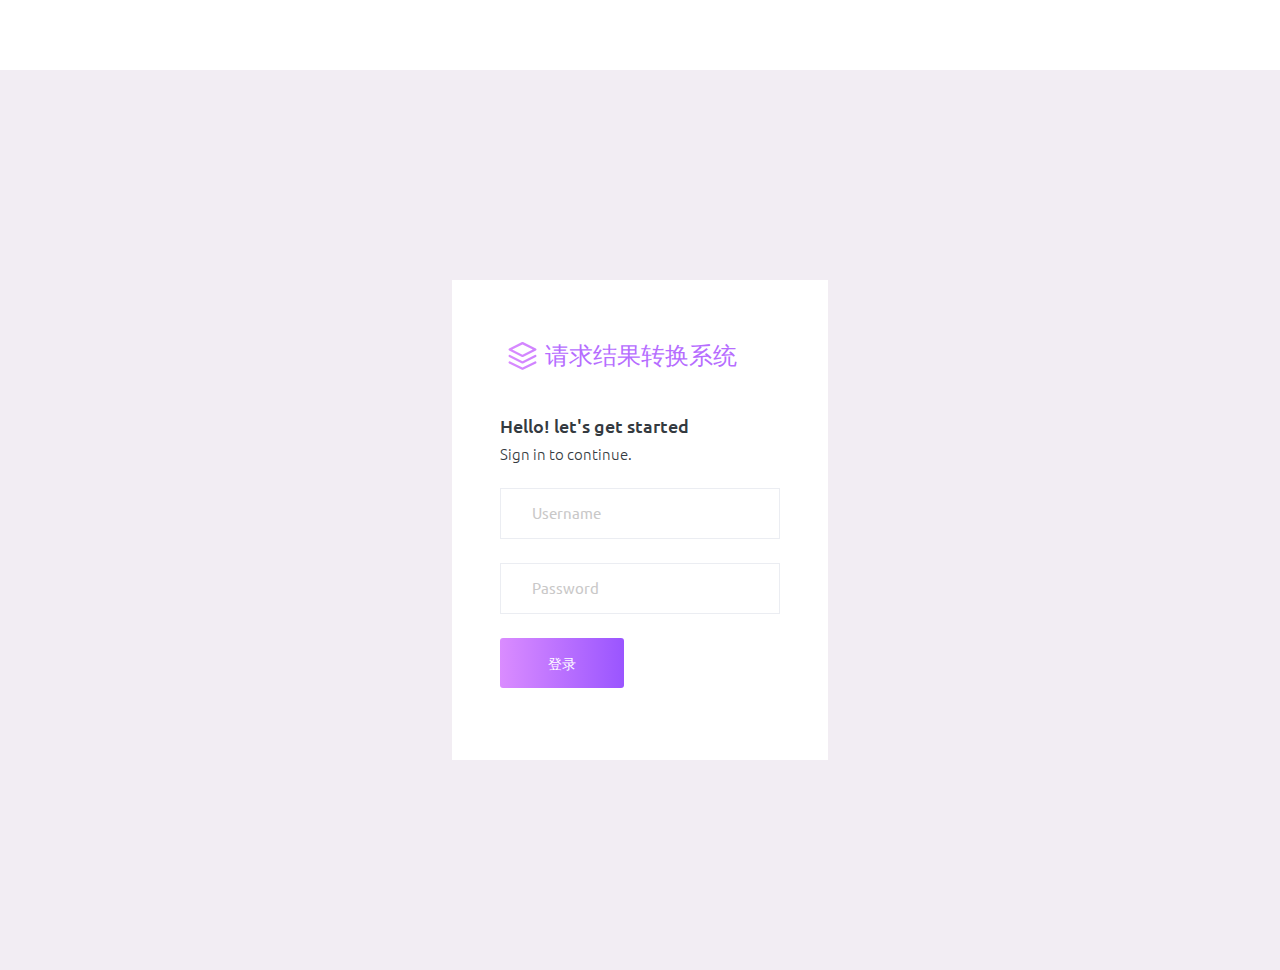
<file: static/resulttransformer/index.html>
<!DOCTYPE html>
<html lang="en">
  <head>
    <!-- Required meta tags -->
    <meta charset="utf-8">
    <meta name="viewport" content="width=device-width, initial-scale=1, shrink-to-fit=no">
    <title>Purple Admin</title>
    <!-- plugins:css -->
    <link rel="stylesheet" href="./assets/vendors/mdi/css/materialdesignicons.min.css">
    <link rel="stylesheet" href="./assets/vendors/css/vendor.bundle.base.css">
    <!-- endinject -->
    <!-- Plugin css for this page -->
    <!-- End plugin css for this page -->
    <!-- inject:css -->
    <!-- endinject -->
    <!-- Layout styles -->
    <link rel="stylesheet" href="./assets/css/style.css">
    <link rel="stylesheet" href="./assets/css/reward.css">
    <!-- End layout styles -->
    <link rel="shortcut icon" href="./assets/images/favicon.ico" />
  </head>
  <body>
    <div class="container-scroller">
      <div class="container-fluid page-body-wrapper full-page-wrapper">
        <div class="content-wrapper d-flex align-items-center auth">
          <div class="row flex-grow">
            <div class="col-lg-4 mx-auto">
              <div class="auth-form-light text-left p-5">
                <div class="brand-logo">
                  <img src="./assets/images/logo-mini.svg" />请求结果转换系统
                </div>
                <h4>Hello! let's get started</h4>
                <h6 class="font-weight-light">Sign in to continue.</h6>
                <form class="pt-3 needs-validation" novalidate>
                  <div class="form-group">
                    <input type="text" class="form-control form-control-lg" id="textUsername" placeholder="Username" required>
                    <div class="valid-feedback"></div>
                  </div>
                  <div class="form-group">
                    <input type="password" class="form-control form-control-lg" id="textPassword" placeholder="Password" required>
                    <div class="valid-feedback"></div>
                  </div>
                  <div class="mt-3 form-group">
                    <button type="button" class="btn btn-block btn-gradient-primary btn-lg font-weight-medium auth-form-btn" id="buttonSignin">登录</button>
                  </div>
                  <div>
                    <span class="bg-danger edit-tips badge rounded-pill">用户名、密码错误</span>
                  </div>
                  <!-- <div class="my-2 d-flex justify-content-between align-items-center">
                    <div class="form-check">
                      <label class="form-check-label text-muted">
                        <input type="checkbox" class="form-check-input"> Keep me signed in </label>
                    </div>
                    <a href="#" class="auth-link text-black">Forgot password?</a>
                  </div> -->
                </form>
              </div>
            </div>
          </div>
        </div>
        <!-- content-wrapper ends -->
      </div>
      <!-- page-body-wrapper ends -->
    </div>
    <!-- container-scroller -->
    <!-- plugins:js -->
    <script src="./assets/js/jquery.min.js" type="text/javascript"></script>
    <script src="./assets/js/reward/reward_common.js"></script>
    <script src="./assets/js/reward/api.js"></script>
    <script src="./assets/vendors/js/vendor.bundle.base.js"></script>
    <script src="./assets/js/jquery.cookie.js" type="text/javascript"></script>
    <!-- endinject -->
    <!-- Plugin js for this page -->
    <!-- End plugin js for this page -->
    <!-- inject:js -->
    <script src="./assets/js/off-canvas.js"></script>
    <script src="./assets/js/hoverable-collapse.js"></script>
    <script src="./assets/js/misc.js"></script>
    <!-- endinject -->
  </body>
</html>
</file>
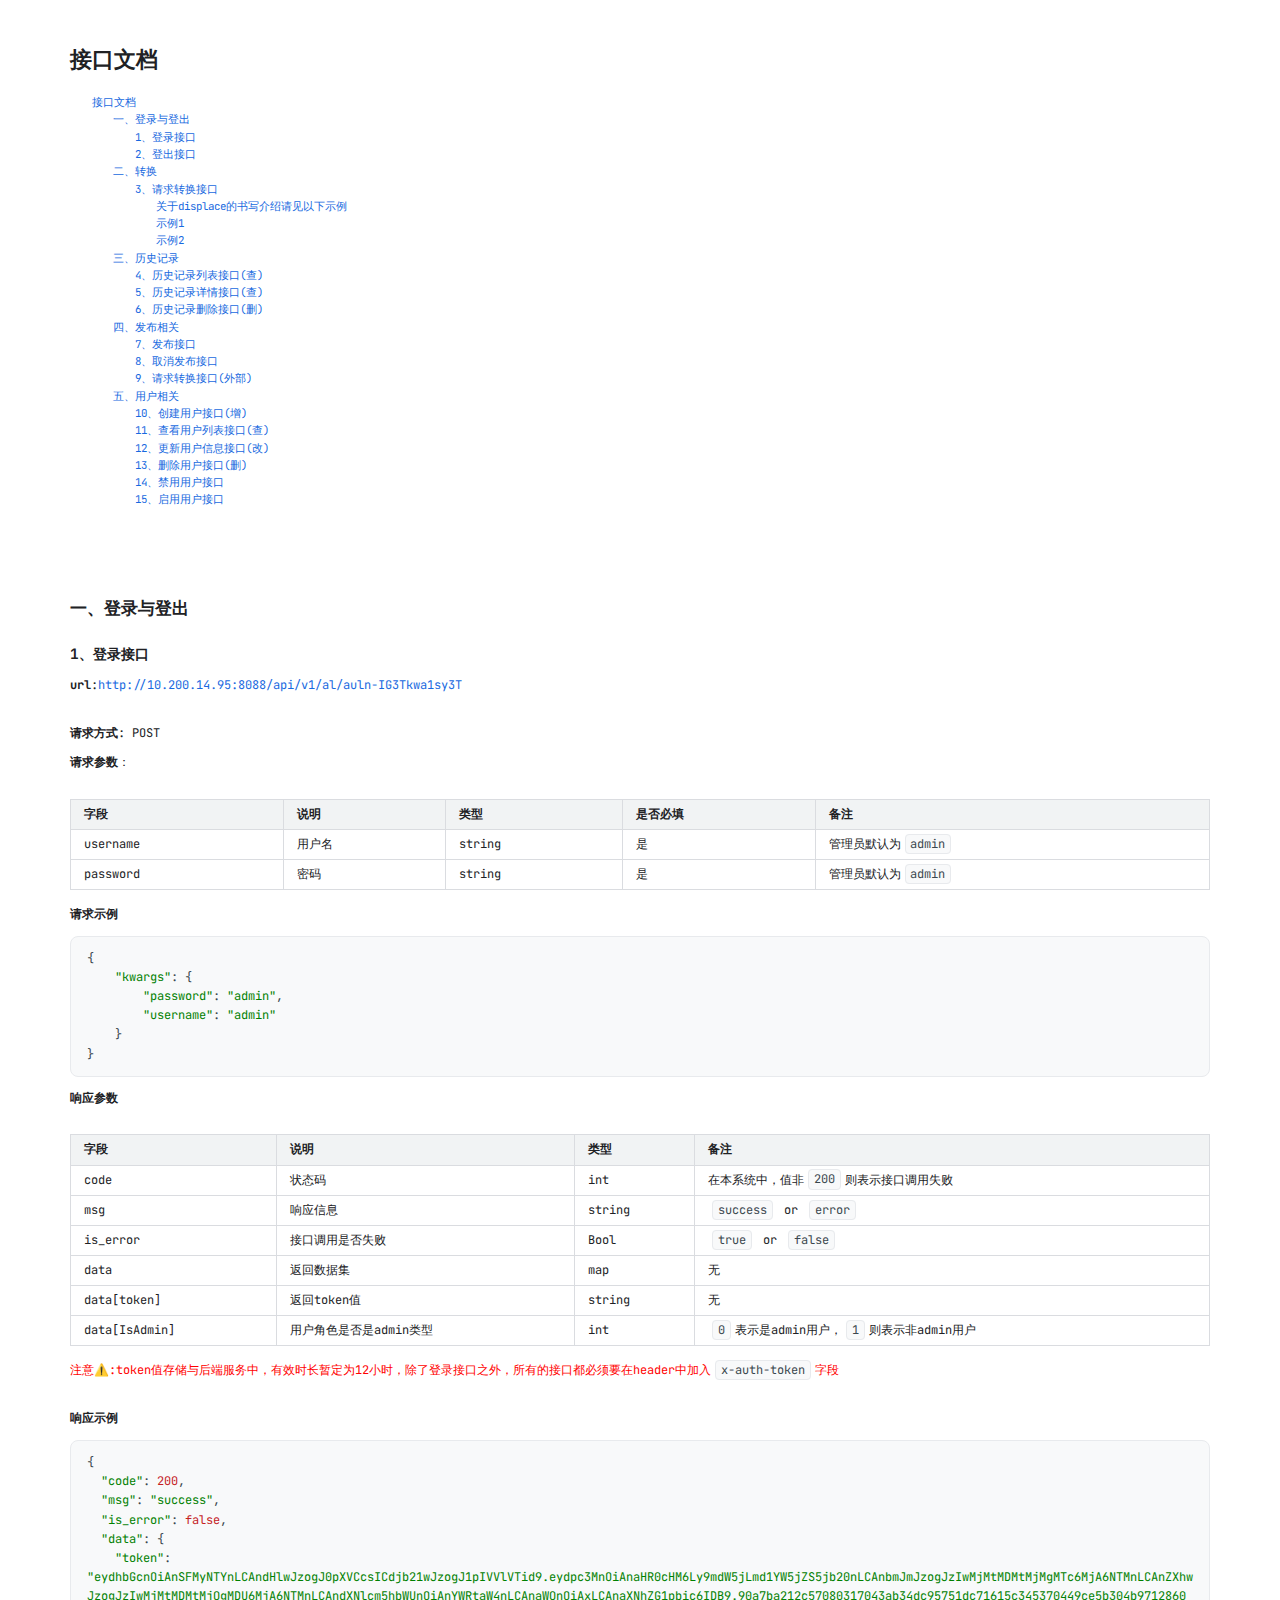
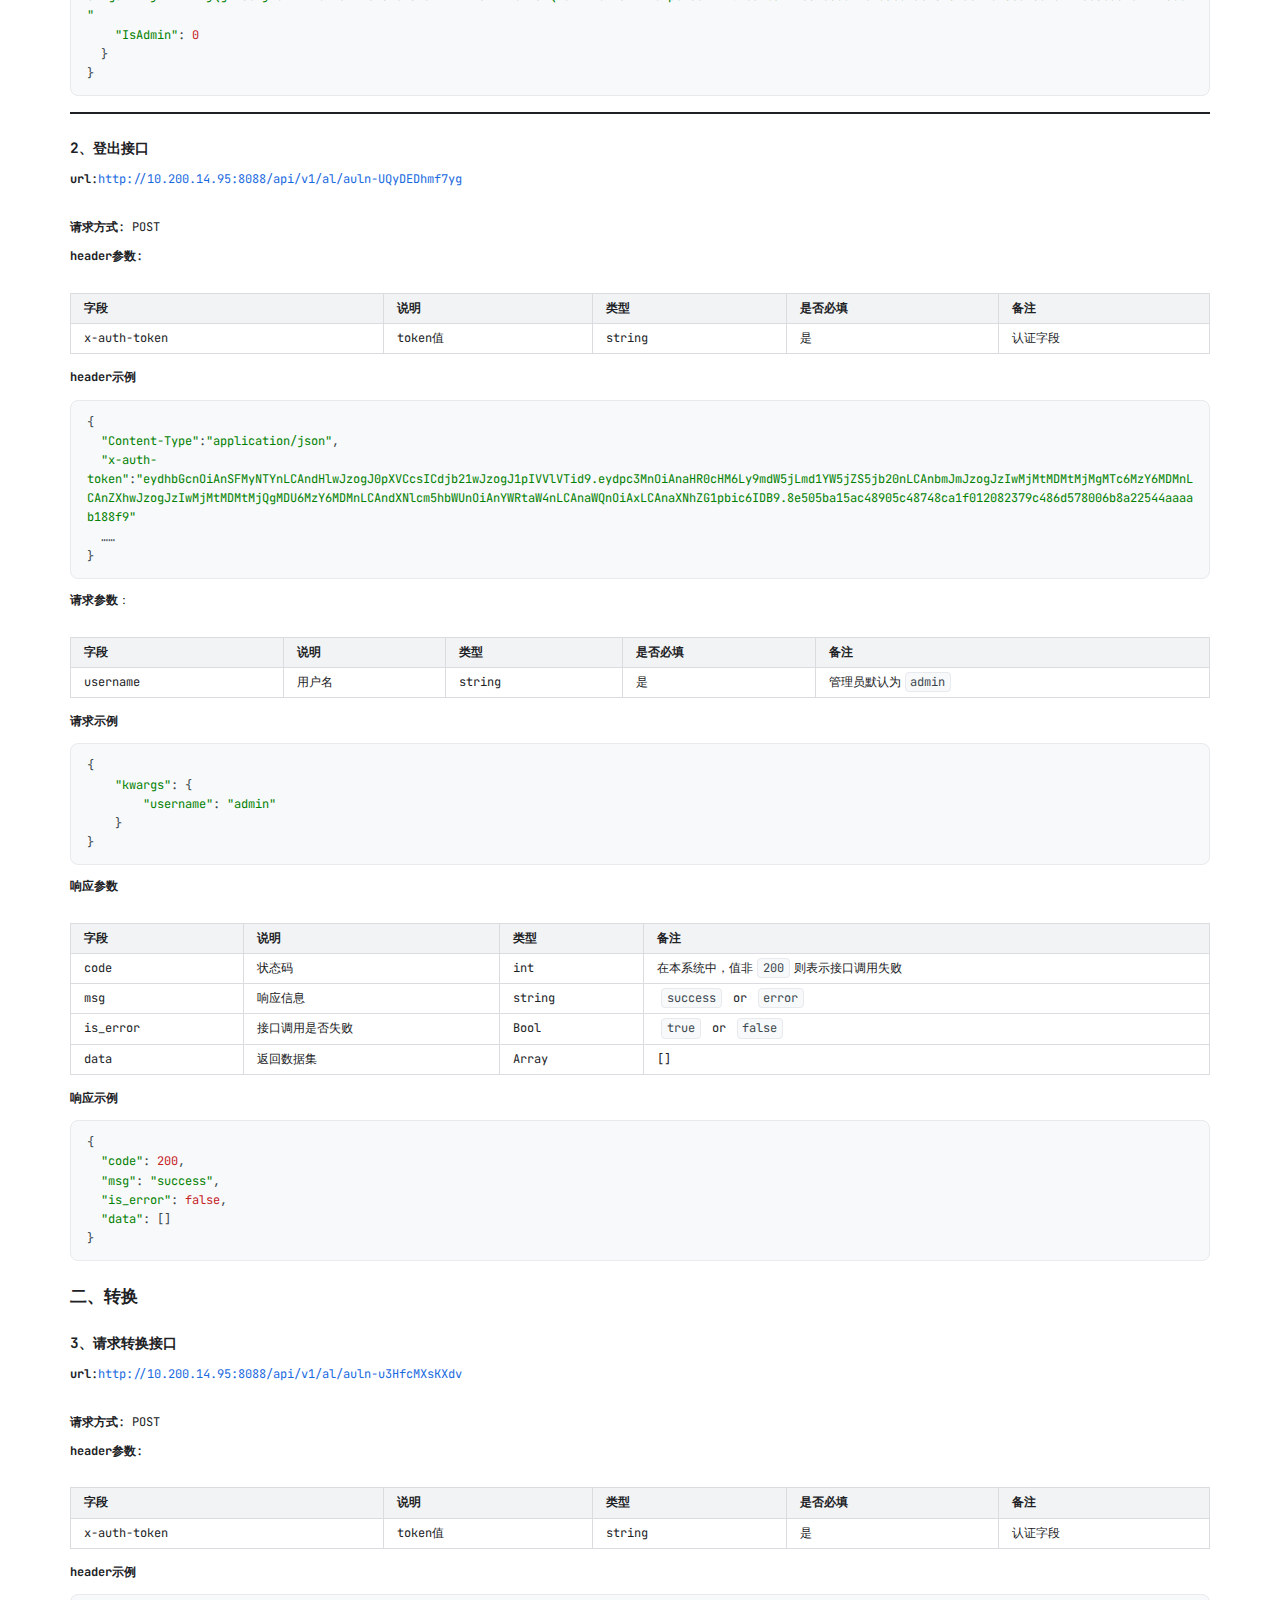
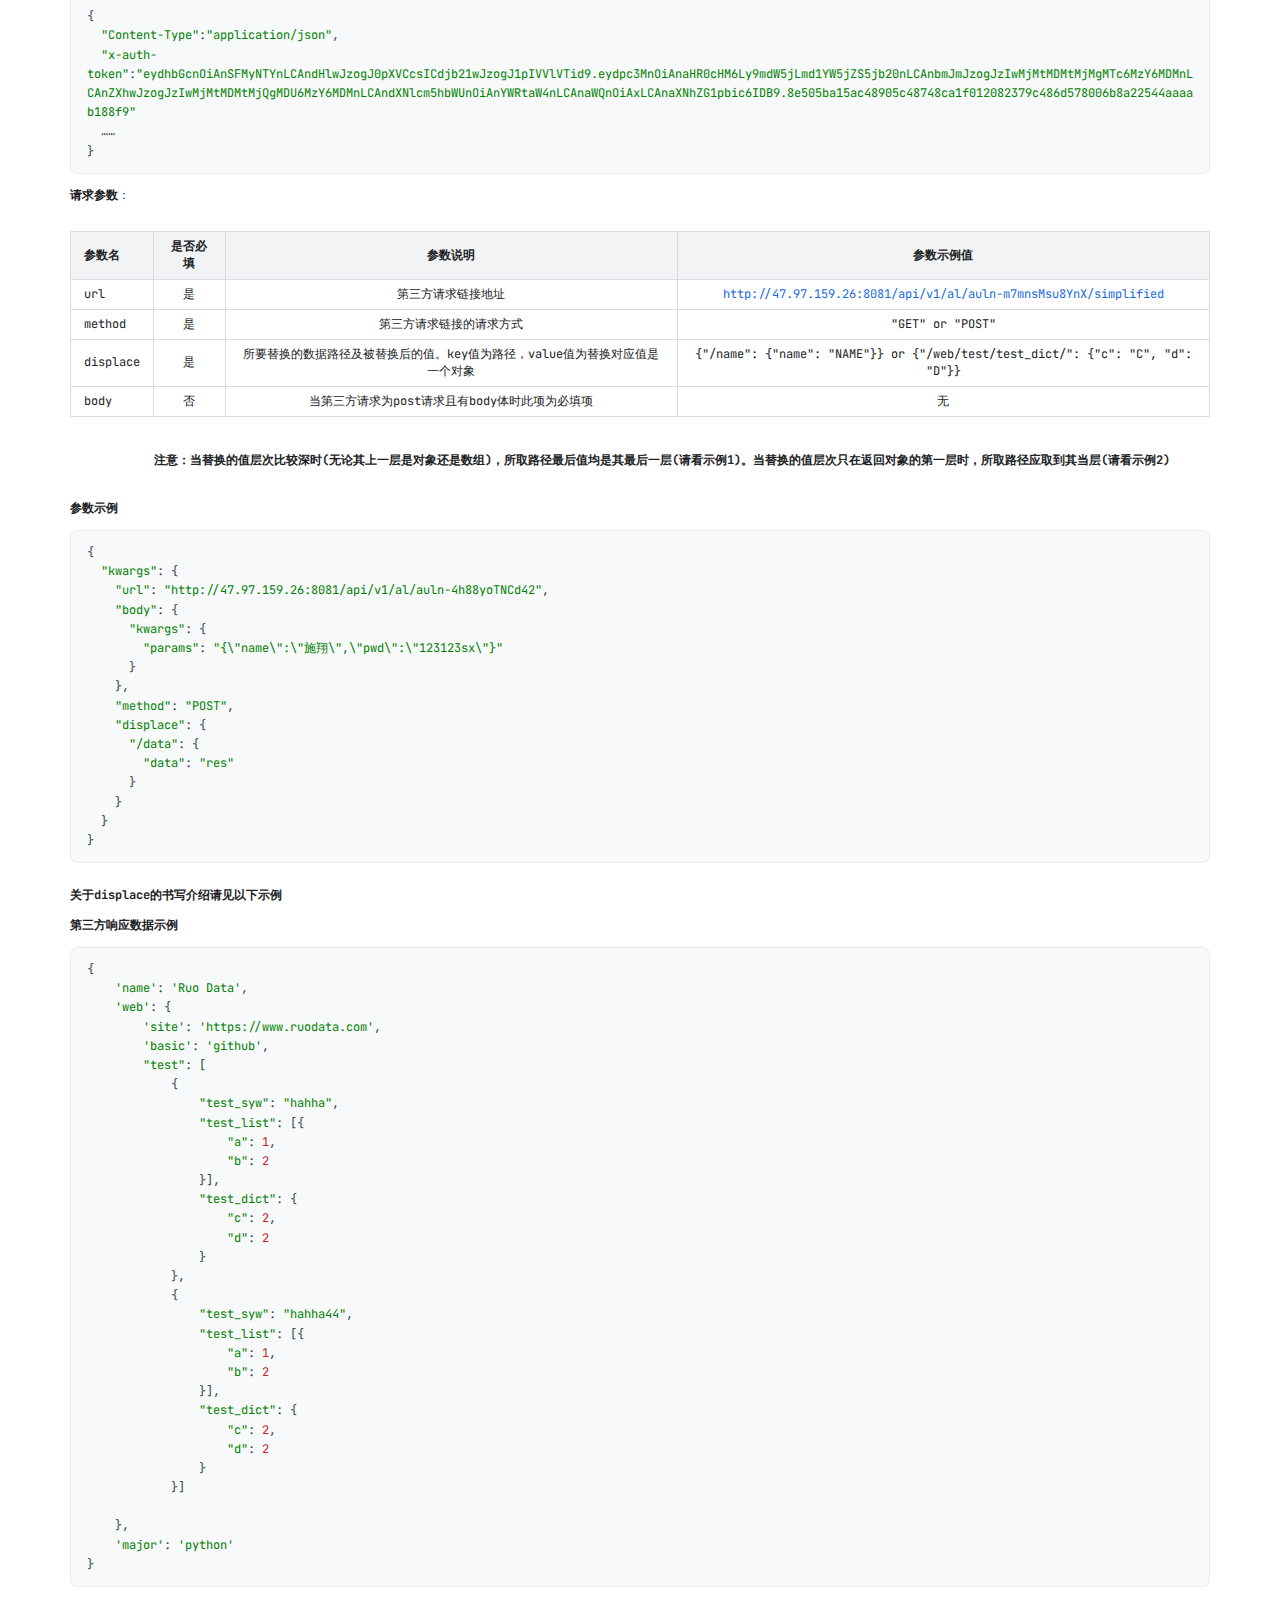
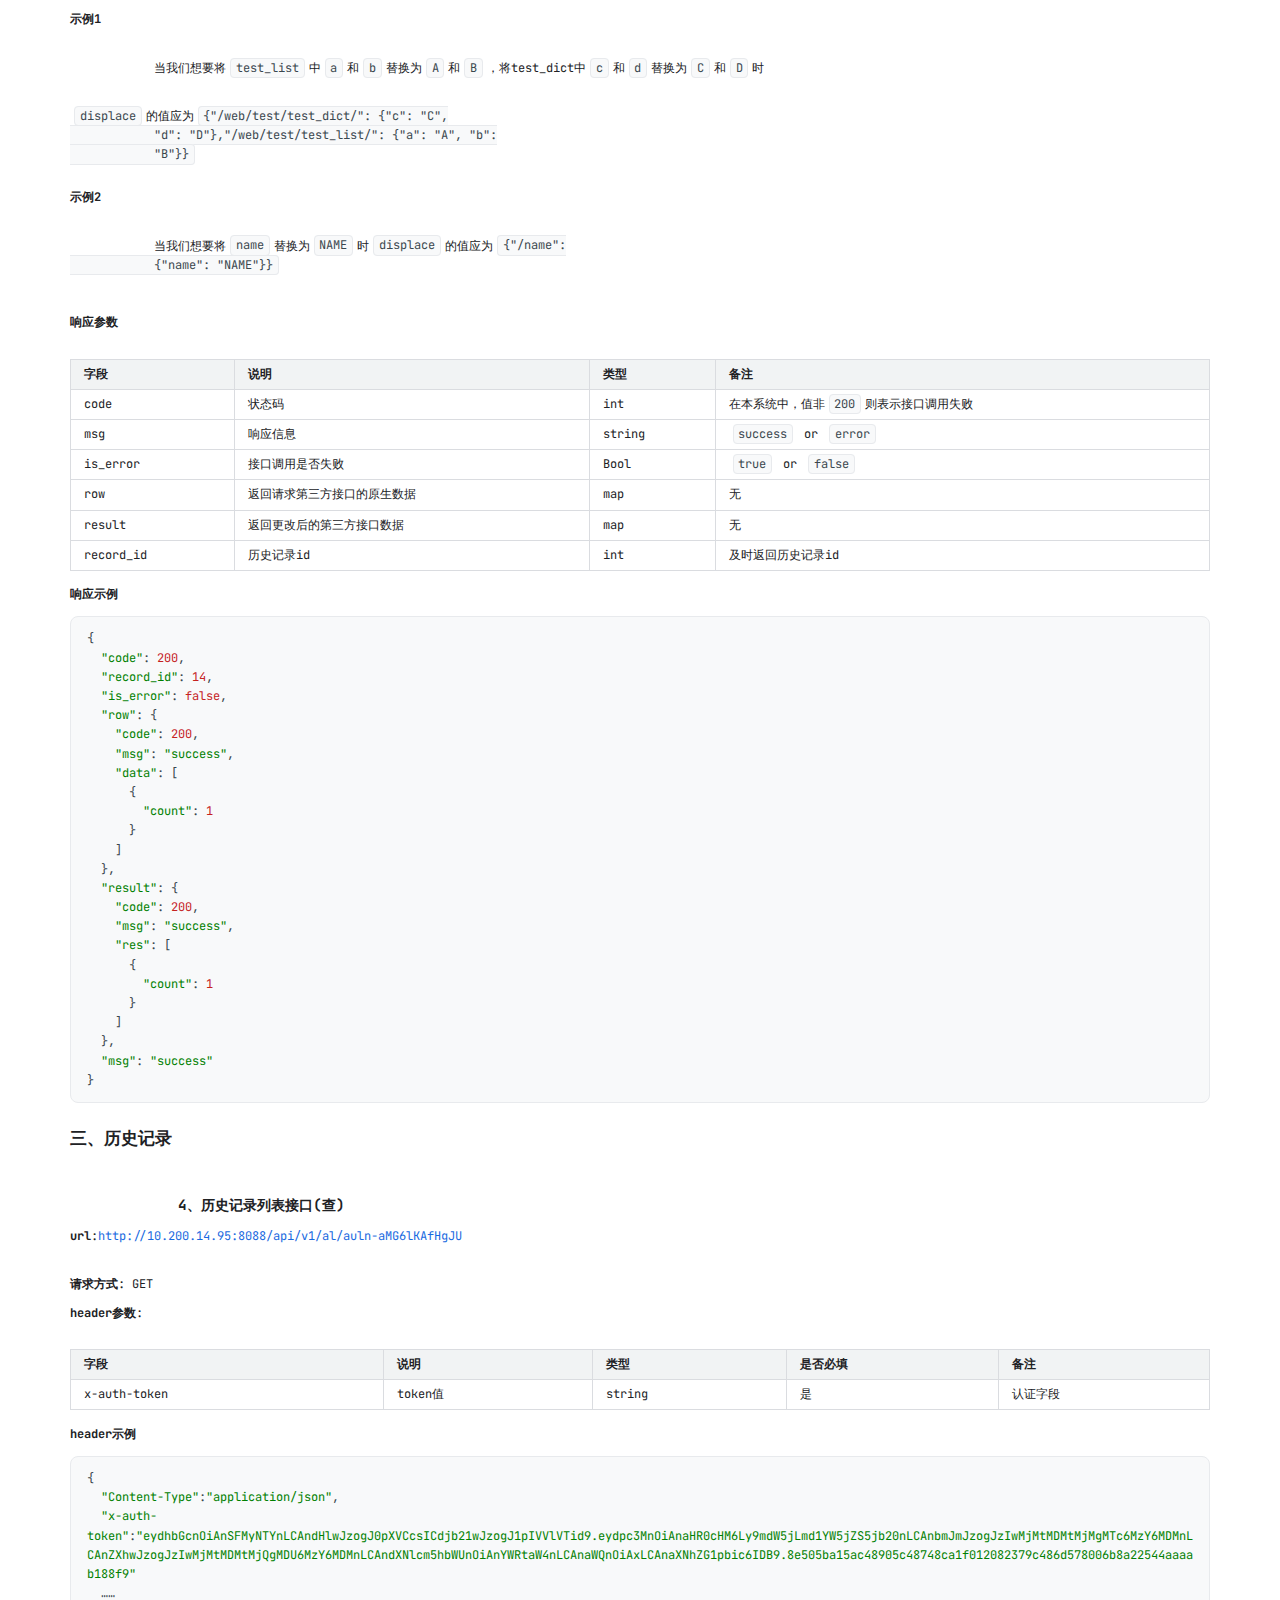
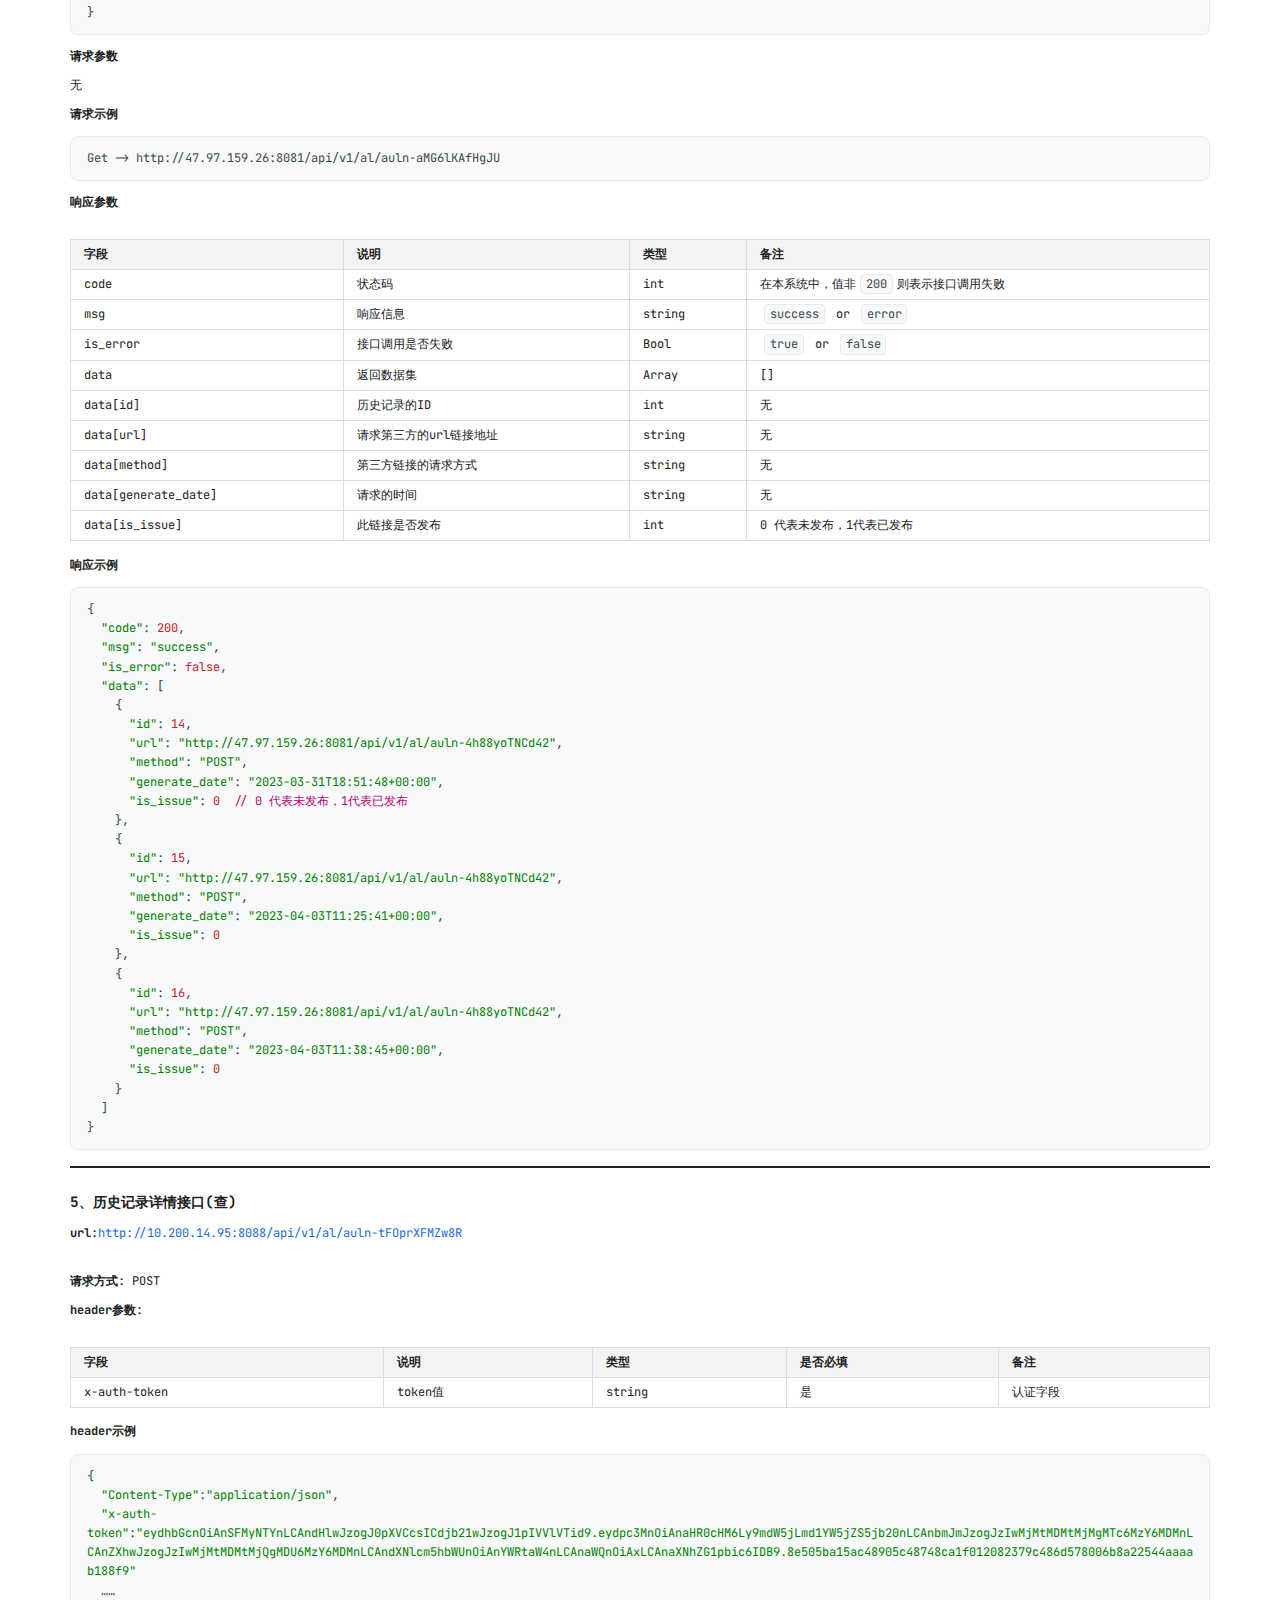
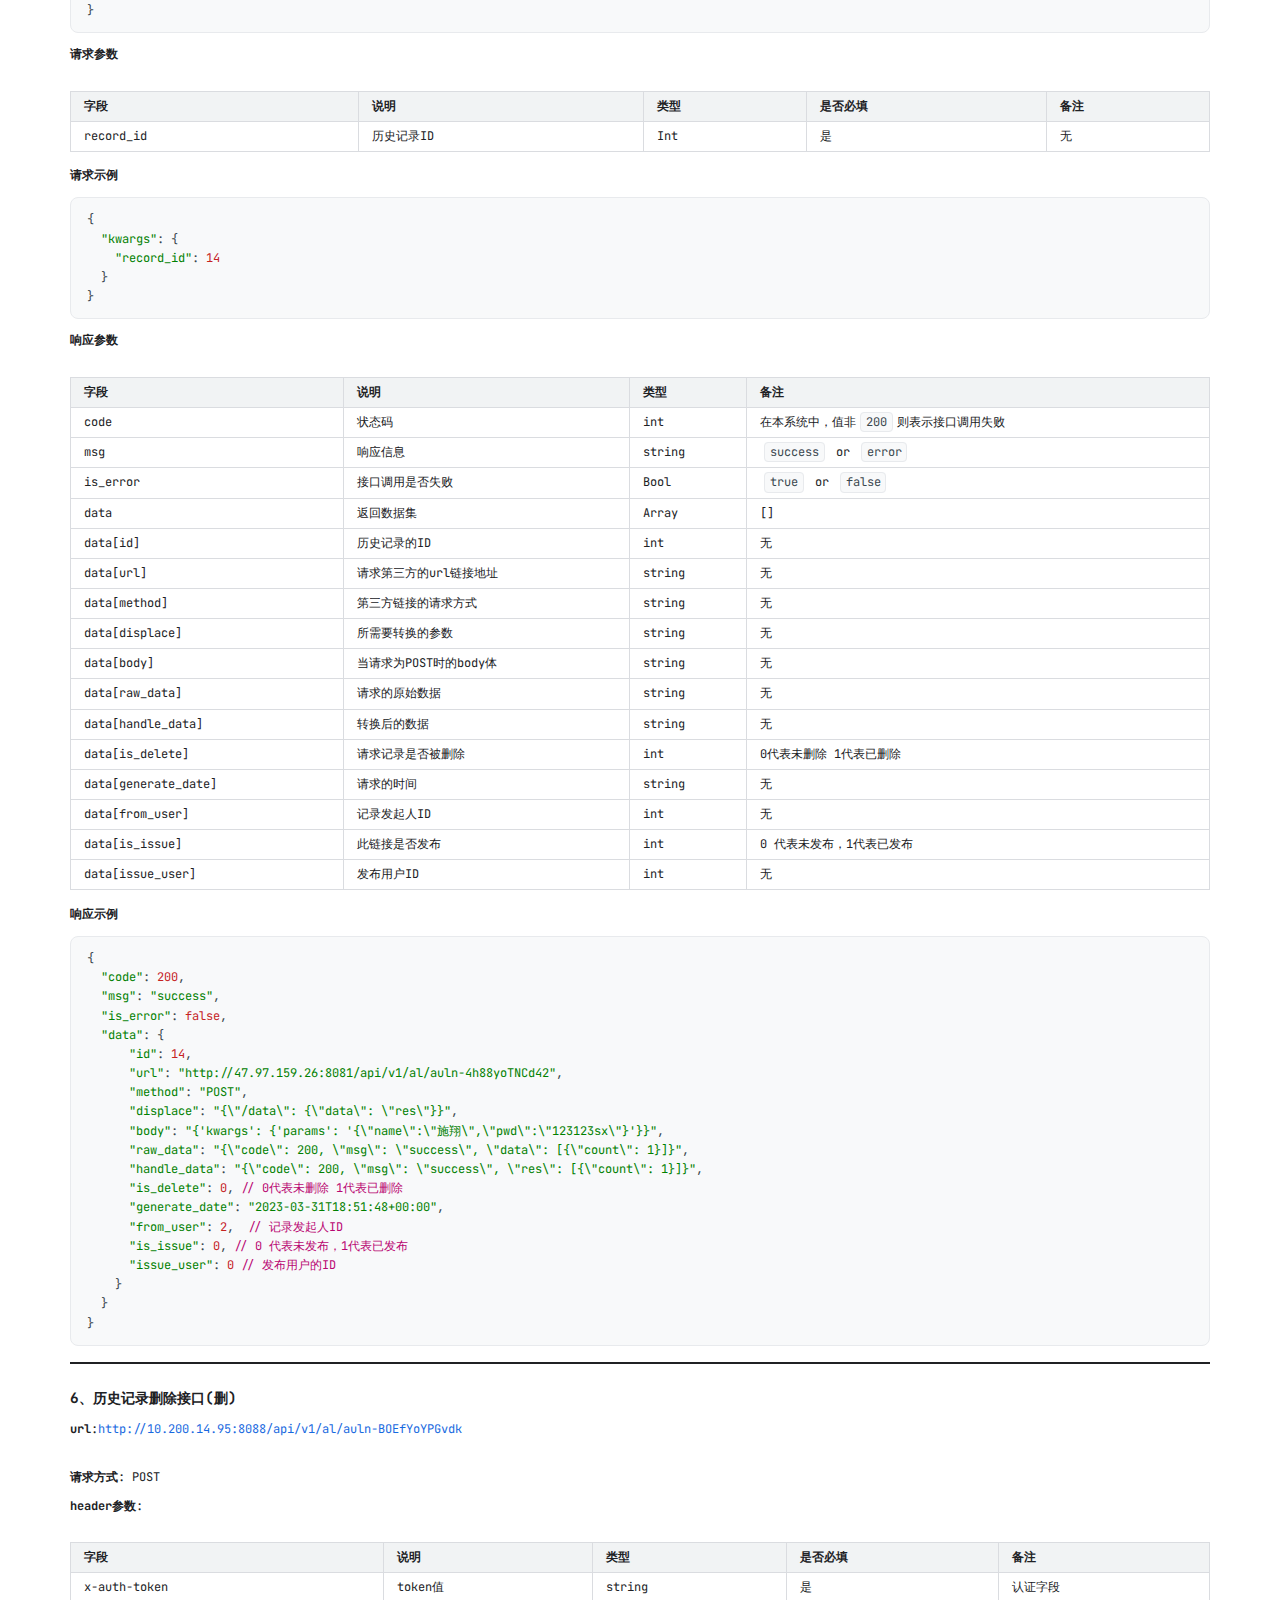
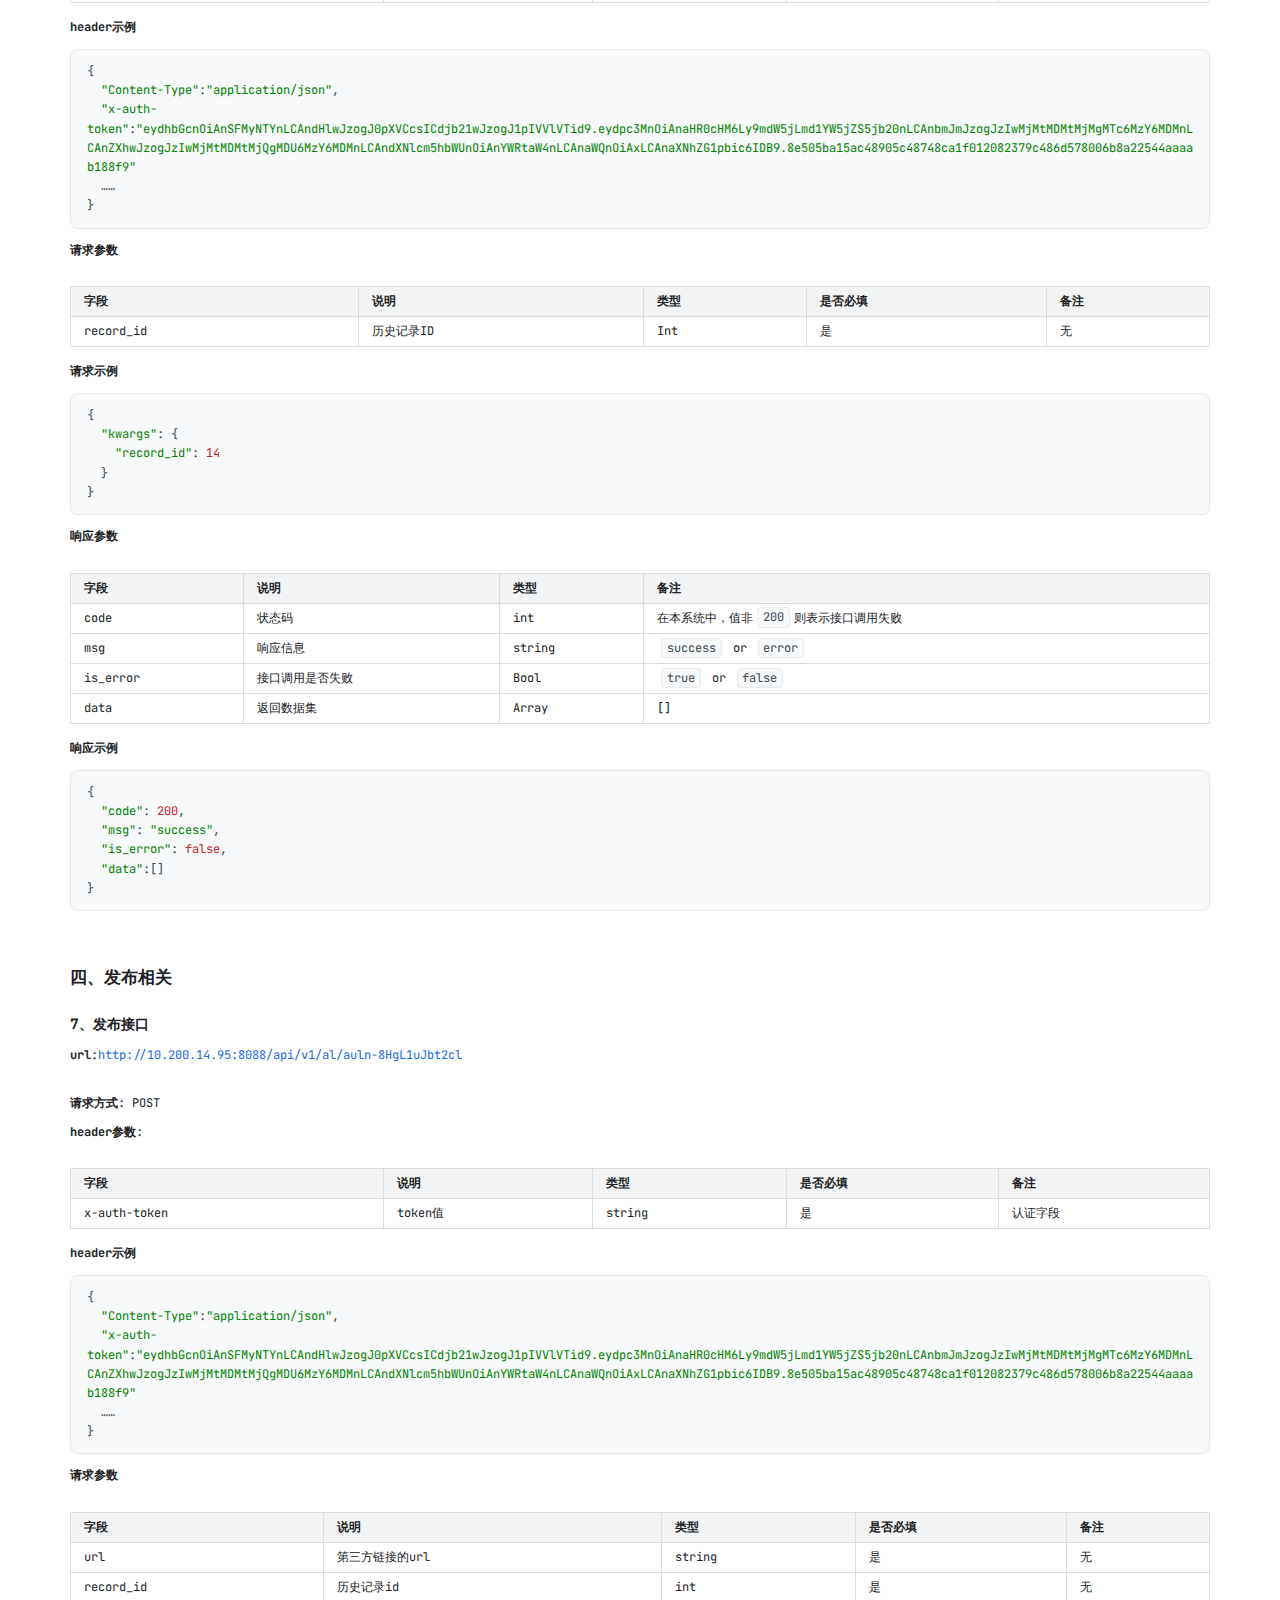
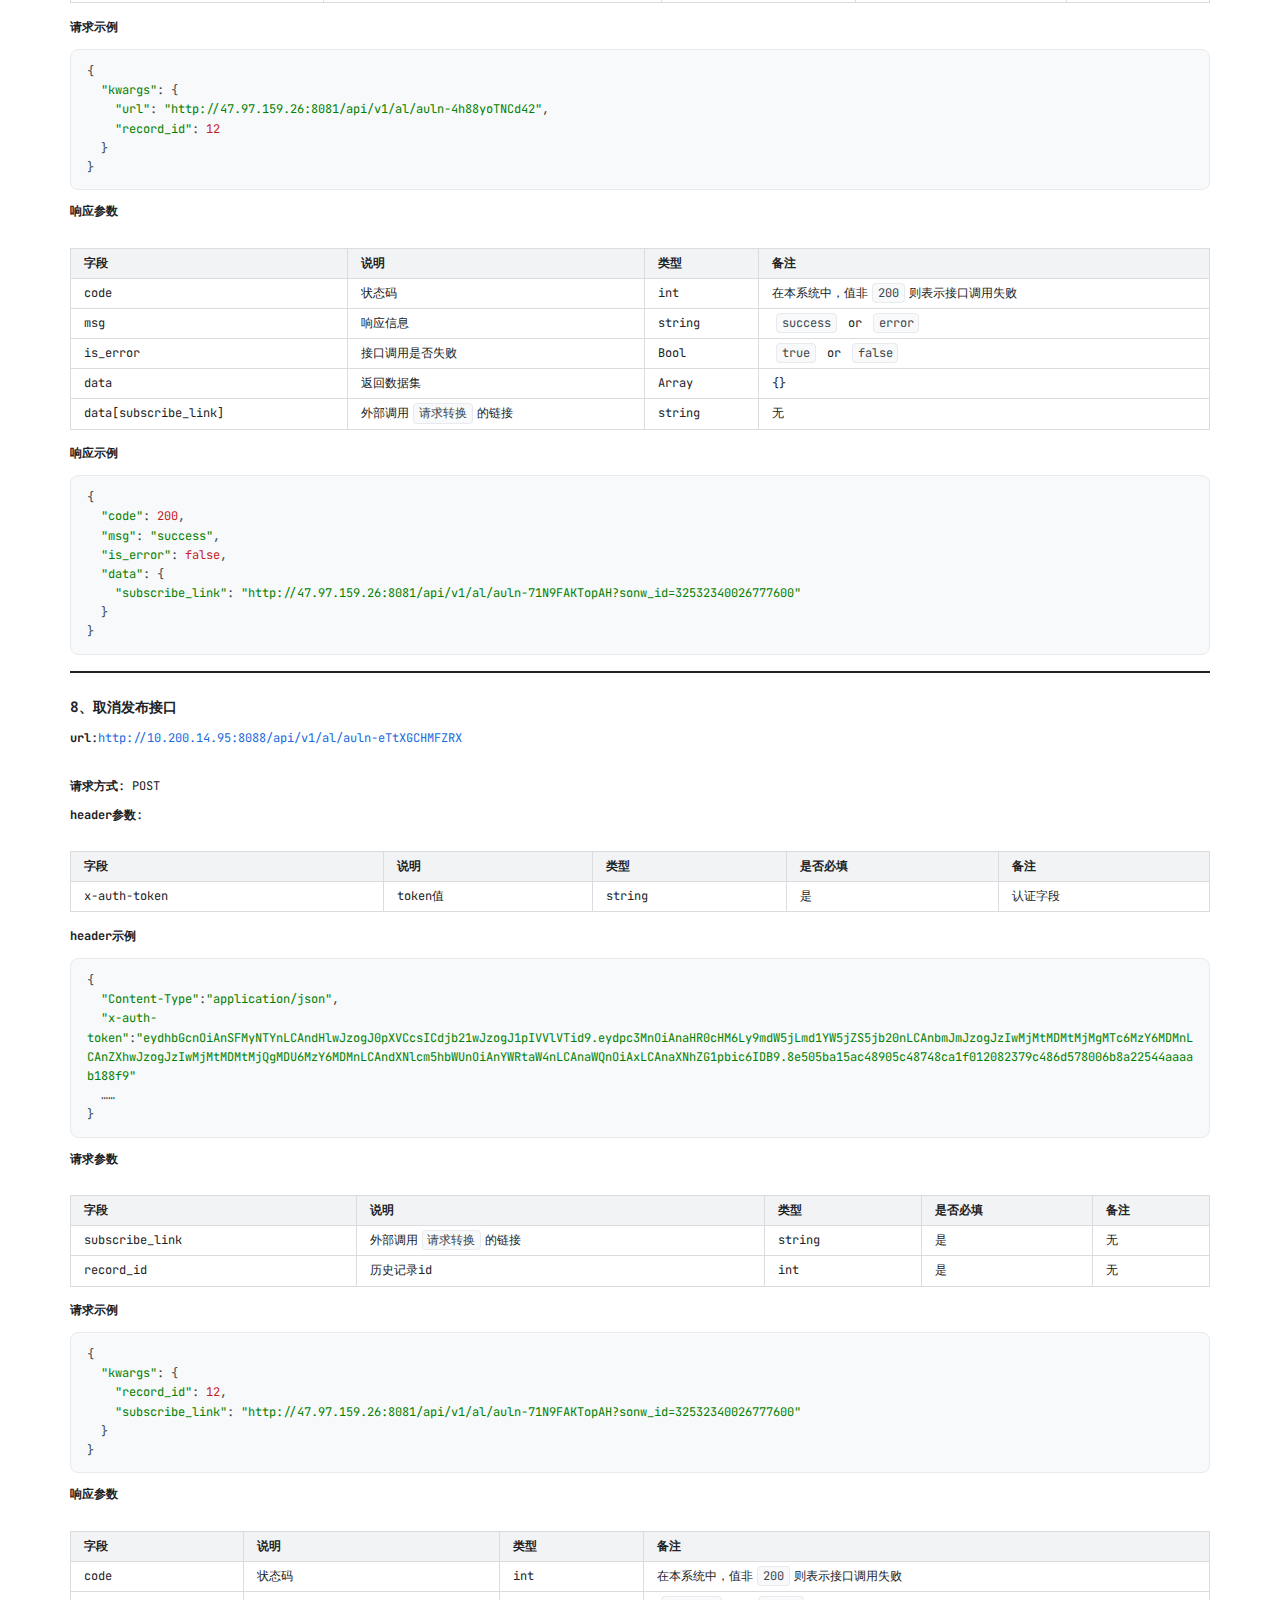
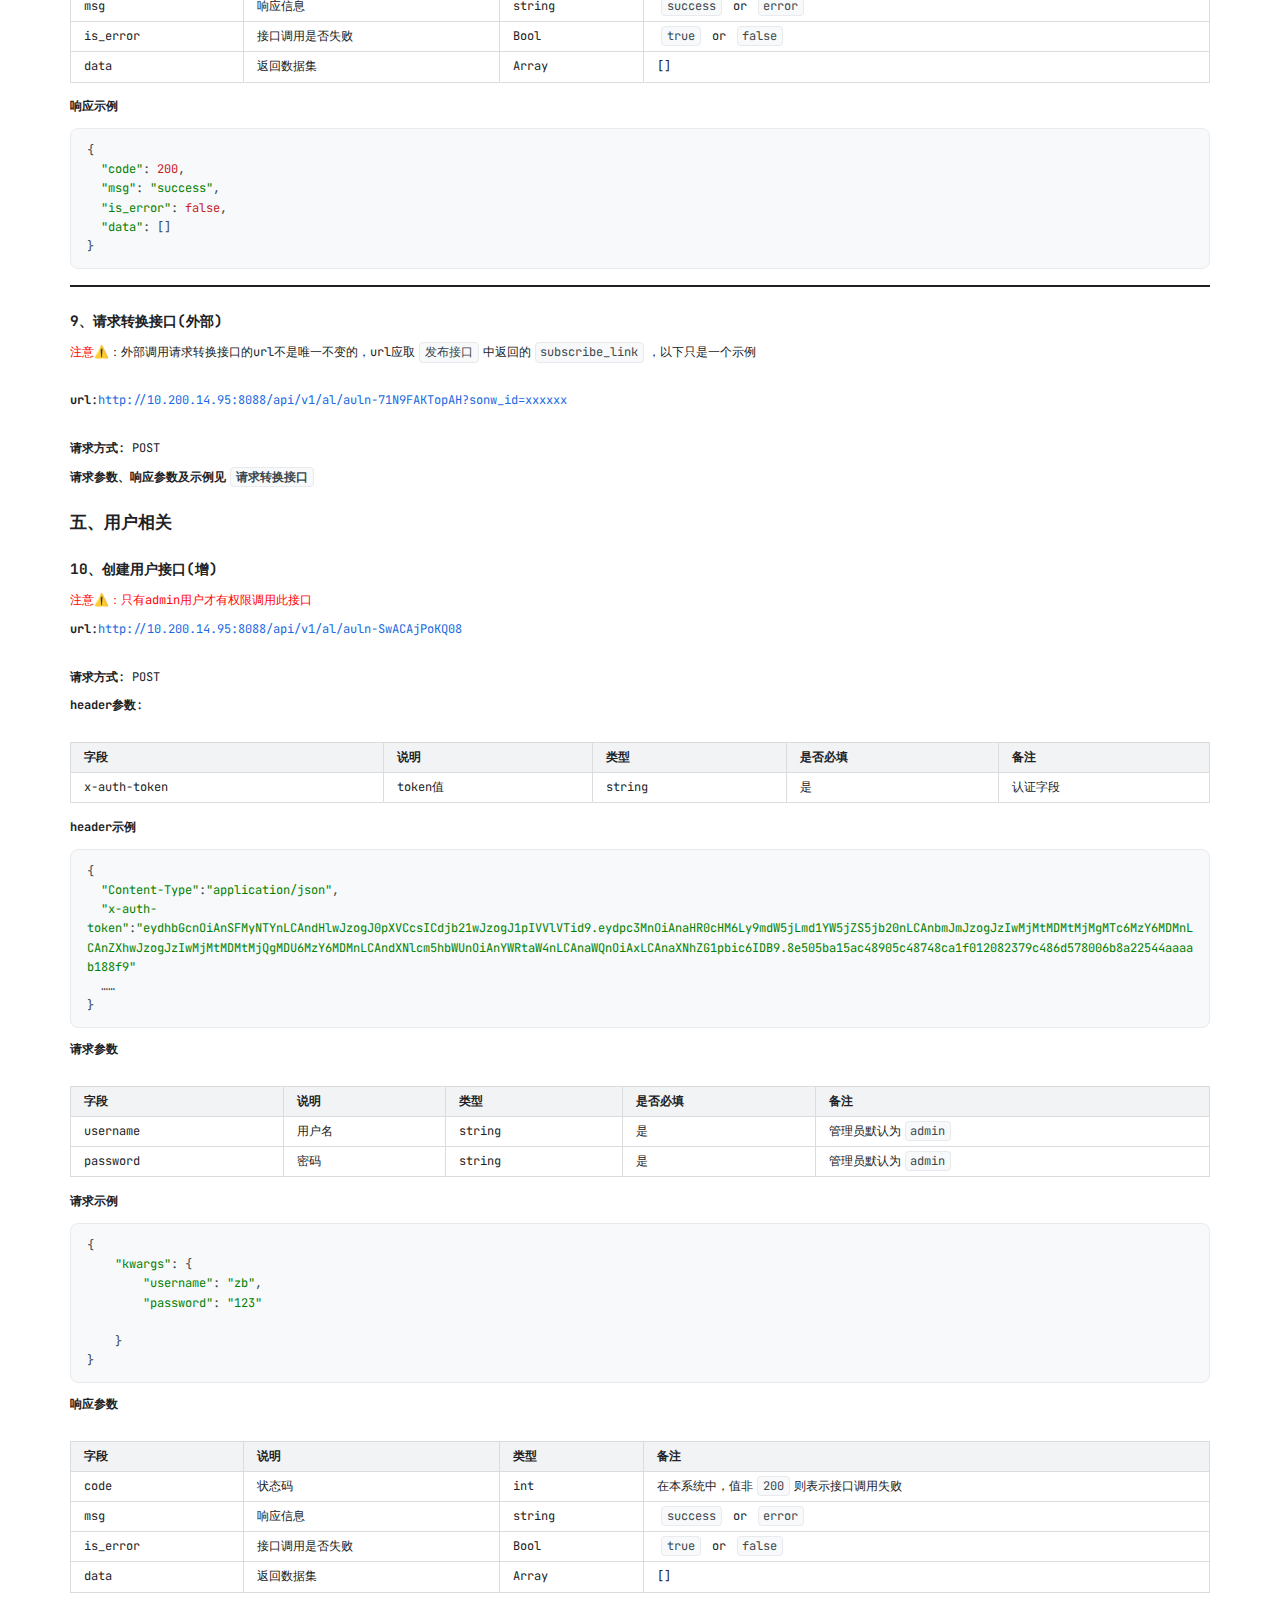
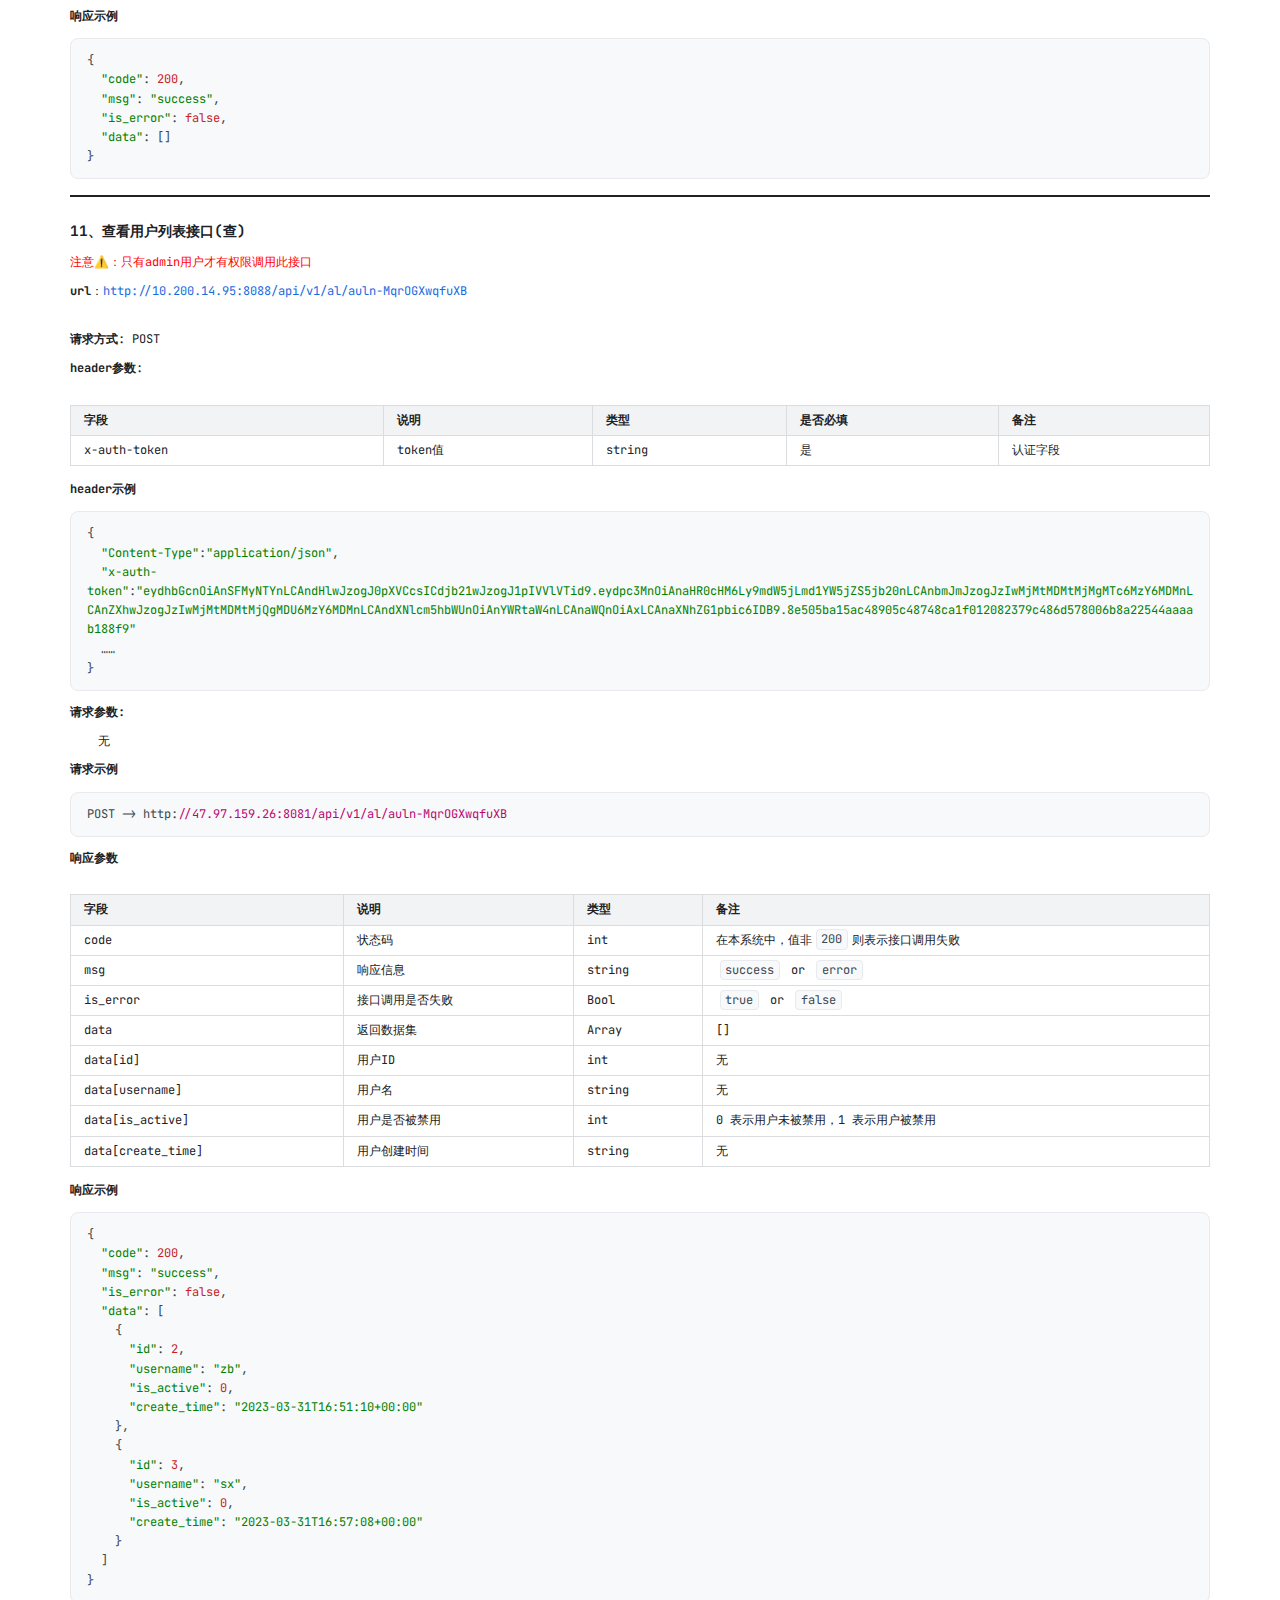
<file: static/resulttransformer/doc.html>
<!doctype html>
<html>
<head>
    <meta charset='UTF-8'>
    <meta name='viewport' content='width=device-width initial-scale=1'>

    <link href='https://fonts.googleapis.com/css2?family=JetBrains+Mono:ital,wght@0,400;0,700;1,400;1,700&display=swap'
          rel='stylesheet' type='text/css'/>
    <style type='text/css'>html {
        overflow-x: initial !important;
    }

    :root {
        --bg-color: #ffffff;
        --text-color: #333333;
        --select-text-bg-color: #B5D6FC;
        --select-text-font-color: auto;
        --monospace: "Lucida Console", Consolas, "Courier", monospace;
        --title-bar-height: 20px;
    }

    .mac-os-11 {
        --title-bar-height: 28px;
    }

    html {
        font-size: 14px;
        background-color: var(--bg-color);
        color: var(--text-color);
        font-family: "Helvetica Neue", Helvetica, Arial, sans-serif;
        -webkit-font-smoothing: antialiased;
    }

    h1, h2, h3, h4, h5 {
        white-space: pre-wrap;
    }

    body {
        margin: 0px;
        padding: 0px;
        height: auto;
        inset: 0px;
        font-size: 1rem;
        line-height: 1.428571;
        overflow-x: hidden;
        background: inherit;
        tab-size: 4;
    }

    iframe {
        margin: auto;
    }

    a.url {
        word-break: break-all;
    }

    a:active, a:hover {
        outline: 0px;
    }

    .in-text-selection, ::selection {
        text-shadow: none;
        background: var(--select-text-bg-color);
        color: var(--select-text-font-color);
    }

    #write {
        margin: 0px auto;
        height: auto;
        width: inherit;
        word-break: normal;
        overflow-wrap: break-word;
        position: relative;
        white-space: normal;
        overflow-x: visible;
        padding-top: 36px;
    }

    #write.first-line-indent p {
        text-indent: 2em;
    }

    #write.first-line-indent li p, #write.first-line-indent p * {
        text-indent: 0px;
    }

    #write.first-line-indent li {
        margin-left: 2em;
    }

    .for-image #write {
        padding-left: 8px;
        padding-right: 8px;
    }

    body.typora-export {
        padding-left: 30px;
        padding-right: 30px;
    }

    .typora-export .footnote-line, .typora-export li, .typora-export p {
        white-space: pre-wrap;
    }

    .typora-export .task-list-item input {
        pointer-events: none;
    }

    @media screen and (max-width: 500px) {
        body.typora-export {
            padding-left: 0px;
            padding-right: 0px;
        }

        #write {
            padding-left: 20px;
            padding-right: 20px;
        }
    }

    #write li > figure:last-child {
        margin-bottom: 0.5rem;
    }

    #write ol, #write ul {
        position: relative;
    }

    img {
        max-width: 100%;
        vertical-align: middle;
        image-orientation: from-image;
    }

    button, input, select, textarea {
        color: inherit;
        font-style: inherit;
        font-variant-caps: inherit;
        font-weight: inherit;
        font-stretch: inherit;
        font-size: inherit;
        line-height: inherit;
        font-family: inherit;
        font-size-adjust: inherit;
        font-kerning: inherit;
        font-variant-alternates: inherit;
        font-variant-ligatures: inherit;
        font-variant-numeric: inherit;
        font-variant-east-asian: inherit;
        font-variant-position: inherit;
        font-feature-settings: inherit;
        font-optical-sizing: inherit;
        font-variation-settings: inherit;
    }

    input[type="checkbox"], input[type="radio"] {
        line-height: normal;
        padding: 0px;
    }

    *, ::after, ::before {
        box-sizing: border-box;
    }

    #write h1, #write h2, #write h3, #write h4, #write h5, #write h6, #write p, #write pre {
        width: inherit;
    }

    #write h1, #write h2, #write h3, #write h4, #write h5, #write h6, #write p {
        position: relative;
    }

    p {
        line-height: inherit;
    }

    h1, h2, h3, h4, h5, h6 {
        break-after: avoid-page;
        break-inside: avoid;
        orphans: 4;
    }

    p {
        orphans: 4;
    }

    h1 {
        font-size: 2rem;
    }

    h2 {
        font-size: 1.8rem;
    }

    h3 {
        font-size: 1.6rem;
    }

    h4 {
        font-size: 1.4rem;
    }

    h5 {
        font-size: 1.2rem;
    }

    h6 {
        font-size: 1rem;
    }

    .md-math-block, .md-rawblock, h1, h2, h3, h4, h5, h6, p {
        margin-top: 1rem;
        margin-bottom: 1rem;
    }

    .hidden {
        display: none;
    }

    .md-blockmeta {
        color: rgb(204, 204, 204);
        font-weight: 700;
        font-style: italic;
    }

    a {
        cursor: pointer;
    }

    sup.md-footnote {
        padding: 2px 4px;
        background-color: rgba(238, 238, 238, 0.7);
        color: rgb(85, 85, 85);
        border-radius: 4px;
        cursor: pointer;
    }

    sup.md-footnote a, sup.md-footnote a:hover {
        color: inherit;
        text-transform: inherit;
        text-decoration: inherit;
    }

    #write input[type="checkbox"] {
        cursor: pointer;
        width: inherit;
        height: inherit;
    }

    figure {
        overflow-x: auto;
        margin: 1.2em 0px;
        max-width: calc(100% + 16px);
        padding: 0px;
    }

    figure > table {
        margin: 0px;
    }

    thead, tr {
        break-inside: avoid;
        break-after: auto;
    }

    thead {
        display: table-header-group;
    }

    table {
        border-collapse: collapse;
        border-spacing: 0px;
        width: 100%;
        overflow: auto;
        break-inside: auto;
        text-align: left;
    }

    table.md-table td {
        min-width: 32px;
    }

    .CodeMirror-gutters {
        border-right-width: 0px;
        border-right-style: none;
        border-right-color: currentcolor;
        background-color: inherit;
    }

    .CodeMirror-linenumber {
        -webkit-user-select: none;
    }

    .CodeMirror {
        text-align: left;
    }

    .CodeMirror-placeholder {
        opacity: 0.3;
    }

    .CodeMirror pre {
        padding: 0px 4px;
    }

    .CodeMirror-lines {
        padding: 0px;
    }

    div.hr:focus {
        cursor: none;
    }

    #write pre {
        white-space: pre-wrap;
    }

    #write.fences-no-line-wrapping pre {
        white-space: pre;
    }

    #write pre.ty-contain-cm {
        white-space: normal;
    }

    .CodeMirror-gutters {
        margin-right: 4px;
    }

    .md-fences {
        font-size: 0.9rem;
        display: block;
        break-inside: avoid;
        text-align: left;
        overflow: visible;
        white-space: pre;
        background: inherit;
        position: relative !important;
    }

    .md-fences-adv-panel {
        width: 100%;
        margin-top: 10px;
        text-align: center;
        padding-top: 0px;
        padding-bottom: 8px;
        overflow-x: auto;
    }

    #write .md-fences.mock-cm {
        white-space: pre-wrap;
    }

    .md-fences.md-fences-with-lineno {
        padding-left: 0px;
    }

    #write.fences-no-line-wrapping .md-fences.mock-cm {
        white-space: pre;
        overflow-x: auto;
    }

    .md-fences.mock-cm.md-fences-with-lineno {
        padding-left: 8px;
    }

    .CodeMirror-line, twitterwidget {
        break-inside: avoid;
    }

    svg {
        break-inside: avoid;
    }

    .footnotes {
        opacity: 0.8;
        font-size: 0.9rem;
        margin-top: 1em;
        margin-bottom: 1em;
    }

    .footnotes + .footnotes {
        margin-top: 0px;
    }

    .md-reset {
        margin: 0px;
        padding: 0px;
        border: 0px;
        outline: 0px;
        vertical-align: top;
        background: 0px 0px;
        text-decoration: none;
        text-shadow: none;
        float: none;
        position: static;
        width: auto;
        height: auto;
        white-space: nowrap;
        cursor: inherit;
        line-height: normal;
        font-weight: 400;
        text-align: left;
        box-sizing: content-box;
        direction: ltr;
    }

    li div {
        padding-top: 0px;
    }

    blockquote {
        margin: 1rem 0px;
    }

    li .mathjax-block, li p {
        margin: 0.5rem 0px;
    }

    li blockquote {
        margin: 1rem 0px;
    }

    li {
        margin: 0px;
        position: relative;
    }

    blockquote > :last-child {
        margin-bottom: 0px;
    }

    blockquote > :first-child, li > :first-child {
        margin-top: 0px;
    }

    .footnotes-area {
        color: rgb(136, 136, 136);
        margin-top: 0.714rem;
        padding-bottom: 0.143rem;
        white-space: normal;
    }

    #write .footnote-line {
        white-space: pre-wrap;
    }

    @media print {
        body, html {
            border: 1px solid transparent;
            height: 99%;
            break-after: avoid;
            break-before: avoid;
            font-variant-ligatures: no-common-ligatures;
        }

        #write {
            margin-top: 0px;
            border-color: transparent !important;
            padding-top: 0px !important;
            padding-bottom: 0px !important;
        }

        .typora-export * {
            print-color-adjust: exact;
        }

        .typora-export #write {
            break-after: avoid;
        }

        .typora-export #write::after {
            height: 0px;
        }

        .is-mac table {
            break-inside: avoid;
        }

        #write > p:nth-child(1) {
            margin-top: 0px;
        }

        .typora-export-show-outline .typora-export-sidebar {
            display: none;
        }

        figure {
            overflow-x: visible;
        }
    }

    .footnote-line {
        margin-top: 0.714em;
        font-size: 0.7em;
    }

    a img, img a {
        cursor: pointer;
    }

    pre.md-meta-block {
        font-size: 0.8rem;
        min-height: 0.8rem;
        white-space: pre-wrap;
        background: rgb(204, 204, 204);
        display: block;
        overflow-x: hidden;
    }

    p > .md-image:only-child:not(.md-img-error) img, p > img:only-child {
        display: block;
        margin: auto;
    }

    #write.first-line-indent p > .md-image:only-child:not(.md-img-error) img {
        left: -2em;
        position: relative;
    }

    p > .md-image:only-child {
        display: inline-block;
        width: 100%;
    }

    #write .MathJax_Display {
        margin: 0.8em 0px 0px;
    }

    .md-math-block {
        width: 100%;
    }

    .md-math-block:not(:empty)::after {
        display: none;
    }

    .MathJax_ref {
        fill: currentcolor;
    }

    [contenteditable="true"]:active, [contenteditable="true"]:focus, [contenteditable="false"]:active, [contenteditable="false"]:focus {
        outline: 0px;
        box-shadow: none;
    }

    .md-task-list-item {
        position: relative;
        list-style-type: none;
    }

    .task-list-item.md-task-list-item {
        padding-left: 0px;
    }

    .md-task-list-item > input {
        position: absolute;
        top: 0px;
        left: 0px;
        margin-left: -1.2em;
        margin-top: calc(1em - 10px);
        border: medium;
    }

    .math {
        font-size: 1rem;
    }

    .md-toc {
        min-height: 3.58rem;
        position: relative;
        font-size: 0.9rem;
        border-radius: 10px;
    }

    .md-toc-content {
        position: relative;
        margin-left: 0px;
    }

    .md-toc-content::after, .md-toc::after {
        display: none;
    }

    .md-toc-item {
        display: block;
        color: rgb(65, 131, 196);
    }

    .md-toc-item a {
        text-decoration: none;
    }

    .md-toc-inner:hover {
        text-decoration: underline;
    }

    .md-toc-inner {
        display: inline-block;
        cursor: pointer;
    }

    .md-toc-h1 .md-toc-inner {
        margin-left: 0px;
        font-weight: 700;
    }

    .md-toc-h2 .md-toc-inner {
        margin-left: 2em;
    }

    .md-toc-h3 .md-toc-inner {
        margin-left: 4em;
    }

    .md-toc-h4 .md-toc-inner {
        margin-left: 6em;
    }

    .md-toc-h5 .md-toc-inner {
        margin-left: 8em;
    }

    .md-toc-h6 .md-toc-inner {
        margin-left: 10em;
    }

    @media screen and (max-width: 48em) {
        .md-toc-h3 .md-toc-inner {
            margin-left: 3.5em;
        }

        .md-toc-h4 .md-toc-inner {
            margin-left: 5em;
        }

        .md-toc-h5 .md-toc-inner {
            margin-left: 6.5em;
        }

        .md-toc-h6 .md-toc-inner {
            margin-left: 8em;
        }
    }

    a.md-toc-inner {
        font-size: inherit;
        font-style: inherit;
        font-weight: inherit;
        line-height: inherit;
    }

    .footnote-line a:not(.reversefootnote) {
        color: inherit;
    }

    .reversefootnote {
        font-family: ui-monospace, sans-serif;
    }

    .md-attr {
        display: none;
    }

    .md-fn-count::after {
        content: ".";
    }

    code, pre, samp, tt {
        font-family: var(--monospace);
    }

    kbd {
        margin: 0px 0.1em;
        padding: 0.1em 0.6em;
        font-size: 0.8em;
        color: rgb(36, 39, 41);
        background: rgb(255, 255, 255);
        border: 1px solid rgb(173, 179, 185);
        border-radius: 3px;
        box-shadow: rgba(12, 13, 14, 0.2) 0px 1px 0px, rgb(255, 255, 255) 0px 0px 0px 2px inset;
        white-space: nowrap;
        vertical-align: middle;
    }

    .md-comment {
        color: rgb(162, 127, 3);
        opacity: 0.6;
        font-family: var(--monospace);
    }

    code {
        text-align: left;
        vertical-align: initial;
    }

    a.md-print-anchor {
        white-space: pre !important;
        border-width: medium !important;
        border-style: none !important;
        border-color: currentcolor !important;
        display: inline-block !important;
        position: absolute !important;
        width: 1px !important;
        right: 0px !important;
        outline: 0px !important;
        background: 0px 0px !important;
        text-decoration: initial !important;
        text-shadow: initial !important;
    }

    .os-windows.monocolor-emoji .md-emoji {
        font-family: "Segoe UI Symbol", sans-serif;
    }

    .md-diagram-panel > svg {
        max-width: 100%;
    }

    [lang="flow"] svg, [lang="mermaid"] svg {
        max-width: 100%;
        height: auto;
    }

    [lang="mermaid"] .node text {
        font-size: 1rem;
    }

    table tr th {
        border-bottom-width: 0px;
        border-bottom-style: none;
        border-bottom-color: currentcolor;
    }

    video {
        max-width: 100%;
        display: block;
        margin: 0px auto;
    }

    iframe {
        max-width: 100%;
        width: 100%;
        border: medium;
    }

    .highlight td, .highlight tr {
        border: 0px;
    }

    mark {
        background: rgb(255, 255, 0);
        color: rgb(0, 0, 0);
    }

    .md-html-inline .md-plain, .md-html-inline strong, mark .md-inline-math, mark strong {
        color: inherit;
    }

    .md-expand mark .md-meta {
        opacity: 0.3 !important;
    }

    mark .md-meta {
        color: rgb(0, 0, 0);
    }

    @media print {
        .typora-export h1, .typora-export h2, .typora-export h3, .typora-export h4, .typora-export h5, .typora-export h6 {
            break-inside: avoid;
        }
    }

    .md-diagram-panel .messageText {
        stroke: none !important;
    }

    .md-diagram-panel .start-state {
        fill: var(--node-fill);
    }

    .md-diagram-panel .edgeLabel rect {
        opacity: 1 !important;
    }

    .md-fences.md-fences-math {
        font-size: 1em;
    }

    .md-fences-advanced:not(.md-focus) {
        padding: 0px;
        white-space: nowrap;
        border: 0px;
    }

    .md-fences-advanced:not(.md-focus) {
        background: inherit;
    }

    .typora-export-show-outline .typora-export-content {
        max-width: 1440px;
        margin: auto;
        display: flex;
        flex-direction: row;
    }

    .typora-export-sidebar {
        width: 300px;
        font-size: 0.8rem;
        margin-top: 80px;
        margin-right: 18px;
    }

    .typora-export-show-outline #write {
        --webkit-flex: 2;
        flex: 2 1 0%;
    }

    .typora-export-sidebar .outline-content {
        position: fixed;
        top: 0px;
        max-height: 100%;
        overflow: hidden auto;
        padding-bottom: 30px;
        padding-top: 60px;
        width: 300px;
    }

    @media screen and (max-width: 1024px) {
        .typora-export-sidebar, .typora-export-sidebar .outline-content {
            width: 240px;
        }
    }

    @media screen and (max-width: 800px) {
        .typora-export-sidebar {
            display: none;
        }
    }

    .outline-content li, .outline-content ul {
        margin-left: 0px;
        margin-right: 0px;
        padding-left: 0px;
        padding-right: 0px;
        list-style: none;
        overflow-wrap: anywhere;
    }

    .outline-content ul {
        margin-top: 0px;
        margin-bottom: 0px;
    }

    .outline-content strong {
        font-weight: 400;
    }

    .outline-expander {
        width: 1rem;
        height: 1.428571rem;
        position: relative;
        display: table-cell;
        vertical-align: middle;
        cursor: pointer;
        padding-left: 4px;
    }

    .outline-expander::before {
        content: "";
        position: relative;
        font-family: Ionicons;
        display: inline-block;
        font-size: 8px;
        vertical-align: middle;
    }

    .outline-item {
        padding-top: 3px;
        padding-bottom: 3px;
        cursor: pointer;
    }

    .outline-expander:hover::before {
        content: "";
    }

    .outline-h1 > .outline-item {
        padding-left: 0px;
    }

    .outline-h2 > .outline-item {
        padding-left: 1em;
    }

    .outline-h3 > .outline-item {
        padding-left: 2em;
    }

    .outline-h4 > .outline-item {
        padding-left: 3em;
    }

    .outline-h5 > .outline-item {
        padding-left: 4em;
    }

    .outline-h6 > .outline-item {
        padding-left: 5em;
    }

    .outline-label {
        cursor: pointer;
        display: table-cell;
        vertical-align: middle;
        text-decoration: none;
        color: inherit;
    }

    .outline-label:hover {
        text-decoration: underline;
    }

    .outline-item:hover {
        border-color: rgb(245, 245, 245);
        background-color: var(--item-hover-bg-color);
    }

    .outline-item:hover {
        margin-left: -28px;
        margin-right: -28px;
        border-left-width: 28px;
        border-left-style: solid;
        border-left-color: transparent;
        border-right-width: 28px;
        border-right-style: solid;
        border-right-color: transparent;
    }

    .outline-item-single .outline-expander::before, .outline-item-single .outline-expander:hover::before {
        display: none;
    }

    .outline-item-open > .outline-item > .outline-expander::before {
        content: "";
    }

    .outline-children {
        display: none;
    }

    .info-panel-tab-wrapper {
        display: none;
    }

    .outline-item-open > .outline-children {
        display: block;
    }

    .typora-export .outline-item {
        padding-top: 1px;
        padding-bottom: 1px;
    }

    .typora-export .outline-item:hover {
        margin-right: -8px;
        border-right-width: 8px;
        border-right-style: solid;
        border-right-color: transparent;
    }

    .typora-export .outline-expander::before {
        content: "+";
        font-family: inherit;
        top: -1px;
    }

    .typora-export .outline-expander:hover::before, .typora-export .outline-item-open > .outline-item > .outline-expander::before {
        content: "−";
    }

    .typora-export-collapse-outline .outline-children {
        display: none;
    }

    .typora-export-collapse-outline .outline-item-open > .outline-children, .typora-export-no-collapse-outline .outline-children {
        display: block;
    }

    .typora-export-no-collapse-outline .outline-expander::before {
        content: "" !important;
    }

    .typora-export-show-outline .outline-item-active > .outline-item .outline-label {
        font-weight: 700;
    }

    .md-inline-math-container mjx-container {
        zoom: 0.95;
    }

    mjx-container {
        break-inside: avoid;
    }


    .CodeMirror {
        height: auto;
    }

    .CodeMirror.cm-s-inner {
        background: inherit;
    }

    .CodeMirror-scroll {
        overflow: auto hidden;
        z-index: 3;
    }

    .CodeMirror-gutter-filler, .CodeMirror-scrollbar-filler {
        background-color: rgb(255, 255, 255);
    }

    .CodeMirror-gutters {
        border-right-width: 1px;
        border-right-style: solid;
        border-right-color: rgb(221, 221, 221);
        background: inherit;
        white-space: nowrap;
    }

    .CodeMirror-linenumber {
        padding: 0px 3px 0px 5px;
        text-align: right;
        color: rgb(153, 153, 153);
    }

    .cm-s-inner .cm-keyword {
        color: rgb(119, 0, 136);
    }

    .cm-s-inner .cm-atom, .cm-s-inner.cm-atom {
        color: rgb(34, 17, 153);
    }

    .cm-s-inner .cm-number {
        color: rgb(17, 102, 68);
    }

    .cm-s-inner .cm-def {
        color: rgb(0, 0, 255);
    }

    .cm-s-inner .cm-variable {
        color: rgb(0, 0, 0);
    }

    .cm-s-inner .cm-variable-2 {
        color: rgb(0, 85, 170);
    }

    .cm-s-inner .cm-variable-3 {
        color: rgb(0, 136, 85);
    }

    .cm-s-inner .cm-string {
        color: rgb(170, 17, 17);
    }

    .cm-s-inner .cm-property {
        color: rgb(0, 0, 0);
    }

    .cm-s-inner .cm-operator {
        color: rgb(152, 26, 26);
    }

    .cm-s-inner .cm-comment, .cm-s-inner.cm-comment {
        color: rgb(170, 85, 0);
    }

    .cm-s-inner .cm-string-2 {
        color: rgb(255, 85, 0);
    }

    .cm-s-inner .cm-meta {
        color: rgb(85, 85, 85);
    }

    .cm-s-inner .cm-qualifier {
        color: rgb(85, 85, 85);
    }

    .cm-s-inner .cm-builtin {
        color: rgb(51, 0, 170);
    }

    .cm-s-inner .cm-bracket {
        color: rgb(153, 153, 119);
    }

    .cm-s-inner .cm-tag {
        color: rgb(17, 119, 0);
    }

    .cm-s-inner .cm-attribute {
        color: rgb(0, 0, 204);
    }

    .cm-s-inner .cm-header, .cm-s-inner.cm-header {
        color: rgb(0, 0, 255);
    }

    .cm-s-inner .cm-quote, .cm-s-inner.cm-quote {
        color: rgb(0, 153, 0);
    }

    .cm-s-inner .cm-hr, .cm-s-inner.cm-hr {
        color: rgb(153, 153, 153);
    }

    .cm-s-inner .cm-link, .cm-s-inner.cm-link {
        color: rgb(0, 0, 204);
    }

    .cm-negative {
        color: rgb(221, 68, 68);
    }

    .cm-positive {
        color: rgb(34, 153, 34);
    }

    .cm-header, .cm-strong {
        font-weight: 700;
    }

    .cm-del {
        text-decoration: line-through;
    }

    .cm-em {
        font-style: italic;
    }

    .cm-link {
        text-decoration: underline;
    }

    .cm-error {
        color: red;
    }

    .cm-invalidchar {
        color: red;
    }

    .cm-constant {
        color: rgb(38, 139, 210);
    }

    .cm-defined {
        color: rgb(181, 137, 0);
    }

    div.CodeMirror span.CodeMirror-matchingbracket {
        color: rgb(0, 255, 0);
    }

    div.CodeMirror span.CodeMirror-nonmatchingbracket {
        color: rgb(255, 34, 34);
    }

    .cm-s-inner .CodeMirror-activeline-background {
        background: inherit;
    }

    .CodeMirror {
        position: relative;
        overflow: hidden;
    }

    .CodeMirror-scroll {
        height: 100%;
        outline: 0px;
        position: relative;
        box-sizing: content-box;
        background: inherit;
    }

    .CodeMirror-sizer {
        position: relative;
    }

    .CodeMirror-gutter-filler, .CodeMirror-hscrollbar, .CodeMirror-scrollbar-filler, .CodeMirror-vscrollbar {
        position: absolute;
        z-index: 6;
        display: none;
        outline: 0px;
    }

    .CodeMirror-vscrollbar {
        right: 0px;
        top: 0px;
        overflow: hidden;
    }

    .CodeMirror-hscrollbar {
        bottom: 0px;
        left: 0px;
        overflow: auto hidden;
    }

    .CodeMirror-scrollbar-filler {
        right: 0px;
        bottom: 0px;
    }

    .CodeMirror-gutter-filler {
        left: 0px;
        bottom: 0px;
    }

    .CodeMirror-gutters {
        position: absolute;
        left: 0px;
        top: 0px;
        padding-bottom: 10px;
        z-index: 3;
        overflow-y: hidden;
    }

    .CodeMirror-gutter {
        white-space: normal;
        height: 100%;
        box-sizing: content-box;
        padding-bottom: 30px;
        margin-bottom: -32px;
        display: inline-block;
    }

    .CodeMirror-gutter-wrapper {
        position: absolute;
        z-index: 4;
        background: 0px 0px !important;
        border: medium !important;
    }

    .CodeMirror-gutter-background {
        position: absolute;
        top: 0px;
        bottom: 0px;
        z-index: 4;
    }

    .CodeMirror-gutter-elt {
        position: absolute;
        cursor: default;
        z-index: 4;
    }

    .CodeMirror-lines {
        cursor: text;
    }

    .CodeMirror pre {
        border-radius: 0px;
        border-width: 0px;
        background: 0px 0px;
        font-family: inherit;
        font-size: inherit;
        margin: 0px;
        white-space: pre;
        overflow-wrap: normal;
        color: inherit;
        z-index: 2;
        position: relative;
        overflow: visible;
    }

    .CodeMirror-wrap pre {
        overflow-wrap: break-word;
        white-space: pre-wrap;
        word-break: normal;
    }

    .CodeMirror-code pre {
        border-right-width: 30px;
        border-right-style: solid;
        border-right-color: transparent;
        width: fit-content;
    }

    .CodeMirror-wrap .CodeMirror-code pre {
        border-right-width: medium;
        border-right-style: none;
        border-right-color: currentcolor;
        width: auto;
    }

    .CodeMirror-linebackground {
        position: absolute;
        inset: 0px;
        z-index: 0;
    }

    .CodeMirror-linewidget {
        position: relative;
        z-index: 2;
        overflow: auto;
    }

    .CodeMirror-wrap .CodeMirror-scroll {
        overflow-x: hidden;
    }

    .CodeMirror-measure {
        position: absolute;
        width: 100%;
        height: 0px;
        overflow: hidden;
        visibility: hidden;
    }

    .CodeMirror-measure pre {
        position: static;
    }

    .CodeMirror div.CodeMirror-cursor {
        position: absolute;
        visibility: hidden;
        border-right-width: medium;
        border-right-style: none;
        border-right-color: currentcolor;
        width: 0px;
    }

    .CodeMirror div.CodeMirror-cursor {
        visibility: hidden;
    }

    .CodeMirror-focused div.CodeMirror-cursor {
        visibility: inherit;
    }

    .cm-searching {
        background: rgba(255, 255, 0, 0.4);
    }

    span.cm-underlined {
        text-decoration: underline;
    }

    span.cm-strikethrough {
        text-decoration: line-through;
    }

    .cm-tw-syntaxerror {
        color: rgb(255, 255, 255);
        background-color: rgb(153, 0, 0);
    }

    .cm-tw-deleted {
        text-decoration: line-through;
    }

    .cm-tw-header5 {
        font-weight: 700;
    }

    .cm-tw-listitem:first-child {
        padding-left: 10px;
    }

    .cm-tw-box {
        border-style: solid;
        border-right-width: 1px;
        border-bottom-width: 1px;
        border-left-width: 1px;
        border-color: inherit;
        border-top-width: 0px !important;
    }

    .cm-tw-underline {
        text-decoration: underline;
    }

    @media print {
        .CodeMirror div.CodeMirror-cursor {
            visibility: hidden;
        }
    }


    /*快速自定义配置*/
    :root {
        --monospace: "JetBrains Mono", "Fira Code", "Cascadia Code", Menlo, "Ubuntu Mono", Consolas, HYZhengYuan; /*代码字体*/
        --text-font: var(--monospace); /*正文字体*/
        --title-font: var(--monospace); /*标题字体*/
        --latex-font: var(--monospace); /*LaTeX字体(不含英语)*/
        --text-line-height: 1.6; /*正文行间距*/
        --code-line-height: 1.6; /*代码块行间距*/
        --p-spacing: 0.8rem; /*段间距*/
        --text-size: 12px;
    }

    /*
 * Copyright (C) 2018 Drake, Inc.
 *
 * Licensed under the Apache License, Version 2.0 (the "License");
 * you may not use this file except in compliance with the License.
 * You may obtain a copy of the License at
 *
 * http://www.apache.org/licenses/LICENSE-2.0
 *
 * Unless required by applicable law or agreed to in writing, software
 * distributed under the License is distributed on an "AS IS" BASIS,
 * WITHOUT WARRANTIES OR CONDITIONS OF ANY KIND, either express or implied.
 * See the License for the specific language governing permissions and
 * limitations under the License.
 *
 * GitHub https://github.com/liangjingkanji/DrakeTyporaTheme
 */
    @import url();
    @include-when-export url('https://fonts.googleapis.com/css2?family=JetBrains+Mono:ital,wght@0,400;0,700;1,400;1,700&display=swap');

    :root {
        --text-color: #202124;
        --blur-text-color: #c8c8c8;
        --bg-color: #ffffff;
        --control-text-color: var(--text-color);
        --meta-content-color: var(--text-color);
        --active-file-border-color: var(--drake-accent);
        --rawblock-edit-panel-bd: var(--code-block-bg-color);
        --item-hover-bg-color: #E5E5E596;
        --active-file-bg-color: var(--item-hover-bg-color);

        --blur-text-color: rgba(32, 33, 36, 0.5);
        --drake-accent: #5784ec;
        --drake-highlight: #3a474e;
        --a-color: #1769e0;
        --variable-color: #d01884;
        --outline-active-color: var(--a-color);
        --code-block-bg-color: #f8f9fa;
        --code-block-color: #3a474e;
        --title-color: #202124;
        --blockquote-border-color: #275796;
        --blockquote-color: #275796;
        --blockquote-bg-color: #e5f4fd;
        --strong-color: var(--title-color);
        --h2-underline-color: var(--title-color);
        --horizontal-divider-color: var(--title-color);
        --height-light-color: var(--text-color);
        --height-light-border-color: var(--text-color);
        --yaml-color: #777777;
        --yaml-bg-color: #f7f7f7;
        --footnotes-bg-color: #3c3d3e;
        --footnotes-highlight: #FFD760;
        --table-border-color: #dadce0;
        --table-header-bg-color: #f1f3f4;
        --table-bg-color: var(--bg-color);
        --table-n2-bg-color: var(--bg-color);
        --input-bg-color: var(--item-hover-bg-color);
        --btn-hover-bg-color: var(--item-hover-bg-color);
        --checkbox-checked: url("data:image/svg+xml,%3Csvg class='icon' viewBox='0 0 1024 1024' xmlns='http://www.w3.org/2000/svg' width='200' height='200'%3E%3Cpath d='M425.984 726.016l384-384-59.99-61.995-324.01 324.011-152.021-152.021L213.973 512zm384-598.016q36.01 0 61.013 25.984T896 213.974v596.01q0 34.005-25.003 59.99t-61.013 25.983h-596.01q-36.011 0-61.014-25.984t-25.003-59.989v-596.01q0-34.006 25.003-59.99T213.973 128h596.011z' fill='%2365b73b'/%3E%3C/svg%3E");
        --checkbox-unchecked: url("data:image/svg+xml,%3Csvg class='icon' viewBox='0 0 1024 1024' xmlns='http://www.w3.org/2000/svg' width='200' height='200'%3E%3Cpath d='M810.667 213.333v597.334H213.333V213.333h597.334m0-85.333H213.333C166.4 128 128 166.4 128 213.333v597.334C128 857.6 166.4 896 213.333 896h597.334C857.6 896 896 857.6 896 810.667V213.333C896 166.4 857.6 128 810.667 128z' fill='%23333333'/%3E%3C/svg%3E");
    }

    html {
        font-size: var(--text-size);
    }

    body {
        font-family: var(--text-font) !important;
        color: var(--text-color);
        -webkit-font-feature-settings: "liga" on, "calt" on;
        -webkit-font-smoothing: subpixel-antialiased;
        text-rendering: optimizeLegibility;
        letter-spacing: 0;
        margin: 0;
        overflow-x: hidden;
    }

    p {
        line-height: var(--text-line-height);
    }

    /*code block*/
    .md-fences {
        font-size: 1rem;
        padding: 12px !important;
        border-radius: 8px;
        word-wrap: normal;
        background-color: var(--code-block-bg-color);
        color: var(--code-block-color);
        border: .1em solid #e8eaed;
        line-height: var(--code-line-height);
    }

    /*inline latex*/
    .MathJax {
        font-size: 120% !important;
    }

    .MathJax text, .MathJax use {
        font-family: var(--latex-font);
    }

    /*math-block latex*/
    .md-math-block .MathJax {
        font-size: 130% !important;
    }

    /*mermaid*/
    [mermaid-type="journey"] line {
        stroke: #7a7a7a !important;
    }

    [mermaid-type="journey"] .label {
        color: #333 !important;
    }

    [id^=mermaidChart] .relationshipLabelBox {
        fill: var(--bg-color) !important;
        opacity: 1 !important;
        background-color: var(--bg-color) !important;
    }

    [id^=mermaidChart] .legend {
        fill: var(--text-color) !important;
    }

    [id^=mermaidChart] g.label {
        font-size: 1rem !important;
    }

    [id^=mermaidChart] line.divider {
        stroke: var(--table-border-color) !important;
    }

    [id^=mermaidChart] span.nodeLabel {
        color: var(--code-block-color) !important;
        line-height: 1.8rem;
    }

    tspan {
        color: var(--text-color)
    }

    [id^=mermaidChart] .entityLabel {
        fill: var(--code-block-color) !important;
    }

    [id^=mermaidChart] {
        fill: var(--text-color) !important;
    }

    [id^=mermaidChart] rect.rect {
        fill: rgba(175, 255, 212, 0.3) !important;
    }

    .md-diagram-panel-preview text.actor > tspan { /*方块文字*/
        fill: var(--code-block-color) !important;
        stroke: none !important;
        font-family: var(--text-font) !important;
        font-size: 1rem !important;
    }

    .md-diagram-panel-preview .actor, .md-diagram-panel-preview .entityBox { /*方块*/
        stroke: var(--table-border-color) !important;
        fill: var(--code-block-bg-color) !important;
    }

    .md-diagram-panel-preview .actor-line { /*竖线*/
        stroke: var(--text-color) !important;
        stroke-width: 1px;
    }

    .md-diagram-panel-preview .messageLine0 { /*横线*/
        stroke-width: 1.5;
        stroke-dasharray: none;
        stroke: var(--text-color) !important;
    }

    .md-diagram-panel-preview .messageLine1 { /*虚线*/
        stroke-width: 1.5 !important;
        stroke-dasharray: 2, 2 !important;
        stroke: var(--text-color) !important;
    }

    .md-diagram-panel-preview .messageText { /*描述文字*/
        fill: var(--text-color) !important;
        font-family: var(--text-font) !important;
        font-size: 1rem !important;
    }

    .md-diagram-panel-preview .activation0 { /*长方形*/
        fill: #e6e6e6 !important;
        stroke: var(--text-color) !important;
    }

    .md-diagram-panel-preview .labelText, .md-diagram-panel-preview .labelText > tspan { /*循环标记*/
        fill: var(--code-block-color) !important;
        font-family: var(--text-font) !important;
        font-size: 1rem !important;
        dominant-baseline: unset;
        alignment-baseline: unset;
    }

    .md-diagram-panel-preview .labelBox { /*循环标记背景*/
        stroke: var(--table-border-color) !important;
        fill: var(--code-block-bg-color) !important;
    }

    .md-diagram-panel-preview .loopLine { /*循环标记虚线*/
        stroke: var(--text-color) !important;
    }

    .md-diagram-panel-preview .loopText, .md-diagram-panel-preview .loopText > tspan { /*循环名称*/
        fill: var(--text-color) !important;
        font-size: 1rem !important;
    }

    .md-diagram-panel-preview .sequenceNumber { /*序号*/
        fill: var(--bg-color) !important;
    }

    pre.md-fences-advanced.md-focus .md-fences-adv-panel {
        border: none;
    }

    .md-diagram-panel-preview .edgePath .path { /*箭头*/
        stroke: var(--text-color) !important;
    }

    .md-diagram-panel-preview .edgeLabel rect { /*条件文字背景*/
        fill: var(--bg-color) !important;
    }

    .md-diagram-panel-preview .edgeLabel span { /*条件文字*/
        color: var(--text-color);
    }

    .md-diagram-panel-preview .node rect,
    .md-diagram-panel-preview .node circle,
    .md-diagram-panel-preview .node ellipse,
    .md-diagram-panel-preview .node polygon,
    .md-diagram-panel-preview .node path { /*形状*/
        stroke: var(--table-border-color) !important;
        fill: var(--code-block-bg-color) !important;
    }

    #write .md-diagram-panel .md-diagram-panel-preview div { /*形状内文字*/
        color: var(--code-block-color);
        font-family: var(--text-font) !important;
        font-size: 1rem !important;
    }

    /*code snippet*/
    #write code, tt {
        margin: 0 4px;
        color: var(--drake-highlight);
        border: .1rem solid #e8eaed;
        background: #f8f9fa;
        border-radius: 4px;
        padding: .1rem .4rem;
    }

    /*variable*/
    var {
        color: var(--variable-color);
        font-weight: bold;
    }

    /*raw block*/
    .md-rawblock-control:not(.md-rawblock-tooltip) {
        border-radius: 2px 0 2px 2px;
        padding: 0.2rem !important;
    }

    .md-rawblock:hover > .md-rawblock-container {
        background: none;
    }

    .md-rawblock-input {
        font-size: 1rem;
    }

    .md-rawblock-tooltip-btn:hover {
        background: none;
    }

    .md-rawblock:hover > .md-rawblock-tooltip {
        border-radius: 2px 2px 0 0;
        margin-bottom: 2px !important;
    }

    .md-rawblock-tooltip.md-rawblock-control {
        border-radius: 2px 2px 0 0;
        color: var(--code-block-color);
    }

    .md-rawblock-tooltip-name {
        color: var(--code-block-color);
        opacity: 1;
    }

    /*quote block*/
    blockquote {
        color: var(--blockquote-color) !important;
        border-radius: 4px;
        padding: 10px 16px;
        background-color: var(--blockquote-bg-color);
        position: relative;
        border-left: none;
    }

    #write strong {
        color: var(--strong-color);
        font-weight: bold;
    }

    #write blockquote strong {
        color: var(--blockquote-color);
    }

    /*link*/
    .on-focus-mode #write a .md-plain:hover, .on-focus-mode .md-htmlblock-container a:hover {
        border-bottom: .1rem solid var(--blur-text-color);
    }

    #write a .md-plain:hover, .md-htmlblock-container a:hover,
    .on-focus-mode #write .md-focus a .md-plain:hover, .on-focus-mode .md-focus .md-htmlblock-container a:hover {
        border-bottom: .1rem solid var(--a-color);
    }

    #write a {
        color: var(--a-color);
        text-decoration: none;
    }

    #write h2 a .md-plain {
        border-bottom: .2rem solid var(--a-color);
    }

    [md-inline=link] a {
        margin: 0 .2rem;
    }

    #write a code, a:any-link {
        color: var(--a-color);
    }

    #write a code:hover {
        text-decoration: underline;
        text-underline-offset: 2px;
        text-decoration-thickness: 0.1em;
    }

    img {
        border-left: none;
        border-right: none;
        vertical-align: baseline;
        border-radius: 2px;
    }

    #write {
        max-width: 1200px;
        margin: 0 auto;
        padding: 20px 30px 100px;
    }

    #typora-source .CodeMirror-lines {
        max-width: 1200px;
    }

    #write > ul:first-child,
    #write > ol:first-child {
        margin-top: 30px;
    }

    body > *:first-child {
        margin-top: 0 !important;
    }

    body > *:last-child {
        margin-bottom: 0 !important;
    }

    h1,
    h2,
    h3,
    h4,
    h5,
    h6 {
        font-family: var(--title-font);
        position: relative;
        margin-top: 2rem;
        margin-bottom: 1rem;
        font-weight: bold;
        line-height: 1.4;
        cursor: text;
        color: var(--title-color);
    }

    h3.md-focus:before, h4.md-focus:before, h5.md-focus:before, h6.md-focus:before {
        visibility: hidden;
    }

    h1 {
        font-size: 2rem;
        text-align: center;
        margin-top: 0;
    }

    h2 {
        font-size: 1.8rem;
        margin-bottom: 1.5rem;
    }

    .on-focus-mode h2.md-end-block.md-heading:not(.md-focus):not(.md-focus-container):after {
        background-color: var(--blur-text-color) !important;
    }

    h3 {
        font-size: 1.4rem;
    }

    h4 {
        font-size: 1.2rem;
    }

    h5 {
        font-size: 1rem;
    }

    h6 {
        font-size: 1rem;
    }

    h1:hover a.anchor,
    h2:hover a.anchor,
    h3:hover a.anchor,
    h4:hover a.anchor,
    h5:hover a.anchor,
    h6:hover a.anchor {
        text-decoration: none;
    }

    h1 tt,
    h1 code {
        font-size: inherit !important;
    }

    h2 tt,
    h2 code {
        font-size: inherit !important;
    }

    h3 tt,
    h3 code {
        font-size: inherit !important;
    }

    h4 tt,
    h4 code {
        font-size: inherit !important;
    }

    h5 tt,
    h5 code {
        font-size: inherit !important;
    }

    h6 tt,
    h6 code {
        font-size: inherit !important;
    }

    p, blockquote, ul, ol, dl, table {
        margin: var(--p-spacing) 0;
    }

    li > ol,
    li > ul {
        margin: 0 0;
    }

    li {
        margin: 0.5em 0;
    }

    hr {
        height: 2px;
        padding: 0;
        margin: 16px 0;
        background-color: var(--horizontal-divider-color);
        border: 0 none;
        overflow: hidden;
        box-sizing: content-box;
    }

    body > h2:first-child {
        margin-top: 0;
        padding-top: 0;
    }

    body > h1:first-child {
        margin-top: 0;
        padding-top: 0;
    }

    body > h1:first-child + h2 {
        margin-top: 0;
        padding-top: 0;
    }

    body > h3:first-child,
    body > h4:first-child,
    body > h5:first-child,
    body > h6:first-child {
        margin-top: 0;
        padding-top: 0;
    }

    a:first-child h1,
    a:first-child h2,
    a:first-child h3,
    a:first-child h4,
    a:first-child h5,
    a:first-child h6 {
        margin-top: 0;
        padding-top: 0;
    }

    h1 p,
    h2 p,
    h3 p,
    h4 p,
    h5 p,
    h6 p {
        margin-top: 0;
    }

    li p.first {
        display: inline-block;
    }

    ul, ol {
        padding-inline-start: 2em;
    }

    ul:first-child,
    ol:first-child {
        margin-top: 0;
    }

    ul:last-child,
    ol:last-child {
        margin-bottom: 0;
    }

    .ty-table-edit {
        margin-top: -1rem !important;
    }

    #write table {
        margin-top: 1rem;
        word-break: initial;
        background-color: var(--table-bg-color);
    }

    table tr {
        border-top: .1em solid var(--table-border-color);
        margin: 0;
        padding: 0;
    }

    table th {
        font-weight: bold;
        border: .1em solid var(--table-border-color);
        border-bottom: 0;
        margin: 0;
        padding: 6px 13px;
    }

    table td {
        border: .1em solid var(--table-border-color);
        margin: 0;
        padding: 6px 13px;
    }

    table thead {
        background-color: var(--table-header-bg-color);
    }

    table tr:nth-child(2n) {
        background-color: var(--table-n2-bg-color);
    }

    table tr th:first-child,
    table tr td:first-child {
        margin-top: 0;
    }

    table tr th:last-child,
    table tr td:last-child {
        margin-bottom: 0;
    }

    #write em {
        padding: 0 5px 0 2px;
    }

    #write table thead th {
        background-color: var(--table-header-bg-color);
    }

    /* height light */
    #write mark {
        border: .1em solid var(--height-light-border-color);
        color: var(--height-light-color);
        background-color: transparent;
        padding: .1rem .5rem;
        border-radius: 2rem;
        margin: 0 .2rem;
        font-size: .95rem;
    }

    /*shortcut*/
    kbd {
        border: .1em solid #5b5b5e;
        background: transparent;
        color: var(--text-color);
        margin: 0 .4rem;
        font-family: var(--text-font) !important;
        font-size: .95rem;
        padding: .3em .4em;
        border-radius: .4em;
        box-shadow: .1em .1em .2em rgba(0, 0, 0, 0.3);
    }

    #write del {
        padding: 1px 2px;
    }

    .md-task-list-item > input {
        margin-left: -1.3em;
    }

    @media print {
        html {
            font-size: 12px;
        }

        table,
        pre {
            page-break-inside: avoid;
        }

        pre {
            word-wrap: break-word;
        }
    }

    /*YAML*/
    #write pre.md-meta-block {
        padding: 1rem;
        font-size: 1rem;
        line-height: 1.45;
        background-color: var(--yaml-bg-color);
        border: 0;
        border-radius: 2px;
        color: var(--yaml-color);
        margin-top: 0 !important;
    }

    .mathjax-block > .code-tooltip {
        bottom: .375rem;
    }

    #write > h3.md-focus:before {
        left: -1.5625rem;
        top: .375rem;
    }

    #write > h4.md-focus:before {
        left: -1.5625rem;
        top: .285714286rem;
    }

    #write > h5.md-focus:before {
        left: -1.5625rem;
        top: .285714286rem;
    }

    #write > h6.md-focus:before {
        left: -1.5625rem;
        top: .285714286rem;
    }

    .md-image > .md-meta {
        border-radius: 2px;
        font-family: initial;
        padding: 2px 0 0 4px;
        color: inherit;
    }

    .md-tag {
        color: inherit;
    }

    .md-toc {
        margin-top: 20px;
        padding-bottom: 20px;
    }

    .typora-quick-open-item {
        font-size: 1rem !important;
        height: 50px;
        padding-left: 8px;
        padding-top: 4px;
        padding-bottom: 4px;
    }

    #typora-quick-open {
        box-shadow: 0 0 8px #00000045;
        padding: 0;
    }

    .ty-quick-open-category.ty-has-prev .ty-quick-open-category-title {
        border-top: none;
    }

    #typora-quick-open-input {
        margin: 8px;
        box-shadow: none;
        border-radius: 2px;
    }

    #typora-quick-open-input input {
        font-size: 1rem;
        box-shadow: none;
        padding-top: 2px;
        padding-left: 10px;
        padding-right: 10px;
        line-height: 32px;
        max-height: 32px;
        border: none;
    }

    .modal-dialog#typora-quick-open {
        border-radius: 8px;
    }

    .ty-quick-open-category-title {
        padding-left: 8px;
        color: #BEBEBE;
        font-size: 0.8rem;
        margin-bottom: 4px;
    }

    .typora-quick-open-item-path {
        font-size: 0.8rem;
        text-overflow: ellipsis;
        white-space: nowrap;
        margin-top: 1px;
    }

    /*search input*/
    .form-control {
        border: none;
        border-radius: 2px;
        box-shadow: none;
    }

    #md-searchpanel .btn {
        border-radius: 2px;
    }

    #search-panel-replaceall-btn {
        padding-right: 5px !important;
        text-align: center !important;
    }

    #search-panel-replace-btn {
        text-align: center !important;
    }

    #md-searchpanel input {
        background: var(--input-bg-color);
        border-radius: 2px;
    }

    .searchpanel-search-option-btn {
        border-radius: 2px;
        border: none;
        background: transparent;
        color: var(--text-color);
    }

    .searchpanel-search-option-btn.active {
        background: var(--text-color);
        color: var(--bg-color);
    }

    .form-control:focus {
        box-shadow: none;
    }

    #md-notification:before {
        top: 10px;
    }

    /** focus mode */
    .on-focus-mode blockquote {
        border-left-color: rgba(85, 85, 85, 0.12);
    }

    header,
    .context-menu,
    .megamenu-content,
    footer {
        font-family: initial;
    }

    /*sidebar*/
    .file-node-content:hover .file-node-icon,
    .file-node-content:hover .file-node-open-state {
        visibility: visible;
    }

    .file-node-content {
        display: flex;
        align-items: center;
    }

    .file-node-open-state {
        margin-right: .5rem;
    }

    .file-node-icon {
        margin-right: .5rem;
    }

    #typora-sidebar {
        font-size: inherit;
        font-family: var(--title-font);
    }

    .sidebar-tabs {
        border-bottom: none;
    }

    .file-list-item-summary, .file-list-item-parent-loc, .file-list-item-time, .file-list-item-summary {
        font-size: 0.9rem !important;
        font-family: var(--text-font);
    }

    .file-list-item-file-ext-part {
        display: none;
    }

    .outline-item {
        font-size: 1rem;
    }

    /*footnotes mark*/
    #write .md-footnote {
        background-color: inherit;
        color: var(--drake-highlight);
        font-size: 0.9rem;
        border-radius: 0.9rem;
        padding-left: 0;
    }

    #write .md-footnote:before {
        content: "[";
    }

    #write .md-footnote:after {
        content: "]";
    }

    /*footnotes content*/
    .md-hover-tip .code-tooltip-content {
        border-radius: 2px;
    }

    /*footnotes title*/
    span.md-def-name {
        padding-right: 3ch;
        padding-left: 0;
        position: relative;
        font-weight: normal;
    }

    /*footnotes desc*/
    .footnotes {
        font-size: 1rem;
        font-weight: normal;
        color: var(--text-color);
        position: relative;
    }

    /*footnotes tooltip text*/
    .code-tooltip-content .md-plain {
        font-size: 0.9rem;
        font-family: inherit;
    }

    .code-tooltip-content code {
        padding: 0 2px;
        font-family: inherit;
        color: var(--footnotes-highlight);
        background-color: inherit;
    }

    .code-tooltip-content a {
        color: var(--footnotes-highlight);
    }

    div.code-tooltip-content {
        box-shadow: 0 0 8px #00000045;
        background: var(--footnotes-bg-color);
    }

    .footnotes {
        opacity: 1;
    }

    .md-def-name:after {
        content: ". ^";
        color: var(--text-color);
    }

    .md-def-footnote .md-def-name:before {
        content: "";
        color: var(--text-color);
        position: absolute;
    }

    .md-def-name:before {
        content: "";
        color: var(--text-color);
        position: absolute;
    }

    .md-content.md-url, .md-def-content.md-def-url.md-auto-disp {
        text-decoration: none;
        border-bottom: .1rem solid var(--text-color);
    }

    .CodeMirror-scroll::-webkit-scrollbar {
        display: none;
    }

    .file-list-item-summary {
        font-size: 1em;
    }

    .pin-outline #outline-content .outline-active strong, .pin-outline .outline-active {
        font-weight: 500;
        color: var(--outline-active-color);
    }

    .file-list-item.active {
        border-left: 4px solid var(--drake-accent);
    }

    #md-searchpanel .btn:not(.close-btn):hover {
        box-shadow: none;
        background: var(--btn-hover-bg-color);
    }

    /*checkbox*/
    #write input[type=checkbox] {
        opacity: 0;
        height: 1.6rem;
        width: 1.6rem;
        margin-left: -2em;
        margin-top: 0;
        top: 0;
    }

    #write .ul-list li.md-task-list-item.task-list-done::before {
        content: "";
        background: var(--checkbox-checked) 0 0 no-repeat;
        background-size: 100%;
        display: inline-block;
        position: absolute;
        height: 1.6rem;
        width: 1.6rem;
        margin-left: -2em;
    }

    #write .ul-list li.md-task-list-item.task-list-not-done::before {
        content: "";
        background: var(--checkbox-unchecked) 0 0 no-repeat;
        background-size: 100%;
        display: inline-block;
        position: absolute;
        height: 1.6rem;
        width: 1.6rem;
        margin-left: -2em;
    }

    .task-list-item p {
        line-height: 1.6rem;
    }

    /*insert table*/
    .btn {
        border-radius: 2px;
    }

    .modal-content {
        border-radius: 8px;
    }

    .btn-primary:hover, .btn-primary:active {
        background-color: var(--btn-hover-bg-color);
        color: var(--drake-highlight);
    }

    .btn-primary {
        background-color: transparent;
        color: var(--drake-highlight);
    }

    .btn-default {
        background-color: transparent;
    }

    .btn:active {
        box-shadow: none;
        border-color: transparent;
    }

    .modal-footer {
        border-top: none;
    }

    #table-insert-col, #table-insert-row {
        background: var(--input-bg-color);
        border-radius: 2px;
    }

    /*preference panel*/
    #megamenu-content {
        background-image: none !important;
        background-color: var(--bg-color);
    }

    #top-titlebar {
        height: inherit;
        background-color: var(--bg-color);
    }

    #megamenu-menu-sidebar {
        background-color: var(--bg-color);
        color: var(--text-color);
    }

    .long-btn {
        width: inherit;
        min-width: 300px;
        border: 1px solid var(--text-color);
        border-radius: 6px;
    }

    .megamenu-menu-panel h1 {
        margin-bottom: 3rem;
        text-align: left;
    }

    .megamenu-menu-panel h1, .megamenu-menu-panel h2 {
        font-weight: normal;
    }

    #recent-file-panel-search-input {
        height: 45px;
        border: none;
        border-bottom: 1px solid var(--text-color);
        padding-left: 8px;
    }

    #recent-file-panel-search-input::placeholder {
        color: var(--text-color);
        opacity: .5;
    }

    .megamenu-menu-header {
        border-bottom: none;
    }

    #recent-file-panel-action-btn {
        background: none;
        border: none;
    }

    #recent-file-panel-action-btn-container {
        float: none;
        display: inline-block;
    }

    #top-titlebar .toolbar-icon.btn.hover, #top-titlebar .toolbar-icon.btn:hover {
        background-color: var(--btn-hover-bg-color);
        color: var(--text-color);
    }

    .megamenu-menu-panel .btn:hover {
        background-color: var(--btn-hover-bg-color) !important;
        color: var(--text-color);
    }

    #recent-file-panel tbody tr:nth-child(2n-1),
    .megamenu-menu-panel table thead,
    .megamenu-menu-panel table tr {
        background-color: transparent;
    }

    .megamenu-menu-panel table {
        font-weight: normal;
    }

    #megamenu-back-btn {
        color: var(--text-color);
        border: 1px solid var(--text-color);
    }

    .megamenu-menu-header #megamenu-menu-header-title {
        color: var(--text-color);
    }

    header, .context-menu, .megamenu-content, footer {
        font-family: var(--text-font);
    }

    .ty-preferences select {
        padding-left: 2px;
    }

    .preference-item-hint {
        font-size: 14px;
    }

    a.ty-link {
        color: var(--a-color);
        margin: 0 .2rem;
    }

    /**
    code render
    Name: IntelliJ IDEA light theme
    From IntelliJ IDEA by JetBrains
 */
    .cm-s-inner.CodeMirror {
        background: none;
        color: var(--code-block-color);
    }

    .cm-s-inner span.cm-number {
        color: #c5221f;
    }

    .cm-s-inner span.cm-atom {
        color: #c5221f;
    }

    .cm-s-inner span.cm-def {
        color: #00f;
    }

    .cm-s-inner span.cm-variable {
        color: var(--code-block-color);
    }

    .cm-s-inner span.cm-variable-2 {
        color: #00627A;
    }

    .cm-s-inner span.cm-variable-3, .cm-s-inner span.cm-type {
        color: #9334e6;
    }

    .cm-s-inner span.cm-property {
        color: var(--code-block-color);
    }

    .cm-s-inner span.cm-keyword {
        color: #1967d2;
    }

    .cm-s-inner span.cm-operator {
        color: var(--code-block-color);
    }

    .cm-s-inner span.cm-comment {
        color: #b80672;
    }

    .cm-s-inner span.cm-string {
        color: #008000;
    }

    .cm-s-inner span.cm-string-2 {
        color: #008000;
    }

    .cm-s-inner span.cm-qualifier {
        color: var(--code-block-color);
    }

    .cm-s-inner span.cm-error {
        color: red;
    }

    .cm-s-inner span.cm-attribute {
        color: #9334e6;
    }

    .cm-s-inner span.cm-tag.cm-bracket {
        color: #1967d2;
    }

    .cm-s-inner span.cm-link {
        color: #4A86E8;
    }

    .cm-s-inner span.cm-builtin {
        color: var(--code-block-color);
    }

    .cm-s-inner .cm-meta {
        color: #c5221f;
    }

    .cm-s-inner .CodeMirror-gutters {
        border-right: 1px solid rgba(120, 120, 120, 0.3);
        background: var(--code-block-bg-color);
    }

    .cm-s-inner .CodeMirror-linenumber {
        color: #787878;
    }

    @media print {
        @page {
            margin: 0 0 0 0;
        }

        body.typora-export {
            padding-left: 0;
            padding-right: 0;
        }

        #write {
            padding: 0;
        }
    }
    </style>
    <title>doc_template</title>
</head>
<body class='typora-export'>
<div class='typora-export-content'>
    <div id='write' class=''><h2 id='接口文档'><span>接口文档</span></h2>
        <div class='md-toc' mdtype='toc'><p class="md-toc-content" role="list"><span role="listitem"
                                                                                     class="md-toc-item md-toc-h2"
                                                                                     data-ref="n266"><a
                class="md-toc-inner" style="" href="#接口文档">接口文档</a></span><span role="listitem"
                                                                                        class="md-toc-item md-toc-h3"
                                                                                        data-ref="n268"><a
                class="md-toc-inner" style="" href="#一登录与登出">一、登录与登出</a></span><span role="listitem"
                                                                                                 class="md-toc-item md-toc-h4"
                                                                                                 data-ref="n269"><a
                class="md-toc-inner" style="" href="#1登录接口">1、登录接口</a></span><span role="listitem"
                                                                                           class="md-toc-item md-toc-h4"
                                                                                           data-ref="n335"><a
                class="md-toc-inner" style="" href="#2登出接口">2、登出接口</a></span><span role="listitem"
                                                                                           class="md-toc-item md-toc-h3"
                                                                                           data-ref="n399"><a
                class="md-toc-inner" style="" href="#二转换">二、转换</a></span><span role="listitem"
                                                                                     class="md-toc-item md-toc-h4"
                                                                                     data-ref="n400"><a
                class="md-toc-inner" style="" href="#3请求转换接口">3、请求转换接口</a></span><span role="listitem"
                                                                                                   class="md-toc-item md-toc-h5"
                                                                                                   data-ref="n449"><a
                class="md-toc-inner" style=""
                href="#关于displace的书写介绍请见以下示例">关于displace的书写介绍请见以下示例</a></span><span
                role="listitem" class="md-toc-item md-toc-h5" data-ref="n452"><a class="md-toc-inner" style=""
                                                                                 href="#示例1">示例1</a></span><span
                role="listitem" class="md-toc-item md-toc-h5" data-ref="n455"><a class="md-toc-inner" style=""
                                                                                 href="#示例2">示例2</a></span><span
                role="listitem" class="md-toc-item md-toc-h3" data-ref="n498"><a class="md-toc-inner" style=""
                                                                                 href="#三历史记录">三、历史记录</a></span><span
                role="listitem" class="md-toc-item md-toc-h4" data-ref="n499"><a class="md-toc-inner" style=""
                                                                                 href="#4历史记录列表接口查">4、历史记录列表接口(查)</a></span><span
                role="listitem" class="md-toc-item md-toc-h4" data-ref="n577"><a class="md-toc-inner" style=""
                                                                                 href="#5历史记录详情接口查">5、历史记录详情接口(查)</a></span><span
                role="listitem" class="md-toc-item md-toc-h4" data-ref="n702"><a class="md-toc-inner" style=""
                                                                                 href="#6历史记录删除接口删">6、历史记录删除接口(删)<span>	</span></a></span><span
                role="listitem" class="md-toc-item md-toc-h3" data-ref="n767"><a class="md-toc-inner" style=""
                                                                                 href="#四发布相关">四、发布相关</a></span><span
                role="listitem" class="md-toc-item md-toc-h4" data-ref="n768"><a class="md-toc-inner" style=""
                                                                                 href="#7发布接口">7、发布接口</a></span><span
                role="listitem" class="md-toc-item md-toc-h4" data-ref="n844"><a class="md-toc-inner" style=""
                                                                                 href="#8取消发布接口">8、取消发布接口</a></span><span
                role="listitem" class="md-toc-item md-toc-h4" data-ref="n915"><a class="md-toc-inner" style=""
                                                                                 href="#9请求转换接口外部">9、请求转换接口(外部)</a></span><span
                role="listitem" class="md-toc-item md-toc-h3" data-ref="n920"><a class="md-toc-inner" style=""
                                                                                 href="#五用户相关">五、用户相关</a></span><span
                role="listitem" class="md-toc-item md-toc-h4" data-ref="n921"><a class="md-toc-inner" style=""
                                                                                 href="#10创建用户接口增">10、创建用户接口(增)</a></span><span
                role="listitem" class="md-toc-item md-toc-h4" data-ref="n993"><a class="md-toc-inner" style=""
                                                                                 href="#11查看用户列表接口查">11、查看用户列表接口(查)</a></span><span
                role="listitem" class="md-toc-item md-toc-h4" data-ref="n1066"><a class="md-toc-inner" style=""
                                                                                  href="#12更新用户信息接口改">12、更新用户信息接口(改)</a></span><span
                role="listitem" class="md-toc-item md-toc-h4" data-ref="n1138"><a class="md-toc-inner" style=""
                                                                                  href="#13删除用户接口删">13、删除用户接口(删)</a></span><span
                role="listitem" class="md-toc-item md-toc-h4" data-ref="n1204"><a class="md-toc-inner" style=""
                                                                                  href="#14禁用用户接口">14、禁用用户接口</a></span><span
                role="listitem" class="md-toc-item md-toc-h4" data-ref="n1270"><a class="md-toc-inner" style=""
                                                                                  href="#15启用用户接口">15、启用用户接口</a></span>
        </p></div>
        <h3 id='一登录与登出'><span>一、登录与登出</span></h3><h4 id='1登录接口'><span>1、登录接口</span></h4>
        <p><strong><span>url</span></strong><span>:</span><a href='http://10.200.14.95:8088/api/v1/al/auln-IG3Tkwa1sy3T'><span>http://10.200.14.95:8088/api/v1/al/auln-IG3Tkwa1sy3T</span></a>
        </p>
        <p><strong><span>请求方式</span></strong><span>: POST</span></p>
        <p><strong><span>请求参数</span></strong><span>：</span></p>
        <figure>
            <table>
                <thead>
                <tr>
                    <th><span>字段</span></th>
                    <th><span>说明</span></th>
                    <th><span>类型</span></th>
                    <th><span>是否必填</span></th>
                    <th><span>备注</span></th>
                </tr>
                </thead>
                <tbody>
                <tr>
                    <td><span>username</span></td>
                    <td><span>用户名</span></td>
                    <td><span>string</span></td>
                    <td><span>是</span></td>
                    <td><span>管理员默认为</span><code>admin</code></td>
                </tr>
                <tr>
                    <td><span>password</span></td>
                    <td><span>密码</span></td>
                    <td><span>string</span></td>
                    <td><span>是</span></td>
                    <td><span>管理员默认为</span><code>admin</code></td>
                </tr>
                </tbody>
            </table>
        </figure>
        <p><strong><span>请求示例</span></strong></p>
        <pre class="md-fences md-end-block ty-contain-cm modeLoaded" spellcheck="false" lang="json"><div
                class="CodeMirror cm-s-inner cm-s-null-scroll CodeMirror-wrap" lang="json"><div
                style="overflow: hidden; position: relative; width: 3px; height: 0px; top: 7.5px; left: 4px;"><textarea
                autocorrect="off" autocapitalize="off" spellcheck="false" tabindex="0"
                style="position: absolute; bottom: -1em; padding: 0px; width: 1000px; height: 1em; outline: currentcolor;"></textarea></div><div
                class="CodeMirror-scrollbar-filler" cm-not-content="true"></div><div class="CodeMirror-gutter-filler"
                                                                                     cm-not-content="true"></div><div
                class="CodeMirror-scroll" tabindex="-1"><div class="CodeMirror-sizer"
                                                             style="margin-left: 0px; margin-bottom: 0px; border-right-width: 0px; padding-right: 0px; padding-bottom: 0px;"><div
                style="position: relative; top: 0px;"><div class="CodeMirror-lines" role="presentation"><div
                role="presentation" style="position: relative; outline: currentcolor;"><div class="CodeMirror-measure"><pre><span>xxxxxxxxxx</span></pre></div><div
                class="CodeMirror-measure"></div><div style="position: relative; z-index: 1;"></div><div
                class="CodeMirror-code" role="presentation" style="text-rendering: auto;"><div
                class="CodeMirror-activeline" style="position: relative;"><div
                class="CodeMirror-activeline-background CodeMirror-linebackground"></div><div
                class="CodeMirror-gutter-background CodeMirror-activeline-gutter" style="left: 0px; width: 0px;"></div><pre
                class=" CodeMirror-line " role="presentation"><span role="presentation"
                                                                    style="padding-right: 0.1px;">{</span></pre></div><pre
                class=" CodeMirror-line " role="presentation"><span role="presentation" style="padding-right: 0.1px;"> &nbsp; &nbsp;<span
                class="cm-string cm-property">"kwargs"</span>: {</span></pre><pre class=" CodeMirror-line "
                                                                                  role="presentation"><span
                role="presentation" style="padding-right: 0.1px;"> &nbsp; &nbsp; &nbsp; &nbsp;<span
                class="cm-string cm-property">"password"</span>: <span class="cm-string">"admin"</span>,</span></pre><pre
                class=" CodeMirror-line " role="presentation"><span role="presentation" style="padding-right: 0.1px;"> &nbsp; &nbsp; &nbsp; &nbsp;<span
                class="cm-string cm-property">"username"</span>: <span class="cm-string">"admin"</span></span></pre><pre
                class=" CodeMirror-line " role="presentation"><span role="presentation" style="padding-right: 0.1px;"> &nbsp;  }</span></pre><pre
                class=" CodeMirror-line " role="presentation"><span role="presentation"
                                                                    style="padding-right: 0.1px;">}</span></pre></div></div></div></div></div><div
                style="position: absolute; height: 0px; width: 1px; border-bottom-width: 0px; border-bottom-style: solid; border-bottom-color: transparent; top: 114px;"></div><div
                class="CodeMirror-gutters" style="display: none; height: 114px;"></div></div></div></pre>
        <p><strong><span>响应参数</span></strong></p>
        <figure>
            <table>
                <thead>
                <tr>
                    <th><span>字段</span></th>
                    <th><span>说明</span></th>
                    <th><span>类型</span></th>
                    <th><span>备注</span></th>
                </tr>
                </thead>
                <tbody>
                <tr>
                    <td><span>code</span></td>
                    <td><span>状态码</span></td>
                    <td><span>int</span></td>
                    <td><span>在本系统中，值非</span><code>200</code><span>则表示接口调用失败</span></td>
                </tr>
                <tr>
                    <td><span>msg</span></td>
                    <td><span>响应信息</span></td>
                    <td><span>string</span></td>
                    <td><code>success</code><span> or </span><code>error</code></td>
                </tr>
                <tr>
                    <td><span>is_error</span></td>
                    <td><span>接口调用是否失败</span></td>
                    <td><span>Bool</span></td>
                    <td><code>true</code><span> or </span><code>false</code></td>
                </tr>
                <tr>
                    <td><span>data</span></td>
                    <td><span>返回数据集</span></td>
                    <td><span>map</span></td>
                    <td><span>无</span></td>
                </tr>
                <tr>
                    <td><span>data[token]</span></td>
                    <td><span>返回token值</span></td>
                    <td><span>string</span></td>
                    <td><span>无</span></td>
                </tr>
                <tr>
                    <td><span>data[IsAdmin]</span></td>
                    <td><span>用户角色是否是admin类型</span></td>
                    <td><span>int</span></td>
                    <td><code>0</code><span>表示是admin用户，</span><code>1</code><span>则表示非admin用户</span></td>
                </tr>
                </tbody>
            </table>
        </figure>
        <p><font
                color="red"><span>注意⚠️:token值存储与后端服务中，有效时长暂定为12小时，除了登录接口之外，所有的接口都必须要在header中加入</span><code>x-auth-token</code><span>字段</span></font>
        </p>
        <p><strong><span>响应示例</span></strong></p>
        <pre class="md-fences md-end-block ty-contain-cm modeLoaded" spellcheck="false" lang="json"><div
                class="CodeMirror cm-s-inner cm-s-null-scroll CodeMirror-wrap" lang="json"><div
                style="overflow: hidden; position: relative; width: 3px; height: 0px; top: 7.5px; left: 4px;"><textarea
                autocorrect="off" autocapitalize="off" spellcheck="false" tabindex="0"
                style="position: absolute; bottom: -1em; padding: 0px; width: 1000px; height: 1em; outline: currentcolor;"></textarea></div><div
                class="CodeMirror-scrollbar-filler" cm-not-content="true"></div><div class="CodeMirror-gutter-filler"
                                                                                     cm-not-content="true"></div><div
                class="CodeMirror-scroll" tabindex="-1"><div class="CodeMirror-sizer"
                                                             style="margin-left: 0px; margin-bottom: 0px; border-right-width: 0px; padding-right: 0px; padding-bottom: 0px;"><div
                style="position: relative; top: 0px;"><div class="CodeMirror-lines" role="presentation"><div
                role="presentation" style="position: relative; outline: currentcolor;"><div class="CodeMirror-measure"><pre><span>xxxxxxxxxx</span></pre></div><div
                class="CodeMirror-measure"></div><div style="position: relative; z-index: 1;"></div><div
                class="CodeMirror-code" role="presentation" style="text-rendering: auto;"><div
                class="CodeMirror-activeline" style="position: relative;"><div
                class="CodeMirror-activeline-background CodeMirror-linebackground"></div><div
                class="CodeMirror-gutter-background CodeMirror-activeline-gutter" style="left: 0px; width: 0px;"></div><pre
                class=" CodeMirror-line " role="presentation"><span role="presentation"
                                                                    style="padding-right: 0.1px;">{</span></pre></div><pre
                class=" CodeMirror-line " role="presentation"><span role="presentation"
                                                                    style="padding-right: 0.1px;"><span class="cm-tab"
                                                                                                        role="presentation"
                                                                                                        cm-text="	">  </span><span
                class="cm-string cm-property">"code"</span>: <span class="cm-number">200</span>,</span></pre><pre
                class=" CodeMirror-line " role="presentation"><span role="presentation"
                                                                    style="padding-right: 0.1px;"><span class="cm-tab"
                                                                                                        role="presentation"
                                                                                                        cm-text="	">  </span><span
                class="cm-string cm-property">"msg"</span>: <span class="cm-string">"success"</span>,</span></pre><pre
                class=" CodeMirror-line " role="presentation"><span role="presentation"
                                                                    style="padding-right: 0.1px;"><span class="cm-tab"
                                                                                                        role="presentation"
                                                                                                        cm-text="	">  </span><span
                class="cm-string cm-property">"is_error"</span>: <span class="cm-atom">false</span>,</span></pre><pre
                class=" CodeMirror-line " role="presentation"><span role="presentation"
                                                                    style="padding-right: 0.1px;"><span class="cm-tab"
                                                                                                        role="presentation"
                                                                                                        cm-text="	">  </span><span
                class="cm-string cm-property">"data"</span>: {</span></pre><pre class=" CodeMirror-line "
                                                                                role="presentation"><span
                role="presentation" style="padding-right: 0.1px;"><span class="cm-tab" role="presentation"
                                                                        cm-text="	">  </span><span class="cm-tab"
                                                                                                      role="presentation"
                                                                                                      cm-text="	">  </span><span
                class="cm-string cm-property">"token"</span>: <span class="cm-string">"eydhbGcnOiAnSFMyNTYnLCAndHlwJzogJ0pXVCcsICdjb21wJzogJ1pIVVlVTid9.eydpc3MnOiAnaHR0cHM6Ly9mdW5jLmd1YW5jZS5jb20nLCAnbmJmJzogJzIwMjMtMDMtMjMgMTc6MjA6NTMnLCAnZXhwJzogJzIwMjMtMDMtMjQgMDU6MjA6NTMnLCAndXNlcm5hbWUnOiAnYWRtaW4nLCAnaWQnOiAxLCAnaXNhZG1pbic6IDB9.90a7ba212c57080317043ab34dc95751dc71615c345370449ce5b304b9712860"</span></span></pre><pre
                class=" CodeMirror-line " role="presentation"><span role="presentation" style="padding-right: 0.1px;"> &nbsp; &nbsp;<span
                class="cm-string">"IsAdmin"</span>: <span class="cm-number">0</span></span></pre><pre
                class=" CodeMirror-line " role="presentation"><span role="presentation"
                                                                    style="padding-right: 0.1px;"><span class="cm-tab"
                                                                                                        role="presentation"
                                                                                                        cm-text="	">  </span>}</span></pre><pre
                class=" CodeMirror-line " role="presentation"><span role="presentation"
                                                                    style="padding-right: 0.1px;">}</span></pre></div></div></div></div></div><div
                style="position: absolute; height: 0px; width: 1px; border-bottom-width: 0px; border-bottom-style: solid; border-bottom-color: transparent; top: 228px;"></div><div
                class="CodeMirror-gutters" style="display: none; height: 228px;"></div></div></div></pre>
        <hr/>
        <h4 id='2登出接口'><span>2、登出接口</span></h4>
        <p><strong><span>url</span></strong><span>:</span><a href='http://10.200.14.95:8088/api/v1/al/auln-UQyDEDhmf7yg'><span>http://10.200.14.95:8088/api/v1/al/auln-UQyDEDhmf7yg</span></a>
        </p>
        <p><strong><span>请求方式</span></strong><span>: POST</span></p>
        <p><strong><span>header参数</span></strong><span>:</span></p>
        <figure>
            <table>
                <thead>
                <tr>
                    <th><span>字段</span></th>
                    <th><span>说明</span></th>
                    <th><span>类型</span></th>
                    <th><span>是否必填</span></th>
                    <th><span>备注</span></th>
                </tr>
                </thead>
                <tbody>
                <tr>
                    <td><span>x-auth-token</span></td>
                    <td><span>token值</span></td>
                    <td><span>string</span></td>
                    <td><span>是</span></td>
                    <td><span>认证字段</span></td>
                </tr>
                </tbody>
            </table>
        </figure>
        <p><strong><span>header示例</span></strong></p>
        <pre class="md-fences md-end-block ty-contain-cm modeLoaded" spellcheck="false" lang="json"><div
                class="CodeMirror cm-s-inner cm-s-null-scroll CodeMirror-wrap" lang="json"><div
                style="overflow: hidden; position: relative; width: 3px; height: 0px; top: 7.5px; left: 4px;"><textarea
                autocorrect="off" autocapitalize="off" spellcheck="false" tabindex="0"
                style="position: absolute; bottom: -1em; padding: 0px; width: 1000px; height: 1em; outline: currentcolor;"></textarea></div><div
                class="CodeMirror-scrollbar-filler" cm-not-content="true"></div><div class="CodeMirror-gutter-filler"
                                                                                     cm-not-content="true"></div><div
                class="CodeMirror-scroll" tabindex="-1"><div class="CodeMirror-sizer"
                                                             style="margin-left: 0px; margin-bottom: 0px; border-right-width: 0px; padding-right: 0px; padding-bottom: 0px;"><div
                style="position: relative; top: 0px;"><div class="CodeMirror-lines" role="presentation"><div
                role="presentation" style="position: relative; outline: currentcolor;"><div class="CodeMirror-measure"><pre><span>xxxxxxxxxx</span></pre></div><div
                class="CodeMirror-measure"></div><div style="position: relative; z-index: 1;"></div><div
                class="CodeMirror-code" role="presentation" style="text-rendering: auto;"><div
                class="CodeMirror-activeline" style="position: relative;"><div
                class="CodeMirror-activeline-background CodeMirror-linebackground"></div><div
                class="CodeMirror-gutter-background CodeMirror-activeline-gutter" style="left: 0px; width: 0px;"></div><pre
                class=" CodeMirror-line " role="presentation"><span role="presentation"
                                                                    style="padding-right: 0.1px;">{</span></pre></div><pre
                class=" CodeMirror-line " role="presentation"><span role="presentation"
                                                                    style="padding-right: 0.1px;"><span class="cm-tab"
                                                                                                        role="presentation"
                                                                                                        cm-text="	">  </span><span
                class="cm-string cm-property">"Content-Type"</span>:<span
                class="cm-string">"application/json"</span>,</span></pre><pre class=" CodeMirror-line "
                                                                              role="presentation"><span
                role="presentation" style="padding-right: 0.1px;"> &nbsp;<span class="cm-string cm-property">"x-auth-token"</span>:<span
                class="cm-string">"eydhbGcnOiAnSFMyNTYnLCAndHlwJzogJ0pXVCcsICdjb21wJzogJ1pIVVlVTid9.eydpc3MnOiAnaHR0cHM6Ly9mdW5jLmd1YW5jZS5jb20nLCAnbmJmJzogJzIwMjMtMDMtMjMgMTc6MzY6MDMnLCAnZXhwJzogJzIwMjMtMDMtMjQgMDU6MzY6MDMnLCAndXNlcm5hbWUnOiAnYWRtaW4nLCAnaWQnOiAxLCAnaXNhZG1pbic6IDB9.8e505ba15ac48905c48748ca1f012082379c486d578006b8a22544aaaab188f9"</span></span></pre><pre
                class=" CodeMirror-line " role="presentation"><span role="presentation" style="padding-right: 0.1px;"> &nbsp;<span
                class="cm-variable">……</span></span></pre><pre class=" CodeMirror-line " role="presentation"><span
                role="presentation" style="padding-right: 0.1px;">}</span></pre></div></div></div></div></div><div
                style="position: absolute; height: 0px; width: 1px; border-bottom-width: 0px; border-bottom-style: solid; border-bottom-color: transparent; top: 152px;"></div><div
                class="CodeMirror-gutters" style="display: none; height: 152px;"></div></div></div></pre>
        <p><strong><span>请求参数</span></strong><span>：</span></p>
        <figure>
            <table>
                <thead>
                <tr>
                    <th><span>字段</span></th>
                    <th><span>说明</span></th>
                    <th><span>类型</span></th>
                    <th><span>是否必填</span></th>
                    <th><span>备注</span></th>
                </tr>
                </thead>
                <tbody>
                <tr>
                    <td><span>username</span></td>
                    <td><span>用户名</span></td>
                    <td><span>string</span></td>
                    <td><span>是</span></td>
                    <td><span>管理员默认为</span><code>admin</code></td>
                </tr>
                </tbody>
            </table>
        </figure>
        <p><strong><span>请求示例</span></strong></p>
        <pre class="md-fences md-end-block ty-contain-cm modeLoaded" spellcheck="false" lang="json"><div
                class="CodeMirror cm-s-inner cm-s-null-scroll CodeMirror-wrap" lang="json"><div
                style="overflow: hidden; position: relative; width: 3px; height: 0px; top: 7.5px; left: 4px;"><textarea
                autocorrect="off" autocapitalize="off" spellcheck="false" tabindex="0"
                style="position: absolute; bottom: -1em; padding: 0px; width: 1000px; height: 1em; outline: currentcolor;"></textarea></div><div
                class="CodeMirror-scrollbar-filler" cm-not-content="true"></div><div class="CodeMirror-gutter-filler"
                                                                                     cm-not-content="true"></div><div
                class="CodeMirror-scroll" tabindex="-1"><div class="CodeMirror-sizer"
                                                             style="margin-left: 0px; margin-bottom: 0px; border-right-width: 0px; padding-right: 0px; padding-bottom: 0px;"><div
                style="position: relative; top: 0px;"><div class="CodeMirror-lines" role="presentation"><div
                role="presentation" style="position: relative; outline: currentcolor;"><div class="CodeMirror-measure"><pre><span>xxxxxxxxxx</span></pre></div><div
                class="CodeMirror-measure"></div><div style="position: relative; z-index: 1;"></div><div
                class="CodeMirror-code" role="presentation" style="text-rendering: auto;"><div
                class="CodeMirror-activeline" style="position: relative;"><div
                class="CodeMirror-activeline-background CodeMirror-linebackground"></div><div
                class="CodeMirror-gutter-background CodeMirror-activeline-gutter" style="left: 0px; width: 0px;"></div><pre
                class=" CodeMirror-line " role="presentation"><span role="presentation"
                                                                    style="padding-right: 0.1px;">{</span></pre></div><pre
                class=" CodeMirror-line " role="presentation"><span role="presentation" style="padding-right: 0.1px;"> &nbsp; &nbsp;<span
                class="cm-string cm-property">"kwargs"</span>: {</span></pre><pre class=" CodeMirror-line "
                                                                                  role="presentation"><span
                role="presentation" style="padding-right: 0.1px;"> &nbsp; &nbsp; &nbsp; &nbsp;<span
                class="cm-string cm-property">"username"</span>: <span class="cm-string">"admin"</span></span></pre><pre
                class=" CodeMirror-line " role="presentation"><span role="presentation" style="padding-right: 0.1px;"> &nbsp;  }</span></pre><pre
                class=" CodeMirror-line " role="presentation"><span role="presentation"
                                                                    style="padding-right: 0.1px;">}</span></pre></div></div></div></div></div><div
                style="position: absolute; height: 0px; width: 1px; border-bottom-width: 0px; border-bottom-style: solid; border-bottom-color: transparent; top: 95px;"></div><div
                class="CodeMirror-gutters" style="display: none; height: 95px;"></div></div></div></pre>
        <p><strong><span>响应参数</span></strong></p>
        <figure>
            <table>
                <thead>
                <tr>
                    <th><span>字段</span></th>
                    <th><span>说明</span></th>
                    <th><span>类型</span></th>
                    <th><span>备注</span></th>
                </tr>
                </thead>
                <tbody>
                <tr>
                    <td><span>code</span></td>
                    <td><span>状态码</span></td>
                    <td><span>int</span></td>
                    <td><span>在本系统中，值非</span><code>200</code><span>则表示接口调用失败</span></td>
                </tr>
                <tr>
                    <td><span>msg</span></td>
                    <td><span>响应信息</span></td>
                    <td><span>string</span></td>
                    <td><code>success</code><span> or </span><code>error</code></td>
                </tr>
                <tr>
                    <td><span>is_error</span></td>
                    <td><span>接口调用是否失败</span></td>
                    <td><span>Bool</span></td>
                    <td><code>true</code><span> or </span><code>false</code></td>
                </tr>
                <tr>
                    <td><span>data</span></td>
                    <td><span>返回数据集</span></td>
                    <td><span>Array</span></td>
                    <td><span>[]</span></td>
                </tr>
                </tbody>
            </table>
        </figure>
        <p><strong><span>响应示例</span></strong></p>
        <pre class="md-fences md-end-block ty-contain-cm modeLoaded" spellcheck="false" lang="json"><div
                class="CodeMirror cm-s-inner cm-s-null-scroll CodeMirror-wrap" lang="json"><div
                style="overflow: hidden; position: relative; width: 3px; height: 0px; top: 7.5px; left: 4px;"><textarea
                autocorrect="off" autocapitalize="off" spellcheck="false" tabindex="0"
                style="position: absolute; bottom: -1em; padding: 0px; width: 1000px; height: 1em; outline: currentcolor;"></textarea></div><div
                class="CodeMirror-scrollbar-filler" cm-not-content="true"></div><div class="CodeMirror-gutter-filler"
                                                                                     cm-not-content="true"></div><div
                class="CodeMirror-scroll" tabindex="-1"><div class="CodeMirror-sizer"
                                                             style="margin-left: 0px; margin-bottom: 0px; border-right-width: 0px; padding-right: 0px; padding-bottom: 0px;"><div
                style="position: relative; top: 0px;"><div class="CodeMirror-lines" role="presentation"><div
                role="presentation" style="position: relative; outline: currentcolor;"><div class="CodeMirror-measure"><pre><span>xxxxxxxxxx</span></pre></div><div
                class="CodeMirror-measure"></div><div style="position: relative; z-index: 1;"></div><div
                class="CodeMirror-code" role="presentation" style="text-rendering: auto;"><div
                class="CodeMirror-activeline" style="position: relative;"><div
                class="CodeMirror-activeline-background CodeMirror-linebackground"></div><div
                class="CodeMirror-gutter-background CodeMirror-activeline-gutter" style="left: 0px; width: 0px;"></div><pre
                class=" CodeMirror-line " role="presentation"><span role="presentation"
                                                                    style="padding-right: 0.1px;">{</span></pre></div><pre
                class=" CodeMirror-line " role="presentation"><span role="presentation"
                                                                    style="padding-right: 0.1px;"><span class="cm-tab"
                                                                                                        role="presentation"
                                                                                                        cm-text="	">  </span><span
                class="cm-string cm-property">"code"</span>: <span class="cm-number">200</span>,</span></pre><pre
                class=" CodeMirror-line " role="presentation"><span role="presentation"
                                                                    style="padding-right: 0.1px;"><span class="cm-tab"
                                                                                                        role="presentation"
                                                                                                        cm-text="	">  </span><span
                class="cm-string cm-property">"msg"</span>: <span class="cm-string">"success"</span>,</span></pre><pre
                class=" CodeMirror-line " role="presentation"><span role="presentation"
                                                                    style="padding-right: 0.1px;"><span class="cm-tab"
                                                                                                        role="presentation"
                                                                                                        cm-text="	">  </span><span
                class="cm-string cm-property">"is_error"</span>: <span class="cm-atom">false</span>,</span></pre><pre
                class=" CodeMirror-line " role="presentation"><span role="presentation"
                                                                    style="padding-right: 0.1px;"><span class="cm-tab"
                                                                                                        role="presentation"
                                                                                                        cm-text="	">  </span><span
                class="cm-string cm-property">"data"</span>: []</span></pre><pre class=" CodeMirror-line "
                                                                                 role="presentation"><span
                role="presentation" style="padding-right: 0.1px;">}</span></pre></div></div></div></div></div><div
                style="position: absolute; height: 0px; width: 1px; border-bottom-width: 0px; border-bottom-style: solid; border-bottom-color: transparent; top: 114px;"></div><div
                class="CodeMirror-gutters" style="display: none; height: 114px;"></div></div></div></pre>
        <h3 id='二转换'><span>二、转换</span></h3><h4 id='3请求转换接口'><span>3、请求转换接口</span></h4>
        <p><strong><span>url</span></strong><span>:</span><a href='http://10.200.14.95:8088/api/v1/al/auln-u3HfcMXsKXdv'><span>http://10.200.14.95:8088/api/v1/al/auln-u3HfcMXsKXdv</span></a>
        </p>
        <p><strong><span>请求方式</span></strong><span>: POST</span></p>
        <p><strong><span>header参数</span></strong><span>:</span></p>
        <figure>
            <table>
                <thead>
                <tr>
                    <th><span>字段</span></th>
                    <th><span>说明</span></th>
                    <th><span>类型</span></th>
                    <th><span>是否必填</span></th>
                    <th><span>备注</span></th>
                </tr>
                </thead>
                <tbody>
                <tr>
                    <td><span>x-auth-token</span></td>
                    <td><span>token值</span></td>
                    <td><span>string</span></td>
                    <td><span>是</span></td>
                    <td><span>认证字段</span></td>
                </tr>
                </tbody>
            </table>
        </figure>
        <p><strong><span>header示例</span></strong></p>
        <pre class="md-fences md-end-block ty-contain-cm modeLoaded" spellcheck="false" lang="json"><div
                class="CodeMirror cm-s-inner cm-s-null-scroll CodeMirror-wrap" lang="json"><div
                style="overflow: hidden; position: relative; width: 3px; height: 0px; top: 7.5px; left: 4px;"><textarea
                autocorrect="off" autocapitalize="off" spellcheck="false" tabindex="0"
                style="position: absolute; bottom: -1em; padding: 0px; width: 1000px; height: 1em; outline: currentcolor;"></textarea></div><div
                class="CodeMirror-scrollbar-filler" cm-not-content="true"></div><div class="CodeMirror-gutter-filler"
                                                                                     cm-not-content="true"></div><div
                class="CodeMirror-scroll" tabindex="-1"><div class="CodeMirror-sizer"
                                                             style="margin-left: 0px; margin-bottom: 0px; border-right-width: 0px; padding-right: 0px; padding-bottom: 0px;"><div
                style="position: relative; top: 0px;"><div class="CodeMirror-lines" role="presentation"><div
                role="presentation" style="position: relative; outline: currentcolor;"><div class="CodeMirror-measure"><pre><span>xxxxxxxxxx</span></pre></div><div
                class="CodeMirror-measure"></div><div style="position: relative; z-index: 1;"></div><div
                class="CodeMirror-code" role="presentation" style="text-rendering: auto;"><div
                class="CodeMirror-activeline" style="position: relative;"><div
                class="CodeMirror-activeline-background CodeMirror-linebackground"></div><div
                class="CodeMirror-gutter-background CodeMirror-activeline-gutter" style="left: 0px; width: 0px;"></div><pre
                class=" CodeMirror-line " role="presentation"><span role="presentation"
                                                                    style="padding-right: 0.1px;">{</span></pre></div><pre
                class=" CodeMirror-line " role="presentation"><span role="presentation"
                                                                    style="padding-right: 0.1px;"><span class="cm-tab"
                                                                                                        role="presentation"
                                                                                                        cm-text="	">  </span><span
                class="cm-string cm-property">"Content-Type"</span>:<span
                class="cm-string">"application/json"</span>,</span></pre><pre class=" CodeMirror-line "
                                                                              role="presentation"><span
                role="presentation" style="padding-right: 0.1px;"> &nbsp;<span class="cm-string cm-property">"x-auth-token"</span>:<span
                class="cm-string">"eydhbGcnOiAnSFMyNTYnLCAndHlwJzogJ0pXVCcsICdjb21wJzogJ1pIVVlVTid9.eydpc3MnOiAnaHR0cHM6Ly9mdW5jLmd1YW5jZS5jb20nLCAnbmJmJzogJzIwMjMtMDMtMjMgMTc6MzY6MDMnLCAnZXhwJzogJzIwMjMtMDMtMjQgMDU6MzY6MDMnLCAndXNlcm5hbWUnOiAnYWRtaW4nLCAnaWQnOiAxLCAnaXNhZG1pbic6IDB9.8e505ba15ac48905c48748ca1f012082379c486d578006b8a22544aaaab188f9"</span></span></pre><pre
                class=" CodeMirror-line " role="presentation"><span role="presentation" style="padding-right: 0.1px;"> &nbsp;<span
                class="cm-variable">……</span></span></pre><pre class=" CodeMirror-line " role="presentation"><span
                role="presentation" style="padding-right: 0.1px;">}</span></pre></div></div></div></div></div><div
                style="position: absolute; height: 0px; width: 1px; border-bottom-width: 0px; border-bottom-style: solid; border-bottom-color: transparent; top: 152px;"></div><div
                class="CodeMirror-gutters" style="display: none; height: 152px;"></div></div></div></pre>
        <p><strong><span>请求参数</span></strong><span>：</span></p>
        <figure>
            <table>
                <thead>
                <tr>
                    <th style='text-align:left;'><span>参数名</span></th>
                    <th style='text-align:center;'><span>是否必填</span></th>
                    <th style='text-align:center;'><span>参数说明</span></th>
                    <th style='text-align:center;'><span>参数示例值</span></th>
                </tr>
                </thead>
                <tbody>
                <tr>
                    <td style='text-align:left;'><span>url</span></td>
                    <td style='text-align:center;'><span>是</span></td>
                    <td style='text-align:center;'><span>第三方请求链接地址</span></td>
                    <td style='text-align:center;'><a
                            href='http://47.97.159.26:8081/api/v1/al/auln-m7mnsMsu8YnX/simplified' target='_blank'
                            class='url'>http://47.97.159.26:8081/api/v1/al/auln-m7mnsMsu8YnX/simplified</a></td>
                </tr>
                <tr>
                    <td style='text-align:left;'><span>method</span></td>
                    <td style='text-align:center;'><span>是</span></td>
                    <td style='text-align:center;'><span>第三方请求链接的请求方式</span></td>
                    <td style='text-align:center;'><span>&quot;GET&quot; or &quot;POST&quot;</span></td>
                </tr>
                <tr>
                    <td style='text-align:left;'><span>displace</span></td>
                    <td style='text-align:center;'><span>是</span></td>
                    <td style='text-align:center;'>
                        <span>所要替换的数据路径及被替换后的值。key值为路径，value值为替换对应值是一个对象</span></td>
                    <td style='text-align:center;'><span>{&quot;/name&quot;: {&quot;name&quot;: &quot;NAME&quot;}} or {&quot;/web/test/test_dict/&quot;: {&quot;c&quot;: &quot;C&quot;, &quot;d&quot;: &quot;D&quot;}}</span>
                    </td>
                </tr>
                <tr>
                    <td style='text-align:left;'><span>body</span></td>
                    <td style='text-align:center;'><span>否</span></td>
                    <td style='text-align:center;'><span>当第三方请求为post请求且有body体时此项为必填项</span></td>
                    <td style='text-align:center;'><span>无</span></td>
                </tr>
                </tbody>
            </table>
        </figure>
        <p>
            <strong><span>注意：当替换的值层次比较深时(无论其上一层是对象还是数组)，所取路径最后值均是其最后一层(请看示例1)。当替换的值层次只在返回对象的第一层时，所取路径应取到其当层(请看示例2)</span></strong>
        </p>
        <p><strong><span>参数示例</span></strong></p>
        <pre class="md-fences md-end-block ty-contain-cm modeLoaded" spellcheck="false" lang="json"
             style="break-inside: unset;"><div class="CodeMirror cm-s-inner cm-s-null-scroll CodeMirror-wrap"
                                               lang="json"><div
                style="overflow: hidden; position: relative; width: 3px; height: 0px; top: 7.5px; left: 4px;"><textarea
                autocorrect="off" autocapitalize="off" spellcheck="false" tabindex="0"
                style="position: absolute; bottom: -1em; padding: 0px; width: 1000px; height: 1em; outline: currentcolor;"></textarea></div><div
                class="CodeMirror-scrollbar-filler" cm-not-content="true"></div><div class="CodeMirror-gutter-filler"
                                                                                     cm-not-content="true"></div><div
                class="CodeMirror-scroll" tabindex="-1"><div class="CodeMirror-sizer"
                                                             style="margin-left: 0px; margin-bottom: 0px; border-right-width: 0px; padding-right: 0px; padding-bottom: 0px;"><div
                style="position: relative; top: 0px;"><div class="CodeMirror-lines" role="presentation"><div
                role="presentation" style="position: relative; outline: currentcolor;"><div class="CodeMirror-measure"><pre><span>xxxxxxxxxx</span></pre></div><div
                class="CodeMirror-measure"></div><div style="position: relative; z-index: 1;"></div><div
                class="CodeMirror-code" role="presentation" style="text-rendering: auto;"><div
                class="CodeMirror-activeline" style="position: relative;"><div
                class="CodeMirror-activeline-background CodeMirror-linebackground"></div><div
                class="CodeMirror-gutter-background CodeMirror-activeline-gutter" style="left: 0px; width: 0px;"></div><pre
                class=" CodeMirror-line " role="presentation"><span role="presentation"
                                                                    style="padding-right: 0.1px;">{</span></pre></div><pre
                class=" CodeMirror-line " role="presentation"><span role="presentation" style="padding-right: 0.1px;"> &nbsp;<span
                class="cm-string cm-property">"kwargs"</span>: {</span></pre><pre class=" CodeMirror-line "
                                                                                  role="presentation"><span
                role="presentation" style="padding-right: 0.1px;"> &nbsp; &nbsp;<span class="cm-string cm-property">"url"</span>: <span
                class="cm-string">"http://47.97.159.26:8081/api/v1/al/auln-4h88yoTNCd42"</span>,</span></pre><pre
                class=" CodeMirror-line " role="presentation"><span role="presentation" style="padding-right: 0.1px;"> &nbsp; &nbsp;<span
                class="cm-string cm-property">"body"</span>: {</span></pre><pre class=" CodeMirror-line "
                                                                                role="presentation"><span
                role="presentation" style="padding-right: 0.1px;"> &nbsp; &nbsp; &nbsp;<span
                class="cm-string cm-property">"kwargs"</span>: {</span></pre><pre class=" CodeMirror-line "
                                                                                  role="presentation"><span
                role="presentation" style="padding-right: 0.1px;"> &nbsp; &nbsp; &nbsp; &nbsp;<span
                class="cm-string cm-property">"params"</span>: <span class="cm-string">"{\"name\":\"施翔\",\"pwd\":\"123123sx\"}"</span></span></pre><pre
                class=" CodeMirror-line " role="presentation"><span role="presentation" style="padding-right: 0.1px;"> &nbsp; &nbsp;  }</span></pre><pre
                class=" CodeMirror-line " role="presentation"><span role="presentation" style="padding-right: 0.1px;"> &nbsp;  },</span></pre><pre
                class=" CodeMirror-line " role="presentation"><span role="presentation" style="padding-right: 0.1px;"> &nbsp; &nbsp;<span
                class="cm-string cm-property">"method"</span>: <span class="cm-string">"POST"</span>,</span></pre><pre
                class=" CodeMirror-line " role="presentation"><span role="presentation" style="padding-right: 0.1px;"> &nbsp; &nbsp;<span
                class="cm-string cm-property">"displace"</span>: {</span></pre><pre class=" CodeMirror-line "
                                                                                    role="presentation"><span
                role="presentation" style="padding-right: 0.1px;"> &nbsp; &nbsp; &nbsp;<span
                class="cm-string cm-property">"/data"</span>: {</span></pre><pre class=" CodeMirror-line "
                                                                                 role="presentation"><span
                role="presentation" style="padding-right: 0.1px;"> &nbsp; &nbsp; &nbsp; &nbsp;<span
                class="cm-string cm-property">"data"</span>: <span class="cm-string">"res"</span></span></pre><pre
                class=" CodeMirror-line " role="presentation"><span role="presentation" style="padding-right: 0.1px;"> &nbsp; &nbsp;  }</span></pre><pre
                class=" CodeMirror-line " role="presentation"><span role="presentation" style="padding-right: 0.1px;"> &nbsp;  }</span></pre><pre
                class=" CodeMirror-line " role="presentation"><span role="presentation" style="padding-right: 0.1px;">  }</span></pre><pre
                class=" CodeMirror-line " role="presentation"><span role="presentation"
                                                                    style="padding-right: 0.1px;">}</span></pre></div></div></div></div></div><div
                style="position: absolute; height: 0px; width: 1px; border-bottom-width: 0px; border-bottom-style: solid; border-bottom-color: transparent; top: 304px;"></div><div
                class="CodeMirror-gutters" style="display: none; height: 304px;"></div></div></div></pre>
        <h5 id='关于displace的书写介绍请见以下示例'><span>关于displace的书写介绍请见以下示例</span></h5>
        <p><strong><span>第三方响应数据示例</span></strong></p>
        <pre class="md-fences md-end-block ty-contain-cm modeLoaded" spellcheck="false" lang="json"
             style="break-inside: unset;"><div class="CodeMirror cm-s-inner cm-s-null-scroll CodeMirror-wrap"
                                               lang="json"><div
                style="overflow: hidden; position: relative; width: 3px; height: 0px; top: 7.5px; left: 4px;"><textarea
                autocorrect="off" autocapitalize="off" spellcheck="false" tabindex="0"
                style="position: absolute; bottom: -1em; padding: 0px; width: 1000px; height: 1em; outline: currentcolor;"></textarea></div><div
                class="CodeMirror-scrollbar-filler" cm-not-content="true"></div><div class="CodeMirror-gutter-filler"
                                                                                     cm-not-content="true"></div><div
                class="CodeMirror-scroll" tabindex="-1"><div class="CodeMirror-sizer"
                                                             style="margin-left: 0px; margin-bottom: 0px; border-right-width: 0px; padding-right: 0px; padding-bottom: 0px;"><div
                style="position: relative; top: 0px;"><div class="CodeMirror-lines" role="presentation"><div
                role="presentation" style="position: relative; outline: currentcolor;"><div class="CodeMirror-measure"><pre><span>xxxxxxxxxx</span></pre></div><div
                class="CodeMirror-measure"></div><div style="position: relative; z-index: 1;"></div><div
                class="CodeMirror-code" role="presentation" style="text-rendering: auto;"><div
                class="CodeMirror-activeline" style="position: relative;"><div
                class="CodeMirror-activeline-background CodeMirror-linebackground"></div><div
                class="CodeMirror-gutter-background CodeMirror-activeline-gutter" style="left: 0px; width: 0px;"></div><pre
                class=" CodeMirror-line " role="presentation"><span role="presentation"
                                                                    style="padding-right: 0.1px;">{</span></pre></div><pre
                class=" CodeMirror-line " role="presentation"><span role="presentation" style="padding-right: 0.1px;"> &nbsp; &nbsp;<span
                class="cm-string cm-property">'name'</span>: <span class="cm-string">'Ruo Data'</span>,</span></pre><pre
                class=" CodeMirror-line " role="presentation"><span role="presentation" style="padding-right: 0.1px;"> &nbsp; &nbsp;<span
                class="cm-string cm-property">'web'</span>: {</span></pre><pre class=" CodeMirror-line "
                                                                               role="presentation"><span
                role="presentation" style="padding-right: 0.1px;"> &nbsp; &nbsp; &nbsp; &nbsp;<span
                class="cm-string cm-property">'site'</span>: <span
                class="cm-string">'https://www.ruodata.com'</span>,</span></pre><pre class=" CodeMirror-line "
                                                                                     role="presentation"><span
                role="presentation" style="padding-right: 0.1px;"> &nbsp; &nbsp; &nbsp; &nbsp;<span
                class="cm-string cm-property">'basic'</span>: <span class="cm-string">'github'</span>,</span></pre><pre
                class=" CodeMirror-line " role="presentation"><span role="presentation" style="padding-right: 0.1px;"> &nbsp; &nbsp; &nbsp; &nbsp;<span
                class="cm-string cm-property">"test"</span>: [</span></pre><pre class=" CodeMirror-line "
                                                                                role="presentation"><span
                role="presentation" style="padding-right: 0.1px;"> &nbsp; &nbsp; &nbsp; &nbsp; &nbsp;  {</span></pre><pre
                class=" CodeMirror-line " role="presentation"><span role="presentation" style="padding-right: 0.1px;"> &nbsp; &nbsp; &nbsp; &nbsp; &nbsp; &nbsp; &nbsp; &nbsp;<span
                class="cm-string cm-property">"test_syw"</span>: <span class="cm-string">"hahha"</span>,</span></pre><pre
                class=" CodeMirror-line " role="presentation"><span role="presentation" style="padding-right: 0.1px;"> &nbsp; &nbsp; &nbsp; &nbsp; &nbsp; &nbsp; &nbsp; &nbsp;<span
                class="cm-string cm-property">"test_list"</span>: [{</span></pre><pre class=" CodeMirror-line "
                                                                                      role="presentation"><span
                role="presentation" style="padding-right: 0.1px;"> &nbsp; &nbsp; &nbsp; &nbsp; &nbsp; &nbsp; &nbsp; &nbsp; &nbsp; &nbsp;<span
                class="cm-string cm-property">"a"</span>: <span class="cm-number">1</span>,</span></pre><pre
                class=" CodeMirror-line " role="presentation"><span role="presentation" style="padding-right: 0.1px;"> &nbsp; &nbsp; &nbsp; &nbsp; &nbsp; &nbsp; &nbsp; &nbsp; &nbsp; &nbsp;<span
                class="cm-string cm-property">"b"</span>: <span class="cm-number">2</span></span></pre><pre
                class=" CodeMirror-line " role="presentation"><span role="presentation" style="padding-right: 0.1px;"> &nbsp; &nbsp; &nbsp; &nbsp; &nbsp; &nbsp; &nbsp;  }],</span></pre><pre
                class=" CodeMirror-line " role="presentation"><span role="presentation" style="padding-right: 0.1px;"> &nbsp; &nbsp; &nbsp; &nbsp; &nbsp; &nbsp; &nbsp; &nbsp;<span
                class="cm-string cm-property">"test_dict"</span>: {</span></pre><pre class=" CodeMirror-line "
                                                                                     role="presentation"><span
                role="presentation" style="padding-right: 0.1px;"> &nbsp; &nbsp; &nbsp; &nbsp; &nbsp; &nbsp; &nbsp; &nbsp; &nbsp; &nbsp;<span
                class="cm-string cm-property">"c"</span>: <span class="cm-number">2</span>,</span></pre><pre
                class=" CodeMirror-line " role="presentation"><span role="presentation" style="padding-right: 0.1px;"> &nbsp; &nbsp; &nbsp; &nbsp; &nbsp; &nbsp; &nbsp; &nbsp; &nbsp; &nbsp;<span
                class="cm-string cm-property">"d"</span>: <span class="cm-number">2</span></span></pre><pre
                class=" CodeMirror-line " role="presentation"><span role="presentation" style="padding-right: 0.1px;"> &nbsp; &nbsp; &nbsp; &nbsp; &nbsp; &nbsp; &nbsp;  }</span></pre><pre
                class=" CodeMirror-line " role="presentation"><span role="presentation" style="padding-right: 0.1px;"> &nbsp; &nbsp; &nbsp; &nbsp; &nbsp;  },</span></pre><pre
                class=" CodeMirror-line " role="presentation"><span role="presentation" style="padding-right: 0.1px;"> &nbsp; &nbsp; &nbsp; &nbsp; &nbsp;  {</span></pre><pre
                class=" CodeMirror-line " role="presentation"><span role="presentation" style="padding-right: 0.1px;"> &nbsp; &nbsp; &nbsp; &nbsp; &nbsp; &nbsp; &nbsp; &nbsp;<span
                class="cm-string cm-property">"test_syw"</span>: <span class="cm-string">"hahha44"</span>,</span></pre><pre
                class=" CodeMirror-line " role="presentation"><span role="presentation" style="padding-right: 0.1px;"> &nbsp; &nbsp; &nbsp; &nbsp; &nbsp; &nbsp; &nbsp; &nbsp;<span
                class="cm-string cm-property">"test_list"</span>: [{</span></pre><pre class=" CodeMirror-line "
                                                                                      role="presentation"><span
                role="presentation" style="padding-right: 0.1px;"> &nbsp; &nbsp; &nbsp; &nbsp; &nbsp; &nbsp; &nbsp; &nbsp; &nbsp; &nbsp;<span
                class="cm-string cm-property">"a"</span>: <span class="cm-number">1</span>,</span></pre><pre
                class=" CodeMirror-line " role="presentation"><span role="presentation" style="padding-right: 0.1px;"> &nbsp; &nbsp; &nbsp; &nbsp; &nbsp; &nbsp; &nbsp; &nbsp; &nbsp; &nbsp;<span
                class="cm-string cm-property">"b"</span>: <span class="cm-number">2</span></span></pre><pre
                class=" CodeMirror-line " role="presentation"><span role="presentation" style="padding-right: 0.1px;"> &nbsp; &nbsp; &nbsp; &nbsp; &nbsp; &nbsp; &nbsp;  }],</span></pre><pre
                class=" CodeMirror-line " role="presentation"><span role="presentation" style="padding-right: 0.1px;"> &nbsp; &nbsp; &nbsp; &nbsp; &nbsp; &nbsp; &nbsp; &nbsp;<span
                class="cm-string cm-property">"test_dict"</span>: {</span></pre><pre class=" CodeMirror-line "
                                                                                     role="presentation"><span
                role="presentation" style="padding-right: 0.1px;"> &nbsp; &nbsp; &nbsp; &nbsp; &nbsp; &nbsp; &nbsp; &nbsp; &nbsp; &nbsp;<span
                class="cm-string cm-property">"c"</span>: <span class="cm-number">2</span>,</span></pre><pre
                class=" CodeMirror-line " role="presentation"><span role="presentation" style="padding-right: 0.1px;"> &nbsp; &nbsp; &nbsp; &nbsp; &nbsp; &nbsp; &nbsp; &nbsp; &nbsp; &nbsp;<span
                class="cm-string cm-property">"d"</span>: <span class="cm-number">2</span></span></pre><pre
                class=" CodeMirror-line " role="presentation"><span role="presentation" style="padding-right: 0.1px;"> &nbsp; &nbsp; &nbsp; &nbsp; &nbsp; &nbsp; &nbsp;  }</span></pre><pre
                class=" CodeMirror-line " role="presentation"><span role="presentation" style="padding-right: 0.1px;"> &nbsp; &nbsp; &nbsp; &nbsp; &nbsp;  }]</span></pre><pre
                class=" CodeMirror-line " role="presentation"><span role="presentation"
                                                                    style="padding-right: 0.1px;"><span cm-text=""
                                                                                                        cm-zwsp="">
</span></span></pre><pre class=" CodeMirror-line " role="presentation"><span role="presentation"
                                                                             style="padding-right: 0.1px;"> &nbsp;  },</span></pre><pre
                class=" CodeMirror-line " role="presentation"><span role="presentation" style="padding-right: 0.1px;"> &nbsp; &nbsp;<span
                class="cm-string cm-property">'major'</span>: <span class="cm-string">'python'</span></span></pre><pre
                class=" CodeMirror-line " role="presentation"><span role="presentation"
                                                                    style="padding-right: 0.1px;">}</span></pre></div></div></div></div></div><div
                style="position: absolute; height: 0px; width: 1px; border-bottom-width: 0px; border-bottom-style: solid; border-bottom-color: transparent; top: 608px;"></div><div
                class="CodeMirror-gutters" style="display: none; height: 608px;"></div></div></div></pre>
        <h5 id='示例1'><span>示例1</span></h5>
        <p>
            <span>当我们想要将</span><code>test_list</code><span>中</span><code>a</code><span>和</span><code>b</code><span>替换为</span><code>A</code><span>和</span><code>B</code><span>，将test_dict中</span><code>c</code><span>和</span><code>d</code><span>替换为</span><code>C</code><span>和</span><code>D</code><span>时</span>
        </p>
        <p><code>displace</code><span>的值应为</span><code>{&quot;/web/test/test_dict/&quot;: {&quot;c&quot;: &quot;C&quot;,
            &quot;d&quot;: &quot;D&quot;},&quot;/web/test/test_list/&quot;: {&quot;a&quot;: &quot;A&quot;, &quot;b&quot;:
            &quot;B&quot;}}</code></p><h5 id='示例2'><span>示例2</span></h5>
        <p>
            <span>当我们想要将</span><code>name</code><span>替换为</span><code>NAME</code><span>时</span><code>displace</code><span>的值应为</span><code>{&quot;/name&quot;:
            {&quot;name&quot;: &quot;NAME&quot;}}</code></p>
        <p>&nbsp;</p>
        <p><strong><span>响应参数</span></strong></p>
        <figure>
            <table>
                <thead>
                <tr>
                    <th><span>字段</span></th>
                    <th><span>说明</span></th>
                    <th><span>类型</span></th>
                    <th><span>备注</span></th>
                </tr>
                </thead>
                <tbody>
                <tr>
                    <td><span>code</span></td>
                    <td><span>状态码</span></td>
                    <td><span>int</span></td>
                    <td><span>在本系统中，值非</span><code>200</code><span>则表示接口调用失败</span></td>
                </tr>
                <tr>
                    <td><span>msg</span></td>
                    <td><span>响应信息</span></td>
                    <td><span>string</span></td>
                    <td><code>success</code><span> or </span><code>error</code></td>
                </tr>
                <tr>
                    <td><span>is_error</span></td>
                    <td><span>接口调用是否失败</span></td>
                    <td><span>Bool</span></td>
                    <td><code>true</code><span> or </span><code>false</code></td>
                </tr>
                <tr>
                    <td><span>row</span></td>
                    <td><span>返回请求第三方接口的原生数据</span></td>
                    <td><span>map</span></td>
                    <td><span>无</span></td>
                </tr>
                <tr>
                    <td><span>result</span></td>
                    <td><span>返回更改后的第三方接口数据</span></td>
                    <td><span>map</span></td>
                    <td><span>无</span></td>
                </tr>
                <tr>
                    <td><span>record_id</span></td>
                    <td><span>历史记录id</span></td>
                    <td><span>int</span></td>
                    <td><span>及时返回历史记录id</span></td>
                </tr>
                </tbody>
            </table>
        </figure>
        <p><strong><span>响应示例</span></strong></p>
        <pre class="md-fences md-end-block ty-contain-cm modeLoaded" spellcheck="false" lang="json"
             style="break-inside: unset;"><div class="CodeMirror cm-s-inner cm-s-null-scroll CodeMirror-wrap"
                                               lang="json"><div
                style="overflow: hidden; position: relative; width: 3px; height: 0px; top: 7.5px; left: 4px;"><textarea
                autocorrect="off" autocapitalize="off" spellcheck="false" tabindex="0"
                style="position: absolute; bottom: -1em; padding: 0px; width: 1000px; height: 1em; outline: currentcolor;"></textarea></div><div
                class="CodeMirror-scrollbar-filler" cm-not-content="true"></div><div class="CodeMirror-gutter-filler"
                                                                                     cm-not-content="true"></div><div
                class="CodeMirror-scroll" tabindex="-1"><div class="CodeMirror-sizer"
                                                             style="margin-left: 0px; margin-bottom: 0px; border-right-width: 0px; padding-right: 0px; padding-bottom: 0px;"><div
                style="position: relative; top: 0px;"><div class="CodeMirror-lines" role="presentation"><div
                role="presentation" style="position: relative; outline: currentcolor;"><div class="CodeMirror-measure"><pre><span>xxxxxxxxxx</span></pre></div><div
                class="CodeMirror-measure"></div><div style="position: relative; z-index: 1;"></div><div
                class="CodeMirror-code" role="presentation" style="text-rendering: auto;"><div
                class="CodeMirror-activeline" style="position: relative;"><div
                class="CodeMirror-activeline-background CodeMirror-linebackground"></div><div
                class="CodeMirror-gutter-background CodeMirror-activeline-gutter" style="left: 0px; width: 0px;"></div><pre
                class=" CodeMirror-line " role="presentation"><span role="presentation"
                                                                    style="padding-right: 0.1px;">{</span></pre></div><pre
                class=" CodeMirror-line " role="presentation"><span role="presentation"
                                                                    style="padding-right: 0.1px;"><span class="cm-tab"
                                                                                                        role="presentation"
                                                                                                        cm-text="	">  </span><span
                class="cm-string cm-property">"code"</span>: <span class="cm-number">200</span>,</span></pre><pre
                class=" CodeMirror-line " role="presentation"><span role="presentation"
                                                                    style="padding-right: 0.1px;"><span class="cm-tab"
                                                                                                        role="presentation"
                                                                                                        cm-text="	">  </span><span
                class="cm-string cm-property">"record_id"</span>: <span class="cm-number">14</span>,</span></pre><pre
                class=" CodeMirror-line " role="presentation"><span role="presentation"
                                                                    style="padding-right: 0.1px;"><span class="cm-tab"
                                                                                                        role="presentation"
                                                                                                        cm-text="	">  </span><span
                class="cm-string cm-property">"is_error"</span>: <span class="cm-atom">false</span>,</span></pre><pre
                class=" CodeMirror-line " role="presentation"><span role="presentation"
                                                                    style="padding-right: 0.1px;"><span class="cm-tab"
                                                                                                        role="presentation"
                                                                                                        cm-text="	">  </span><span
                class="cm-string cm-property">"row"</span>: {</span></pre><pre class=" CodeMirror-line "
                                                                               role="presentation"><span
                role="presentation" style="padding-right: 0.1px;"><span class="cm-tab" role="presentation"
                                                                        cm-text="	">  </span><span class="cm-tab"
                                                                                                      role="presentation"
                                                                                                      cm-text="	">  </span><span
                class="cm-string cm-property">"code"</span>: <span class="cm-number">200</span>,</span></pre><pre
                class=" CodeMirror-line " role="presentation"><span role="presentation"
                                                                    style="padding-right: 0.1px;"><span class="cm-tab"
                                                                                                        role="presentation"
                                                                                                        cm-text="	">  </span><span
                class="cm-tab" role="presentation" cm-text="	">  </span><span
                class="cm-string cm-property">"msg"</span>: <span class="cm-string">"success"</span>,</span></pre><pre
                class=" CodeMirror-line " role="presentation"><span role="presentation"
                                                                    style="padding-right: 0.1px;"><span class="cm-tab"
                                                                                                        role="presentation"
                                                                                                        cm-text="	">  </span><span
                class="cm-tab" role="presentation" cm-text="	">  </span><span
                class="cm-string cm-property">"data"</span>: [</span></pre><pre class=" CodeMirror-line "
                                                                                role="presentation"><span
                role="presentation" style="padding-right: 0.1px;"><span class="cm-tab" role="presentation"
                                                                        cm-text="	">  </span><span class="cm-tab"
                                                                                                      role="presentation"
                                                                                                      cm-text="	">  </span><span
                class="cm-tab" role="presentation" cm-text="	">  </span>{</span></pre><pre class=" CodeMirror-line "
                                                                                              role="presentation"><span
                role="presentation" style="padding-right: 0.1px;"><span class="cm-tab" role="presentation"
                                                                        cm-text="	">  </span><span class="cm-tab"
                                                                                                      role="presentation"
                                                                                                      cm-text="	">  </span><span
                class="cm-tab" role="presentation" cm-text="	">  </span><span class="cm-tab" role="presentation"
                                                                                 cm-text="	">  </span><span
                class="cm-string cm-property">"count"</span>: <span class="cm-number">1</span></span></pre><pre
                class=" CodeMirror-line " role="presentation"><span role="presentation"
                                                                    style="padding-right: 0.1px;"><span class="cm-tab"
                                                                                                        role="presentation"
                                                                                                        cm-text="	">  </span><span
                class="cm-tab" role="presentation" cm-text="	">  </span><span class="cm-tab" role="presentation"
                                                                                 cm-text="	">  </span>}</span></pre><pre
                class=" CodeMirror-line " role="presentation"><span role="presentation"
                                                                    style="padding-right: 0.1px;"><span class="cm-tab"
                                                                                                        role="presentation"
                                                                                                        cm-text="	">  </span><span
                class="cm-tab" role="presentation" cm-text="	">  </span>]</span></pre><pre class=" CodeMirror-line "
                                                                                              role="presentation"><span
                role="presentation" style="padding-right: 0.1px;"><span class="cm-tab" role="presentation"
                                                                        cm-text="	">  </span>},</span></pre><pre
                class=" CodeMirror-line " role="presentation"><span role="presentation"
                                                                    style="padding-right: 0.1px;"><span class="cm-tab"
                                                                                                        role="presentation"
                                                                                                        cm-text="	">  </span><span
                class="cm-string cm-property">"result"</span>: {</span></pre><pre class=" CodeMirror-line "
                                                                                  role="presentation"><span
                role="presentation" style="padding-right: 0.1px;"><span class="cm-tab" role="presentation"
                                                                        cm-text="	">  </span><span class="cm-tab"
                                                                                                      role="presentation"
                                                                                                      cm-text="	">  </span><span
                class="cm-string cm-property">"code"</span>: <span class="cm-number">200</span>,</span></pre><pre
                class=" CodeMirror-line " role="presentation"><span role="presentation"
                                                                    style="padding-right: 0.1px;"><span class="cm-tab"
                                                                                                        role="presentation"
                                                                                                        cm-text="	">  </span><span
                class="cm-tab" role="presentation" cm-text="	">  </span><span
                class="cm-string cm-property">"msg"</span>: <span class="cm-string">"success"</span>,</span></pre><pre
                class=" CodeMirror-line " role="presentation"><span role="presentation"
                                                                    style="padding-right: 0.1px;"><span class="cm-tab"
                                                                                                        role="presentation"
                                                                                                        cm-text="	">  </span><span
                class="cm-tab" role="presentation" cm-text="	">  </span><span
                class="cm-string cm-property">"res"</span>: [</span></pre><pre class=" CodeMirror-line "
                                                                               role="presentation"><span
                role="presentation" style="padding-right: 0.1px;"><span class="cm-tab" role="presentation"
                                                                        cm-text="	">  </span><span class="cm-tab"
                                                                                                      role="presentation"
                                                                                                      cm-text="	">  </span><span
                class="cm-tab" role="presentation" cm-text="	">  </span>{</span></pre><pre class=" CodeMirror-line "
                                                                                              role="presentation"><span
                role="presentation" style="padding-right: 0.1px;"><span class="cm-tab" role="presentation"
                                                                        cm-text="	">  </span><span class="cm-tab"
                                                                                                      role="presentation"
                                                                                                      cm-text="	">  </span><span
                class="cm-tab" role="presentation" cm-text="	">  </span><span class="cm-tab" role="presentation"
                                                                                 cm-text="	">  </span><span
                class="cm-string cm-property">"count"</span>: <span class="cm-number">1</span></span></pre><pre
                class=" CodeMirror-line " role="presentation"><span role="presentation"
                                                                    style="padding-right: 0.1px;"><span class="cm-tab"
                                                                                                        role="presentation"
                                                                                                        cm-text="	">  </span><span
                class="cm-tab" role="presentation" cm-text="	">  </span><span class="cm-tab" role="presentation"
                                                                                 cm-text="	">  </span>}</span></pre><pre
                class=" CodeMirror-line " role="presentation"><span role="presentation"
                                                                    style="padding-right: 0.1px;"><span class="cm-tab"
                                                                                                        role="presentation"
                                                                                                        cm-text="	">  </span><span
                class="cm-tab" role="presentation" cm-text="	">  </span>]</span></pre><pre class=" CodeMirror-line "
                                                                                              role="presentation"><span
                role="presentation" style="padding-right: 0.1px;"><span class="cm-tab" role="presentation"
                                                                        cm-text="	">  </span>},</span></pre><pre
                class=" CodeMirror-line " role="presentation"><span role="presentation"
                                                                    style="padding-right: 0.1px;"><span class="cm-tab"
                                                                                                        role="presentation"
                                                                                                        cm-text="	">  </span><span
                class="cm-string cm-property">"msg"</span>: <span class="cm-string">"success"</span></span></pre><pre
                class=" CodeMirror-line " role="presentation"><span role="presentation"
                                                                    style="padding-right: 0.1px;">}</span></pre></div></div></div></div></div><div
                style="position: absolute; height: 0px; width: 1px; border-bottom-width: 0px; border-bottom-style: solid; border-bottom-color: transparent; top: 456px;"></div><div
                class="CodeMirror-gutters" style="display: none; height: 456px;"></div></div></div></pre>
        <h3 id='三历史记录'><span>三、历史记录</span></h3><h4 id='4历史记录列表接口查'>
            <span>4、历史记录列表接口(查)</span></h4>
        <p><strong><span>url</span></strong><span>:</span><a href='http://10.200.14.95:8088/api/v1/al/auln-aMG6lKAfHgJU'><span>http://10.200.14.95:8088/api/v1/al/auln-aMG6lKAfHgJU</span></a>
        </p>
        <p><strong><span>请求方式</span></strong><span>: GET</span></p>
        <p><strong><span>header参数</span></strong><span>:</span></p>
        <figure>
            <table>
                <thead>
                <tr>
                    <th><span>字段</span></th>
                    <th><span>说明</span></th>
                    <th><span>类型</span></th>
                    <th><span>是否必填</span></th>
                    <th><span>备注</span></th>
                </tr>
                </thead>
                <tbody>
                <tr>
                    <td><span>x-auth-token</span></td>
                    <td><span>token值</span></td>
                    <td><span>string</span></td>
                    <td><span>是</span></td>
                    <td><span>认证字段</span></td>
                </tr>
                </tbody>
            </table>
        </figure>
        <p><strong><span>header示例</span></strong></p>
        <pre class="md-fences md-end-block ty-contain-cm modeLoaded" spellcheck="false" lang="json"><div
                class="CodeMirror cm-s-inner cm-s-null-scroll CodeMirror-wrap" lang="json"><div
                style="overflow: hidden; position: relative; width: 3px; height: 0px; top: 7.5px; left: 4px;"><textarea
                autocorrect="off" autocapitalize="off" spellcheck="false" tabindex="0"
                style="position: absolute; bottom: -1em; padding: 0px; width: 1000px; height: 1em; outline: currentcolor;"></textarea></div><div
                class="CodeMirror-scrollbar-filler" cm-not-content="true"></div><div class="CodeMirror-gutter-filler"
                                                                                     cm-not-content="true"></div><div
                class="CodeMirror-scroll" tabindex="-1"><div class="CodeMirror-sizer"
                                                             style="margin-left: 0px; margin-bottom: 0px; border-right-width: 0px; padding-right: 0px; padding-bottom: 0px;"><div
                style="position: relative; top: 0px;"><div class="CodeMirror-lines" role="presentation"><div
                role="presentation" style="position: relative; outline: currentcolor;"><div class="CodeMirror-measure"><pre><span>xxxxxxxxxx</span></pre></div><div
                class="CodeMirror-measure"></div><div style="position: relative; z-index: 1;"></div><div
                class="CodeMirror-code" role="presentation" style="text-rendering: auto;"><div
                class="CodeMirror-activeline" style="position: relative;"><div
                class="CodeMirror-activeline-background CodeMirror-linebackground"></div><div
                class="CodeMirror-gutter-background CodeMirror-activeline-gutter" style="left: 0px; width: 0px;"></div><pre
                class=" CodeMirror-line " role="presentation"><span role="presentation"
                                                                    style="padding-right: 0.1px;">{</span></pre></div><pre
                class=" CodeMirror-line " role="presentation"><span role="presentation"
                                                                    style="padding-right: 0.1px;"><span class="cm-tab"
                                                                                                        role="presentation"
                                                                                                        cm-text="	">  </span><span
                class="cm-string cm-property">"Content-Type"</span>:<span
                class="cm-string">"application/json"</span>,</span></pre><pre class=" CodeMirror-line "
                                                                              role="presentation"><span
                role="presentation" style="padding-right: 0.1px;"> &nbsp;<span class="cm-string cm-property">"x-auth-token"</span>:<span
                class="cm-string">"eydhbGcnOiAnSFMyNTYnLCAndHlwJzogJ0pXVCcsICdjb21wJzogJ1pIVVlVTid9.eydpc3MnOiAnaHR0cHM6Ly9mdW5jLmd1YW5jZS5jb20nLCAnbmJmJzogJzIwMjMtMDMtMjMgMTc6MzY6MDMnLCAnZXhwJzogJzIwMjMtMDMtMjQgMDU6MzY6MDMnLCAndXNlcm5hbWUnOiAnYWRtaW4nLCAnaWQnOiAxLCAnaXNhZG1pbic6IDB9.8e505ba15ac48905c48748ca1f012082379c486d578006b8a22544aaaab188f9"</span></span></pre><pre
                class=" CodeMirror-line " role="presentation"><span role="presentation" style="padding-right: 0.1px;"> &nbsp;<span
                class="cm-variable">……</span></span></pre><pre class=" CodeMirror-line " role="presentation"><span
                role="presentation" style="padding-right: 0.1px;">}</span></pre></div></div></div></div></div><div
                style="position: absolute; height: 0px; width: 1px; border-bottom-width: 0px; border-bottom-style: solid; border-bottom-color: transparent; top: 152px;"></div><div
                class="CodeMirror-gutters" style="display: none; height: 152px;"></div></div></div></pre>
        <p><strong><span>请求参数</span></strong></p>
        <p><span>无</span></p>
        <p><strong><span>请求示例</span></strong></p>
        <pre class="md-fences md-end-block ty-contain-cm modeLoaded" spellcheck="false" lang="txt"><div
                class="CodeMirror cm-s-inner cm-s-null-scroll CodeMirror-wrap" lang="txt"><div
                style="overflow: hidden; position: relative; width: 3px; height: 0px; top: 7.5px; left: 4px;"><textarea
                autocorrect="off" autocapitalize="off" spellcheck="false" tabindex="0"
                style="position: absolute; bottom: -1em; padding: 0px; width: 1000px; height: 1em; outline: currentcolor;"></textarea></div><div
                class="CodeMirror-scrollbar-filler" cm-not-content="true"></div><div class="CodeMirror-gutter-filler"
                                                                                     cm-not-content="true"></div><div
                class="CodeMirror-scroll" tabindex="-1"><div class="CodeMirror-sizer"
                                                             style="margin-left: 0px; margin-bottom: 0px; border-right-width: 0px; padding-right: 0px; padding-bottom: 0px;"><div
                style="position: relative; top: 0px;"><div class="CodeMirror-lines" role="presentation"><div
                role="presentation" style="position: relative; outline: currentcolor;"><div class="CodeMirror-measure"><pre><span>xxxxxxxxxx</span></pre></div><div
                class="CodeMirror-measure"></div><div style="position: relative; z-index: 1;"></div><div
                class="CodeMirror-code" role="presentation" style="text-rendering: auto;"><div
                class="CodeMirror-activeline" style="position: relative;"><div
                class="CodeMirror-activeline-background CodeMirror-linebackground"></div><div
                class="CodeMirror-gutter-background CodeMirror-activeline-gutter" style="left: 0px; width: 0px;"></div><pre
                class=" CodeMirror-line " role="presentation"><span role="presentation" style="padding-right: 0.1px;">Get -&gt; http://47.97.159.26:8081/api/v1/al/auln-aMG6lKAfHgJU</span></pre></div></div></div></div></div></div><div
                style="position: absolute; height: 0px; width: 1px; border-bottom-width: 0px; border-bottom-style: solid; border-bottom-color: transparent; top: 19px;"></div><div
                class="CodeMirror-gutters" style="display: none; height: 19px;"></div></div></div></pre>
        <p><strong><span>响应参数</span></strong></p>
        <figure>
            <table>
                <thead>
                <tr>
                    <th><span>字段</span></th>
                    <th><span>说明</span></th>
                    <th><span>类型</span></th>
                    <th><span>备注</span></th>
                </tr>
                </thead>
                <tbody>
                <tr>
                    <td><span>code</span></td>
                    <td><span>状态码</span></td>
                    <td><span>int</span></td>
                    <td><span>在本系统中，值非</span><code>200</code><span>则表示接口调用失败</span></td>
                </tr>
                <tr>
                    <td><span>msg</span></td>
                    <td><span>响应信息</span></td>
                    <td><span>string</span></td>
                    <td><code>success</code><span> or </span><code>error</code></td>
                </tr>
                <tr>
                    <td><span>is_error</span></td>
                    <td><span>接口调用是否失败</span></td>
                    <td><span>Bool</span></td>
                    <td><code>true</code><span> or </span><code>false</code></td>
                </tr>
                <tr>
                    <td><span>data</span></td>
                    <td><span>返回数据集</span></td>
                    <td><span>Array</span></td>
                    <td><span>[]</span></td>
                </tr>
                <tr>
                    <td><span>data[id]</span></td>
                    <td><span>历史记录的ID</span></td>
                    <td><span>int</span></td>
                    <td><span>无</span></td>
                </tr>
                <tr>
                    <td><span>data[url]</span></td>
                    <td><span>请求第三方的url链接地址</span></td>
                    <td><span>string</span></td>
                    <td><span>无</span></td>
                </tr>
                <tr>
                    <td><span>data[method]</span></td>
                    <td><span>第三方链接的请求方式</span></td>
                    <td><span>string</span></td>
                    <td><span>无</span></td>
                </tr>
                <tr>
                    <td><span>data[generate_date]</span></td>
                    <td><span>请求的时间</span></td>
                    <td><span>string</span></td>
                    <td><span>无</span></td>
                </tr>
                <tr>
                    <td><span>data[is_issue]</span></td>
                    <td><span>此链接是否发布</span></td>
                    <td><span>int</span></td>
                    <td><span>0 代表未发布，1代表已发布</span></td>
                </tr>
                </tbody>
            </table>
        </figure>
        <p><strong><span>响应示例</span></strong></p>
        <pre class="md-fences md-end-block ty-contain-cm modeLoaded" spellcheck="false" lang="json"
             style="break-inside: unset;"><div class="CodeMirror cm-s-inner cm-s-null-scroll CodeMirror-wrap"
                                               lang="json"><div
                style="overflow: hidden; position: relative; width: 3px; height: 0px; top: 7.5px; left: 4px;"><textarea
                autocorrect="off" autocapitalize="off" spellcheck="false" tabindex="0"
                style="position: absolute; bottom: -1em; padding: 0px; width: 1000px; height: 1em; outline: currentcolor;"></textarea></div><div
                class="CodeMirror-scrollbar-filler" cm-not-content="true"></div><div class="CodeMirror-gutter-filler"
                                                                                     cm-not-content="true"></div><div
                class="CodeMirror-scroll" tabindex="-1"><div class="CodeMirror-sizer"
                                                             style="margin-left: 0px; margin-bottom: 0px; border-right-width: 0px; padding-right: 0px; padding-bottom: 0px;"><div
                style="position: relative; top: 0px;"><div class="CodeMirror-lines" role="presentation"><div
                role="presentation" style="position: relative; outline: currentcolor;"><div class="CodeMirror-measure"><pre><span>xxxxxxxxxx</span></pre></div><div
                class="CodeMirror-measure"></div><div style="position: relative; z-index: 1;"></div><div
                class="CodeMirror-code" role="presentation" style="text-rendering: auto;"><div
                class="CodeMirror-activeline" style="position: relative;"><div
                class="CodeMirror-activeline-background CodeMirror-linebackground"></div><div
                class="CodeMirror-gutter-background CodeMirror-activeline-gutter" style="left: 0px; width: 0px;"></div><pre
                class=" CodeMirror-line " role="presentation"><span role="presentation"
                                                                    style="padding-right: 0.1px;">{</span></pre></div><pre
                class=" CodeMirror-line " role="presentation"><span role="presentation"
                                                                    style="padding-right: 0.1px;"><span class="cm-tab"
                                                                                                        role="presentation"
                                                                                                        cm-text="	">  </span><span
                class="cm-string cm-property">"code"</span>: <span class="cm-number">200</span>,</span></pre><pre
                class=" CodeMirror-line " role="presentation"><span role="presentation"
                                                                    style="padding-right: 0.1px;"><span class="cm-tab"
                                                                                                        role="presentation"
                                                                                                        cm-text="	">  </span><span
                class="cm-string cm-property">"msg"</span>: <span class="cm-string">"success"</span>,</span></pre><pre
                class=" CodeMirror-line " role="presentation"><span role="presentation"
                                                                    style="padding-right: 0.1px;"><span class="cm-tab"
                                                                                                        role="presentation"
                                                                                                        cm-text="	">  </span><span
                class="cm-string cm-property">"is_error"</span>: <span class="cm-atom">false</span>,</span></pre><pre
                class=" CodeMirror-line " role="presentation"><span role="presentation"
                                                                    style="padding-right: 0.1px;"><span class="cm-tab"
                                                                                                        role="presentation"
                                                                                                        cm-text="	">  </span><span
                class="cm-string cm-property">"data"</span>: [</span></pre><pre class=" CodeMirror-line "
                                                                                role="presentation"><span
                role="presentation" style="padding-right: 0.1px;"><span class="cm-tab" role="presentation"
                                                                        cm-text="	">  </span><span class="cm-tab"
                                                                                                      role="presentation"
                                                                                                      cm-text="	">  </span>{</span></pre><pre
                class=" CodeMirror-line " role="presentation"><span role="presentation"
                                                                    style="padding-right: 0.1px;"><span class="cm-tab"
                                                                                                        role="presentation"
                                                                                                        cm-text="	">  </span><span
                class="cm-tab" role="presentation" cm-text="	">  </span><span class="cm-tab" role="presentation"
                                                                                 cm-text="	">  </span><span
                class="cm-string cm-property">"id"</span>: <span class="cm-number">14</span>,</span></pre><pre
                class=" CodeMirror-line " role="presentation"><span role="presentation"
                                                                    style="padding-right: 0.1px;"><span class="cm-tab"
                                                                                                        role="presentation"
                                                                                                        cm-text="	">  </span><span
                class="cm-tab" role="presentation" cm-text="	">  </span><span class="cm-tab" role="presentation"
                                                                                 cm-text="	">  </span><span
                class="cm-string cm-property">"url"</span>: <span class="cm-string">"http://47.97.159.26:8081/api/v1/al/auln-4h88yoTNCd42"</span>,</span></pre><pre
                class=" CodeMirror-line " role="presentation"><span role="presentation"
                                                                    style="padding-right: 0.1px;"><span class="cm-tab"
                                                                                                        role="presentation"
                                                                                                        cm-text="	">  </span><span
                class="cm-tab" role="presentation" cm-text="	">  </span><span class="cm-tab" role="presentation"
                                                                                 cm-text="	">  </span><span
                class="cm-string cm-property">"method"</span>: <span class="cm-string">"POST"</span>,</span></pre><pre
                class=" CodeMirror-line " role="presentation"><span role="presentation"
                                                                    style="padding-right: 0.1px;"><span class="cm-tab"
                                                                                                        role="presentation"
                                                                                                        cm-text="	">  </span><span
                class="cm-tab" role="presentation" cm-text="	">  </span><span class="cm-tab" role="presentation"
                                                                                 cm-text="	">  </span><span
                class="cm-string cm-property">"generate_date"</span>: <span class="cm-string">"2023-03-31T18:51:48+00:00"</span>,</span></pre><pre
                class=" CodeMirror-line " role="presentation"><span role="presentation"
                                                                    style="padding-right: 0.1px;"><span class="cm-tab"
                                                                                                        role="presentation"
                                                                                                        cm-text="	">  </span><span
                class="cm-tab" role="presentation" cm-text="	">  </span><span class="cm-tab" role="presentation"
                                                                                 cm-text="	">  </span><span
                class="cm-string cm-property">"is_issue"</span>: <span class="cm-number">0</span> &nbsp;<span
                class="cm-comment">// 0 代表未发布，1代表已发布</span></span></pre><pre class=" CodeMirror-line "
                                                                                       role="presentation"><span
                role="presentation" style="padding-right: 0.1px;"><span class="cm-tab" role="presentation"
                                                                        cm-text="	">  </span><span class="cm-tab"
                                                                                                      role="presentation"
                                                                                                      cm-text="	">  </span>},</span></pre><pre
                class=" CodeMirror-line " role="presentation"><span role="presentation"
                                                                    style="padding-right: 0.1px;"><span class="cm-tab"
                                                                                                        role="presentation"
                                                                                                        cm-text="	">  </span><span
                class="cm-tab" role="presentation" cm-text="	">  </span>{</span></pre><pre class=" CodeMirror-line "
                                                                                              role="presentation"><span
                role="presentation" style="padding-right: 0.1px;"><span class="cm-tab" role="presentation"
                                                                        cm-text="	">  </span><span class="cm-tab"
                                                                                                      role="presentation"
                                                                                                      cm-text="	">  </span><span
                class="cm-tab" role="presentation" cm-text="	">  </span><span
                class="cm-string cm-property">"id"</span>: <span class="cm-number">15</span>,</span></pre><pre
                class=" CodeMirror-line " role="presentation"><span role="presentation"
                                                                    style="padding-right: 0.1px;"><span class="cm-tab"
                                                                                                        role="presentation"
                                                                                                        cm-text="	">  </span><span
                class="cm-tab" role="presentation" cm-text="	">  </span><span class="cm-tab" role="presentation"
                                                                                 cm-text="	">  </span><span
                class="cm-string cm-property">"url"</span>: <span class="cm-string">"http://47.97.159.26:8081/api/v1/al/auln-4h88yoTNCd42"</span>,</span></pre><pre
                class=" CodeMirror-line " role="presentation"><span role="presentation"
                                                                    style="padding-right: 0.1px;"><span class="cm-tab"
                                                                                                        role="presentation"
                                                                                                        cm-text="	">  </span><span
                class="cm-tab" role="presentation" cm-text="	">  </span><span class="cm-tab" role="presentation"
                                                                                 cm-text="	">  </span><span
                class="cm-string cm-property">"method"</span>: <span class="cm-string">"POST"</span>,</span></pre><pre
                class=" CodeMirror-line " role="presentation"><span role="presentation"
                                                                    style="padding-right: 0.1px;"><span class="cm-tab"
                                                                                                        role="presentation"
                                                                                                        cm-text="	">  </span><span
                class="cm-tab" role="presentation" cm-text="	">  </span><span class="cm-tab" role="presentation"
                                                                                 cm-text="	">  </span><span
                class="cm-string cm-property">"generate_date"</span>: <span class="cm-string">"2023-04-03T11:25:41+00:00"</span>,</span></pre><pre
                class=" CodeMirror-line " role="presentation"><span role="presentation"
                                                                    style="padding-right: 0.1px;"><span class="cm-tab"
                                                                                                        role="presentation"
                                                                                                        cm-text="	">  </span><span
                class="cm-tab" role="presentation" cm-text="	">  </span><span class="cm-tab" role="presentation"
                                                                                 cm-text="	">  </span><span
                class="cm-string cm-property">"is_issue"</span>: <span class="cm-number">0</span></span></pre><pre
                class=" CodeMirror-line " role="presentation"><span role="presentation"
                                                                    style="padding-right: 0.1px;"><span class="cm-tab"
                                                                                                        role="presentation"
                                                                                                        cm-text="	">  </span><span
                class="cm-tab" role="presentation" cm-text="	">  </span>},</span></pre><pre class=" CodeMirror-line "
                                                                                               role="presentation"><span
                role="presentation" style="padding-right: 0.1px;"><span class="cm-tab" role="presentation"
                                                                        cm-text="	">  </span><span class="cm-tab"
                                                                                                      role="presentation"
                                                                                                      cm-text="	">  </span>{</span></pre><pre
                class=" CodeMirror-line " role="presentation"><span role="presentation"
                                                                    style="padding-right: 0.1px;"><span class="cm-tab"
                                                                                                        role="presentation"
                                                                                                        cm-text="	">  </span><span
                class="cm-tab" role="presentation" cm-text="	">  </span><span class="cm-tab" role="presentation"
                                                                                 cm-text="	">  </span><span
                class="cm-string cm-property">"id"</span>: <span class="cm-number">16</span>,</span></pre><pre
                class=" CodeMirror-line " role="presentation"><span role="presentation"
                                                                    style="padding-right: 0.1px;"><span class="cm-tab"
                                                                                                        role="presentation"
                                                                                                        cm-text="	">  </span><span
                class="cm-tab" role="presentation" cm-text="	">  </span><span class="cm-tab" role="presentation"
                                                                                 cm-text="	">  </span><span
                class="cm-string cm-property">"url"</span>: <span class="cm-string">"http://47.97.159.26:8081/api/v1/al/auln-4h88yoTNCd42"</span>,</span></pre><pre
                class=" CodeMirror-line " role="presentation"><span role="presentation"
                                                                    style="padding-right: 0.1px;"><span class="cm-tab"
                                                                                                        role="presentation"
                                                                                                        cm-text="	">  </span><span
                class="cm-tab" role="presentation" cm-text="	">  </span><span class="cm-tab" role="presentation"
                                                                                 cm-text="	">  </span><span
                class="cm-string cm-property">"method"</span>: <span class="cm-string">"POST"</span>,</span></pre><pre
                class=" CodeMirror-line " role="presentation"><span role="presentation"
                                                                    style="padding-right: 0.1px;"><span class="cm-tab"
                                                                                                        role="presentation"
                                                                                                        cm-text="	">  </span><span
                class="cm-tab" role="presentation" cm-text="	">  </span><span class="cm-tab" role="presentation"
                                                                                 cm-text="	">  </span><span
                class="cm-string cm-property">"generate_date"</span>: <span class="cm-string">"2023-04-03T11:38:45+00:00"</span>,</span></pre><pre
                class=" CodeMirror-line " role="presentation"><span role="presentation"
                                                                    style="padding-right: 0.1px;"><span class="cm-tab"
                                                                                                        role="presentation"
                                                                                                        cm-text="	">  </span><span
                class="cm-tab" role="presentation" cm-text="	">  </span><span class="cm-tab" role="presentation"
                                                                                 cm-text="	">  </span><span
                class="cm-string cm-property">"is_issue"</span>: <span class="cm-number">0</span></span></pre><pre
                class=" CodeMirror-line " role="presentation"><span role="presentation"
                                                                    style="padding-right: 0.1px;"><span class="cm-tab"
                                                                                                        role="presentation"
                                                                                                        cm-text="	">  </span><span
                class="cm-tab" role="presentation" cm-text="	">  </span>}</span></pre><pre class=" CodeMirror-line "
                                                                                              role="presentation"><span
                role="presentation" style="padding-right: 0.1px;"><span class="cm-tab" role="presentation"
                                                                        cm-text="	">  </span>]</span></pre><pre
                class=" CodeMirror-line " role="presentation"><span role="presentation"
                                                                    style="padding-right: 0.1px;">}</span></pre></div></div></div></div></div><div
                style="position: absolute; height: 0px; width: 1px; border-bottom-width: 0px; border-bottom-style: solid; border-bottom-color: transparent; top: 532px;"></div><div
                class="CodeMirror-gutters" style="display: none; height: 532px;"></div></div></div></pre>
        <hr/>
        <h4 id='5历史记录详情接口查'><span>5、历史记录详情接口(查)</span></h4>
        <p><strong><span>url</span></strong><span>:</span><a href='http://10.200.14.95:8088/api/v1/al/auln-tFOprXFMZw8R'><span>http://10.200.14.95:8088/api/v1/al/auln-tFOprXFMZw8R</span></a>
        </p>
        <p><strong><span>请求方式</span></strong><span>: POST</span></p>
        <p><strong><span>header参数</span></strong><span>:</span></p>
        <figure>
            <table>
                <thead>
                <tr>
                    <th><span>字段</span></th>
                    <th><span>说明</span></th>
                    <th><span>类型</span></th>
                    <th><span>是否必填</span></th>
                    <th><span>备注</span></th>
                </tr>
                </thead>
                <tbody>
                <tr>
                    <td><span>x-auth-token</span></td>
                    <td><span>token值</span></td>
                    <td><span>string</span></td>
                    <td><span>是</span></td>
                    <td><span>认证字段</span></td>
                </tr>
                </tbody>
            </table>
        </figure>
        <p><strong><span>header示例</span></strong></p>
        <pre class="md-fences md-end-block ty-contain-cm modeLoaded" spellcheck="false" lang="json"><div
                class="CodeMirror cm-s-inner cm-s-null-scroll CodeMirror-wrap" lang="json"><div
                style="overflow: hidden; position: relative; width: 3px; height: 0px; top: 7.5px; left: 4px;"><textarea
                autocorrect="off" autocapitalize="off" spellcheck="false" tabindex="0"
                style="position: absolute; bottom: -1em; padding: 0px; width: 1000px; height: 1em; outline: currentcolor;"></textarea></div><div
                class="CodeMirror-scrollbar-filler" cm-not-content="true"></div><div class="CodeMirror-gutter-filler"
                                                                                     cm-not-content="true"></div><div
                class="CodeMirror-scroll" tabindex="-1"><div class="CodeMirror-sizer"
                                                             style="margin-left: 0px; margin-bottom: 0px; border-right-width: 0px; padding-right: 0px; padding-bottom: 0px;"><div
                style="position: relative; top: 0px;"><div class="CodeMirror-lines" role="presentation"><div
                role="presentation" style="position: relative; outline: currentcolor;"><div class="CodeMirror-measure"><pre><span>xxxxxxxxxx</span></pre></div><div
                class="CodeMirror-measure"></div><div style="position: relative; z-index: 1;"></div><div
                class="CodeMirror-code" role="presentation" style="text-rendering: auto;"><div
                class="CodeMirror-activeline" style="position: relative;"><div
                class="CodeMirror-activeline-background CodeMirror-linebackground"></div><div
                class="CodeMirror-gutter-background CodeMirror-activeline-gutter" style="left: 0px; width: 0px;"></div><pre
                class=" CodeMirror-line " role="presentation"><span role="presentation"
                                                                    style="padding-right: 0.1px;">{</span></pre></div><pre
                class=" CodeMirror-line " role="presentation"><span role="presentation"
                                                                    style="padding-right: 0.1px;"><span class="cm-tab"
                                                                                                        role="presentation"
                                                                                                        cm-text="	">  </span><span
                class="cm-string cm-property">"Content-Type"</span>:<span
                class="cm-string">"application/json"</span>,</span></pre><pre class=" CodeMirror-line "
                                                                              role="presentation"><span
                role="presentation" style="padding-right: 0.1px;"> &nbsp;<span class="cm-string cm-property">"x-auth-token"</span>:<span
                class="cm-string">"eydhbGcnOiAnSFMyNTYnLCAndHlwJzogJ0pXVCcsICdjb21wJzogJ1pIVVlVTid9.eydpc3MnOiAnaHR0cHM6Ly9mdW5jLmd1YW5jZS5jb20nLCAnbmJmJzogJzIwMjMtMDMtMjMgMTc6MzY6MDMnLCAnZXhwJzogJzIwMjMtMDMtMjQgMDU6MzY6MDMnLCAndXNlcm5hbWUnOiAnYWRtaW4nLCAnaWQnOiAxLCAnaXNhZG1pbic6IDB9.8e505ba15ac48905c48748ca1f012082379c486d578006b8a22544aaaab188f9"</span></span></pre><pre
                class=" CodeMirror-line " role="presentation"><span role="presentation" style="padding-right: 0.1px;"> &nbsp;<span
                class="cm-variable">……</span></span></pre><pre class=" CodeMirror-line " role="presentation"><span
                role="presentation" style="padding-right: 0.1px;">}</span></pre></div></div></div></div></div><div
                style="position: absolute; height: 0px; width: 1px; border-bottom-width: 0px; border-bottom-style: solid; border-bottom-color: transparent; top: 152px;"></div><div
                class="CodeMirror-gutters" style="display: none; height: 152px;"></div></div></div></pre>
        <p><strong><span>请求参数</span></strong></p>
        <figure>
            <table>
                <thead>
                <tr>
                    <th><span>字段</span></th>
                    <th><span>说明</span></th>
                    <th><span>类型</span></th>
                    <th><span>是否必填</span></th>
                    <th><span>备注</span></th>
                </tr>
                </thead>
                <tbody>
                <tr>
                    <td><span>record_id</span></td>
                    <td><span>历史记录ID</span></td>
                    <td><span>Int</span></td>
                    <td><span>是</span></td>
                    <td><span>无</span></td>
                </tr>
                </tbody>
            </table>
        </figure>
        <p><strong><span>请求示例</span></strong></p>
        <pre class="md-fences md-end-block ty-contain-cm modeLoaded" spellcheck="false" lang="json"><div
                class="CodeMirror cm-s-inner cm-s-null-scroll CodeMirror-wrap" lang="json"><div
                style="overflow: hidden; position: relative; width: 3px; height: 0px; top: 7.5px; left: 4px;"><textarea
                autocorrect="off" autocapitalize="off" spellcheck="false" tabindex="0"
                style="position: absolute; bottom: -1em; padding: 0px; width: 1000px; height: 1em; outline: currentcolor;"></textarea></div><div
                class="CodeMirror-scrollbar-filler" cm-not-content="true"></div><div class="CodeMirror-gutter-filler"
                                                                                     cm-not-content="true"></div><div
                class="CodeMirror-scroll" tabindex="-1"><div class="CodeMirror-sizer"
                                                             style="margin-left: 0px; margin-bottom: 0px; border-right-width: 0px; padding-right: 0px; padding-bottom: 0px;"><div
                style="position: relative; top: 0px;"><div class="CodeMirror-lines" role="presentation"><div
                role="presentation" style="position: relative; outline: currentcolor;"><div class="CodeMirror-measure"><pre><span>xxxxxxxxxx</span></pre></div><div
                class="CodeMirror-measure"></div><div style="position: relative; z-index: 1;"></div><div
                class="CodeMirror-code" role="presentation" style="text-rendering: auto;"><div
                class="CodeMirror-activeline" style="position: relative;"><div
                class="CodeMirror-activeline-background CodeMirror-linebackground"></div><div
                class="CodeMirror-gutter-background CodeMirror-activeline-gutter" style="left: 0px; width: 0px;"></div><pre
                class=" CodeMirror-line " role="presentation"><span role="presentation"
                                                                    style="padding-right: 0.1px;">{</span></pre></div><pre
                class=" CodeMirror-line " role="presentation"><span role="presentation" style="padding-right: 0.1px;"> &nbsp;<span
                class="cm-string cm-property">"kwargs"</span>: {</span></pre><pre class=" CodeMirror-line "
                                                                                  role="presentation"><span
                role="presentation" style="padding-right: 0.1px;"> &nbsp; &nbsp;<span class="cm-string cm-property">"record_id"</span>: <span
                class="cm-number">14</span></span></pre><pre class=" CodeMirror-line " role="presentation"><span
                role="presentation" style="padding-right: 0.1px;">  }</span></pre><pre class=" CodeMirror-line "
                                                                                       role="presentation"><span
                role="presentation" style="padding-right: 0.1px;">}</span></pre></div></div></div></div></div><div
                style="position: absolute; height: 0px; width: 1px; border-bottom-width: 0px; border-bottom-style: solid; border-bottom-color: transparent; top: 95px;"></div><div
                class="CodeMirror-gutters" style="display: none; height: 95px;"></div></div></div></pre>
        <p><strong><span>响应参数</span></strong></p>
        <figure>
            <table>
                <thead>
                <tr>
                    <th><span>字段</span></th>
                    <th><span>说明</span></th>
                    <th><span>类型</span></th>
                    <th><span>备注</span></th>
                </tr>
                </thead>
                <tbody>
                <tr>
                    <td><span>code</span></td>
                    <td><span>状态码</span></td>
                    <td><span>int</span></td>
                    <td><span>在本系统中，值非</span><code>200</code><span>则表示接口调用失败</span></td>
                </tr>
                <tr>
                    <td><span>msg</span></td>
                    <td><span>响应信息</span></td>
                    <td><span>string</span></td>
                    <td><code>success</code><span> or </span><code>error</code></td>
                </tr>
                <tr>
                    <td><span>is_error</span></td>
                    <td><span>接口调用是否失败</span></td>
                    <td><span>Bool</span></td>
                    <td><code>true</code><span> or </span><code>false</code></td>
                </tr>
                <tr>
                    <td><span>data</span></td>
                    <td><span>返回数据集</span></td>
                    <td><span>Array</span></td>
                    <td><span>[]</span></td>
                </tr>
                <tr>
                    <td><span>data[id]</span></td>
                    <td><span>历史记录的ID</span></td>
                    <td><span>int</span></td>
                    <td><span>无</span></td>
                </tr>
                <tr>
                    <td><span>data[url]</span></td>
                    <td><span>请求第三方的url链接地址</span></td>
                    <td><span>string</span></td>
                    <td><span>无</span></td>
                </tr>
                <tr>
                    <td><span>data[method]</span></td>
                    <td><span>第三方链接的请求方式</span></td>
                    <td><span>string</span></td>
                    <td><span>无</span></td>
                </tr>
                <tr>
                    <td><span>data[displace]</span></td>
                    <td><span>所需要转换的参数</span></td>
                    <td><span>string</span></td>
                    <td><span>无</span></td>
                </tr>
                <tr>
                    <td><span>data[body]</span></td>
                    <td><span>当请求为POST时的body体</span></td>
                    <td><span>string</span></td>
                    <td><span>无</span></td>
                </tr>
                <tr>
                    <td><span>data[raw_data]</span></td>
                    <td><span>请求的原始数据</span></td>
                    <td><span>string</span></td>
                    <td><span>无</span></td>
                </tr>
                <tr>
                    <td><span>data[handle_data]</span></td>
                    <td><span>转换后的数据</span></td>
                    <td><span>string</span></td>
                    <td><span>无</span></td>
                </tr>
                <tr>
                    <td><span>data[is_delete]</span></td>
                    <td><span>请求记录是否被删除</span></td>
                    <td><span>int</span></td>
                    <td><span>0代表未删除 1代表已删除</span></td>
                </tr>
                <tr>
                    <td><span>data[generate_date]</span></td>
                    <td><span>请求的时间</span></td>
                    <td><span>string</span></td>
                    <td><span>无</span></td>
                </tr>
                <tr>
                    <td><span>data[from_user]</span></td>
                    <td><span>记录发起人ID</span></td>
                    <td><span>int</span></td>
                    <td><span>无</span></td>
                </tr>
                <tr>
                    <td><span>data[is_issue]</span></td>
                    <td><span>此链接是否发布</span></td>
                    <td><span>int</span></td>
                    <td><span>0 代表未发布，1代表已发布</span></td>
                </tr>
                <tr>
                    <td><span>data[issue_user]</span></td>
                    <td><span>发布用户ID</span></td>
                    <td><span>int</span></td>
                    <td><span>无</span></td>
                </tr>
                </tbody>
            </table>
        </figure>
        <p><strong><span>响应示例</span></strong></p>
        <pre class="md-fences md-end-block ty-contain-cm modeLoaded" spellcheck="false" lang="json"
             style="break-inside: unset;"><div class="CodeMirror cm-s-inner cm-s-null-scroll CodeMirror-wrap"
                                               lang="json"><div
                style="overflow: hidden; position: relative; width: 3px; height: 0px; top: 7.5px; left: 4px;"><textarea
                autocorrect="off" autocapitalize="off" spellcheck="false" tabindex="0"
                style="position: absolute; bottom: -1em; padding: 0px; width: 1000px; height: 1em; outline: currentcolor;"></textarea></div><div
                class="CodeMirror-scrollbar-filler" cm-not-content="true"></div><div class="CodeMirror-gutter-filler"
                                                                                     cm-not-content="true"></div><div
                class="CodeMirror-scroll" tabindex="-1"><div class="CodeMirror-sizer"
                                                             style="margin-left: 0px; margin-bottom: 0px; border-right-width: 0px; padding-right: 0px; padding-bottom: 0px;"><div
                style="position: relative; top: 0px;"><div class="CodeMirror-lines" role="presentation"><div
                role="presentation" style="position: relative; outline: currentcolor;"><div class="CodeMirror-measure"><pre><span>xxxxxxxxxx</span></pre></div><div
                class="CodeMirror-measure"></div><div style="position: relative; z-index: 1;"></div><div
                class="CodeMirror-code" role="presentation" style="text-rendering: auto;"><div
                class="CodeMirror-activeline" style="position: relative;"><div
                class="CodeMirror-activeline-background CodeMirror-linebackground"></div><div
                class="CodeMirror-gutter-background CodeMirror-activeline-gutter" style="left: 0px; width: 0px;"></div><pre
                class=" CodeMirror-line " role="presentation"><span role="presentation"
                                                                    style="padding-right: 0.1px;">{</span></pre></div><pre
                class=" CodeMirror-line " role="presentation"><span role="presentation"
                                                                    style="padding-right: 0.1px;"><span class="cm-tab"
                                                                                                        role="presentation"
                                                                                                        cm-text="	">  </span><span
                class="cm-string cm-property">"code"</span>: <span class="cm-number">200</span>,</span></pre><pre
                class=" CodeMirror-line " role="presentation"><span role="presentation"
                                                                    style="padding-right: 0.1px;"><span class="cm-tab"
                                                                                                        role="presentation"
                                                                                                        cm-text="	">  </span><span
                class="cm-string cm-property">"msg"</span>: <span class="cm-string">"success"</span>,</span></pre><pre
                class=" CodeMirror-line " role="presentation"><span role="presentation"
                                                                    style="padding-right: 0.1px;"><span class="cm-tab"
                                                                                                        role="presentation"
                                                                                                        cm-text="	">  </span><span
                class="cm-string cm-property">"is_error"</span>: <span class="cm-atom">false</span>,</span></pre><pre
                class=" CodeMirror-line " role="presentation"><span role="presentation"
                                                                    style="padding-right: 0.1px;"><span class="cm-tab"
                                                                                                        role="presentation"
                                                                                                        cm-text="	">  </span><span
                class="cm-string cm-property">"data"</span>: {</span></pre><pre class=" CodeMirror-line "
                                                                                role="presentation"><span
                role="presentation" style="padding-right: 0.1px;"><span class="cm-tab" role="presentation"
                                                                        cm-text="	">  </span><span class="cm-tab"
                                                                                                      role="presentation"
                                                                                                      cm-text="	">  </span><span
                class="cm-tab" role="presentation" cm-text="	">  </span><span
                class="cm-string cm-property">"id"</span>: <span class="cm-number">14</span>,</span></pre><pre
                class=" CodeMirror-line " role="presentation"><span role="presentation"
                                                                    style="padding-right: 0.1px;"><span class="cm-tab"
                                                                                                        role="presentation"
                                                                                                        cm-text="	">  </span><span
                class="cm-tab" role="presentation" cm-text="	">  </span><span class="cm-tab" role="presentation"
                                                                                 cm-text="	">  </span><span
                class="cm-string cm-property">"url"</span>: <span class="cm-string">"http://47.97.159.26:8081/api/v1/al/auln-4h88yoTNCd42"</span>,</span></pre><pre
                class=" CodeMirror-line " role="presentation"><span role="presentation"
                                                                    style="padding-right: 0.1px;"><span class="cm-tab"
                                                                                                        role="presentation"
                                                                                                        cm-text="	">  </span><span
                class="cm-tab" role="presentation" cm-text="	">  </span><span class="cm-tab" role="presentation"
                                                                                 cm-text="	">  </span><span
                class="cm-string cm-property">"method"</span>: <span class="cm-string">"POST"</span>,</span></pre><pre
                class=" CodeMirror-line " role="presentation"><span role="presentation"
                                                                    style="padding-right: 0.1px;"><span class="cm-tab"
                                                                                                        role="presentation"
                                                                                                        cm-text="	">  </span><span
                class="cm-tab" role="presentation" cm-text="	">  </span><span class="cm-tab" role="presentation"
                                                                                 cm-text="	">  </span><span
                class="cm-string cm-property">"displace"</span>: <span class="cm-string">"{\"/data\": {\"data\": \"res\"}}"</span>,</span></pre><pre
                class=" CodeMirror-line " role="presentation"><span role="presentation"
                                                                    style="padding-right: 0.1px;"><span class="cm-tab"
                                                                                                        role="presentation"
                                                                                                        cm-text="	">  </span><span
                class="cm-tab" role="presentation" cm-text="	">  </span><span class="cm-tab" role="presentation"
                                                                                 cm-text="	">  </span><span
                class="cm-string cm-property">"body"</span>: <span class="cm-string">"{'kwargs': {'params': '{\"name\":\"施翔\",\"pwd\":\"123123sx\"}'}}"</span>,</span></pre><pre
                class=" CodeMirror-line " role="presentation"><span role="presentation"
                                                                    style="padding-right: 0.1px;"><span class="cm-tab"
                                                                                                        role="presentation"
                                                                                                        cm-text="	">  </span><span
                class="cm-tab" role="presentation" cm-text="	">  </span><span class="cm-tab" role="presentation"
                                                                                 cm-text="	">  </span><span
                class="cm-string cm-property">"raw_data"</span>: <span class="cm-string">"{\"code\": 200, \"msg\": \"success\", \"data\": [{\"count\": 1}]}"</span>,</span></pre><pre
                class=" CodeMirror-line " role="presentation"><span role="presentation"
                                                                    style="padding-right: 0.1px;"><span class="cm-tab"
                                                                                                        role="presentation"
                                                                                                        cm-text="	">  </span><span
                class="cm-tab" role="presentation" cm-text="	">  </span><span class="cm-tab" role="presentation"
                                                                                 cm-text="	">  </span><span
                class="cm-string cm-property">"handle_data"</span>: <span class="cm-string">"{\"code\": 200, \"msg\": \"success\", \"res\": [{\"count\": 1}]}"</span>,</span></pre><pre
                class=" CodeMirror-line " role="presentation"><span role="presentation"
                                                                    style="padding-right: 0.1px;"><span class="cm-tab"
                                                                                                        role="presentation"
                                                                                                        cm-text="	">  </span><span
                class="cm-tab" role="presentation" cm-text="	">  </span><span class="cm-tab" role="presentation"
                                                                                 cm-text="	">  </span><span
                class="cm-string cm-property">"is_delete"</span>: <span class="cm-number">0</span>, <span
                class="cm-comment">// 0代表未删除 1代表已删除</span></span></pre><pre class=" CodeMirror-line "
                                                                                      role="presentation"><span
                role="presentation" style="padding-right: 0.1px;"><span class="cm-tab" role="presentation"
                                                                        cm-text="	">  </span><span class="cm-tab"
                                                                                                      role="presentation"
                                                                                                      cm-text="	">  </span><span
                class="cm-tab" role="presentation" cm-text="	">  </span><span class="cm-string cm-property">"generate_date"</span>: <span
                class="cm-string">"2023-03-31T18:51:48+00:00"</span>,</span></pre><pre class=" CodeMirror-line "
                                                                                       role="presentation"><span
                role="presentation" style="padding-right: 0.1px;"><span class="cm-tab" role="presentation"
                                                                        cm-text="	">  </span><span class="cm-tab"
                                                                                                      role="presentation"
                                                                                                      cm-text="	">  </span><span
                class="cm-tab" role="presentation" cm-text="	">  </span><span class="cm-string cm-property">"from_user"</span>: <span
                class="cm-number">2</span>, &nbsp;<span class="cm-comment">// 记录发起人ID</span></span></pre><pre
                class=" CodeMirror-line " role="presentation"><span role="presentation"
                                                                    style="padding-right: 0.1px;"><span class="cm-tab"
                                                                                                        role="presentation"
                                                                                                        cm-text="	">  </span><span
                class="cm-tab" role="presentation" cm-text="	">  </span><span class="cm-tab" role="presentation"
                                                                                 cm-text="	">  </span><span
                class="cm-string cm-property">"is_issue"</span>: <span class="cm-number">0</span>, <span
                class="cm-comment">// 0 代表未发布，1代表已发布</span></span></pre><pre class=" CodeMirror-line "
                                                                                       role="presentation"><span
                role="presentation" style="padding-right: 0.1px;"><span class="cm-tab" role="presentation"
                                                                        cm-text="	">  </span><span class="cm-tab"
                                                                                                      role="presentation"
                                                                                                      cm-text="	">  </span><span
                class="cm-tab" role="presentation" cm-text="	">  </span><span class="cm-string cm-property">"issue_user"</span>: <span
                class="cm-number">0</span> <span class="cm-comment">// 发布用户的ID</span></span></pre><pre
                class=" CodeMirror-line " role="presentation"><span role="presentation"
                                                                    style="padding-right: 0.1px;"><span class="cm-tab"
                                                                                                        role="presentation"
                                                                                                        cm-text="	">  </span><span
                class="cm-tab" role="presentation" cm-text="	">  </span>}</span></pre><pre class=" CodeMirror-line "
                                                                                              role="presentation"><span
                role="presentation" style="padding-right: 0.1px;"><span class="cm-tab" role="presentation"
                                                                        cm-text="	">  </span>}</span></pre><pre
                class=" CodeMirror-line " role="presentation"><span role="presentation"
                                                                    style="padding-right: 0.1px;">}</span></pre></div></div></div></div></div><div
                style="position: absolute; height: 0px; width: 1px; border-bottom-width: 0px; border-bottom-style: solid; border-bottom-color: transparent; top: 380px;"></div><div
                class="CodeMirror-gutters" style="display: none; height: 380px;"></div></div></div></pre>
        <hr/>
        <h4 id='6历史记录删除接口删'><span>6、历史记录删除接口(删)</span><span>	</span></h4>
        <p><strong><span>url</span></strong><span>:</span><a href='http://10.200.14.95:8088/api/v1/al/auln-BOEfYoYPGvdk'><span>http://10.200.14.95:8088/api/v1/al/auln-BOEfYoYPGvdk</span></a>
        </p>
        <p><strong><span>请求方式</span></strong><span>: POST</span></p>
        <p><strong><span>header参数</span></strong><span>:</span></p>
        <figure>
            <table>
                <thead>
                <tr>
                    <th><span>字段</span></th>
                    <th><span>说明</span></th>
                    <th><span>类型</span></th>
                    <th><span>是否必填</span></th>
                    <th><span>备注</span></th>
                </tr>
                </thead>
                <tbody>
                <tr>
                    <td><span>x-auth-token</span></td>
                    <td><span>token值</span></td>
                    <td><span>string</span></td>
                    <td><span>是</span></td>
                    <td><span>认证字段</span></td>
                </tr>
                </tbody>
            </table>
        </figure>
        <p><strong><span>header示例</span></strong></p>
        <pre class="md-fences md-end-block ty-contain-cm modeLoaded" spellcheck="false" lang="json"><div
                class="CodeMirror cm-s-inner cm-s-null-scroll CodeMirror-wrap" lang="json"><div
                style="overflow: hidden; position: relative; width: 3px; height: 0px; top: 7.5px; left: 4px;"><textarea
                autocorrect="off" autocapitalize="off" spellcheck="false" tabindex="0"
                style="position: absolute; bottom: -1em; padding: 0px; width: 1000px; height: 1em; outline: currentcolor;"></textarea></div><div
                class="CodeMirror-scrollbar-filler" cm-not-content="true"></div><div class="CodeMirror-gutter-filler"
                                                                                     cm-not-content="true"></div><div
                class="CodeMirror-scroll" tabindex="-1"><div class="CodeMirror-sizer"
                                                             style="margin-left: 0px; margin-bottom: 0px; border-right-width: 0px; padding-right: 0px; padding-bottom: 0px;"><div
                style="position: relative; top: 0px;"><div class="CodeMirror-lines" role="presentation"><div
                role="presentation" style="position: relative; outline: currentcolor;"><div class="CodeMirror-measure"><pre><span>xxxxxxxxxx</span></pre></div><div
                class="CodeMirror-measure"></div><div style="position: relative; z-index: 1;"></div><div
                class="CodeMirror-code" role="presentation" style="text-rendering: auto;"><div
                class="CodeMirror-activeline" style="position: relative;"><div
                class="CodeMirror-activeline-background CodeMirror-linebackground"></div><div
                class="CodeMirror-gutter-background CodeMirror-activeline-gutter" style="left: 0px; width: 0px;"></div><pre
                class=" CodeMirror-line " role="presentation"><span role="presentation"
                                                                    style="padding-right: 0.1px;">{</span></pre></div><pre
                class=" CodeMirror-line " role="presentation"><span role="presentation"
                                                                    style="padding-right: 0.1px;"><span class="cm-tab"
                                                                                                        role="presentation"
                                                                                                        cm-text="	">  </span><span
                class="cm-string cm-property">"Content-Type"</span>:<span
                class="cm-string">"application/json"</span>,</span></pre><pre class=" CodeMirror-line "
                                                                              role="presentation"><span
                role="presentation" style="padding-right: 0.1px;"> &nbsp;<span class="cm-string cm-property">"x-auth-token"</span>:<span
                class="cm-string">"eydhbGcnOiAnSFMyNTYnLCAndHlwJzogJ0pXVCcsICdjb21wJzogJ1pIVVlVTid9.eydpc3MnOiAnaHR0cHM6Ly9mdW5jLmd1YW5jZS5jb20nLCAnbmJmJzogJzIwMjMtMDMtMjMgMTc6MzY6MDMnLCAnZXhwJzogJzIwMjMtMDMtMjQgMDU6MzY6MDMnLCAndXNlcm5hbWUnOiAnYWRtaW4nLCAnaWQnOiAxLCAnaXNhZG1pbic6IDB9.8e505ba15ac48905c48748ca1f012082379c486d578006b8a22544aaaab188f9"</span></span></pre><pre
                class=" CodeMirror-line " role="presentation"><span role="presentation" style="padding-right: 0.1px;"> &nbsp;<span
                class="cm-variable">……</span></span></pre><pre class=" CodeMirror-line " role="presentation"><span
                role="presentation" style="padding-right: 0.1px;">}</span></pre></div></div></div></div></div><div
                style="position: absolute; height: 0px; width: 1px; border-bottom-width: 0px; border-bottom-style: solid; border-bottom-color: transparent; top: 152px;"></div><div
                class="CodeMirror-gutters" style="display: none; height: 152px;"></div></div></div></pre>
        <p><strong><span>请求参数</span></strong></p>
        <figure>
            <table>
                <thead>
                <tr>
                    <th><span>字段</span></th>
                    <th><span>说明</span></th>
                    <th><span>类型</span></th>
                    <th><span>是否必填</span></th>
                    <th><span>备注</span></th>
                </tr>
                </thead>
                <tbody>
                <tr>
                    <td><span>record_id</span></td>
                    <td><span>历史记录ID</span></td>
                    <td><span>Int</span></td>
                    <td><span>是</span></td>
                    <td><span>无</span></td>
                </tr>
                </tbody>
            </table>
        </figure>
        <p><strong><span>请求示例</span></strong></p>
        <pre class="md-fences md-end-block ty-contain-cm modeLoaded" spellcheck="false" lang="json"><div
                class="CodeMirror cm-s-inner cm-s-null-scroll CodeMirror-wrap" lang="json"><div
                style="overflow: hidden; position: relative; width: 3px; height: 0px; top: 7.5px; left: 4px;"><textarea
                autocorrect="off" autocapitalize="off" spellcheck="false" tabindex="0"
                style="position: absolute; bottom: -1em; padding: 0px; width: 1000px; height: 1em; outline: currentcolor;"></textarea></div><div
                class="CodeMirror-scrollbar-filler" cm-not-content="true"></div><div class="CodeMirror-gutter-filler"
                                                                                     cm-not-content="true"></div><div
                class="CodeMirror-scroll" tabindex="-1"><div class="CodeMirror-sizer"
                                                             style="margin-left: 0px; margin-bottom: 0px; border-right-width: 0px; padding-right: 0px; padding-bottom: 0px;"><div
                style="position: relative; top: 0px;"><div class="CodeMirror-lines" role="presentation"><div
                role="presentation" style="position: relative; outline: currentcolor;"><div class="CodeMirror-measure"><pre><span>xxxxxxxxxx</span></pre></div><div
                class="CodeMirror-measure"></div><div style="position: relative; z-index: 1;"></div><div
                class="CodeMirror-code" role="presentation" style="text-rendering: auto;"><div
                class="CodeMirror-activeline" style="position: relative;"><div
                class="CodeMirror-activeline-background CodeMirror-linebackground"></div><div
                class="CodeMirror-gutter-background CodeMirror-activeline-gutter" style="left: 0px; width: 0px;"></div><pre
                class=" CodeMirror-line " role="presentation"><span role="presentation"
                                                                    style="padding-right: 0.1px;">{</span></pre></div><pre
                class=" CodeMirror-line " role="presentation"><span role="presentation" style="padding-right: 0.1px;"> &nbsp;<span
                class="cm-string cm-property">"kwargs"</span>: {</span></pre><pre class=" CodeMirror-line "
                                                                                  role="presentation"><span
                role="presentation" style="padding-right: 0.1px;"> &nbsp; &nbsp;<span class="cm-string cm-property">"record_id"</span>: <span
                class="cm-number">14</span></span></pre><pre class=" CodeMirror-line " role="presentation"><span
                role="presentation" style="padding-right: 0.1px;">  }</span></pre><pre class=" CodeMirror-line "
                                                                                       role="presentation"><span
                role="presentation" style="padding-right: 0.1px;">}</span></pre></div></div></div></div></div><div
                style="position: absolute; height: 0px; width: 1px; border-bottom-width: 0px; border-bottom-style: solid; border-bottom-color: transparent; top: 95px;"></div><div
                class="CodeMirror-gutters" style="display: none; height: 95px;"></div></div></div></pre>
        <p><strong><span>响应参数</span></strong></p>
        <figure>
            <table>
                <thead>
                <tr>
                    <th><span>字段</span></th>
                    <th><span>说明</span></th>
                    <th><span>类型</span></th>
                    <th><span>备注</span></th>
                </tr>
                </thead>
                <tbody>
                <tr>
                    <td><span>code</span></td>
                    <td><span>状态码</span></td>
                    <td><span>int</span></td>
                    <td><span>在本系统中，值非</span><code>200</code><span>则表示接口调用失败</span></td>
                </tr>
                <tr>
                    <td><span>msg</span></td>
                    <td><span>响应信息</span></td>
                    <td><span>string</span></td>
                    <td><code>success</code><span> or </span><code>error</code></td>
                </tr>
                <tr>
                    <td><span>is_error</span></td>
                    <td><span>接口调用是否失败</span></td>
                    <td><span>Bool</span></td>
                    <td><code>true</code><span> or </span><code>false</code></td>
                </tr>
                <tr>
                    <td><span>data</span></td>
                    <td><span>返回数据集</span></td>
                    <td><span>Array</span></td>
                    <td><span>[]</span></td>
                </tr>
                </tbody>
            </table>
        </figure>
        <p><strong><span>响应示例</span></strong></p>
        <pre class="md-fences md-end-block ty-contain-cm modeLoaded" spellcheck="false" lang="json"><div
                class="CodeMirror cm-s-inner cm-s-null-scroll CodeMirror-wrap" lang="json"><div
                style="overflow: hidden; position: relative; width: 3px; height: 0px; top: 7.5px; left: 4px;"><textarea
                autocorrect="off" autocapitalize="off" spellcheck="false" tabindex="0"
                style="position: absolute; bottom: -1em; padding: 0px; width: 1000px; height: 1em; outline: currentcolor;"></textarea></div><div
                class="CodeMirror-scrollbar-filler" cm-not-content="true"></div><div class="CodeMirror-gutter-filler"
                                                                                     cm-not-content="true"></div><div
                class="CodeMirror-scroll" tabindex="-1"><div class="CodeMirror-sizer"
                                                             style="margin-left: 0px; margin-bottom: 0px; border-right-width: 0px; padding-right: 0px; padding-bottom: 0px;"><div
                style="position: relative; top: 0px;"><div class="CodeMirror-lines" role="presentation"><div
                role="presentation" style="position: relative; outline: currentcolor;"><div class="CodeMirror-measure"><pre><span>xxxxxxxxxx</span></pre></div><div
                class="CodeMirror-measure"></div><div style="position: relative; z-index: 1;"></div><div
                class="CodeMirror-code" role="presentation" style="text-rendering: auto;"><div
                class="CodeMirror-activeline" style="position: relative;"><div
                class="CodeMirror-activeline-background CodeMirror-linebackground"></div><div
                class="CodeMirror-gutter-background CodeMirror-activeline-gutter" style="left: 0px; width: 0px;"></div><pre
                class=" CodeMirror-line " role="presentation"><span role="presentation"
                                                                    style="padding-right: 0.1px;">{</span></pre></div><pre
                class=" CodeMirror-line " role="presentation"><span role="presentation"
                                                                    style="padding-right: 0.1px;"><span class="cm-tab"
                                                                                                        role="presentation"
                                                                                                        cm-text="	">  </span><span
                class="cm-string cm-property">"code"</span>: <span class="cm-number">200</span>,</span></pre><pre
                class=" CodeMirror-line " role="presentation"><span role="presentation"
                                                                    style="padding-right: 0.1px;"><span class="cm-tab"
                                                                                                        role="presentation"
                                                                                                        cm-text="	">  </span><span
                class="cm-string cm-property">"msg"</span>: <span class="cm-string">"success"</span>,</span></pre><pre
                class=" CodeMirror-line " role="presentation"><span role="presentation"
                                                                    style="padding-right: 0.1px;"><span class="cm-tab"
                                                                                                        role="presentation"
                                                                                                        cm-text="	">  </span><span
                class="cm-string cm-property">"is_error"</span>: <span class="cm-atom">false</span>,</span></pre><pre
                class=" CodeMirror-line " role="presentation"><span role="presentation"
                                                                    style="padding-right: 0.1px;"><span class="cm-tab"
                                                                                                        role="presentation"
                                                                                                        cm-text="	">  </span><span
                class="cm-string cm-property">"data"</span>:[]</span></pre><pre class=" CodeMirror-line "
                                                                                role="presentation"><span
                role="presentation" style="padding-right: 0.1px;">}</span></pre></div></div></div></div></div><div
                style="position: absolute; height: 0px; width: 1px; border-bottom-width: 0px; border-bottom-style: solid; border-bottom-color: transparent; top: 114px;"></div><div
                class="CodeMirror-gutters" style="display: none; height: 114px;"></div></div></div></pre>
        <p>&nbsp;</p>
        <h3 id='四发布相关'><span>四、发布相关</span></h3><h4 id='7发布接口'><span>7、发布接口</span></h4>
        <p><strong><span>url</span></strong><span>:</span><a href='http://10.200.14.95:8088/api/v1/al/auln-8HgL1uJbt2cl'><span>http://10.200.14.95:8088/api/v1/al/auln-8HgL1uJbt2cl</span></a>
        </p>
        <p><strong><span>请求方式</span></strong><span>: POST</span></p>
        <p><strong><span>header参数</span></strong><span>:</span></p>
        <figure>
            <table>
                <thead>
                <tr>
                    <th><span>字段</span></th>
                    <th><span>说明</span></th>
                    <th><span>类型</span></th>
                    <th><span>是否必填</span></th>
                    <th><span>备注</span></th>
                </tr>
                </thead>
                <tbody>
                <tr>
                    <td><span>x-auth-token</span></td>
                    <td><span>token值</span></td>
                    <td><span>string</span></td>
                    <td><span>是</span></td>
                    <td><span>认证字段</span></td>
                </tr>
                </tbody>
            </table>
        </figure>
        <p><strong><span>header示例</span></strong></p>
        <pre class="md-fences md-end-block ty-contain-cm modeLoaded" spellcheck="false" lang="json"><div
                class="CodeMirror cm-s-inner cm-s-null-scroll CodeMirror-wrap" lang="json"><div
                style="overflow: hidden; position: relative; width: 3px; height: 0px; top: 7.5px; left: 4px;"><textarea
                autocorrect="off" autocapitalize="off" spellcheck="false" tabindex="0"
                style="position: absolute; bottom: -1em; padding: 0px; width: 1000px; height: 1em; outline: currentcolor;"></textarea></div><div
                class="CodeMirror-scrollbar-filler" cm-not-content="true"></div><div class="CodeMirror-gutter-filler"
                                                                                     cm-not-content="true"></div><div
                class="CodeMirror-scroll" tabindex="-1"><div class="CodeMirror-sizer"
                                                             style="margin-left: 0px; margin-bottom: 0px; border-right-width: 0px; padding-right: 0px; padding-bottom: 0px;"><div
                style="position: relative; top: 0px;"><div class="CodeMirror-lines" role="presentation"><div
                role="presentation" style="position: relative; outline: currentcolor;"><div class="CodeMirror-measure"><pre><span>xxxxxxxxxx</span></pre></div><div
                class="CodeMirror-measure"></div><div style="position: relative; z-index: 1;"></div><div
                class="CodeMirror-code" role="presentation" style="text-rendering: auto;"><div
                class="CodeMirror-activeline" style="position: relative;"><div
                class="CodeMirror-activeline-background CodeMirror-linebackground"></div><div
                class="CodeMirror-gutter-background CodeMirror-activeline-gutter" style="left: 0px; width: 0px;"></div><pre
                class=" CodeMirror-line " role="presentation"><span role="presentation"
                                                                    style="padding-right: 0.1px;">{</span></pre></div><pre
                class=" CodeMirror-line " role="presentation"><span role="presentation"
                                                                    style="padding-right: 0.1px;"><span class="cm-tab"
                                                                                                        role="presentation"
                                                                                                        cm-text="	">  </span><span
                class="cm-string cm-property">"Content-Type"</span>:<span
                class="cm-string">"application/json"</span>,</span></pre><pre class=" CodeMirror-line "
                                                                              role="presentation"><span
                role="presentation" style="padding-right: 0.1px;"> &nbsp;<span class="cm-string cm-property">"x-auth-token"</span>:<span
                class="cm-string">"eydhbGcnOiAnSFMyNTYnLCAndHlwJzogJ0pXVCcsICdjb21wJzogJ1pIVVlVTid9.eydpc3MnOiAnaHR0cHM6Ly9mdW5jLmd1YW5jZS5jb20nLCAnbmJmJzogJzIwMjMtMDMtMjMgMTc6MzY6MDMnLCAnZXhwJzogJzIwMjMtMDMtMjQgMDU6MzY6MDMnLCAndXNlcm5hbWUnOiAnYWRtaW4nLCAnaWQnOiAxLCAnaXNhZG1pbic6IDB9.8e505ba15ac48905c48748ca1f012082379c486d578006b8a22544aaaab188f9"</span></span></pre><pre
                class=" CodeMirror-line " role="presentation"><span role="presentation" style="padding-right: 0.1px;"> &nbsp;<span
                class="cm-variable">……</span></span></pre><pre class=" CodeMirror-line " role="presentation"><span
                role="presentation" style="padding-right: 0.1px;">}</span></pre></div></div></div></div></div><div
                style="position: absolute; height: 0px; width: 1px; border-bottom-width: 0px; border-bottom-style: solid; border-bottom-color: transparent; top: 152px;"></div><div
                class="CodeMirror-gutters" style="display: none; height: 152px;"></div></div></div></pre>
        <p><strong><span>请求参数</span></strong></p>
        <figure>
            <table>
                <thead>
                <tr>
                    <th><span>字段</span></th>
                    <th><span>说明</span></th>
                    <th><span>类型</span></th>
                    <th><span>是否必填</span></th>
                    <th><span>备注</span></th>
                </tr>
                </thead>
                <tbody>
                <tr>
                    <td><span>url</span></td>
                    <td><span>第三方链接的url</span></td>
                    <td><span>string</span></td>
                    <td><span>是</span></td>
                    <td><span>无</span></td>
                </tr>
                <tr>
                    <td><span>record_id</span></td>
                    <td><span>历史记录id</span></td>
                    <td><span>int</span></td>
                    <td><span>是</span></td>
                    <td><span>无</span></td>
                </tr>
                </tbody>
            </table>
        </figure>
        <p><strong><span>请求示例</span></strong></p>
        <pre class="md-fences md-end-block ty-contain-cm modeLoaded" spellcheck="false" lang="json"><div
                class="CodeMirror cm-s-inner cm-s-null-scroll CodeMirror-wrap" lang="json"><div
                style="overflow: hidden; position: relative; width: 3px; height: 0px; top: 7.5px; left: 4px;"><textarea
                autocorrect="off" autocapitalize="off" spellcheck="false" tabindex="0"
                style="position: absolute; bottom: -1em; padding: 0px; width: 1000px; height: 1em; outline: currentcolor;"></textarea></div><div
                class="CodeMirror-scrollbar-filler" cm-not-content="true"></div><div class="CodeMirror-gutter-filler"
                                                                                     cm-not-content="true"></div><div
                class="CodeMirror-scroll" tabindex="-1"><div class="CodeMirror-sizer"
                                                             style="margin-left: 0px; margin-bottom: 0px; border-right-width: 0px; padding-right: 0px; padding-bottom: 0px;"><div
                style="position: relative; top: 0px;"><div class="CodeMirror-lines" role="presentation"><div
                role="presentation" style="position: relative; outline: currentcolor;"><div class="CodeMirror-measure"><pre><span>xxxxxxxxxx</span></pre></div><div
                class="CodeMirror-measure"></div><div style="position: relative; z-index: 1;"></div><div
                class="CodeMirror-code" role="presentation" style="text-rendering: auto;"><div
                class="CodeMirror-activeline" style="position: relative;"><div
                class="CodeMirror-activeline-background CodeMirror-linebackground"></div><div
                class="CodeMirror-gutter-background CodeMirror-activeline-gutter" style="left: 0px; width: 0px;"></div><pre
                class=" CodeMirror-line " role="presentation"><span role="presentation"
                                                                    style="padding-right: 0.1px;">{</span></pre></div><pre
                class=" CodeMirror-line " role="presentation"><span role="presentation" style="padding-right: 0.1px;"> &nbsp;<span
                class="cm-string cm-property">"kwargs"</span>: {</span></pre><pre class=" CodeMirror-line "
                                                                                  role="presentation"><span
                role="presentation" style="padding-right: 0.1px;"> &nbsp; &nbsp;<span class="cm-string cm-property">"url"</span>: <span
                class="cm-string">"http://47.97.159.26:8081/api/v1/al/auln-4h88yoTNCd42"</span>,</span></pre><pre
                class=" CodeMirror-line " role="presentation"><span role="presentation" style="padding-right: 0.1px;"> &nbsp; &nbsp;<span
                class="cm-string cm-property">"record_id"</span>: <span class="cm-number">12</span></span></pre><pre
                class=" CodeMirror-line " role="presentation"><span role="presentation" style="padding-right: 0.1px;">  }</span></pre><pre
                class=" CodeMirror-line " role="presentation"><span role="presentation"
                                                                    style="padding-right: 0.1px;">}</span></pre></div></div></div></div></div><div
                style="position: absolute; height: 0px; width: 1px; border-bottom-width: 0px; border-bottom-style: solid; border-bottom-color: transparent; top: 114px;"></div><div
                class="CodeMirror-gutters" style="display: none; height: 114px;"></div></div></div></pre>
        <p><strong><span>响应参数</span></strong></p>
        <figure>
            <table>
                <thead>
                <tr>
                    <th><span>字段</span></th>
                    <th><span>说明</span></th>
                    <th><span>类型</span></th>
                    <th><span>备注</span></th>
                </tr>
                </thead>
                <tbody>
                <tr>
                    <td><span>code</span></td>
                    <td><span>状态码</span></td>
                    <td><span>int</span></td>
                    <td><span>在本系统中，值非</span><code>200</code><span>则表示接口调用失败</span></td>
                </tr>
                <tr>
                    <td><span>msg</span></td>
                    <td><span>响应信息</span></td>
                    <td><span>string</span></td>
                    <td><code>success</code><span> or </span><code>error</code></td>
                </tr>
                <tr>
                    <td><span>is_error</span></td>
                    <td><span>接口调用是否失败</span></td>
                    <td><span>Bool</span></td>
                    <td><code>true</code><span> or </span><code>false</code></td>
                </tr>
                <tr>
                    <td><span>data</span></td>
                    <td><span>返回数据集</span></td>
                    <td><span>Array</span></td>
                    <td><span>{}</span></td>
                </tr>
                <tr>
                    <td><span>data[subscribe_link]</span></td>
                    <td><span>外部调用</span><code>请求转换</code><span>的链接</span></td>
                    <td><span>string</span></td>
                    <td><span>无</span></td>
                </tr>
                </tbody>
            </table>
        </figure>
        <p><strong><span>响应示例</span></strong></p>
        <pre class="md-fences md-end-block ty-contain-cm modeLoaded" spellcheck="false" lang="json"><div
                class="CodeMirror cm-s-inner cm-s-null-scroll CodeMirror-wrap" lang="json"><div
                style="overflow: hidden; position: relative; width: 3px; height: 0px; top: 7.5px; left: 4px;"><textarea
                autocorrect="off" autocapitalize="off" spellcheck="false" tabindex="0"
                style="position: absolute; bottom: -1em; padding: 0px; width: 1000px; height: 1em; outline: currentcolor;"></textarea></div><div
                class="CodeMirror-scrollbar-filler" cm-not-content="true"></div><div class="CodeMirror-gutter-filler"
                                                                                     cm-not-content="true"></div><div
                class="CodeMirror-scroll" tabindex="-1"><div class="CodeMirror-sizer"
                                                             style="margin-left: 0px; margin-bottom: 0px; border-right-width: 0px; padding-right: 0px; padding-bottom: 0px;"><div
                style="position: relative; top: 0px;"><div class="CodeMirror-lines" role="presentation"><div
                role="presentation" style="position: relative; outline: currentcolor;"><div class="CodeMirror-measure"><pre><span>xxxxxxxxxx</span></pre></div><div
                class="CodeMirror-measure"></div><div style="position: relative; z-index: 1;"></div><div
                class="CodeMirror-code" role="presentation" style="text-rendering: auto;"><div
                class="CodeMirror-activeline" style="position: relative;"><div
                class="CodeMirror-activeline-background CodeMirror-linebackground"></div><div
                class="CodeMirror-gutter-background CodeMirror-activeline-gutter" style="left: 0px; width: 0px;"></div><pre
                class=" CodeMirror-line " role="presentation"><span role="presentation"
                                                                    style="padding-right: 0.1px;">{</span></pre></div><pre
                class=" CodeMirror-line " role="presentation"><span role="presentation"
                                                                    style="padding-right: 0.1px;"><span class="cm-tab"
                                                                                                        role="presentation"
                                                                                                        cm-text="	">  </span><span
                class="cm-string cm-property">"code"</span>: <span class="cm-number">200</span>,</span></pre><pre
                class=" CodeMirror-line " role="presentation"><span role="presentation"
                                                                    style="padding-right: 0.1px;"><span class="cm-tab"
                                                                                                        role="presentation"
                                                                                                        cm-text="	">  </span><span
                class="cm-string cm-property">"msg"</span>: <span class="cm-string">"success"</span>,</span></pre><pre
                class=" CodeMirror-line " role="presentation"><span role="presentation"
                                                                    style="padding-right: 0.1px;"><span class="cm-tab"
                                                                                                        role="presentation"
                                                                                                        cm-text="	">  </span><span
                class="cm-string cm-property">"is_error"</span>: <span class="cm-atom">false</span>,</span></pre><pre
                class=" CodeMirror-line " role="presentation"><span role="presentation"
                                                                    style="padding-right: 0.1px;"><span class="cm-tab"
                                                                                                        role="presentation"
                                                                                                        cm-text="	">  </span><span
                class="cm-string cm-property">"data"</span>: {</span></pre><pre class=" CodeMirror-line "
                                                                                role="presentation"><span
                role="presentation" style="padding-right: 0.1px;"><span class="cm-tab" role="presentation"
                                                                        cm-text="	">  </span><span class="cm-tab"
                                                                                                      role="presentation"
                                                                                                      cm-text="	">  </span><span
                class="cm-string cm-property">"subscribe_link"</span>: <span class="cm-string">"http://47.97.159.26:8081/api/v1/al/auln-71N9FAKTopAH?sonw_id=32532340026777600"</span></span></pre><pre
                class=" CodeMirror-line " role="presentation"><span role="presentation"
                                                                    style="padding-right: 0.1px;"><span class="cm-tab"
                                                                                                        role="presentation"
                                                                                                        cm-text="	">  </span>}</span></pre><pre
                class=" CodeMirror-line " role="presentation"><span role="presentation"
                                                                    style="padding-right: 0.1px;">}</span></pre></div></div></div></div></div><div
                style="position: absolute; height: 0px; width: 1px; border-bottom-width: 0px; border-bottom-style: solid; border-bottom-color: transparent; top: 152px;"></div><div
                class="CodeMirror-gutters" style="display: none; height: 152px;"></div></div></div></pre>
        <hr/>
        <h4 id='8取消发布接口'><span>8、取消发布接口</span></h4>
        <p><strong><span>url</span></strong><span>:</span><a href='http://10.200.14.95:8088/api/v1/al/auln-eTtXGCHMFZRX'><span>http://10.200.14.95:8088/api/v1/al/auln-eTtXGCHMFZRX</span></a>
        </p>
        <p><strong><span>请求方式</span></strong><span>: POST</span></p>
        <p><strong><span>header参数</span></strong><span>:</span></p>
        <figure>
            <table>
                <thead>
                <tr>
                    <th><span>字段</span></th>
                    <th><span>说明</span></th>
                    <th><span>类型</span></th>
                    <th><span>是否必填</span></th>
                    <th><span>备注</span></th>
                </tr>
                </thead>
                <tbody>
                <tr>
                    <td><span>x-auth-token</span></td>
                    <td><span>token值</span></td>
                    <td><span>string</span></td>
                    <td><span>是</span></td>
                    <td><span>认证字段</span></td>
                </tr>
                </tbody>
            </table>
        </figure>
        <p><strong><span>header示例</span></strong></p>
        <pre class="md-fences md-end-block ty-contain-cm modeLoaded" spellcheck="false" lang="json"><div
                class="CodeMirror cm-s-inner cm-s-null-scroll CodeMirror-wrap" lang="json"><div
                style="overflow: hidden; position: relative; width: 3px; height: 0px; top: 7.5px; left: 4px;"><textarea
                autocorrect="off" autocapitalize="off" spellcheck="false" tabindex="0"
                style="position: absolute; bottom: -1em; padding: 0px; width: 1000px; height: 1em; outline: currentcolor;"></textarea></div><div
                class="CodeMirror-scrollbar-filler" cm-not-content="true"></div><div class="CodeMirror-gutter-filler"
                                                                                     cm-not-content="true"></div><div
                class="CodeMirror-scroll" tabindex="-1"><div class="CodeMirror-sizer"
                                                             style="margin-left: 0px; margin-bottom: 0px; border-right-width: 0px; padding-right: 0px; padding-bottom: 0px;"><div
                style="position: relative; top: 0px;"><div class="CodeMirror-lines" role="presentation"><div
                role="presentation" style="position: relative; outline: currentcolor;"><div class="CodeMirror-measure"><pre><span>xxxxxxxxxx</span></pre></div><div
                class="CodeMirror-measure"></div><div style="position: relative; z-index: 1;"></div><div
                class="CodeMirror-code" role="presentation" style="text-rendering: auto;"><div
                class="CodeMirror-activeline" style="position: relative;"><div
                class="CodeMirror-activeline-background CodeMirror-linebackground"></div><div
                class="CodeMirror-gutter-background CodeMirror-activeline-gutter" style="left: 0px; width: 0px;"></div><pre
                class=" CodeMirror-line " role="presentation"><span role="presentation"
                                                                    style="padding-right: 0.1px;">{</span></pre></div><pre
                class=" CodeMirror-line " role="presentation"><span role="presentation"
                                                                    style="padding-right: 0.1px;"><span class="cm-tab"
                                                                                                        role="presentation"
                                                                                                        cm-text="	">  </span><span
                class="cm-string cm-property">"Content-Type"</span>:<span
                class="cm-string">"application/json"</span>,</span></pre><pre class=" CodeMirror-line "
                                                                              role="presentation"><span
                role="presentation" style="padding-right: 0.1px;"> &nbsp;<span class="cm-string cm-property">"x-auth-token"</span>:<span
                class="cm-string">"eydhbGcnOiAnSFMyNTYnLCAndHlwJzogJ0pXVCcsICdjb21wJzogJ1pIVVlVTid9.eydpc3MnOiAnaHR0cHM6Ly9mdW5jLmd1YW5jZS5jb20nLCAnbmJmJzogJzIwMjMtMDMtMjMgMTc6MzY6MDMnLCAnZXhwJzogJzIwMjMtMDMtMjQgMDU6MzY6MDMnLCAndXNlcm5hbWUnOiAnYWRtaW4nLCAnaWQnOiAxLCAnaXNhZG1pbic6IDB9.8e505ba15ac48905c48748ca1f012082379c486d578006b8a22544aaaab188f9"</span></span></pre><pre
                class=" CodeMirror-line " role="presentation"><span role="presentation" style="padding-right: 0.1px;"> &nbsp;<span
                class="cm-variable">……</span></span></pre><pre class=" CodeMirror-line " role="presentation"><span
                role="presentation" style="padding-right: 0.1px;">}</span></pre></div></div></div></div></div><div
                style="position: absolute; height: 0px; width: 1px; border-bottom-width: 0px; border-bottom-style: solid; border-bottom-color: transparent; top: 152px;"></div><div
                class="CodeMirror-gutters" style="display: none; height: 152px;"></div></div></div></pre>
        <p><strong><span>请求参数</span></strong></p>
        <figure>
            <table>
                <thead>
                <tr>
                    <th><span>字段</span></th>
                    <th><span>说明</span></th>
                    <th><span>类型</span></th>
                    <th><span>是否必填</span></th>
                    <th><span>备注</span></th>
                </tr>
                </thead>
                <tbody>
                <tr>
                    <td><span>subscribe_link</span></td>
                    <td><span>外部调用</span><code>请求转换</code><span>的链接</span></td>
                    <td><span>string</span></td>
                    <td><span>是</span></td>
                    <td><span>无</span></td>
                </tr>
                <tr>
                    <td><span>record_id</span></td>
                    <td><span>历史记录id</span></td>
                    <td><span>int</span></td>
                    <td><span>是</span></td>
                    <td><span>无</span></td>
                </tr>
                </tbody>
            </table>
        </figure>
        <p><strong><span>请求示例</span></strong></p>
        <pre class="md-fences md-end-block ty-contain-cm modeLoaded" spellcheck="false" lang="json"><div
                class="CodeMirror cm-s-inner cm-s-null-scroll CodeMirror-wrap" lang="json"><div
                style="overflow: hidden; position: relative; width: 3px; height: 0px; top: 7.5px; left: 4px;"><textarea
                autocorrect="off" autocapitalize="off" spellcheck="false" tabindex="0"
                style="position: absolute; bottom: -1em; padding: 0px; width: 1000px; height: 1em; outline: currentcolor;"></textarea></div><div
                class="CodeMirror-scrollbar-filler" cm-not-content="true"></div><div class="CodeMirror-gutter-filler"
                                                                                     cm-not-content="true"></div><div
                class="CodeMirror-scroll" tabindex="-1"><div class="CodeMirror-sizer"
                                                             style="margin-left: 0px; margin-bottom: 0px; border-right-width: 0px; padding-right: 0px; padding-bottom: 0px;"><div
                style="position: relative; top: 0px;"><div class="CodeMirror-lines" role="presentation"><div
                role="presentation" style="position: relative; outline: currentcolor;"><div class="CodeMirror-measure"><pre><span>xxxxxxxxxx</span></pre></div><div
                class="CodeMirror-measure"></div><div style="position: relative; z-index: 1;"></div><div
                class="CodeMirror-code" role="presentation" style="text-rendering: auto;"><div
                class="CodeMirror-activeline" style="position: relative;"><div
                class="CodeMirror-activeline-background CodeMirror-linebackground"></div><div
                class="CodeMirror-gutter-background CodeMirror-activeline-gutter" style="left: 0px; width: 0px;"></div><pre
                class=" CodeMirror-line " role="presentation"><span role="presentation"
                                                                    style="padding-right: 0.1px;">{</span></pre></div><pre
                class=" CodeMirror-line " role="presentation"><span role="presentation" style="padding-right: 0.1px;"> &nbsp;<span
                class="cm-string cm-property">"kwargs"</span>: {</span></pre><pre class=" CodeMirror-line "
                                                                                  role="presentation"><span
                role="presentation" style="padding-right: 0.1px;"> &nbsp; &nbsp;<span class="cm-string cm-property">"record_id"</span>: <span
                class="cm-number">12</span>,</span></pre><pre class=" CodeMirror-line " role="presentation"><span
                role="presentation" style="padding-right: 0.1px;"> &nbsp; &nbsp;<span class="cm-string cm-property">"subscribe_link"</span>: <span
                class="cm-string">"http://47.97.159.26:8081/api/v1/al/auln-71N9FAKTopAH?sonw_id=32532340026777600"</span></span></pre><pre
                class=" CodeMirror-line " role="presentation"><span role="presentation" style="padding-right: 0.1px;">  }</span></pre><pre
                class=" CodeMirror-line " role="presentation"><span role="presentation"
                                                                    style="padding-right: 0.1px;">}</span></pre></div></div></div></div></div><div
                style="position: absolute; height: 0px; width: 1px; border-bottom-width: 0px; border-bottom-style: solid; border-bottom-color: transparent; top: 114px;"></div><div
                class="CodeMirror-gutters" style="display: none; height: 114px;"></div></div></div></pre>
        <p><strong><span>响应参数</span></strong></p>
        <figure>
            <table>
                <thead>
                <tr>
                    <th><span>字段</span></th>
                    <th><span>说明</span></th>
                    <th><span>类型</span></th>
                    <th><span>备注</span></th>
                </tr>
                </thead>
                <tbody>
                <tr>
                    <td><span>code</span></td>
                    <td><span>状态码</span></td>
                    <td><span>int</span></td>
                    <td><span>在本系统中，值非</span><code>200</code><span>则表示接口调用失败</span></td>
                </tr>
                <tr>
                    <td><span>msg</span></td>
                    <td><span>响应信息</span></td>
                    <td><span>string</span></td>
                    <td><code>success</code><span> or </span><code>error</code></td>
                </tr>
                <tr>
                    <td><span>is_error</span></td>
                    <td><span>接口调用是否失败</span></td>
                    <td><span>Bool</span></td>
                    <td><code>true</code><span> or </span><code>false</code></td>
                </tr>
                <tr>
                    <td><span>data</span></td>
                    <td><span>返回数据集</span></td>
                    <td><span>Array</span></td>
                    <td><span>[]</span></td>
                </tr>
                </tbody>
            </table>
        </figure>
        <p><strong><span>响应示例</span></strong></p>
        <pre class="md-fences md-end-block ty-contain-cm modeLoaded" spellcheck="false" lang="json"><div
                class="CodeMirror cm-s-inner cm-s-null-scroll CodeMirror-wrap" lang="json"><div
                style="overflow: hidden; position: relative; width: 3px; height: 0px; top: 7.5px; left: 4px;"><textarea
                autocorrect="off" autocapitalize="off" spellcheck="false" tabindex="0"
                style="position: absolute; bottom: -1em; padding: 0px; width: 1000px; height: 1em; outline: currentcolor;"></textarea></div><div
                class="CodeMirror-scrollbar-filler" cm-not-content="true"></div><div class="CodeMirror-gutter-filler"
                                                                                     cm-not-content="true"></div><div
                class="CodeMirror-scroll" tabindex="-1"><div class="CodeMirror-sizer"
                                                             style="margin-left: 0px; margin-bottom: 0px; border-right-width: 0px; padding-right: 0px; padding-bottom: 0px;"><div
                style="position: relative; top: 0px;"><div class="CodeMirror-lines" role="presentation"><div
                role="presentation" style="position: relative; outline: currentcolor;"><div class="CodeMirror-measure"><pre><span>xxxxxxxxxx</span></pre></div><div
                class="CodeMirror-measure"></div><div style="position: relative; z-index: 1;"></div><div
                class="CodeMirror-code" role="presentation" style="text-rendering: auto;"><div
                class="CodeMirror-activeline" style="position: relative;"><div
                class="CodeMirror-activeline-background CodeMirror-linebackground"></div><div
                class="CodeMirror-gutter-background CodeMirror-activeline-gutter" style="left: 0px; width: 0px;"></div><pre
                class=" CodeMirror-line " role="presentation"><span role="presentation"
                                                                    style="padding-right: 0.1px;">{</span></pre></div><pre
                class=" CodeMirror-line " role="presentation"><span role="presentation"
                                                                    style="padding-right: 0.1px;"><span class="cm-tab"
                                                                                                        role="presentation"
                                                                                                        cm-text="	">  </span><span
                class="cm-string cm-property">"code"</span>: <span class="cm-number">200</span>,</span></pre><pre
                class=" CodeMirror-line " role="presentation"><span role="presentation"
                                                                    style="padding-right: 0.1px;"><span class="cm-tab"
                                                                                                        role="presentation"
                                                                                                        cm-text="	">  </span><span
                class="cm-string cm-property">"msg"</span>: <span class="cm-string">"success"</span>,</span></pre><pre
                class=" CodeMirror-line " role="presentation"><span role="presentation"
                                                                    style="padding-right: 0.1px;"><span class="cm-tab"
                                                                                                        role="presentation"
                                                                                                        cm-text="	">  </span><span
                class="cm-string cm-property">"is_error"</span>: <span class="cm-atom">false</span>,</span></pre><pre
                class=" CodeMirror-line " role="presentation"><span role="presentation"
                                                                    style="padding-right: 0.1px;"><span class="cm-tab"
                                                                                                        role="presentation"
                                                                                                        cm-text="	">  </span><span
                class="cm-string cm-property">"data"</span>: []</span></pre><pre class=" CodeMirror-line "
                                                                                 role="presentation"><span
                role="presentation" style="padding-right: 0.1px;">}</span></pre></div></div></div></div></div><div
                style="position: absolute; height: 0px; width: 1px; border-bottom-width: 0px; border-bottom-style: solid; border-bottom-color: transparent; top: 114px;"></div><div
                class="CodeMirror-gutters" style="display: none; height: 114px;"></div></div></div></pre>
        <hr/>
        <h4 id='9请求转换接口外部'><span>9、请求转换接口(外部)</span></h4>
        <p><font
                color='red'><span>注意⚠️</span></font><span>：外部调用请求转换接口的url不是唯一不变的，url应取</span><code>发布接口</code><span>中返回的</span><code>subscribe_link</code><span>，以下只是一个示例</span>
        </p>
        <p><strong><span>url</span></strong><span>:</span><a
                href='http://10.200.14.95:8088/api/v1/al/auln-71N9FAKTopAH?sonw_id=xxxxxx'><span>http://10.200.14.95:8088/api/v1/al/auln-71N9FAKTopAH?sonw_id=xxxxxx</span></a>
        </p>
        <p><strong><span>请求方式</span></strong><span>: POST</span></p>
        <p><strong><span>请求参数、响应参数及示例见</span><code>请求转换接口</code></strong></p>
        <h3 id='五用户相关'><span>五、用户相关</span></h3><h4 id='10创建用户接口增'><span>10、创建用户接口(增)</span></h4>
        <p><font color='red'><span>注意⚠️：只有admin用户才有权限调用此接口</span></font></p>
        <p><strong><span>url</span></strong><span>:</span><a href='http://10.200.14.95:8088/api/v1/al/auln-SwACAjPoKQ08'><span>http://10.200.14.95:8088/api/v1/al/auln-SwACAjPoKQ08</span></a>
        </p>
        <p><strong><span>请求方式</span></strong><span>: POST</span></p>
        <p><strong><span>header参数</span></strong><span>:</span></p>
        <figure>
            <table>
                <thead>
                <tr>
                    <th><span>字段</span></th>
                    <th><span>说明</span></th>
                    <th><span>类型</span></th>
                    <th><span>是否必填</span></th>
                    <th><span>备注</span></th>
                </tr>
                </thead>
                <tbody>
                <tr>
                    <td><span>x-auth-token</span></td>
                    <td><span>token值</span></td>
                    <td><span>string</span></td>
                    <td><span>是</span></td>
                    <td><span>认证字段</span></td>
                </tr>
                </tbody>
            </table>
        </figure>
        <p><strong><span>header示例</span></strong></p>
        <pre class="md-fences md-end-block ty-contain-cm modeLoaded" spellcheck="false" lang="json"><div
                class="CodeMirror cm-s-inner cm-s-null-scroll CodeMirror-wrap" lang="json"><div
                style="overflow: hidden; position: relative; width: 3px; height: 0px; top: 7.5px; left: 4px;"><textarea
                autocorrect="off" autocapitalize="off" spellcheck="false" tabindex="0"
                style="position: absolute; bottom: -1em; padding: 0px; width: 1000px; height: 1em; outline: currentcolor;"></textarea></div><div
                class="CodeMirror-scrollbar-filler" cm-not-content="true"></div><div class="CodeMirror-gutter-filler"
                                                                                     cm-not-content="true"></div><div
                class="CodeMirror-scroll" tabindex="-1"><div class="CodeMirror-sizer"
                                                             style="margin-left: 0px; margin-bottom: 0px; border-right-width: 0px; padding-right: 0px; padding-bottom: 0px;"><div
                style="position: relative; top: 0px;"><div class="CodeMirror-lines" role="presentation"><div
                role="presentation" style="position: relative; outline: currentcolor;"><div class="CodeMirror-measure"><pre><span>xxxxxxxxxx</span></pre></div><div
                class="CodeMirror-measure"></div><div style="position: relative; z-index: 1;"></div><div
                class="CodeMirror-code" role="presentation" style="text-rendering: auto;"><div
                class="CodeMirror-activeline" style="position: relative;"><div
                class="CodeMirror-activeline-background CodeMirror-linebackground"></div><div
                class="CodeMirror-gutter-background CodeMirror-activeline-gutter" style="left: 0px; width: 0px;"></div><pre
                class=" CodeMirror-line " role="presentation"><span role="presentation"
                                                                    style="padding-right: 0.1px;">{</span></pre></div><pre
                class=" CodeMirror-line " role="presentation"><span role="presentation"
                                                                    style="padding-right: 0.1px;"><span class="cm-tab"
                                                                                                        role="presentation"
                                                                                                        cm-text="	">  </span><span
                class="cm-string cm-property">"Content-Type"</span>:<span
                class="cm-string">"application/json"</span>,</span></pre><pre class=" CodeMirror-line "
                                                                              role="presentation"><span
                role="presentation" style="padding-right: 0.1px;"> &nbsp;<span class="cm-string cm-property">"x-auth-token"</span>:<span
                class="cm-string">"eydhbGcnOiAnSFMyNTYnLCAndHlwJzogJ0pXVCcsICdjb21wJzogJ1pIVVlVTid9.eydpc3MnOiAnaHR0cHM6Ly9mdW5jLmd1YW5jZS5jb20nLCAnbmJmJzogJzIwMjMtMDMtMjMgMTc6MzY6MDMnLCAnZXhwJzogJzIwMjMtMDMtMjQgMDU6MzY6MDMnLCAndXNlcm5hbWUnOiAnYWRtaW4nLCAnaWQnOiAxLCAnaXNhZG1pbic6IDB9.8e505ba15ac48905c48748ca1f012082379c486d578006b8a22544aaaab188f9"</span></span></pre><pre
                class=" CodeMirror-line " role="presentation"><span role="presentation" style="padding-right: 0.1px;"> &nbsp;<span
                class="cm-variable">……</span></span></pre><pre class=" CodeMirror-line " role="presentation"><span
                role="presentation" style="padding-right: 0.1px;">}</span></pre></div></div></div></div></div><div
                style="position: absolute; height: 0px; width: 1px; border-bottom-width: 0px; border-bottom-style: solid; border-bottom-color: transparent; top: 152px;"></div><div
                class="CodeMirror-gutters" style="display: none; height: 152px;"></div></div></div></pre>
        <p><strong><span>请求参数</span></strong></p>
        <figure>
            <table>
                <thead>
                <tr>
                    <th><span>字段</span></th>
                    <th><span>说明</span></th>
                    <th><span>类型</span></th>
                    <th><span>是否必填</span></th>
                    <th><span>备注</span></th>
                </tr>
                </thead>
                <tbody>
                <tr>
                    <td><span>username</span></td>
                    <td><span>用户名</span></td>
                    <td><span>string</span></td>
                    <td><span>是</span></td>
                    <td><span>管理员默认为</span><code>admin</code></td>
                </tr>
                <tr>
                    <td><span>password</span></td>
                    <td><span>密码</span></td>
                    <td><span>string</span></td>
                    <td><span>是</span></td>
                    <td><span>管理员默认为</span><code>admin</code></td>
                </tr>
                </tbody>
            </table>
        </figure>
        <p><strong><span>请求示例</span></strong></p>
        <pre class="md-fences md-end-block ty-contain-cm modeLoaded" spellcheck="false" lang="json"><div
                class="CodeMirror cm-s-inner cm-s-null-scroll CodeMirror-wrap" lang="json"><div
                style="overflow: hidden; position: relative; width: 3px; height: 0px; top: 7.5px; left: 4px;"><textarea
                autocorrect="off" autocapitalize="off" spellcheck="false" tabindex="0"
                style="position: absolute; bottom: -1em; padding: 0px; width: 1000px; height: 1em; outline: currentcolor;"></textarea></div><div
                class="CodeMirror-scrollbar-filler" cm-not-content="true"></div><div class="CodeMirror-gutter-filler"
                                                                                     cm-not-content="true"></div><div
                class="CodeMirror-scroll" tabindex="-1"><div class="CodeMirror-sizer"
                                                             style="margin-left: 0px; margin-bottom: 0px; border-right-width: 0px; padding-right: 0px; padding-bottom: 0px;"><div
                style="position: relative; top: 0px;"><div class="CodeMirror-lines" role="presentation"><div
                role="presentation" style="position: relative; outline: currentcolor;"><div class="CodeMirror-measure"><pre><span>xxxxxxxxxx</span></pre></div><div
                class="CodeMirror-measure"></div><div style="position: relative; z-index: 1;"></div><div
                class="CodeMirror-code" role="presentation" style="text-rendering: auto;"><div
                class="CodeMirror-activeline" style="position: relative;"><div
                class="CodeMirror-activeline-background CodeMirror-linebackground"></div><div
                class="CodeMirror-gutter-background CodeMirror-activeline-gutter" style="left: 0px; width: 0px;"></div><pre
                class=" CodeMirror-line " role="presentation"><span role="presentation"
                                                                    style="padding-right: 0.1px;">{</span></pre></div><pre
                class=" CodeMirror-line " role="presentation"><span role="presentation" style="padding-right: 0.1px;"> &nbsp; &nbsp;<span
                class="cm-string cm-property">"kwargs"</span>: {</span></pre><pre class=" CodeMirror-line "
                                                                                  role="presentation"><span
                role="presentation" style="padding-right: 0.1px;"> &nbsp; &nbsp;  <span class="cm-tab"
                                                                                        role="presentation"
                                                                                        cm-text="	">  </span><span
                class="cm-string cm-property">"username"</span>: <span class="cm-string">"zb"</span>,</span></pre><pre
                class=" CodeMirror-line " role="presentation"><span role="presentation" style="padding-right: 0.1px;"> &nbsp; &nbsp; &nbsp; &nbsp;<span
                class="cm-string cm-property">"password"</span>: <span class="cm-string">"123"</span></span></pre><pre
                class=" CodeMirror-line " role="presentation"><span role="presentation" style="padding-right: 0.1px;"> &nbsp; &nbsp; &nbsp; &nbsp;</span></pre><pre
                class=" CodeMirror-line " role="presentation"><span role="presentation" style="padding-right: 0.1px;"> &nbsp;  }</span></pre><pre
                class=" CodeMirror-line " role="presentation"><span role="presentation"
                                                                    style="padding-right: 0.1px;">}</span></pre></div></div></div></div></div><div
                style="position: absolute; height: 0px; width: 1px; border-bottom-width: 0px; border-bottom-style: solid; border-bottom-color: transparent; top: 133px;"></div><div
                class="CodeMirror-gutters" style="display: none; height: 133px;"></div></div></div></pre>
        <p><strong><span>响应参数</span></strong></p>
        <figure>
            <table>
                <thead>
                <tr>
                    <th><span>字段</span></th>
                    <th><span>说明</span></th>
                    <th><span>类型</span></th>
                    <th><span>备注</span></th>
                </tr>
                </thead>
                <tbody>
                <tr>
                    <td><span>code</span></td>
                    <td><span>状态码</span></td>
                    <td><span>int</span></td>
                    <td><span>在本系统中，值非</span><code>200</code><span>则表示接口调用失败</span></td>
                </tr>
                <tr>
                    <td><span>msg</span></td>
                    <td><span>响应信息</span></td>
                    <td><span>string</span></td>
                    <td><code>success</code><span> or </span><code>error</code></td>
                </tr>
                <tr>
                    <td><span>is_error</span></td>
                    <td><span>接口调用是否失败</span></td>
                    <td><span>Bool</span></td>
                    <td><code>true</code><span> or </span><code>false</code></td>
                </tr>
                <tr>
                    <td><span>data</span></td>
                    <td><span>返回数据集</span></td>
                    <td><span>Array</span></td>
                    <td><span>[]</span></td>
                </tr>
                </tbody>
            </table>
        </figure>
        <p><strong><span>响应示例</span></strong></p>
        <pre class="md-fences md-end-block ty-contain-cm modeLoaded" spellcheck="false" lang="json"><div
                class="CodeMirror cm-s-inner cm-s-null-scroll CodeMirror-wrap" lang="json"><div
                style="overflow: hidden; position: relative; width: 3px; height: 0px; top: 7.5px; left: 4px;"><textarea
                autocorrect="off" autocapitalize="off" spellcheck="false" tabindex="0"
                style="position: absolute; bottom: -1em; padding: 0px; width: 1000px; height: 1em; outline: currentcolor;"></textarea></div><div
                class="CodeMirror-scrollbar-filler" cm-not-content="true"></div><div class="CodeMirror-gutter-filler"
                                                                                     cm-not-content="true"></div><div
                class="CodeMirror-scroll" tabindex="-1"><div class="CodeMirror-sizer"
                                                             style="margin-left: 0px; margin-bottom: 0px; border-right-width: 0px; padding-right: 0px; padding-bottom: 0px;"><div
                style="position: relative; top: 0px;"><div class="CodeMirror-lines" role="presentation"><div
                role="presentation" style="position: relative; outline: currentcolor;"><div class="CodeMirror-measure"><pre><span>xxxxxxxxxx</span></pre></div><div
                class="CodeMirror-measure"></div><div style="position: relative; z-index: 1;"></div><div
                class="CodeMirror-code" role="presentation" style="text-rendering: auto;"><div
                class="CodeMirror-activeline" style="position: relative;"><div
                class="CodeMirror-activeline-background CodeMirror-linebackground"></div><div
                class="CodeMirror-gutter-background CodeMirror-activeline-gutter" style="left: 0px; width: 0px;"></div><pre
                class=" CodeMirror-line " role="presentation"><span role="presentation"
                                                                    style="padding-right: 0.1px;">{</span></pre></div><pre
                class=" CodeMirror-line " role="presentation"><span role="presentation"
                                                                    style="padding-right: 0.1px;"><span class="cm-tab"
                                                                                                        role="presentation"
                                                                                                        cm-text="	">  </span><span
                class="cm-string cm-property">"code"</span>: <span class="cm-number">200</span>,</span></pre><pre
                class=" CodeMirror-line " role="presentation"><span role="presentation"
                                                                    style="padding-right: 0.1px;"><span class="cm-tab"
                                                                                                        role="presentation"
                                                                                                        cm-text="	">  </span><span
                class="cm-string cm-property">"msg"</span>: <span class="cm-string">"success"</span>,</span></pre><pre
                class=" CodeMirror-line " role="presentation"><span role="presentation"
                                                                    style="padding-right: 0.1px;"><span class="cm-tab"
                                                                                                        role="presentation"
                                                                                                        cm-text="	">  </span><span
                class="cm-string cm-property">"is_error"</span>: <span class="cm-atom">false</span>,</span></pre><pre
                class=" CodeMirror-line " role="presentation"><span role="presentation"
                                                                    style="padding-right: 0.1px;"><span class="cm-tab"
                                                                                                        role="presentation"
                                                                                                        cm-text="	">  </span><span
                class="cm-string cm-property">"data"</span>: []</span></pre><pre class=" CodeMirror-line "
                                                                                 role="presentation"><span
                role="presentation" style="padding-right: 0.1px;">}</span></pre></div></div></div></div></div><div
                style="position: absolute; height: 0px; width: 1px; border-bottom-width: 0px; border-bottom-style: solid; border-bottom-color: transparent; top: 114px;"></div><div
                class="CodeMirror-gutters" style="display: none; height: 114px;"></div></div></div></pre>
        <hr/>
        <h4 id='11查看用户列表接口查'><span>11、查看用户列表接口(查)</span></h4>
        <p><font color='red'><span>注意⚠️：只有admin用户才有权限调用此接口</span></font></p>
        <p><strong><span>url</span></strong><span>：</span><a href='http://10.200.14.95:8088/api/v1/al/auln-MqrOGXwqfuXB'><span>http://10.200.14.95:8088/api/v1/al/auln-MqrOGXwqfuXB</span></a>
        </p>
        <p><strong><span>请求方式</span></strong><span>: POST</span></p>
        <p><strong><span>header参数</span></strong><span>:</span></p>
        <figure>
            <table>
                <thead>
                <tr>
                    <th><span>字段</span></th>
                    <th><span>说明</span></th>
                    <th><span>类型</span></th>
                    <th><span>是否必填</span></th>
                    <th><span>备注</span></th>
                </tr>
                </thead>
                <tbody>
                <tr>
                    <td><span>x-auth-token</span></td>
                    <td><span>token值</span></td>
                    <td><span>string</span></td>
                    <td><span>是</span></td>
                    <td><span>认证字段</span></td>
                </tr>
                </tbody>
            </table>
        </figure>
        <p><strong><span>header示例</span></strong></p>
        <pre class="md-fences md-end-block ty-contain-cm modeLoaded" spellcheck="false" lang="json"><div
                class="CodeMirror cm-s-inner cm-s-null-scroll CodeMirror-wrap" lang="json"><div
                style="overflow: hidden; position: relative; width: 3px; height: 0px; top: 7.5px; left: 4px;"><textarea
                autocorrect="off" autocapitalize="off" spellcheck="false" tabindex="0"
                style="position: absolute; bottom: -1em; padding: 0px; width: 1000px; height: 1em; outline: currentcolor;"></textarea></div><div
                class="CodeMirror-scrollbar-filler" cm-not-content="true"></div><div class="CodeMirror-gutter-filler"
                                                                                     cm-not-content="true"></div><div
                class="CodeMirror-scroll" tabindex="-1"><div class="CodeMirror-sizer"
                                                             style="margin-left: 0px; margin-bottom: 0px; border-right-width: 0px; padding-right: 0px; padding-bottom: 0px;"><div
                style="position: relative; top: 0px;"><div class="CodeMirror-lines" role="presentation"><div
                role="presentation" style="position: relative; outline: currentcolor;"><div class="CodeMirror-measure"><pre><span>xxxxxxxxxx</span></pre></div><div
                class="CodeMirror-measure"></div><div style="position: relative; z-index: 1;"></div><div
                class="CodeMirror-code" role="presentation" style="text-rendering: auto;"><div
                class="CodeMirror-activeline" style="position: relative;"><div
                class="CodeMirror-activeline-background CodeMirror-linebackground"></div><div
                class="CodeMirror-gutter-background CodeMirror-activeline-gutter" style="left: 0px; width: 0px;"></div><pre
                class=" CodeMirror-line " role="presentation"><span role="presentation"
                                                                    style="padding-right: 0.1px;">{</span></pre></div><pre
                class=" CodeMirror-line " role="presentation"><span role="presentation"
                                                                    style="padding-right: 0.1px;"><span class="cm-tab"
                                                                                                        role="presentation"
                                                                                                        cm-text="	">  </span><span
                class="cm-string cm-property">"Content-Type"</span>:<span
                class="cm-string">"application/json"</span>,</span></pre><pre class=" CodeMirror-line "
                                                                              role="presentation"><span
                role="presentation" style="padding-right: 0.1px;"> &nbsp;<span class="cm-string cm-property">"x-auth-token"</span>:<span
                class="cm-string">"eydhbGcnOiAnSFMyNTYnLCAndHlwJzogJ0pXVCcsICdjb21wJzogJ1pIVVlVTid9.eydpc3MnOiAnaHR0cHM6Ly9mdW5jLmd1YW5jZS5jb20nLCAnbmJmJzogJzIwMjMtMDMtMjMgMTc6MzY6MDMnLCAnZXhwJzogJzIwMjMtMDMtMjQgMDU6MzY6MDMnLCAndXNlcm5hbWUnOiAnYWRtaW4nLCAnaWQnOiAxLCAnaXNhZG1pbic6IDB9.8e505ba15ac48905c48748ca1f012082379c486d578006b8a22544aaaab188f9"</span></span></pre><pre
                class=" CodeMirror-line " role="presentation"><span role="presentation" style="padding-right: 0.1px;"> &nbsp;<span
                class="cm-variable">……</span></span></pre><pre class=" CodeMirror-line " role="presentation"><span
                role="presentation" style="padding-right: 0.1px;">}</span></pre></div></div></div></div></div><div
                style="position: absolute; height: 0px; width: 1px; border-bottom-width: 0px; border-bottom-style: solid; border-bottom-color: transparent; top: 152px;"></div><div
                class="CodeMirror-gutters" style="display: none; height: 152px;"></div></div></div></pre>
        <p><strong><span>请求参数:</span></strong></p>
        <p><span>	</span><span>无</span></p>
        <p><strong><span>请求示例</span></strong></p>
        <pre class="md-fences md-end-block ty-contain-cm modeLoaded" spellcheck="false" lang="json"><div
                class="CodeMirror cm-s-inner cm-s-null-scroll CodeMirror-wrap" lang="json"><div
                style="overflow: hidden; position: relative; width: 3px; height: 0px; top: 7.5px; left: 4px;"><textarea
                autocorrect="off" autocapitalize="off" spellcheck="false" tabindex="0"
                style="position: absolute; bottom: -1em; padding: 0px; width: 1000px; height: 1em; outline: currentcolor;"></textarea></div><div
                class="CodeMirror-scrollbar-filler" cm-not-content="true"></div><div class="CodeMirror-gutter-filler"
                                                                                     cm-not-content="true"></div><div
                class="CodeMirror-scroll" tabindex="-1"><div class="CodeMirror-sizer"
                                                             style="margin-left: 0px; margin-bottom: 0px; border-right-width: 0px; padding-right: 0px; padding-bottom: 0px;"><div
                style="position: relative; top: 0px;"><div class="CodeMirror-lines" role="presentation"><div
                role="presentation" style="position: relative; outline: currentcolor;"><div class="CodeMirror-measure"><pre><span>xxxxxxxxxx</span></pre></div><div
                class="CodeMirror-measure"></div><div style="position: relative; z-index: 1;"></div><div
                class="CodeMirror-code" role="presentation" style="text-rendering: auto;"><div
                class="CodeMirror-activeline" style="position: relative;"><div
                class="CodeMirror-activeline-background CodeMirror-linebackground"></div><div
                class="CodeMirror-gutter-background CodeMirror-activeline-gutter" style="left: 0px; width: 0px;"></div><pre
                class=" CodeMirror-line " role="presentation"><span role="presentation"
                                                                    style="padding-right: 0.1px;"><span
                class="cm-variable">POST</span> <span class="cm-operator">-&gt;</span> <span
                class="cm-variable">http</span>:<span
                class="cm-comment">//47.97.159.26:8081/api/v1/al/auln-MqrOGXwqfuXB</span></span></pre></div></div></div></div></div></div><div
                style="position: absolute; height: 0px; width: 1px; border-bottom-width: 0px; border-bottom-style: solid; border-bottom-color: transparent; top: 19px;"></div><div
                class="CodeMirror-gutters" style="display: none; height: 19px;"></div></div></div></pre>
        <p><strong><span>响应参数</span></strong></p>
        <figure>
            <table>
                <thead>
                <tr>
                    <th><span>字段</span></th>
                    <th><span>说明</span></th>
                    <th><span>类型</span></th>
                    <th><span>备注</span></th>
                </tr>
                </thead>
                <tbody>
                <tr>
                    <td><span>code</span></td>
                    <td><span>状态码</span></td>
                    <td><span>int</span></td>
                    <td><span>在本系统中，值非</span><code>200</code><span>则表示接口调用失败</span></td>
                </tr>
                <tr>
                    <td><span>msg</span></td>
                    <td><span>响应信息</span></td>
                    <td><span>string</span></td>
                    <td><code>success</code><span> or </span><code>error</code></td>
                </tr>
                <tr>
                    <td><span>is_error</span></td>
                    <td><span>接口调用是否失败</span></td>
                    <td><span>Bool</span></td>
                    <td><code>true</code><span> or </span><code>false</code></td>
                </tr>
                <tr>
                    <td><span>data</span></td>
                    <td><span>返回数据集</span></td>
                    <td><span>Array</span></td>
                    <td><span>[]</span></td>
                </tr>
                <tr>
                    <td><span>data[id]</span></td>
                    <td><span>用户ID</span></td>
                    <td><span>int</span></td>
                    <td><span>无</span></td>
                </tr>
                <tr>
                    <td><span>data[username]</span></td>
                    <td><span>用户名</span></td>
                    <td><span>string</span></td>
                    <td><span>无</span></td>
                </tr>
                <tr>
                    <td><span>data[is_active]</span></td>
                    <td><span>用户是否被禁用</span></td>
                    <td><span>int</span></td>
                    <td><span>0 表示用户未被禁用，1 表示用户被禁用</span></td>
                </tr>
                <tr>
                    <td><span>data[create_time]</span></td>
                    <td><span>用户创建时间</span></td>
                    <td><span>string</span></td>
                    <td><span>无</span></td>
                </tr>
                </tbody>
            </table>
        </figure>
        <p><strong><span>响应示例</span></strong></p>
        <pre class="md-fences md-end-block ty-contain-cm modeLoaded" spellcheck="false" lang="json"
             style="break-inside: unset;"><div class="CodeMirror cm-s-inner cm-s-null-scroll CodeMirror-wrap"
                                               lang="json"><div
                style="overflow: hidden; position: relative; width: 3px; height: 0px; top: 7.5px; left: 4px;"><textarea
                autocorrect="off" autocapitalize="off" spellcheck="false" tabindex="0"
                style="position: absolute; bottom: -1em; padding: 0px; width: 1000px; height: 1em; outline: currentcolor;"></textarea></div><div
                class="CodeMirror-scrollbar-filler" cm-not-content="true"></div><div class="CodeMirror-gutter-filler"
                                                                                     cm-not-content="true"></div><div
                class="CodeMirror-scroll" tabindex="-1"><div class="CodeMirror-sizer"
                                                             style="margin-left: 0px; margin-bottom: 0px; border-right-width: 0px; padding-right: 0px; padding-bottom: 0px;"><div
                style="position: relative; top: 0px;"><div class="CodeMirror-lines" role="presentation"><div
                role="presentation" style="position: relative; outline: currentcolor;"><div class="CodeMirror-measure"><pre><span>xxxxxxxxxx</span></pre></div><div
                class="CodeMirror-measure"></div><div style="position: relative; z-index: 1;"></div><div
                class="CodeMirror-code" role="presentation" style="text-rendering: auto;"><div
                class="CodeMirror-activeline" style="position: relative;"><div
                class="CodeMirror-activeline-background CodeMirror-linebackground"></div><div
                class="CodeMirror-gutter-background CodeMirror-activeline-gutter" style="left: 0px; width: 0px;"></div><pre
                class=" CodeMirror-line " role="presentation"><span role="presentation"
                                                                    style="padding-right: 0.1px;">{</span></pre></div><pre
                class=" CodeMirror-line " role="presentation"><span role="presentation"
                                                                    style="padding-right: 0.1px;"><span class="cm-tab"
                                                                                                        role="presentation"
                                                                                                        cm-text="	">  </span><span
                class="cm-string cm-property">"code"</span>: <span class="cm-number">200</span>,</span></pre><pre
                class=" CodeMirror-line " role="presentation"><span role="presentation"
                                                                    style="padding-right: 0.1px;"><span class="cm-tab"
                                                                                                        role="presentation"
                                                                                                        cm-text="	">  </span><span
                class="cm-string cm-property">"msg"</span>: <span class="cm-string">"success"</span>,</span></pre><pre
                class=" CodeMirror-line " role="presentation"><span role="presentation"
                                                                    style="padding-right: 0.1px;"><span class="cm-tab"
                                                                                                        role="presentation"
                                                                                                        cm-text="	">  </span><span
                class="cm-string cm-property">"is_error"</span>: <span class="cm-atom">false</span>,</span></pre><pre
                class=" CodeMirror-line " role="presentation"><span role="presentation"
                                                                    style="padding-right: 0.1px;"><span class="cm-tab"
                                                                                                        role="presentation"
                                                                                                        cm-text="	">  </span><span
                class="cm-string cm-property">"data"</span>: [</span></pre><pre class=" CodeMirror-line "
                                                                                role="presentation"><span
                role="presentation" style="padding-right: 0.1px;"><span class="cm-tab" role="presentation"
                                                                        cm-text="	">  </span><span class="cm-tab"
                                                                                                      role="presentation"
                                                                                                      cm-text="	">  </span>{</span></pre><pre
                class=" CodeMirror-line " role="presentation"><span role="presentation"
                                                                    style="padding-right: 0.1px;"><span class="cm-tab"
                                                                                                        role="presentation"
                                                                                                        cm-text="	">  </span><span
                class="cm-tab" role="presentation" cm-text="	">  </span><span class="cm-tab" role="presentation"
                                                                                 cm-text="	">  </span><span
                class="cm-string cm-property">"id"</span>: <span class="cm-number">2</span>,</span></pre><pre
                class=" CodeMirror-line " role="presentation"><span role="presentation"
                                                                    style="padding-right: 0.1px;"><span class="cm-tab"
                                                                                                        role="presentation"
                                                                                                        cm-text="	">  </span><span
                class="cm-tab" role="presentation" cm-text="	">  </span><span class="cm-tab" role="presentation"
                                                                                 cm-text="	">  </span><span
                class="cm-string cm-property">"username"</span>: <span class="cm-string">"zb"</span>,</span></pre><pre
                class=" CodeMirror-line " role="presentation"><span role="presentation"
                                                                    style="padding-right: 0.1px;"><span class="cm-tab"
                                                                                                        role="presentation"
                                                                                                        cm-text="	">  </span><span
                class="cm-tab" role="presentation" cm-text="	">  </span><span class="cm-tab" role="presentation"
                                                                                 cm-text="	">  </span><span
                class="cm-string cm-property">"is_active"</span>: <span class="cm-number">0</span>,</span></pre><pre
                class=" CodeMirror-line " role="presentation"><span role="presentation"
                                                                    style="padding-right: 0.1px;"><span class="cm-tab"
                                                                                                        role="presentation"
                                                                                                        cm-text="	">  </span><span
                class="cm-tab" role="presentation" cm-text="	">  </span><span class="cm-tab" role="presentation"
                                                                                 cm-text="	">  </span><span
                class="cm-string cm-property">"create_time"</span>: <span
                class="cm-string">"2023-03-31T16:51:10+00:00"</span></span></pre><pre class=" CodeMirror-line "
                                                                                      role="presentation"><span
                role="presentation" style="padding-right: 0.1px;"><span class="cm-tab" role="presentation"
                                                                        cm-text="	">  </span><span class="cm-tab"
                                                                                                      role="presentation"
                                                                                                      cm-text="	">  </span>},</span></pre><pre
                class=" CodeMirror-line " role="presentation"><span role="presentation"
                                                                    style="padding-right: 0.1px;"><span class="cm-tab"
                                                                                                        role="presentation"
                                                                                                        cm-text="	">  </span><span
                class="cm-tab" role="presentation" cm-text="	">  </span>{</span></pre><pre class=" CodeMirror-line "
                                                                                              role="presentation"><span
                role="presentation" style="padding-right: 0.1px;"><span class="cm-tab" role="presentation"
                                                                        cm-text="	">  </span><span class="cm-tab"
                                                                                                      role="presentation"
                                                                                                      cm-text="	">  </span><span
                class="cm-tab" role="presentation" cm-text="	">  </span><span
                class="cm-string cm-property">"id"</span>: <span class="cm-number">3</span>,</span></pre><pre
                class=" CodeMirror-line " role="presentation"><span role="presentation"
                                                                    style="padding-right: 0.1px;"><span class="cm-tab"
                                                                                                        role="presentation"
                                                                                                        cm-text="	">  </span><span
                class="cm-tab" role="presentation" cm-text="	">  </span><span class="cm-tab" role="presentation"
                                                                                 cm-text="	">  </span><span
                class="cm-string cm-property">"username"</span>: <span class="cm-string">"sx"</span>,</span></pre><pre
                class=" CodeMirror-line " role="presentation"><span role="presentation"
                                                                    style="padding-right: 0.1px;"><span class="cm-tab"
                                                                                                        role="presentation"
                                                                                                        cm-text="	">  </span><span
                class="cm-tab" role="presentation" cm-text="	">  </span><span class="cm-tab" role="presentation"
                                                                                 cm-text="	">  </span><span
                class="cm-string cm-property">"is_active"</span>: <span class="cm-number">0</span>,</span></pre><pre
                class=" CodeMirror-line " role="presentation"><span role="presentation"
                                                                    style="padding-right: 0.1px;"><span class="cm-tab"
                                                                                                        role="presentation"
                                                                                                        cm-text="	">  </span><span
                class="cm-tab" role="presentation" cm-text="	">  </span><span class="cm-tab" role="presentation"
                                                                                 cm-text="	">  </span><span
                class="cm-string cm-property">"create_time"</span>: <span
                class="cm-string">"2023-03-31T16:57:08+00:00"</span></span></pre><pre class=" CodeMirror-line "
                                                                                      role="presentation"><span
                role="presentation" style="padding-right: 0.1px;"><span class="cm-tab" role="presentation"
                                                                        cm-text="	">  </span><span class="cm-tab"
                                                                                                      role="presentation"
                                                                                                      cm-text="	">  </span>}</span></pre><pre
                class=" CodeMirror-line " role="presentation"><span role="presentation"
                                                                    style="padding-right: 0.1px;"><span class="cm-tab"
                                                                                                        role="presentation"
                                                                                                        cm-text="	">  </span>]</span></pre><pre
                class=" CodeMirror-line " role="presentation"><span role="presentation"
                                                                    style="padding-right: 0.1px;">}</span></pre></div></div></div></div></div><div
                style="position: absolute; height: 0px; width: 1px; border-bottom-width: 0px; border-bottom-style: solid; border-bottom-color: transparent; top: 361px;"></div><div
                class="CodeMirror-gutters" style="display: none; height: 361px;"></div></div></div></pre>
        <h4 id='12更新用户信息接口改'><span>12、更新用户信息接口(改)</span></h4>
        <p><font color='red'><span>注意⚠️：只有admin用户才有权限调用此接口</span></font></p>
        <p><strong><span>url</span></strong><span>:</span><a href='http://10.200.14.95:8088/api/v1/al/auln-6nNoFb5zmmes'><span>http://10.200.14.95:8088/api/v1/al/auln-6nNoFb5zmmes</span></a>
        </p>
        <p><strong><span>请求方式</span></strong><span>: POST</span></p>
        <p><strong><span>header参数</span></strong><span>:</span></p>
        <figure>
            <table>
                <thead>
                <tr>
                    <th><span>字段</span></th>
                    <th><span>说明</span></th>
                    <th><span>类型</span></th>
                    <th><span>是否必填</span></th>
                    <th><span>备注</span></th>
                </tr>
                </thead>
                <tbody>
                <tr>
                    <td><span>x-auth-token</span></td>
                    <td><span>token值</span></td>
                    <td><span>string</span></td>
                    <td><span>是</span></td>
                    <td><span>认证字段</span></td>
                </tr>
                </tbody>
            </table>
        </figure>
        <p><strong><span>header示例</span></strong></p>
        <pre class="md-fences md-end-block ty-contain-cm modeLoaded" spellcheck="false" lang="json"><div
                class="CodeMirror cm-s-inner cm-s-null-scroll CodeMirror-wrap" lang="json"><div
                style="overflow: hidden; position: relative; width: 3px; height: 0px; top: 7.5px; left: 4px;"><textarea
                autocorrect="off" autocapitalize="off" spellcheck="false" tabindex="0"
                style="position: absolute; bottom: -1em; padding: 0px; width: 1000px; height: 1em; outline: currentcolor;"></textarea></div><div
                class="CodeMirror-scrollbar-filler" cm-not-content="true"></div><div class="CodeMirror-gutter-filler"
                                                                                     cm-not-content="true"></div><div
                class="CodeMirror-scroll" tabindex="-1"><div class="CodeMirror-sizer"
                                                             style="margin-left: 0px; margin-bottom: 0px; border-right-width: 0px; padding-right: 0px; padding-bottom: 0px;"><div
                style="position: relative; top: 0px;"><div class="CodeMirror-lines" role="presentation"><div
                role="presentation" style="position: relative; outline: currentcolor;"><div class="CodeMirror-measure"><pre><span>xxxxxxxxxx</span></pre></div><div
                class="CodeMirror-measure"></div><div style="position: relative; z-index: 1;"></div><div
                class="CodeMirror-code" role="presentation" style="text-rendering: auto;"><div
                class="CodeMirror-activeline" style="position: relative;"><div
                class="CodeMirror-activeline-background CodeMirror-linebackground"></div><div
                class="CodeMirror-gutter-background CodeMirror-activeline-gutter" style="left: 0px; width: 0px;"></div><pre
                class=" CodeMirror-line " role="presentation"><span role="presentation"
                                                                    style="padding-right: 0.1px;">{</span></pre></div><pre
                class=" CodeMirror-line " role="presentation"><span role="presentation"
                                                                    style="padding-right: 0.1px;"><span class="cm-tab"
                                                                                                        role="presentation"
                                                                                                        cm-text="	">  </span><span
                class="cm-string cm-property">"Content-Type"</span>:<span
                class="cm-string">"application/json"</span>,</span></pre><pre class=" CodeMirror-line "
                                                                              role="presentation"><span
                role="presentation" style="padding-right: 0.1px;"> &nbsp;<span class="cm-string cm-property">"x-auth-token"</span>:<span
                class="cm-string">"eydhbGcnOiAnSFMyNTYnLCAndHlwJzogJ0pXVCcsICdjb21wJzogJ1pIVVlVTid9.eydpc3MnOiAnaHR0cHM6Ly9mdW5jLmd1YW5jZS5jb20nLCAnbmJmJzogJzIwMjMtMDMtMjMgMTc6MzY6MDMnLCAnZXhwJzogJzIwMjMtMDMtMjQgMDU6MzY6MDMnLCAndXNlcm5hbWUnOiAnYWRtaW4nLCAnaWQnOiAxLCAnaXNhZG1pbic6IDB9.8e505ba15ac48905c48748ca1f012082379c486d578006b8a22544aaaab188f9"</span></span></pre><pre
                class=" CodeMirror-line " role="presentation"><span role="presentation" style="padding-right: 0.1px;"> &nbsp;<span
                class="cm-variable">……</span></span></pre><pre class=" CodeMirror-line " role="presentation"><span
                role="presentation" style="padding-right: 0.1px;">}</span></pre></div></div></div></div></div><div
                style="position: absolute; height: 0px; width: 1px; border-bottom-width: 0px; border-bottom-style: solid; border-bottom-color: transparent; top: 152px;"></div><div
                class="CodeMirror-gutters" style="display: none; height: 152px;"></div></div></div></pre>
        <p><strong><span>请求参数:</span></strong></p>
        <figure>
            <table>
                <thead>
                <tr>
                    <th><span>字段</span></th>
                    <th><span>说明</span></th>
                    <th><span>类型</span></th>
                    <th><span>是否必填</span></th>
                    <th><span>备注</span></th>
                </tr>
                </thead>
                <tbody>
                <tr>
                    <td><span>user_id</span></td>
                    <td><span>被更改的用户ID</span></td>
                    <td><span>int</span></td>
                    <td><span>是</span></td>
                    <td><font color='red'><span>注意⚠️：不是登录用户的ID</span></font></td>
                </tr>
                <tr>
                    <td><span>new_password</span></td>
                    <td><span>所更改用户新的密码</span></td>
                    <td><span>string</span></td>
                    <td><span>是</span></td>
                    <td><span>无</span></td>
                </tr>
                </tbody>
            </table>
        </figure>
        <p><strong><span>请求示例</span></strong></p>
        <pre class="md-fences md-end-block ty-contain-cm modeLoaded" spellcheck="false" lang="json"><div
                class="CodeMirror cm-s-inner cm-s-null-scroll CodeMirror-wrap" lang="json"><div
                style="overflow: hidden; position: relative; width: 3px; height: 0px; top: 7.5px; left: 4px;"><textarea
                autocorrect="off" autocapitalize="off" spellcheck="false" tabindex="0"
                style="position: absolute; bottom: -1em; padding: 0px; width: 1000px; height: 1em; outline: currentcolor;"></textarea></div><div
                class="CodeMirror-scrollbar-filler" cm-not-content="true"></div><div class="CodeMirror-gutter-filler"
                                                                                     cm-not-content="true"></div><div
                class="CodeMirror-scroll" tabindex="-1"><div class="CodeMirror-sizer"
                                                             style="margin-left: 0px; margin-bottom: 0px; border-right-width: 0px; padding-right: 0px; padding-bottom: 0px;"><div
                style="position: relative; top: 0px;"><div class="CodeMirror-lines" role="presentation"><div
                role="presentation" style="position: relative; outline: currentcolor;"><div class="CodeMirror-measure"><pre><span>xxxxxxxxxx</span></pre></div><div
                class="CodeMirror-measure"></div><div style="position: relative; z-index: 1;"></div><div
                class="CodeMirror-code" role="presentation" style="text-rendering: auto;"><div
                class="CodeMirror-activeline" style="position: relative;"><div
                class="CodeMirror-activeline-background CodeMirror-linebackground"></div><div
                class="CodeMirror-gutter-background CodeMirror-activeline-gutter" style="left: 0px; width: 0px;"></div><pre
                class=" CodeMirror-line " role="presentation"><span role="presentation"
                                                                    style="padding-right: 0.1px;">{</span></pre></div><pre
                class=" CodeMirror-line " role="presentation"><span role="presentation" style="padding-right: 0.1px;"> &nbsp; &nbsp;<span
                class="cm-string cm-property">"kwargs"</span>: {</span></pre><pre class=" CodeMirror-line "
                                                                                  role="presentation"><span
                role="presentation" style="padding-right: 0.1px;"> &nbsp; &nbsp; &nbsp; &nbsp;<span
                class="cm-string cm-property">"user_id"</span>: <span class="cm-number">2</span>,</span></pre><pre
                class=" CodeMirror-line " role="presentation"><span role="presentation" style="padding-right: 0.1px;"> &nbsp; &nbsp; &nbsp; &nbsp;<span
                class="cm-string cm-property">"new_password"</span>: <span class="cm-string">"zb123"</span></span></pre><pre
                class=" CodeMirror-line " role="presentation"><span role="presentation" style="padding-right: 0.1px;"> &nbsp;  }</span></pre><pre
                class=" CodeMirror-line " role="presentation"><span role="presentation"
                                                                    style="padding-right: 0.1px;">}</span></pre></div></div></div></div></div><div
                style="position: absolute; height: 0px; width: 1px; border-bottom-width: 0px; border-bottom-style: solid; border-bottom-color: transparent; top: 114px;"></div><div
                class="CodeMirror-gutters" style="display: none; height: 114px;"></div></div></div></pre>
        <p><strong><span>响应参数</span></strong></p>
        <figure>
            <table>
                <thead>
                <tr>
                    <th><span>字段</span></th>
                    <th><span>说明</span></th>
                    <th><span>类型</span></th>
                    <th><span>备注</span></th>
                </tr>
                </thead>
                <tbody>
                <tr>
                    <td><span>code</span></td>
                    <td><span>状态码</span></td>
                    <td><span>int</span></td>
                    <td><span>在本系统中，值非</span><code>200</code><span>则表示接口调用失败</span></td>
                </tr>
                <tr>
                    <td><span>msg</span></td>
                    <td><span>响应信息</span></td>
                    <td><span>string</span></td>
                    <td><code>success</code><span> or </span><code>error</code></td>
                </tr>
                <tr>
                    <td><span>is_error</span></td>
                    <td><span>接口调用是否失败</span></td>
                    <td><span>Bool</span></td>
                    <td><code>true</code><span> or </span><code>false</code></td>
                </tr>
                <tr>
                    <td><span>data</span></td>
                    <td><span>返回数据集</span></td>
                    <td><span>Array</span></td>
                    <td><span>[]</span></td>
                </tr>
                </tbody>
            </table>
        </figure>
        <p><strong><span>响应示例</span></strong></p>
        <pre class="md-fences md-end-block ty-contain-cm modeLoaded" spellcheck="false" lang="json"><div
                class="CodeMirror cm-s-inner cm-s-null-scroll CodeMirror-wrap" lang="json"><div
                style="overflow: hidden; position: relative; width: 3px; height: 0px; top: 7.5px; left: 4px;"><textarea
                autocorrect="off" autocapitalize="off" spellcheck="false" tabindex="0"
                style="position: absolute; bottom: -1em; padding: 0px; width: 1000px; height: 1em; outline: currentcolor;"></textarea></div><div
                class="CodeMirror-scrollbar-filler" cm-not-content="true"></div><div class="CodeMirror-gutter-filler"
                                                                                     cm-not-content="true"></div><div
                class="CodeMirror-scroll" tabindex="-1"><div class="CodeMirror-sizer"
                                                             style="margin-left: 0px; margin-bottom: 0px; border-right-width: 0px; padding-right: 0px; padding-bottom: 0px;"><div
                style="position: relative; top: 0px;"><div class="CodeMirror-lines" role="presentation"><div
                role="presentation" style="position: relative; outline: currentcolor;"><div class="CodeMirror-measure"><pre><span>xxxxxxxxxx</span></pre></div><div
                class="CodeMirror-measure"></div><div style="position: relative; z-index: 1;"></div><div
                class="CodeMirror-code" role="presentation" style="text-rendering: auto;"><div
                class="CodeMirror-activeline" style="position: relative;"><div
                class="CodeMirror-activeline-background CodeMirror-linebackground"></div><div
                class="CodeMirror-gutter-background CodeMirror-activeline-gutter" style="left: 0px; width: 0px;"></div><pre
                class=" CodeMirror-line " role="presentation"><span role="presentation"
                                                                    style="padding-right: 0.1px;">{</span></pre></div><pre
                class=" CodeMirror-line " role="presentation"><span role="presentation"
                                                                    style="padding-right: 0.1px;"><span class="cm-tab"
                                                                                                        role="presentation"
                                                                                                        cm-text="	">  </span><span
                class="cm-string cm-property">"code"</span>: <span class="cm-number">200</span>,</span></pre><pre
                class=" CodeMirror-line " role="presentation"><span role="presentation"
                                                                    style="padding-right: 0.1px;"><span class="cm-tab"
                                                                                                        role="presentation"
                                                                                                        cm-text="	">  </span><span
                class="cm-string cm-property">"msg"</span>: <span class="cm-string">"success"</span>,</span></pre><pre
                class=" CodeMirror-line " role="presentation"><span role="presentation"
                                                                    style="padding-right: 0.1px;"><span class="cm-tab"
                                                                                                        role="presentation"
                                                                                                        cm-text="	">  </span><span
                class="cm-string cm-property">"is_error"</span>: <span class="cm-atom">false</span>,</span></pre><pre
                class=" CodeMirror-line " role="presentation"><span role="presentation"
                                                                    style="padding-right: 0.1px;"><span class="cm-tab"
                                                                                                        role="presentation"
                                                                                                        cm-text="	">  </span><span
                class="cm-string cm-property">"data"</span>: []</span></pre><pre class=" CodeMirror-line "
                                                                                 role="presentation"><span
                role="presentation" style="padding-right: 0.1px;">}</span></pre></div></div></div></div></div><div
                style="position: absolute; height: 0px; width: 1px; border-bottom-width: 0px; border-bottom-style: solid; border-bottom-color: transparent; top: 114px;"></div><div
                class="CodeMirror-gutters" style="display: none; height: 114px;"></div></div></div></pre>
        <hr/>
        <h4 id='13删除用户接口删'><span>13、删除用户接口(删)</span></h4>
        <p><font color='red'><span>注意⚠️：只有admin用户才有权限调用此接口</span></font></p>
        <p><strong><span>url:</span></strong><a href='http://10.200.14.95:8088/api/v1/al/auln-wGA9bENrypL4'><span>http://10.200.14.95:8088/api/v1/al/auln-wGA9bENrypL4</span></a>
        </p>
        <p><strong><span>请求方式</span></strong><span>: POST</span></p>
        <p><strong><span>header参数</span></strong></p>
        <figure>
            <table>
                <thead>
                <tr>
                    <th><span>字段</span></th>
                    <th><span>说明</span></th>
                    <th><span>类型</span></th>
                    <th><span>是否必填</span></th>
                    <th><span>备注</span></th>
                </tr>
                </thead>
                <tbody>
                <tr>
                    <td><span>x-auth-token</span></td>
                    <td><span>token值</span></td>
                    <td><span>string</span></td>
                    <td><span>是</span></td>
                    <td><span>认证字段</span></td>
                </tr>
                </tbody>
            </table>
        </figure>
        <p><strong><span>header示例</span></strong></p>
        <pre class="md-fences md-end-block ty-contain-cm modeLoaded" spellcheck="false" lang="json"><div
                class="CodeMirror cm-s-inner cm-s-null-scroll CodeMirror-wrap" lang="json"><div
                style="overflow: hidden; position: relative; width: 3px; height: 0px; top: 7.5px; left: 4px;"><textarea
                autocorrect="off" autocapitalize="off" spellcheck="false" tabindex="0"
                style="position: absolute; bottom: -1em; padding: 0px; width: 1000px; height: 1em; outline: currentcolor;"></textarea></div><div
                class="CodeMirror-scrollbar-filler" cm-not-content="true"></div><div class="CodeMirror-gutter-filler"
                                                                                     cm-not-content="true"></div><div
                class="CodeMirror-scroll" tabindex="-1"><div class="CodeMirror-sizer"
                                                             style="margin-left: 0px; margin-bottom: 0px; border-right-width: 0px; padding-right: 0px; padding-bottom: 0px;"><div
                style="position: relative; top: 0px;"><div class="CodeMirror-lines" role="presentation"><div
                role="presentation" style="position: relative; outline: currentcolor;"><div class="CodeMirror-measure"><pre><span>xxxxxxxxxx</span></pre></div><div
                class="CodeMirror-measure"></div><div style="position: relative; z-index: 1;"></div><div
                class="CodeMirror-code" role="presentation" style="text-rendering: auto;"><div
                class="CodeMirror-activeline" style="position: relative;"><div
                class="CodeMirror-activeline-background CodeMirror-linebackground"></div><div
                class="CodeMirror-gutter-background CodeMirror-activeline-gutter" style="left: 0px; width: 0px;"></div><pre
                class=" CodeMirror-line " role="presentation"><span role="presentation"
                                                                    style="padding-right: 0.1px;">{</span></pre></div><pre
                class=" CodeMirror-line " role="presentation"><span role="presentation"
                                                                    style="padding-right: 0.1px;"><span class="cm-tab"
                                                                                                        role="presentation"
                                                                                                        cm-text="	">  </span><span
                class="cm-string cm-property">"Content-Type"</span>:<span
                class="cm-string">"application/json"</span>,</span></pre><pre class=" CodeMirror-line "
                                                                              role="presentation"><span
                role="presentation" style="padding-right: 0.1px;"> &nbsp;<span class="cm-string cm-property">"x-auth-token"</span>:<span
                class="cm-string">"eydhbGcnOiAnSFMyNTYnLCAndHlwJzogJ0pXVCcsICdjb21wJzogJ1pIVVlVTid9.eydpc3MnOiAnaHR0cHM6Ly9mdW5jLmd1YW5jZS5jb20nLCAnbmJmJzogJzIwMjMtMDMtMjMgMTc6MzY6MDMnLCAnZXhwJzogJzIwMjMtMDMtMjQgMDU6MzY6MDMnLCAndXNlcm5hbWUnOiAnYWRtaW4nLCAnaWQnOiAxLCAnaXNhZG1pbic6IDB9.8e505ba15ac48905c48748ca1f012082379c486d578006b8a22544aaaab188f9"</span></span></pre><pre
                class=" CodeMirror-line " role="presentation"><span role="presentation" style="padding-right: 0.1px;"> &nbsp;<span
                class="cm-variable">……</span></span></pre><pre class=" CodeMirror-line " role="presentation"><span
                role="presentation" style="padding-right: 0.1px;">}</span></pre></div></div></div></div></div><div
                style="position: absolute; height: 0px; width: 1px; border-bottom-width: 0px; border-bottom-style: solid; border-bottom-color: transparent; top: 152px;"></div><div
                class="CodeMirror-gutters" style="display: none; height: 152px;"></div></div></div></pre>
        <p><strong><span>请求参数</span></strong></p>
        <figure>
            <table>
                <thead>
                <tr>
                    <th><span>字段</span></th>
                    <th><span>说明</span></th>
                    <th><span>类型</span></th>
                    <th><span>是否必填</span></th>
                    <th><span>备注</span></th>
                </tr>
                </thead>
                <tbody>
                <tr>
                    <td><span>user_id</span></td>
                    <td><span>将要删除的用户ID</span></td>
                    <td><span>int</span></td>
                    <td><span>是</span></td>
                    <td><font color='red'><span>注意⚠️：不是登录用户的ID</span></font></td>
                </tr>
                </tbody>
            </table>
        </figure>
        <p><strong><span>请求示例</span></strong></p>
        <pre class="md-fences md-end-block ty-contain-cm modeLoaded" spellcheck="false" lang="json"><div
                class="CodeMirror cm-s-inner cm-s-null-scroll CodeMirror-wrap" lang="json"><div
                style="overflow: hidden; position: relative; width: 3px; height: 0px; top: 7.5px; left: 4px;"><textarea
                autocorrect="off" autocapitalize="off" spellcheck="false" tabindex="0"
                style="position: absolute; bottom: -1em; padding: 0px; width: 1000px; height: 1em; outline: currentcolor;"></textarea></div><div
                class="CodeMirror-scrollbar-filler" cm-not-content="true"></div><div class="CodeMirror-gutter-filler"
                                                                                     cm-not-content="true"></div><div
                class="CodeMirror-scroll" tabindex="-1"><div class="CodeMirror-sizer"
                                                             style="margin-left: 0px; margin-bottom: 0px; border-right-width: 0px; padding-right: 0px; padding-bottom: 0px;"><div
                style="position: relative; top: 0px;"><div class="CodeMirror-lines" role="presentation"><div
                role="presentation" style="position: relative; outline: currentcolor;"><div class="CodeMirror-measure"><pre><span>xxxxxxxxxx</span></pre></div><div
                class="CodeMirror-measure"></div><div style="position: relative; z-index: 1;"></div><div
                class="CodeMirror-code" role="presentation" style="text-rendering: auto;"><div
                class="CodeMirror-activeline" style="position: relative;"><div
                class="CodeMirror-activeline-background CodeMirror-linebackground"></div><div
                class="CodeMirror-gutter-background CodeMirror-activeline-gutter" style="left: 0px; width: 0px;"></div><pre
                class=" CodeMirror-line " role="presentation"><span role="presentation"
                                                                    style="padding-right: 0.1px;">{</span></pre></div><pre
                class=" CodeMirror-line " role="presentation"><span role="presentation" style="padding-right: 0.1px;"> &nbsp; &nbsp;<span
                class="cm-string cm-property">"kwargs"</span>: {</span></pre><pre class=" CodeMirror-line "
                                                                                  role="presentation"><span
                role="presentation" style="padding-right: 0.1px;"> &nbsp; &nbsp; &nbsp; &nbsp;<span
                class="cm-string cm-property">"user_id"</span>: <span class="cm-number">2</span></span></pre><pre
                class=" CodeMirror-line " role="presentation"><span role="presentation" style="padding-right: 0.1px;"> &nbsp;  }</span></pre><pre
                class=" CodeMirror-line " role="presentation"><span role="presentation"
                                                                    style="padding-right: 0.1px;">}</span></pre></div></div></div></div></div><div
                style="position: absolute; height: 0px; width: 1px; border-bottom-width: 0px; border-bottom-style: solid; border-bottom-color: transparent; top: 95px;"></div><div
                class="CodeMirror-gutters" style="display: none; height: 95px;"></div></div></div></pre>
        <p><strong><span>响应参数</span></strong></p>
        <figure>
            <table>
                <thead>
                <tr>
                    <th><span>字段</span></th>
                    <th><span>说明</span></th>
                    <th><span>类型</span></th>
                    <th><span>备注</span></th>
                </tr>
                </thead>
                <tbody>
                <tr>
                    <td><span>code</span></td>
                    <td><span>状态码</span></td>
                    <td><span>int</span></td>
                    <td><span>在本系统中，值非</span><code>200</code><span>则表示接口调用失败</span></td>
                </tr>
                <tr>
                    <td><span>msg</span></td>
                    <td><span>响应信息</span></td>
                    <td><span>string</span></td>
                    <td><code>success</code><span> or </span><code>error</code></td>
                </tr>
                <tr>
                    <td><span>is_error</span></td>
                    <td><span>接口调用是否失败</span></td>
                    <td><span>Bool</span></td>
                    <td><code>true</code><span> or </span><code>false</code></td>
                </tr>
                <tr>
                    <td><span>data</span></td>
                    <td><span>返回数据集</span></td>
                    <td><span>Array</span></td>
                    <td><span>[]</span></td>
                </tr>
                </tbody>
            </table>
        </figure>
        <p><strong><span>响应示例</span></strong></p>
        <pre class="md-fences md-end-block ty-contain-cm modeLoaded" spellcheck="false" lang="json"><div
                class="CodeMirror cm-s-inner cm-s-null-scroll CodeMirror-wrap" lang="json"><div
                style="overflow: hidden; position: relative; width: 3px; height: 0px; top: 7.5px; left: 4px;"><textarea
                autocorrect="off" autocapitalize="off" spellcheck="false" tabindex="0"
                style="position: absolute; bottom: -1em; padding: 0px; width: 1000px; height: 1em; outline: currentcolor;"></textarea></div><div
                class="CodeMirror-scrollbar-filler" cm-not-content="true"></div><div class="CodeMirror-gutter-filler"
                                                                                     cm-not-content="true"></div><div
                class="CodeMirror-scroll" tabindex="-1"><div class="CodeMirror-sizer"
                                                             style="margin-left: 0px; margin-bottom: 0px; border-right-width: 0px; padding-right: 0px; padding-bottom: 0px;"><div
                style="position: relative; top: 0px;"><div class="CodeMirror-lines" role="presentation"><div
                role="presentation" style="position: relative; outline: currentcolor;"><div class="CodeMirror-measure"><pre><span>xxxxxxxxxx</span></pre></div><div
                class="CodeMirror-measure"></div><div style="position: relative; z-index: 1;"></div><div
                class="CodeMirror-code" role="presentation" style="text-rendering: auto;"><div
                class="CodeMirror-activeline" style="position: relative;"><div
                class="CodeMirror-activeline-background CodeMirror-linebackground"></div><div
                class="CodeMirror-gutter-background CodeMirror-activeline-gutter" style="left: 0px; width: 0px;"></div><pre
                class=" CodeMirror-line " role="presentation"><span role="presentation"
                                                                    style="padding-right: 0.1px;">{</span></pre></div><pre
                class=" CodeMirror-line " role="presentation"><span role="presentation"
                                                                    style="padding-right: 0.1px;"><span class="cm-tab"
                                                                                                        role="presentation"
                                                                                                        cm-text="	">  </span><span
                class="cm-string cm-property">"code"</span>: <span class="cm-number">200</span>,</span></pre><pre
                class=" CodeMirror-line " role="presentation"><span role="presentation"
                                                                    style="padding-right: 0.1px;"><span class="cm-tab"
                                                                                                        role="presentation"
                                                                                                        cm-text="	">  </span><span
                class="cm-string cm-property">"msg"</span>: <span class="cm-string">"success"</span>,</span></pre><pre
                class=" CodeMirror-line " role="presentation"><span role="presentation"
                                                                    style="padding-right: 0.1px;"><span class="cm-tab"
                                                                                                        role="presentation"
                                                                                                        cm-text="	">  </span><span
                class="cm-string cm-property">"is_error"</span>: <span class="cm-atom">false</span>,</span></pre><pre
                class=" CodeMirror-line " role="presentation"><span role="presentation"
                                                                    style="padding-right: 0.1px;"><span class="cm-tab"
                                                                                                        role="presentation"
                                                                                                        cm-text="	">  </span><span
                class="cm-string cm-property">"data"</span>: []</span></pre><pre class=" CodeMirror-line "
                                                                                 role="presentation"><span
                role="presentation" style="padding-right: 0.1px;">}</span></pre></div></div></div></div></div><div
                style="position: absolute; height: 0px; width: 1px; border-bottom-width: 0px; border-bottom-style: solid; border-bottom-color: transparent; top: 114px;"></div><div
                class="CodeMirror-gutters" style="display: none; height: 114px;"></div></div></div></pre>
        <hr/>
        <h4 id='14禁用用户接口'><span>14、禁用用户接口</span></h4>
        <p><font color='red'><span>注意⚠️：只有admin用户才有权限调用此接口</span></font></p>
        <p><strong><span>url:</span></strong><a href='http://10.200.14.95:8088/api/v1/al/auln-3dm9raRP6bIm'><span>http://10.200.14.95:8088/api/v1/al/auln-3dm9raRP6bIm</span></a>
        </p>
        <p><strong><span>请求方式</span></strong><span>: POST</span></p>
        <p><strong><span>header参数</span></strong></p>
        <figure>
            <table>
                <thead>
                <tr>
                    <th><span>字段</span></th>
                    <th><span>说明</span></th>
                    <th><span>类型</span></th>
                    <th><span>是否必填</span></th>
                    <th><span>备注</span></th>
                </tr>
                </thead>
                <tbody>
                <tr>
                    <td><span>x-auth-token</span></td>
                    <td><span>token值</span></td>
                    <td><span>string</span></td>
                    <td><span>是</span></td>
                    <td><span>认证字段</span></td>
                </tr>
                </tbody>
            </table>
        </figure>
        <p><strong><span>header示例</span></strong></p>
        <pre class="md-fences md-end-block ty-contain-cm modeLoaded" spellcheck="false" lang="json"><div
                class="CodeMirror cm-s-inner cm-s-null-scroll CodeMirror-wrap" lang="json"><div
                style="overflow: hidden; position: relative; width: 3px; height: 0px; top: 7.5px; left: 4px;"><textarea
                autocorrect="off" autocapitalize="off" spellcheck="false" tabindex="0"
                style="position: absolute; bottom: -1em; padding: 0px; width: 1000px; height: 1em; outline: currentcolor;"></textarea></div><div
                class="CodeMirror-scrollbar-filler" cm-not-content="true"></div><div class="CodeMirror-gutter-filler"
                                                                                     cm-not-content="true"></div><div
                class="CodeMirror-scroll" tabindex="-1"><div class="CodeMirror-sizer"
                                                             style="margin-left: 0px; margin-bottom: 0px; border-right-width: 0px; padding-right: 0px; padding-bottom: 0px;"><div
                style="position: relative; top: 0px;"><div class="CodeMirror-lines" role="presentation"><div
                role="presentation" style="position: relative; outline: currentcolor;"><div class="CodeMirror-measure"><pre><span>xxxxxxxxxx</span></pre></div><div
                class="CodeMirror-measure"></div><div style="position: relative; z-index: 1;"></div><div
                class="CodeMirror-code" role="presentation" style="text-rendering: auto;"><div
                class="CodeMirror-activeline" style="position: relative;"><div
                class="CodeMirror-activeline-background CodeMirror-linebackground"></div><div
                class="CodeMirror-gutter-background CodeMirror-activeline-gutter" style="left: 0px; width: 0px;"></div><pre
                class=" CodeMirror-line " role="presentation"><span role="presentation"
                                                                    style="padding-right: 0.1px;">{</span></pre></div><pre
                class=" CodeMirror-line " role="presentation"><span role="presentation"
                                                                    style="padding-right: 0.1px;"><span class="cm-tab"
                                                                                                        role="presentation"
                                                                                                        cm-text="	">  </span><span
                class="cm-string cm-property">"Content-Type"</span>:<span
                class="cm-string">"application/json"</span>,</span></pre><pre class=" CodeMirror-line "
                                                                              role="presentation"><span
                role="presentation" style="padding-right: 0.1px;"> &nbsp;<span class="cm-string cm-property">"x-auth-token"</span>:<span
                class="cm-string">"eydhbGcnOiAnSFMyNTYnLCAndHlwJzogJ0pXVCcsICdjb21wJzogJ1pIVVlVTid9.eydpc3MnOiAnaHR0cHM6Ly9mdW5jLmd1YW5jZS5jb20nLCAnbmJmJzogJzIwMjMtMDMtMjMgMTc6MzY6MDMnLCAnZXhwJzogJzIwMjMtMDMtMjQgMDU6MzY6MDMnLCAndXNlcm5hbWUnOiAnYWRtaW4nLCAnaWQnOiAxLCAnaXNhZG1pbic6IDB9.8e505ba15ac48905c48748ca1f012082379c486d578006b8a22544aaaab188f9"</span></span></pre><pre
                class=" CodeMirror-line " role="presentation"><span role="presentation" style="padding-right: 0.1px;"> &nbsp;<span
                class="cm-variable">……</span></span></pre><pre class=" CodeMirror-line " role="presentation"><span
                role="presentation" style="padding-right: 0.1px;">}</span></pre></div></div></div></div></div><div
                style="position: absolute; height: 0px; width: 1px; border-bottom-width: 0px; border-bottom-style: solid; border-bottom-color: transparent; top: 152px;"></div><div
                class="CodeMirror-gutters" style="display: none; height: 152px;"></div></div></div></pre>
        <p><strong><span>请求参数</span></strong></p>
        <figure>
            <table>
                <thead>
                <tr>
                    <th><span>字段</span></th>
                    <th><span>说明</span></th>
                    <th><span>类型</span></th>
                    <th><span>是否必填</span></th>
                    <th><span>备注</span></th>
                </tr>
                </thead>
                <tbody>
                <tr>
                    <td><span>user_id</span></td>
                    <td><span>将要禁用的用户ID</span></td>
                    <td><span>int</span></td>
                    <td><span>是</span></td>
                    <td><font color='red'><span>注意⚠️：不是登录用户的ID</span></font></td>
                </tr>
                </tbody>
            </table>
        </figure>
        <p><strong><span>请求示例</span></strong></p>
        <pre class="md-fences md-end-block ty-contain-cm modeLoaded" spellcheck="false" lang="json"><div
                class="CodeMirror cm-s-inner cm-s-null-scroll CodeMirror-wrap" lang="json"><div
                style="overflow: hidden; position: relative; width: 3px; height: 0px; top: 7.5px; left: 4px;"><textarea
                autocorrect="off" autocapitalize="off" spellcheck="false" tabindex="0"
                style="position: absolute; bottom: -1em; padding: 0px; width: 1000px; height: 1em; outline: currentcolor;"></textarea></div><div
                class="CodeMirror-scrollbar-filler" cm-not-content="true"></div><div class="CodeMirror-gutter-filler"
                                                                                     cm-not-content="true"></div><div
                class="CodeMirror-scroll" tabindex="-1"><div class="CodeMirror-sizer"
                                                             style="margin-left: 0px; margin-bottom: 0px; border-right-width: 0px; padding-right: 0px; padding-bottom: 0px;"><div
                style="position: relative; top: 0px;"><div class="CodeMirror-lines" role="presentation"><div
                role="presentation" style="position: relative; outline: currentcolor;"><div class="CodeMirror-measure"><pre><span>xxxxxxxxxx</span></pre></div><div
                class="CodeMirror-measure"></div><div style="position: relative; z-index: 1;"></div><div
                class="CodeMirror-code" role="presentation" style="text-rendering: auto;"><div
                class="CodeMirror-activeline" style="position: relative;"><div
                class="CodeMirror-activeline-background CodeMirror-linebackground"></div><div
                class="CodeMirror-gutter-background CodeMirror-activeline-gutter" style="left: 0px; width: 0px;"></div><pre
                class=" CodeMirror-line " role="presentation"><span role="presentation"
                                                                    style="padding-right: 0.1px;">{</span></pre></div><pre
                class=" CodeMirror-line " role="presentation"><span role="presentation" style="padding-right: 0.1px;"> &nbsp; &nbsp;<span
                class="cm-string cm-property">"kwargs"</span>: {</span></pre><pre class=" CodeMirror-line "
                                                                                  role="presentation"><span
                role="presentation" style="padding-right: 0.1px;"> &nbsp; &nbsp; &nbsp; &nbsp;<span
                class="cm-string cm-property">"user_id"</span>: <span class="cm-number">2</span></span></pre><pre
                class=" CodeMirror-line " role="presentation"><span role="presentation" style="padding-right: 0.1px;"> &nbsp;  }</span></pre><pre
                class=" CodeMirror-line " role="presentation"><span role="presentation"
                                                                    style="padding-right: 0.1px;">}</span></pre></div></div></div></div></div><div
                style="position: absolute; height: 0px; width: 1px; border-bottom-width: 0px; border-bottom-style: solid; border-bottom-color: transparent; top: 95px;"></div><div
                class="CodeMirror-gutters" style="display: none; height: 95px;"></div></div></div></pre>
        <p><strong><span>响应参数</span></strong></p>
        <figure>
            <table>
                <thead>
                <tr>
                    <th><span>字段</span></th>
                    <th><span>说明</span></th>
                    <th><span>类型</span></th>
                    <th><span>备注</span></th>
                </tr>
                </thead>
                <tbody>
                <tr>
                    <td><span>code</span></td>
                    <td><span>状态码</span></td>
                    <td><span>int</span></td>
                    <td><span>在本系统中，值非</span><code>200</code><span>则表示接口调用失败</span></td>
                </tr>
                <tr>
                    <td><span>msg</span></td>
                    <td><span>响应信息</span></td>
                    <td><span>string</span></td>
                    <td><code>success</code><span> or </span><code>error</code></td>
                </tr>
                <tr>
                    <td><span>is_error</span></td>
                    <td><span>接口调用是否失败</span></td>
                    <td><span>Bool</span></td>
                    <td><code>true</code><span> or </span><code>false</code></td>
                </tr>
                <tr>
                    <td><span>data</span></td>
                    <td><span>返回数据集</span></td>
                    <td><span>Array</span></td>
                    <td><span>[]</span></td>
                </tr>
                </tbody>
            </table>
        </figure>
        <p><strong><span>响应示例</span></strong></p>
        <pre class="md-fences md-end-block ty-contain-cm modeLoaded" spellcheck="false" lang="json"><div
                class="CodeMirror cm-s-inner cm-s-null-scroll CodeMirror-wrap" lang="json"><div
                style="overflow: hidden; position: relative; width: 3px; height: 0px; top: 7.5px; left: 4px;"><textarea
                autocorrect="off" autocapitalize="off" spellcheck="false" tabindex="0"
                style="position: absolute; bottom: -1em; padding: 0px; width: 1000px; height: 1em; outline: currentcolor;"></textarea></div><div
                class="CodeMirror-scrollbar-filler" cm-not-content="true"></div><div class="CodeMirror-gutter-filler"
                                                                                     cm-not-content="true"></div><div
                class="CodeMirror-scroll" tabindex="-1"><div class="CodeMirror-sizer"
                                                             style="margin-left: 0px; margin-bottom: 0px; border-right-width: 0px; padding-right: 0px; padding-bottom: 0px;"><div
                style="position: relative; top: 0px;"><div class="CodeMirror-lines" role="presentation"><div
                role="presentation" style="position: relative; outline: currentcolor;"><div class="CodeMirror-measure"><pre><span>xxxxxxxxxx</span></pre></div><div
                class="CodeMirror-measure"></div><div style="position: relative; z-index: 1;"></div><div
                class="CodeMirror-code" role="presentation" style="text-rendering: auto;"><div
                class="CodeMirror-activeline" style="position: relative;"><div
                class="CodeMirror-activeline-background CodeMirror-linebackground"></div><div
                class="CodeMirror-gutter-background CodeMirror-activeline-gutter" style="left: 0px; width: 0px;"></div><pre
                class=" CodeMirror-line " role="presentation"><span role="presentation"
                                                                    style="padding-right: 0.1px;">{</span></pre></div><pre
                class=" CodeMirror-line " role="presentation"><span role="presentation"
                                                                    style="padding-right: 0.1px;"><span class="cm-tab"
                                                                                                        role="presentation"
                                                                                                        cm-text="	">  </span><span
                class="cm-string cm-property">"code"</span>: <span class="cm-number">200</span>,</span></pre><pre
                class=" CodeMirror-line " role="presentation"><span role="presentation"
                                                                    style="padding-right: 0.1px;"><span class="cm-tab"
                                                                                                        role="presentation"
                                                                                                        cm-text="	">  </span><span
                class="cm-string cm-property">"msg"</span>: <span class="cm-string">"success"</span>,</span></pre><pre
                class=" CodeMirror-line " role="presentation"><span role="presentation"
                                                                    style="padding-right: 0.1px;"><span class="cm-tab"
                                                                                                        role="presentation"
                                                                                                        cm-text="	">  </span><span
                class="cm-string cm-property">"is_error"</span>: <span class="cm-atom">false</span>,</span></pre><pre
                class=" CodeMirror-line " role="presentation"><span role="presentation"
                                                                    style="padding-right: 0.1px;"><span class="cm-tab"
                                                                                                        role="presentation"
                                                                                                        cm-text="	">  </span><span
                class="cm-string cm-property">"data"</span>: []</span></pre><pre class=" CodeMirror-line "
                                                                                 role="presentation"><span
                role="presentation" style="padding-right: 0.1px;">}</span></pre></div></div></div></div></div><div
                style="position: absolute; height: 0px; width: 1px; border-bottom-width: 0px; border-bottom-style: solid; border-bottom-color: transparent; top: 114px;"></div><div
                class="CodeMirror-gutters" style="display: none; height: 114px;"></div></div></div></pre>
        <hr/>
        <h4 id='15启用用户接口'><span>15、启用用户接口</span></h4>
        <p><font color='red'><span>注意⚠️：只有admin用户才有权限调用此接口</span></font></p>
        <p><strong><span>url:</span></strong><a href='http://10.200.14.95:8088/api/v1/al/auln-UevEGD3VM4UE'><span>http://10.200.14.95:8088/api/v1/al/auln-UevEGD3VM4UE</span></a>
        </p>
        <p><strong><span>请求方式</span></strong><span>: POST</span></p>
        <p><strong><span>header参数</span></strong></p>
        <figure>
            <table>
                <thead>
                <tr>
                    <th><span>字段</span></th>
                    <th><span>说明</span></th>
                    <th><span>类型</span></th>
                    <th><span>是否必填</span></th>
                    <th><span>备注</span></th>
                </tr>
                </thead>
                <tbody>
                <tr>
                    <td><span>x-auth-token</span></td>
                    <td><span>token值</span></td>
                    <td><span>string</span></td>
                    <td><span>是</span></td>
                    <td><span>认证字段</span></td>
                </tr>
                </tbody>
            </table>
        </figure>
        <p><strong><span>header示例</span></strong></p>
        <pre class="md-fences md-end-block ty-contain-cm modeLoaded" spellcheck="false" lang="json"><div
                class="CodeMirror cm-s-inner cm-s-null-scroll CodeMirror-wrap" lang="json"><div
                style="overflow: hidden; position: relative; width: 3px; height: 0px; top: 7.5px; left: 4px;"><textarea
                autocorrect="off" autocapitalize="off" spellcheck="false" tabindex="0"
                style="position: absolute; bottom: -1em; padding: 0px; width: 1000px; height: 1em; outline: currentcolor;"></textarea></div><div
                class="CodeMirror-scrollbar-filler" cm-not-content="true"></div><div class="CodeMirror-gutter-filler"
                                                                                     cm-not-content="true"></div><div
                class="CodeMirror-scroll" tabindex="-1"><div class="CodeMirror-sizer"
                                                             style="margin-left: 0px; margin-bottom: 0px; border-right-width: 0px; padding-right: 0px; padding-bottom: 0px;"><div
                style="position: relative; top: 0px;"><div class="CodeMirror-lines" role="presentation"><div
                role="presentation" style="position: relative; outline: currentcolor;"><div class="CodeMirror-measure"><pre><span>xxxxxxxxxx</span></pre></div><div
                class="CodeMirror-measure"></div><div style="position: relative; z-index: 1;"></div><div
                class="CodeMirror-code" role="presentation" style="text-rendering: auto;"><div
                class="CodeMirror-activeline" style="position: relative;"><div
                class="CodeMirror-activeline-background CodeMirror-linebackground"></div><div
                class="CodeMirror-gutter-background CodeMirror-activeline-gutter" style="left: 0px; width: 0px;"></div><pre
                class=" CodeMirror-line " role="presentation"><span role="presentation"
                                                                    style="padding-right: 0.1px;">{</span></pre></div><pre
                class=" CodeMirror-line " role="presentation"><span role="presentation"
                                                                    style="padding-right: 0.1px;"><span class="cm-tab"
                                                                                                        role="presentation"
                                                                                                        cm-text="	">  </span><span
                class="cm-string cm-property">"Content-Type"</span>:<span
                class="cm-string">"application/json"</span>,</span></pre><pre class=" CodeMirror-line "
                                                                              role="presentation"><span
                role="presentation" style="padding-right: 0.1px;"> &nbsp;<span class="cm-string cm-property">"x-auth-token"</span>:<span
                class="cm-string">"eydhbGcnOiAnSFMyNTYnLCAndHlwJzogJ0pXVCcsICdjb21wJzogJ1pIVVlVTid9.eydpc3MnOiAnaHR0cHM6Ly9mdW5jLmd1YW5jZS5jb20nLCAnbmJmJzogJzIwMjMtMDMtMjMgMTc6MzY6MDMnLCAnZXhwJzogJzIwMjMtMDMtMjQgMDU6MzY6MDMnLCAndXNlcm5hbWUnOiAnYWRtaW4nLCAnaWQnOiAxLCAnaXNhZG1pbic6IDB9.8e505ba15ac48905c48748ca1f012082379c486d578006b8a22544aaaab188f9"</span></span></pre><pre
                class=" CodeMirror-line " role="presentation"><span role="presentation" style="padding-right: 0.1px;"> &nbsp;<span
                class="cm-variable">……</span></span></pre><pre class=" CodeMirror-line " role="presentation"><span
                role="presentation" style="padding-right: 0.1px;">}</span></pre></div></div></div></div></div><div
                style="position: absolute; height: 0px; width: 1px; border-bottom-width: 0px; border-bottom-style: solid; border-bottom-color: transparent; top: 152px;"></div><div
                class="CodeMirror-gutters" style="display: none; height: 152px;"></div></div></div></pre>
        <p><strong><span>请求参数</span></strong></p>
        <figure>
            <table>
                <thead>
                <tr>
                    <th><span>字段</span></th>
                    <th><span>说明</span></th>
                    <th><span>类型</span></th>
                    <th><span>是否必填</span></th>
                    <th><span>备注</span></th>
                </tr>
                </thead>
                <tbody>
                <tr>
                    <td><span>user_id</span></td>
                    <td><span>将要启用的用户ID</span></td>
                    <td><span>int</span></td>
                    <td><span>是</span></td>
                    <td><font color='red'><span>注意⚠️：不是登录用户的ID</span></font></td>
                </tr>
                </tbody>
            </table>
        </figure>
        <p><strong><span>请求示例</span></strong></p>
        <pre class="md-fences md-end-block ty-contain-cm modeLoaded" spellcheck="false" lang="json"><div
                class="CodeMirror cm-s-inner cm-s-null-scroll CodeMirror-wrap" lang="json"><div
                style="overflow: hidden; position: relative; width: 3px; height: 0px; top: 7.5px; left: 4px;"><textarea
                autocorrect="off" autocapitalize="off" spellcheck="false" tabindex="0"
                style="position: absolute; bottom: -1em; padding: 0px; width: 1000px; height: 1em; outline: currentcolor;"></textarea></div><div
                class="CodeMirror-scrollbar-filler" cm-not-content="true"></div><div class="CodeMirror-gutter-filler"
                                                                                     cm-not-content="true"></div><div
                class="CodeMirror-scroll" tabindex="-1"><div class="CodeMirror-sizer"
                                                             style="margin-left: 0px; margin-bottom: 0px; border-right-width: 0px; padding-right: 0px; padding-bottom: 0px;"><div
                style="position: relative; top: 0px;"><div class="CodeMirror-lines" role="presentation"><div
                role="presentation" style="position: relative; outline: currentcolor;"><div class="CodeMirror-measure"><pre><span>xxxxxxxxxx</span></pre></div><div
                class="CodeMirror-measure"></div><div style="position: relative; z-index: 1;"></div><div
                class="CodeMirror-code" role="presentation" style="text-rendering: auto;"><div
                class="CodeMirror-activeline" style="position: relative;"><div
                class="CodeMirror-activeline-background CodeMirror-linebackground"></div><div
                class="CodeMirror-gutter-background CodeMirror-activeline-gutter" style="left: 0px; width: 0px;"></div><pre
                class=" CodeMirror-line " role="presentation"><span role="presentation"
                                                                    style="padding-right: 0.1px;">{</span></pre></div><pre
                class=" CodeMirror-line " role="presentation"><span role="presentation" style="padding-right: 0.1px;"> &nbsp; &nbsp;<span
                class="cm-string cm-property">"kwargs"</span>: {</span></pre><pre class=" CodeMirror-line "
                                                                                  role="presentation"><span
                role="presentation" style="padding-right: 0.1px;"> &nbsp; &nbsp; &nbsp; &nbsp;<span
                class="cm-string cm-property">"user_id"</span>: <span class="cm-number">2</span></span></pre><pre
                class=" CodeMirror-line " role="presentation"><span role="presentation" style="padding-right: 0.1px;"> &nbsp;  }</span></pre><pre
                class=" CodeMirror-line " role="presentation"><span role="presentation"
                                                                    style="padding-right: 0.1px;">}</span></pre></div></div></div></div></div><div
                style="position: absolute; height: 0px; width: 1px; border-bottom-width: 0px; border-bottom-style: solid; border-bottom-color: transparent; top: 95px;"></div><div
                class="CodeMirror-gutters" style="display: none; height: 95px;"></div></div></div></pre>
        <p><strong><span>响应参数</span></strong></p>
        <figure>
            <table>
                <thead>
                <tr>
                    <th><span>字段</span></th>
                    <th><span>说明</span></th>
                    <th><span>类型</span></th>
                    <th><span>备注</span></th>
                </tr>
                </thead>
                <tbody>
                <tr>
                    <td><span>code</span></td>
                    <td><span>状态码</span></td>
                    <td><span>int</span></td>
                    <td><span>在本系统中，值非</span><code>200</code><span>则表示接口调用失败</span></td>
                </tr>
                <tr>
                    <td><span>msg</span></td>
                    <td><span>响应信息</span></td>
                    <td><span>string</span></td>
                    <td><code>success</code><span> or </span><code>error</code></td>
                </tr>
                <tr>
                    <td><span>is_error</span></td>
                    <td><span>接口调用是否失败</span></td>
                    <td><span>Bool</span></td>
                    <td><code>true</code><span> or </span><code>false</code></td>
                </tr>
                <tr>
                    <td><span>data</span></td>
                    <td><span>返回数据集</span></td>
                    <td><span>Array</span></td>
                    <td><span>[]</span></td>
                </tr>
                </tbody>
            </table>
        </figure>
        <p><strong><span>响应示例</span></strong></p>
        <pre class="md-fences md-end-block ty-contain-cm modeLoaded" spellcheck="false" lang="json"><div
                class="CodeMirror cm-s-inner cm-s-null-scroll CodeMirror-wrap" lang="json"><div
                style="overflow: hidden; position: relative; width: 3px; height: 0px; top: 7.5px; left: 4px;"><textarea
                autocorrect="off" autocapitalize="off" spellcheck="false" tabindex="0"
                style="position: absolute; bottom: -1em; padding: 0px; width: 1000px; height: 1em; outline: currentcolor;"></textarea></div><div
                class="CodeMirror-scrollbar-filler" cm-not-content="true"></div><div class="CodeMirror-gutter-filler"
                                                                                     cm-not-content="true"></div><div
                class="CodeMirror-scroll" tabindex="-1"><div class="CodeMirror-sizer"
                                                             style="margin-left: 0px; margin-bottom: 0px; border-right-width: 0px; padding-right: 0px; padding-bottom: 0px;"><div
                style="position: relative; top: 0px;"><div class="CodeMirror-lines" role="presentation"><div
                role="presentation" style="position: relative; outline: currentcolor;"><div class="CodeMirror-measure"><pre><span>xxxxxxxxxx</span></pre></div><div
                class="CodeMirror-measure"></div><div style="position: relative; z-index: 1;"></div><div
                class="CodeMirror-code" role="presentation" style="text-rendering: auto;"><div
                class="CodeMirror-activeline" style="position: relative;"><div
                class="CodeMirror-activeline-background CodeMirror-linebackground"></div><div
                class="CodeMirror-gutter-background CodeMirror-activeline-gutter" style="left: 0px; width: 0px;"></div><pre
                class=" CodeMirror-line " role="presentation"><span role="presentation"
                                                                    style="padding-right: 0.1px;">{</span></pre></div><pre
                class=" CodeMirror-line " role="presentation"><span role="presentation"
                                                                    style="padding-right: 0.1px;"><span class="cm-tab"
                                                                                                        role="presentation"
                                                                                                        cm-text="	">  </span><span
                class="cm-string cm-property">"code"</span>: <span class="cm-number">200</span>,</span></pre><pre
                class=" CodeMirror-line " role="presentation"><span role="presentation"
                                                                    style="padding-right: 0.1px;"><span class="cm-tab"
                                                                                                        role="presentation"
                                                                                                        cm-text="	">  </span><span
                class="cm-string cm-property">"msg"</span>: <span class="cm-string">"success"</span>,</span></pre><pre
                class=" CodeMirror-line " role="presentation"><span role="presentation"
                                                                    style="padding-right: 0.1px;"><span class="cm-tab"
                                                                                                        role="presentation"
                                                                                                        cm-text="	">  </span><span
                class="cm-string cm-property">"is_error"</span>: <span class="cm-atom">false</span>,</span></pre><pre
                class=" CodeMirror-line " role="presentation"><span role="presentation"
                                                                    style="padding-right: 0.1px;"><span class="cm-tab"
                                                                                                        role="presentation"
                                                                                                        cm-text="	">  </span><span
                class="cm-string cm-property">"data"</span>: []</span></pre><pre class=" CodeMirror-line "
                                                                                 role="presentation"><span
                role="presentation" style="padding-right: 0.1px;">}</span></pre></div></div></div></div></div><div
                style="position: absolute; height: 0px; width: 1px; border-bottom-width: 0px; border-bottom-style: solid; border-bottom-color: transparent; top: 114px;"></div><div
                class="CodeMirror-gutters" style="display: none; height: 114px;"></div></div></div></pre>
        <p>&nbsp;</p></div>
</div>
</body>
</html>
</file>
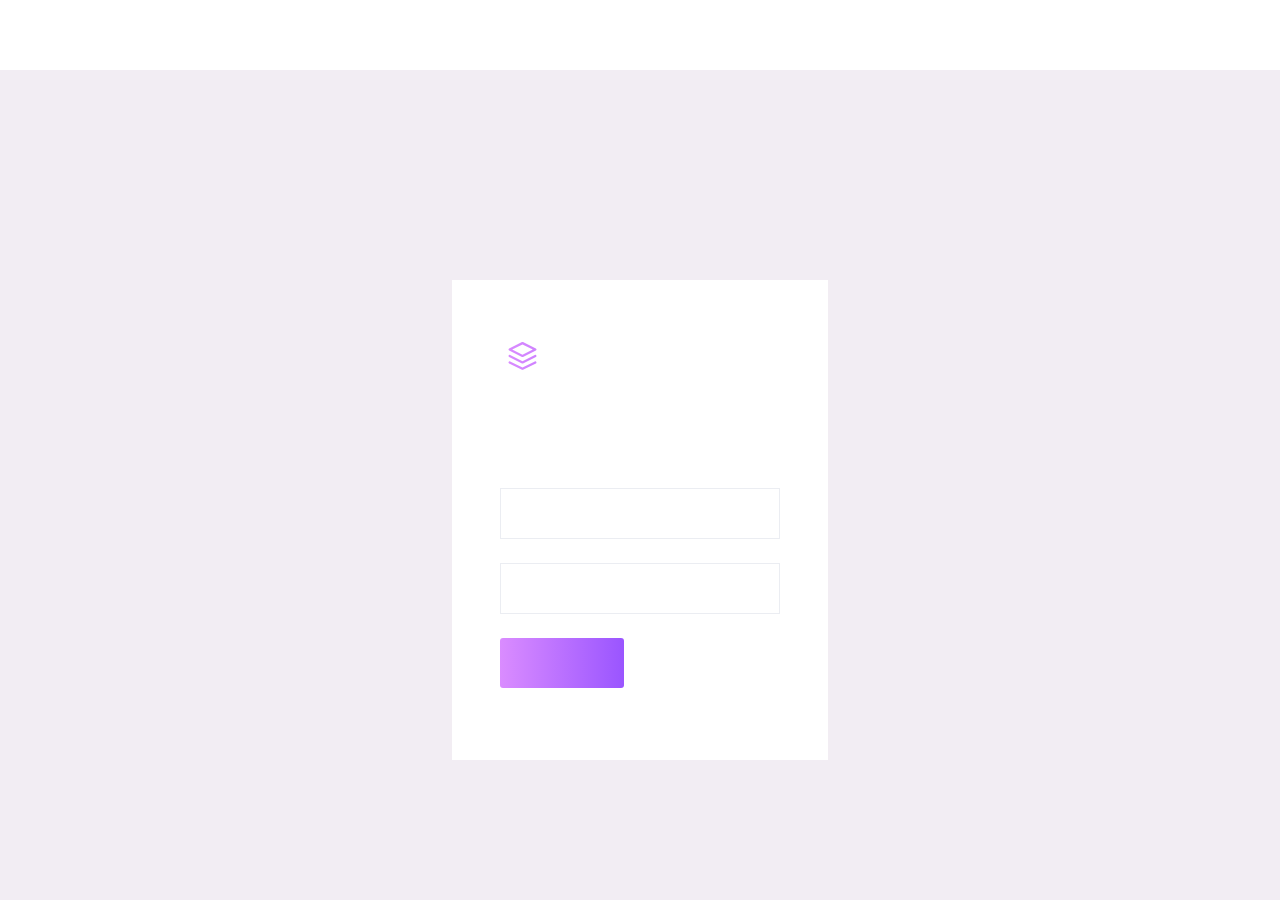
<file: static/resulttransformer/i.html>
<!DOCTYPE html>
<html lang="en">
  <head>
    <!-- Required meta tags -->
    <meta charset="utf-8">
    <meta name="viewport" content="width=device-width, initial-scale=1, shrink-to-fit=no">
    <title>Purple Admin</title>
    <!-- plugins:css -->
    <link rel="stylesheet" href="assets/vendors/mdi/css/materialdesignicons.min.css">
    <link rel="stylesheet" href="assets/vendors/css/vendor.bundle.base.css">
    <!-- endinject -->
    <!-- Plugin css for this page -->
    <!-- End plugin css for this page -->
    <!-- inject:css -->
    <!-- endinject -->
    <!-- Layout styles -->
    <link rel="stylesheet" href="assets/css/style.css">
    <link rel="stylesheet" href="assets/css/reward.css">
    <!-- End layout styles -->
    <link rel="shortcut icon" href="assets/images/favicon.ico" />
  </head>
  <body>
    <div class="container-scroller">
      <div class="row p-0 m-0 proBanner" id="proBanner">
      </div>
      <!-- partial:partials/_navbar.html -->
      <div class="_navbar"></div>
      <!-- partial -->
      <div class="container-fluid page-body-wrapper">
        <!-- partial:partials/_sidebar.html -->
        <div class="_sidebar"></div>
        <!-- partial -->
        <div class="main-panel">
          <div class="content-wrapper">
            <div class="page-header">
              <h3 class="page-title">
                <span class="page-title-icon bg-gradient-primary text-white me-2">
                  <i class="mdi mdi-home"></i>
                </span> Dashboard
              </h3>
              <!-- <nav aria-label="breadcrumb">
                <ul class="breadcrumb">
                  <li class="breadcrumb-item active" aria-current="page">
                    <span></span>Overview <i class="mdi mdi-alert-circle-outline icon-sm text-primary align-middle"></i>
                  </li>
                </ul>
              </nav> -->
            </div>
            <div class="row">
              <div class="col-md-4 stretch-card grid-margin">
                <div class="card bg-gradient-danger card-img-holder text-white">
                  <div class="card-body">
                    <img src="assets/images/dashboard/circle.svg" class="card-img-absolute" alt="circle-image" />
                    <h4 class="font-weight-normal mb-3">Weekly Sales <i class="mdi mdi-chart-line mdi-24px float-right"></i>
                    </h4>
                    <h2 class="mb-5">$ 15,0000</h2>
                    <h6 class="card-text">Increased by 60%</h6>
                  </div>
                </div>
              </div>
              <div class="col-md-4 stretch-card grid-margin">
                <div class="card bg-gradient-info card-img-holder text-white">
                  <div class="card-body">
                    <img src="assets/images/dashboard/circle.svg" class="card-img-absolute" alt="circle-image" />
                    <h4 class="font-weight-normal mb-3">Weekly Orders <i class="mdi mdi-bookmark-outline mdi-24px float-right"></i>
                    </h4>
                    <h2 class="mb-5">45,6334</h2>
                    <h6 class="card-text">Decreased by 10%</h6>
                  </div>
                </div>
              </div>
              <div class="col-md-4 stretch-card grid-margin">
                <div class="card bg-gradient-success card-img-holder text-white">
                  <div class="card-body">
                    <img src="assets/images/dashboard/circle.svg" class="card-img-absolute" alt="circle-image" />
                    <h4 class="font-weight-normal mb-3">Visitors Online <i class="mdi mdi-diamond mdi-24px float-right"></i>
                    </h4>
                    <h2 class="mb-5">95,5741</h2>
                    <h6 class="card-text">Increased by 5%</h6>
                  </div>
                </div>
              </div>
            </div>
            <div class="row">
              <div class="col-md-7 grid-margin stretch-card">
                <div class="card">
                  <div class="card-body">
                    <div class="clearfix">
                      <h4 class="card-title float-left">Visit And Sales Statistics</h4>
                      <div id="visit-sale-chart-legend" class="rounded-legend legend-horizontal legend-top-right float-right"></div>
                    </div>
                    <canvas id="visit-sale-chart" class="mt-4"></canvas>
                  </div>
                </div>
              </div>
              <div class="col-md-5 grid-margin stretch-card">
                <div class="card">
                  <div class="card-body">
                    <h4 class="card-title">Traffic Sources</h4>
                    <canvas id="traffic-chart"></canvas>
                    <div id="traffic-chart-legend" class="rounded-legend legend-vertical legend-bottom-left pt-4"></div>
                  </div>
                </div>
              </div>
            </div>
            <div class="row">
              <div class="col-12 grid-margin">
                <div class="card">
                  <div class="card-body">
                    <h4 class="card-title">Recent Tickets</h4>
                    <div class="table-responsive">
                      <table class="table">
                        <thead>
                          <tr>
                            <th> Assignee </th>
                            <th> Subject </th>
                            <th> Status </th>
                            <th> Last Update </th>
                            <th> Tracking ID </th>
                          </tr>
                        </thead>
                        <tbody>
                          <tr>
                            <td>
                              <img src="assets/images/faces/face1.jpg" class="me-2" alt="image"> David Grey
                            </td>
                            <td> Fund is not recieved </td>
                            <td>
                              <label class="badge badge-gradient-success">DONE</label>
                            </td>
                            <td> Dec 5, 2017 </td>
                            <td> WD-12345 </td>
                          </tr>
                          <tr>
                            <td>
                              <img src="assets/images/faces/face2.jpg" class="me-2" alt="image"> Stella Johnson
                            </td>
                            <td> High loading time </td>
                            <td>
                              <label class="badge badge-gradient-warning">PROGRESS</label>
                            </td>
                            <td> Dec 12, 2017 </td>
                            <td> WD-12346 </td>
                          </tr>
                          <tr>
                            <td>
                              <img src="assets/images/faces/face3.jpg" class="me-2" alt="image"> Marina Michel
                            </td>
                            <td> Website down for one week </td>
                            <td>
                              <label class="badge badge-gradient-info">ON HOLD</label>
                            </td>
                            <td> Dec 16, 2017 </td>
                            <td> WD-12347 </td>
                          </tr>
                          <tr>
                            <td>
                              <img src="assets/images/faces/face4.jpg" class="me-2" alt="image"> John Doe
                            </td>
                            <td> Loosing control on server </td>
                            <td>
                              <label class="badge badge-gradient-danger">REJECTED</label>
                            </td>
                            <td> Dec 3, 2017 </td>
                            <td> WD-12348 </td>
                          </tr>
                        </tbody>
                      </table>
                    </div>
                  </div>
                </div>
              </div>
            </div>
            <div class="row">
              <div class="col-12 grid-margin stretch-card">
                <div class="card">
                  <div class="card-body">
                    <h4 class="card-title">Recent Updates</h4>
                    <div class="d-flex">
                      <div class="d-flex align-items-center me-4 text-muted font-weight-light">
                        <i class="mdi mdi-account-outline icon-sm me-2"></i>
                        <span>jack Menqu</span>
                      </div>
                      <div class="d-flex align-items-center text-muted font-weight-light">
                        <i class="mdi mdi-clock icon-sm me-2"></i>
                        <span>October 3rd, 2018</span>
                      </div>
                    </div>
                    <div class="row mt-3">
                      <div class="col-6 pe-1">
                        <img src="assets/images/dashboard/img_1.jpg" class="mb-2 mw-100 w-100 rounded" alt="image">
                        <img src="assets/images/dashboard/img_4.jpg" class="mw-100 w-100 rounded" alt="image">
                      </div>
                      <div class="col-6 ps-1">
                        <img src="assets/images/dashboard/img_2.jpg" class="mb-2 mw-100 w-100 rounded" alt="image">
                        <img src="assets/images/dashboard/img_3.jpg" class="mw-100 w-100 rounded" alt="image">
                      </div>
                    </div>
                    <div class="d-flex mt-5 align-items-top">
                      <img src="assets/images/faces/face3.jpg" class="img-sm rounded-circle me-3" alt="image">
                      <div class="mb-0 flex-grow">
                        <h5 class="me-2 mb-2">School Website - Authentication Module.</h5>
                        <p class="mb-0 font-weight-light">It is a long established fact that a reader will be distracted by the readable content of a page.</p>
                      </div>
                      <div class="ms-auto">
                        <i class="mdi mdi-heart-outline text-muted"></i>
                      </div>
                    </div>
                  </div>
                </div>
              </div>
            </div>
            <div class="row">
              <div class="col-md-7 grid-margin stretch-card">
                <div class="card">
                  <div class="card-body">
                    <h4 class="card-title">Project Status</h4>
                    <div class="table-responsive">
                      <table class="table">
                        <thead>
                          <tr>
                            <th> # </th>
                            <th> Name </th>
                            <th> Due Date </th>
                            <th> Progress </th>
                          </tr>
                        </thead>
                        <tbody>
                          <tr>
                            <td> 1 </td>
                            <td> Herman Beck </td>
                            <td> May 15, 2015 </td>
                            <td>
                              <div class="progress">
                                <div class="progress-bar bg-gradient-success" role="progressbar" style="width: 25%" aria-valuenow="25" aria-valuemin="0" aria-valuemax="100"></div>
                              </div>
                            </td>
                          </tr>
                          <tr>
                            <td> 2 </td>
                            <td> Messsy Adam </td>
                            <td> Jul 01, 2015 </td>
                            <td>
                              <div class="progress">
                                <div class="progress-bar bg-gradient-danger" role="progressbar" style="width: 75%" aria-valuenow="75" aria-valuemin="0" aria-valuemax="100"></div>
                              </div>
                            </td>
                          </tr>
                          <tr>
                            <td> 3 </td>
                            <td> John Richards </td>
                            <td> Apr 12, 2015 </td>
                            <td>
                              <div class="progress">
                                <div class="progress-bar bg-gradient-warning" role="progressbar" style="width: 90%" aria-valuenow="90" aria-valuemin="0" aria-valuemax="100"></div>
                              </div>
                            </td>
                          </tr>
                          <tr>
                            <td> 4 </td>
                            <td> Peter Meggik </td>
                            <td> May 15, 2015 </td>
                            <td>
                              <div class="progress">
                                <div class="progress-bar bg-gradient-primary" role="progressbar" style="width: 50%" aria-valuenow="50" aria-valuemin="0" aria-valuemax="100"></div>
                              </div>
                            </td>
                          </tr>
                          <tr>
                            <td> 5 </td>
                            <td> Edward </td>
                            <td> May 03, 2015 </td>
                            <td>
                              <div class="progress">
                                <div class="progress-bar bg-gradient-danger" role="progressbar" style="width: 35%" aria-valuenow="35" aria-valuemin="0" aria-valuemax="100"></div>
                              </div>
                            </td>
                          </tr>
                          <tr>
                            <td> 5 </td>
                            <td> Ronald </td>
                            <td> Jun 05, 2015 </td>
                            <td>
                              <div class="progress">
                                <div class="progress-bar bg-gradient-info" role="progressbar" style="width: 65%" aria-valuenow="65" aria-valuemin="0" aria-valuemax="100"></div>
                              </div>
                            </td>
                          </tr>
                        </tbody>
                      </table>
                    </div>
                  </div>
                </div>
              </div>
              <div class="col-md-5 grid-margin stretch-card">
                <div class="card">
                  <div class="card-body">
                    <h4 class="card-title text-white">Todo</h4>
                    <div class="add-items d-flex">
                      <input type="text" class="form-control todo-list-input" placeholder="What do you need to do today?">
                      <button class="add btn btn-gradient-primary font-weight-bold todo-list-add-btn" id="add-task">Add</button>
                    </div>
                    <div class="list-wrapper">
                      <ul class="d-flex flex-column-reverse todo-list todo-list-custom">
                        <li>
                          <div class="form-check">
                            <label class="form-check-label">
                              <input class="checkbox" type="checkbox"> Meeting with Alisa </label>
                          </div>
                          <i class="remove mdi mdi-close-circle-outline"></i>
                        </li>
                        <li class="completed">
                          <div class="form-check">
                            <label class="form-check-label">
                              <input class="checkbox" type="checkbox" checked> Call John </label>
                          </div>
                          <i class="remove mdi mdi-close-circle-outline"></i>
                        </li>
                        <li>
                          <div class="form-check">
                            <label class="form-check-label">
                              <input class="checkbox" type="checkbox"> Create invoice </label>
                          </div>
                          <i class="remove mdi mdi-close-circle-outline"></i>
                        </li>
                        <li>
                          <div class="form-check">
                            <label class="form-check-label">
                              <input class="checkbox" type="checkbox"> Print Statements </label>
                          </div>
                          <i class="remove mdi mdi-close-circle-outline"></i>
                        </li>
                        <li class="completed">
                          <div class="form-check">
                            <label class="form-check-label">
                              <input class="checkbox" type="checkbox" checked> Prepare for presentation </label>
                          </div>
                          <i class="remove mdi mdi-close-circle-outline"></i>
                        </li>
                        <li>
                          <div class="form-check">
                            <label class="form-check-label">
                              <input class="checkbox" type="checkbox"> Pick up kids from school </label>
                          </div>
                          <i class="remove mdi mdi-close-circle-outline"></i>
                        </li>
                      </ul>
                    </div>
                  </div>
                </div>
              </div>
            </div>
          </div>
          <!-- content-wrapper ends -->
          <!-- partial:partials/_footer.html -->
          <footer class="footer">
            <div class="container-fluid d-flex justify-content-between">
              <span class="text-muted d-block text-center text-sm-start d-sm-inline-block">Copyright © bootstrapdash.com 2021</span>
              <span class="float-none float-sm-end mt-1 mt-sm-0 text-end"> Free <a href="https://www.bootstrapdash.com/bootstrap-admin-template/" target="_blank">Bootstrap admin template</a> from Bootstrapdash.com</span>
            </div>
          </footer>
          <!-- partial -->
        </div>
        <!-- main-panel ends -->
      </div>
      <!-- page-body-wrapper ends -->
    </div>
    <!-- container-scroller -->
    <!-- plugins:js -->
    <script src="assets/vendors/js/vendor.bundle.base.js"></script>
    <!-- endinject -->
    <!-- Plugin js for this page -->
    <script src="assets/vendors/chart.js/Chart.min.js"></script>
    <script src="assets/js/jquery.cookie.js" type="text/javascript"></script>
    <!-- End plugin js for this page -->
    <!-- inject:js -->
    <script src="assets/js/off-canvas.js"></script>
    <script src="assets/js/hoverable-collapse.js"></script>
    <script src="assets/js/misc.js"></script>
    <!-- endinject -->
    <!-- Custom js for this page -->
    <script src="assets/js/dashboard.js"></script>
    <script src="assets/js/todolist.js"></script>
    <!-- End custom js for this page -->
  </body>
</html>
</file>
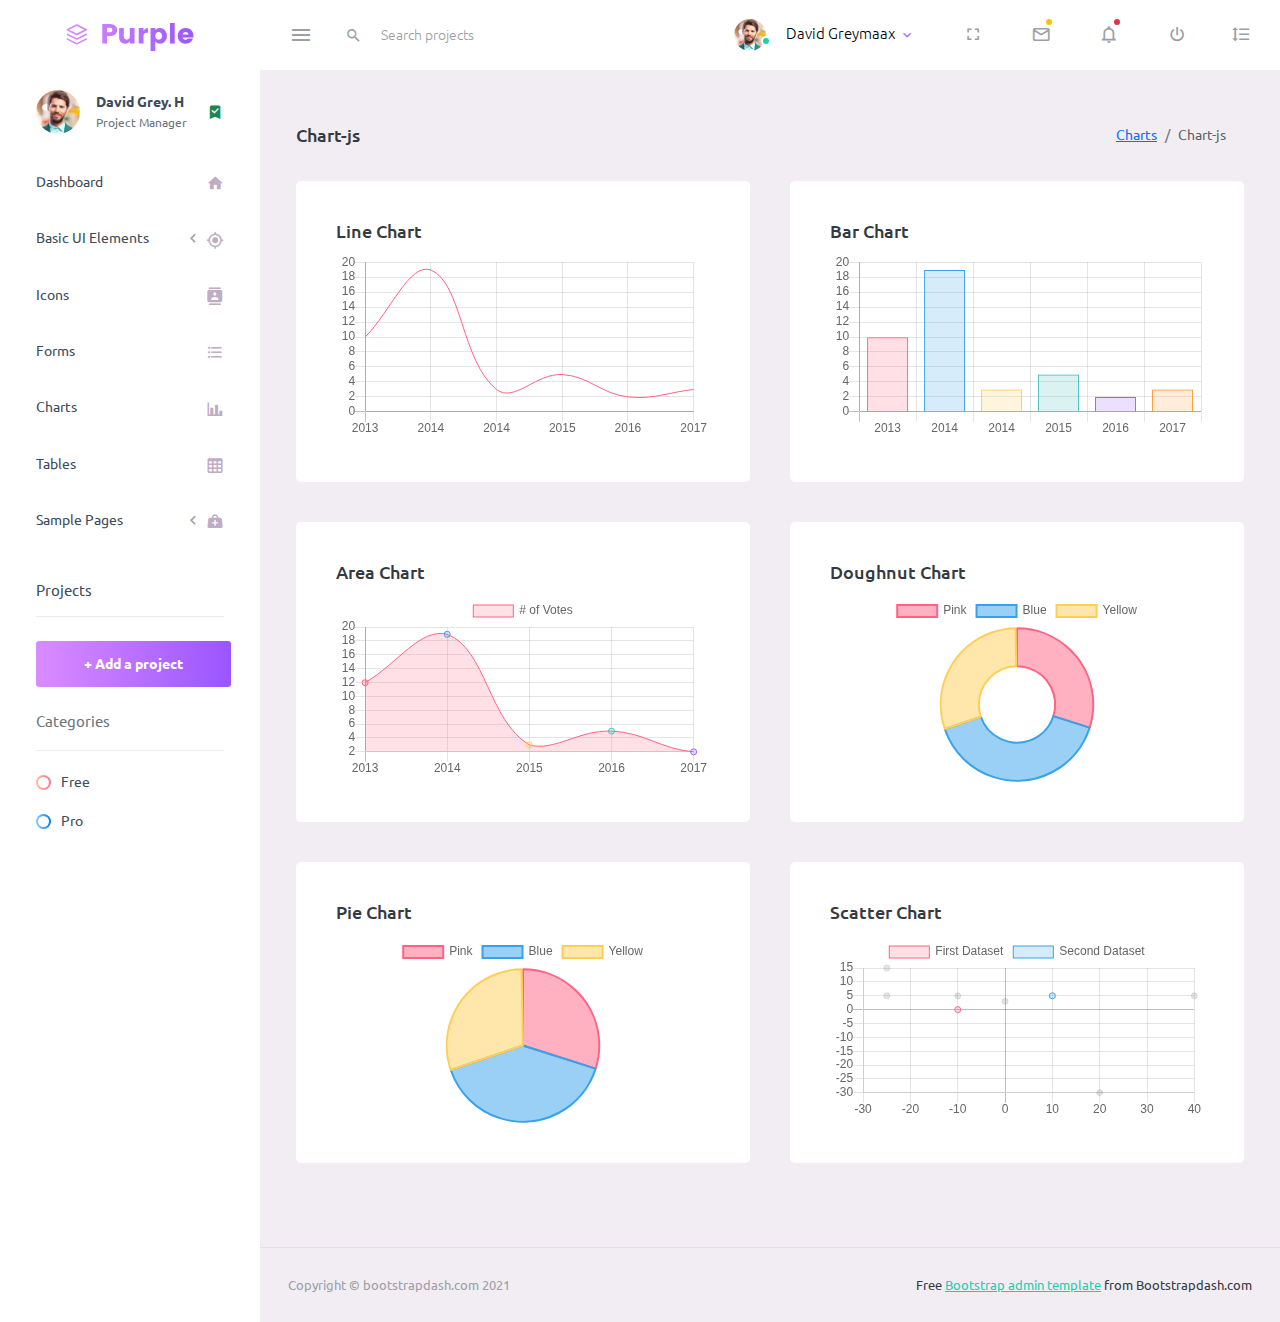
<file: static/resulttransformer/pages/charts/chartjs.html>
<!DOCTYPE html>
<html lang="en">
  <head>
    <!-- Required meta tags -->
    <meta charset="utf-8">
    <meta name="viewport" content="width=device-width, initial-scale=1, shrink-to-fit=no">
    <title>Purple Admin</title>
    <!-- plugins:css -->
    <link rel="stylesheet" href="../../assets/vendors/mdi/css/materialdesignicons.min.css">
    <link rel="stylesheet" href="../../assets/vendors/css/vendor.bundle.base.css">
    <!-- endinject -->
    <!-- Plugin css for this page -->
    <!-- End Plugin css for this page -->
    <!-- inject:css -->
    <!-- endinject -->
    <!-- Layout styles -->
    <link rel="stylesheet" href="../../assets/css/style.css">
    <!-- End layout styles -->
    <link rel="shortcut icon" href="../../assets/images/favicon.ico" />
  </head>
  <body>
    <div class="container-scroller">
      <!-- partial:../../partials/_navbar.html -->
      <nav class="navbar default-layout-navbar col-lg-12 col-12 p-0 fixed-top d-flex flex-row">
        <div class="text-center navbar-brand-wrapper d-flex align-items-center justify-content-center">
          <a class="navbar-brand brand-logo" href="../../index.html"><img src="../../assets/images/logo.svg" alt="logo" /></a>
          <a class="navbar-brand brand-logo-mini" href="../../index.html"><img src="../../assets/images/logo-mini.svg" alt="logo" /></a>
        </div>
        <div class="navbar-menu-wrapper d-flex align-items-stretch">
          <button class="navbar-toggler navbar-toggler align-self-center" type="button" data-toggle="minimize">
            <span class="mdi mdi-menu"></span>
          </button>
          <div class="search-field d-none d-md-block">
            <form class="d-flex align-items-center h-100" action="#">
              <div class="input-group">
                <div class="input-group-prepend bg-transparent">
                  <i class="input-group-text border-0 mdi mdi-magnify"></i>
                </div>
                <input type="text" class="form-control bg-transparent border-0" placeholder="Search projects">
              </div>
            </form>
          </div>
          <ul class="navbar-nav navbar-nav-right">
            <li class="nav-item nav-profile dropdown">
              <a class="nav-link dropdown-toggle" id="profileDropdown" href="#" data-bs-toggle="dropdown" aria-expanded="false">
                <div class="nav-profile-img">
                  <img src="../../assets/images/faces/face1.jpg" alt="image">
                  <span class="availability-status online"></span>
                </div>
                <div class="nav-profile-text">
                  <p class="mb-1 text-black">David Greymaax</p>
                </div>
              </a>
              <div class="dropdown-menu navbar-dropdown" aria-labelledby="profileDropdown">
                <a class="dropdown-item" href="#">
                  <i class="mdi mdi-cached me-2 text-success"></i> Activity Log </a>
                <div class="dropdown-divider"></div>
                <a class="dropdown-item" href="#">
                  <i class="mdi mdi-logout me-2 text-primary"></i> Signout </a>
              </div>
            </li>
            <li class="nav-item d-none d-lg-block full-screen-link">
              <a class="nav-link">
                <i class="mdi mdi-fullscreen" id="fullscreen-button"></i>
              </a>
            </li>
            <li class="nav-item dropdown">
              <a class="nav-link count-indicator dropdown-toggle" id="messageDropdown" href="#" data-bs-toggle="dropdown" aria-expanded="false">
                <i class="mdi mdi-email-outline"></i>
                <span class="count-symbol bg-warning"></span>
              </a>
              <div class="dropdown-menu dropdown-menu-right navbar-dropdown preview-list" aria-labelledby="messageDropdown">
                <h6 class="p-3 mb-0">Messages</h6>
                <div class="dropdown-divider"></div>
                <a class="dropdown-item preview-item">
                  <div class="preview-thumbnail">
                    <img src="../../assets/images/faces/face4.jpg" alt="image" class="profile-pic">
                  </div>
                  <div class="preview-item-content d-flex align-items-start flex-column justify-content-center">
                    <h6 class="preview-subject ellipsis mb-1 font-weight-normal">Mark send you a message</h6>
                    <p class="text-gray mb-0"> 1 Minutes ago </p>
                  </div>
                </a>
                <div class="dropdown-divider"></div>
                <a class="dropdown-item preview-item">
                  <div class="preview-thumbnail">
                    <img src="../../assets/images/faces/face2.jpg" alt="image" class="profile-pic">
                  </div>
                  <div class="preview-item-content d-flex align-items-start flex-column justify-content-center">
                    <h6 class="preview-subject ellipsis mb-1 font-weight-normal">Cregh send you a message</h6>
                    <p class="text-gray mb-0"> 15 Minutes ago </p>
                  </div>
                </a>
                <div class="dropdown-divider"></div>
                <a class="dropdown-item preview-item">
                  <div class="preview-thumbnail">
                    <img src="../../assets/images/faces/face3.jpg" alt="image" class="profile-pic">
                  </div>
                  <div class="preview-item-content d-flex align-items-start flex-column justify-content-center">
                    <h6 class="preview-subject ellipsis mb-1 font-weight-normal">Profile picture updated</h6>
                    <p class="text-gray mb-0"> 18 Minutes ago </p>
                  </div>
                </a>
                <div class="dropdown-divider"></div>
                <h6 class="p-3 mb-0 text-center">4 new messages</h6>
              </div>
            </li>
            <li class="nav-item dropdown">
              <a class="nav-link count-indicator dropdown-toggle" id="notificationDropdown" href="#" data-bs-toggle="dropdown">
                <i class="mdi mdi-bell-outline"></i>
                <span class="count-symbol bg-danger"></span>
              </a>
              <div class="dropdown-menu dropdown-menu-right navbar-dropdown preview-list" aria-labelledby="notificationDropdown">
                <h6 class="p-3 mb-0">Notifications</h6>
                <div class="dropdown-divider"></div>
                <a class="dropdown-item preview-item">
                  <div class="preview-thumbnail">
                    <div class="preview-icon bg-success">
                      <i class="mdi mdi-calendar"></i>
                    </div>
                  </div>
                  <div class="preview-item-content d-flex align-items-start flex-column justify-content-center">
                    <h6 class="preview-subject font-weight-normal mb-1">Event today</h6>
                    <p class="text-gray ellipsis mb-0"> Just a reminder that you have an event today </p>
                  </div>
                </a>
                <div class="dropdown-divider"></div>
                <a class="dropdown-item preview-item">
                  <div class="preview-thumbnail">
                    <div class="preview-icon bg-warning">
                      <i class="mdi mdi-settings"></i>
                    </div>
                  </div>
                  <div class="preview-item-content d-flex align-items-start flex-column justify-content-center">
                    <h6 class="preview-subject font-weight-normal mb-1">Settings</h6>
                    <p class="text-gray ellipsis mb-0"> Update dashboard </p>
                  </div>
                </a>
                <div class="dropdown-divider"></div>
                <a class="dropdown-item preview-item">
                  <div class="preview-thumbnail">
                    <div class="preview-icon bg-info">
                      <i class="mdi mdi-link-variant"></i>
                    </div>
                  </div>
                  <div class="preview-item-content d-flex align-items-start flex-column justify-content-center">
                    <h6 class="preview-subject font-weight-normal mb-1">Launch Admin</h6>
                    <p class="text-gray ellipsis mb-0"> New admin wow! </p>
                  </div>
                </a>
                <div class="dropdown-divider"></div>
                <h6 class="p-3 mb-0 text-center">See all notifications</h6>
              </div>
            </li>
            <li class="nav-item nav-logout d-none d-lg-block">
              <a class="nav-link" href="#">
                <i class="mdi mdi-power"></i>
              </a>
            </li>
            <li class="nav-item nav-settings d-none d-lg-block">
              <a class="nav-link" href="#">
                <i class="mdi mdi-format-line-spacing"></i>
              </a>
            </li>
          </ul>
          <button class="navbar-toggler navbar-toggler-right d-lg-none align-self-center" type="button" data-toggle="offcanvas">
            <span class="mdi mdi-menu"></span>
          </button>
        </div>
      </nav>
      <!-- partial -->
      <div class="container-fluid page-body-wrapper">
        <!-- partial:../../partials/_sidebar.html -->
        <nav class="sidebar sidebar-offcanvas" id="sidebar">
          <ul class="nav">
            <li class="nav-item nav-profile">
              <a href="#" class="nav-link">
                <div class="nav-profile-image">
                  <img src="../../assets/images/faces/face1.jpg" alt="profile">
                  <span class="login-status online"></span>
                  <!--change to offline or busy as needed-->
                </div>
                <div class="nav-profile-text d-flex flex-column">
                  <span class="font-weight-bold mb-2">David Grey. H</span>
                  <span class="text-secondary text-small">Project Manager</span>
                </div>
                <i class="mdi mdi-bookmark-check text-success nav-profile-badge"></i>
              </a>
            </li>
            <li class="nav-item">
              <a class="nav-link" href="../../index.html">
                <span class="menu-title">Dashboard</span>
                <i class="mdi mdi-home menu-icon"></i>
              </a>
            </li>
            <li class="nav-item">
              <a class="nav-link" data-bs-toggle="collapse" href="#ui-basic" aria-expanded="false" aria-controls="ui-basic">
                <span class="menu-title">Basic UI Elements</span>
                <i class="menu-arrow"></i>
                <i class="mdi mdi-crosshairs-gps menu-icon"></i>
              </a>
              <div class="collapse" id="ui-basic">
                <ul class="nav flex-column sub-menu">
                  <li class="nav-item"> <a class="nav-link" href="../../pages/ui-features/buttons.html">Buttons</a></li>
                  <li class="nav-item"> <a class="nav-link" href="../../pages/ui-features/typography.html">Typography</a></li>
                </ul>
              </div>
            </li>
            <li class="nav-item">
              <a class="nav-link" href="../../pages/icons/mdi.html">
                <span class="menu-title">Icons</span>
                <i class="mdi mdi-contacts menu-icon"></i>
              </a>
            </li>
            <li class="nav-item">
              <a class="nav-link" href="../../pages/forms/basic_elements.html">
                <span class="menu-title">Forms</span>
                <i class="mdi mdi-format-list-bulleted menu-icon"></i>
              </a>
            </li>
            <li class="nav-item">
              <a class="nav-link" href="../../pages/charts/chartjs.html">
                <span class="menu-title">Charts</span>
                <i class="mdi mdi-chart-bar menu-icon"></i>
              </a>
            </li>
            <li class="nav-item">
              <a class="nav-link" href="../../pages/tables/basic-table.html">
                <span class="menu-title">Tables</span>
                <i class="mdi mdi-table-large menu-icon"></i>
              </a>
            </li>
            <li class="nav-item">
              <a class="nav-link" data-bs-toggle="collapse" href="#general-pages" aria-expanded="false" aria-controls="general-pages">
                <span class="menu-title">Sample Pages</span>
                <i class="menu-arrow"></i>
                <i class="mdi mdi-medical-bag menu-icon"></i>
              </a>
              <div class="collapse" id="general-pages">
                <ul class="nav flex-column sub-menu">
                  <li class="nav-item"> <a class="nav-link" href="../../pages/samples/blank-page.html"> Blank Page </a></li>
                  <li class="nav-item"> <a class="nav-link" href="../../pages/samples/login.html"> Login </a></li>
                  <li class="nav-item"> <a class="nav-link" href="../../pages/samples/register.html"> Register </a></li>
                  <li class="nav-item"> <a class="nav-link" href="../../pages/samples/error-404.html"> 404 </a></li>
                  <li class="nav-item"> <a class="nav-link" href="../../pages/samples/error-500.html"> 500 </a></li>
                </ul>
              </div>
            </li>
            <li class="nav-item sidebar-actions">
              <span class="nav-link">
                <div class="border-bottom">
                  <h6 class="font-weight-normal mb-3">Projects</h6>
                </div>
                <button class="btn btn-block btn-lg btn-gradient-primary mt-4">+ Add a project</button>
                <div class="mt-4">
                  <div class="border-bottom">
                    <p class="text-secondary">Categories</p>
                  </div>
                  <ul class="gradient-bullet-list mt-4">
                    <li>Free</li>
                    <li>Pro</li>
                  </ul>
                </div>
              </span>
            </li>
          </ul>
        </nav>
        <!-- partial -->
        <div class="main-panel">
          <div class="content-wrapper">
            <div class="page-header">
              <h3 class="page-title"> Chart-js </h3>
              <nav aria-label="breadcrumb">
                <ol class="breadcrumb">
                  <li class="breadcrumb-item"><a href="#">Charts</a></li>
                  <li class="breadcrumb-item active" aria-current="page">Chart-js</li>
                </ol>
              </nav>
            </div>
            <div class="row">
              <div class="col-lg-6 grid-margin stretch-card">
                <div class="card">
                  <div class="card-body">
                    <h4 class="card-title">Line chart</h4>
                    <canvas id="lineChart" style="height:250px"></canvas>
                  </div>
                </div>
              </div>
              <div class="col-lg-6 grid-margin stretch-card">
                <div class="card">
                  <div class="card-body">
                    <h4 class="card-title">Bar chart</h4>
                    <canvas id="barChart" style="height:230px"></canvas>
                  </div>
                </div>
              </div>
            </div>
            <div class="row">
              <div class="col-lg-6 grid-margin stretch-card">
                <div class="card">
                  <div class="card-body">
                    <h4 class="card-title">Area chart</h4>
                    <canvas id="areaChart" style="height:250px"></canvas>
                  </div>
                </div>
              </div>
              <div class="col-lg-6 grid-margin stretch-card">
                <div class="card">
                  <div class="card-body">
                    <h4 class="card-title">Doughnut chart</h4>
                    <canvas id="doughnutChart" style="height:250px"></canvas>
                  </div>
                </div>
              </div>
            </div>
            <div class="row">
              <div class="col-lg-6 grid-margin stretch-card">
                <div class="card">
                  <div class="card-body">
                    <h4 class="card-title">Pie chart</h4>
                    <canvas id="pieChart" style="height:250px"></canvas>
                  </div>
                </div>
              </div>
              <div class="col-lg-6 grid-margin stretch-card">
                <div class="card">
                  <div class="card-body">
                    <h4 class="card-title">Scatter chart</h4>
                    <canvas id="scatterChart" style="height:250px"></canvas>
                  </div>
                </div>
              </div>
            </div>
          </div>
          <!-- content-wrapper ends -->
          <!-- partial:../../partials/_footer.html -->
          <footer class="footer">
            <div class="container-fluid d-flex justify-content-between">
              <span class="text-muted d-block text-center text-sm-start d-sm-inline-block">Copyright © bootstrapdash.com 2021</span>
              <span class="float-none float-sm-end mt-1 mt-sm-0 text-end"> Free <a href="https://www.bootstrapdash.com/bootstrap-admin-template/" target="_blank">Bootstrap admin template</a> from Bootstrapdash.com</span>
            </div>
          </footer>
          <!-- partial -->
        </div>
        <!-- main-panel ends -->
      </div>
      <!-- page-body-wrapper ends -->
    </div>
    <!-- container-scroller -->
    <!-- plugins:js -->
    <script src="../../assets/vendors/js/vendor.bundle.base.js"></script>
    <!-- endinject -->
    <!-- Plugin js for this page -->
    <script src="../../assets/vendors/chart.js/Chart.min.js"></script>
    <!-- End plugin js for this page -->
    <!-- inject:js -->
    <script src="../../assets/js/off-canvas.js"></script>
    <script src="../../assets/js/hoverable-collapse.js"></script>
    <script src="../../assets/js/misc.js"></script>
    <!-- endinject -->
    <!-- Custom js for this page -->
    <script src="../../assets/js/chart.js"></script>
    <!-- End custom js for this page -->
  </body>
</html>
</file>
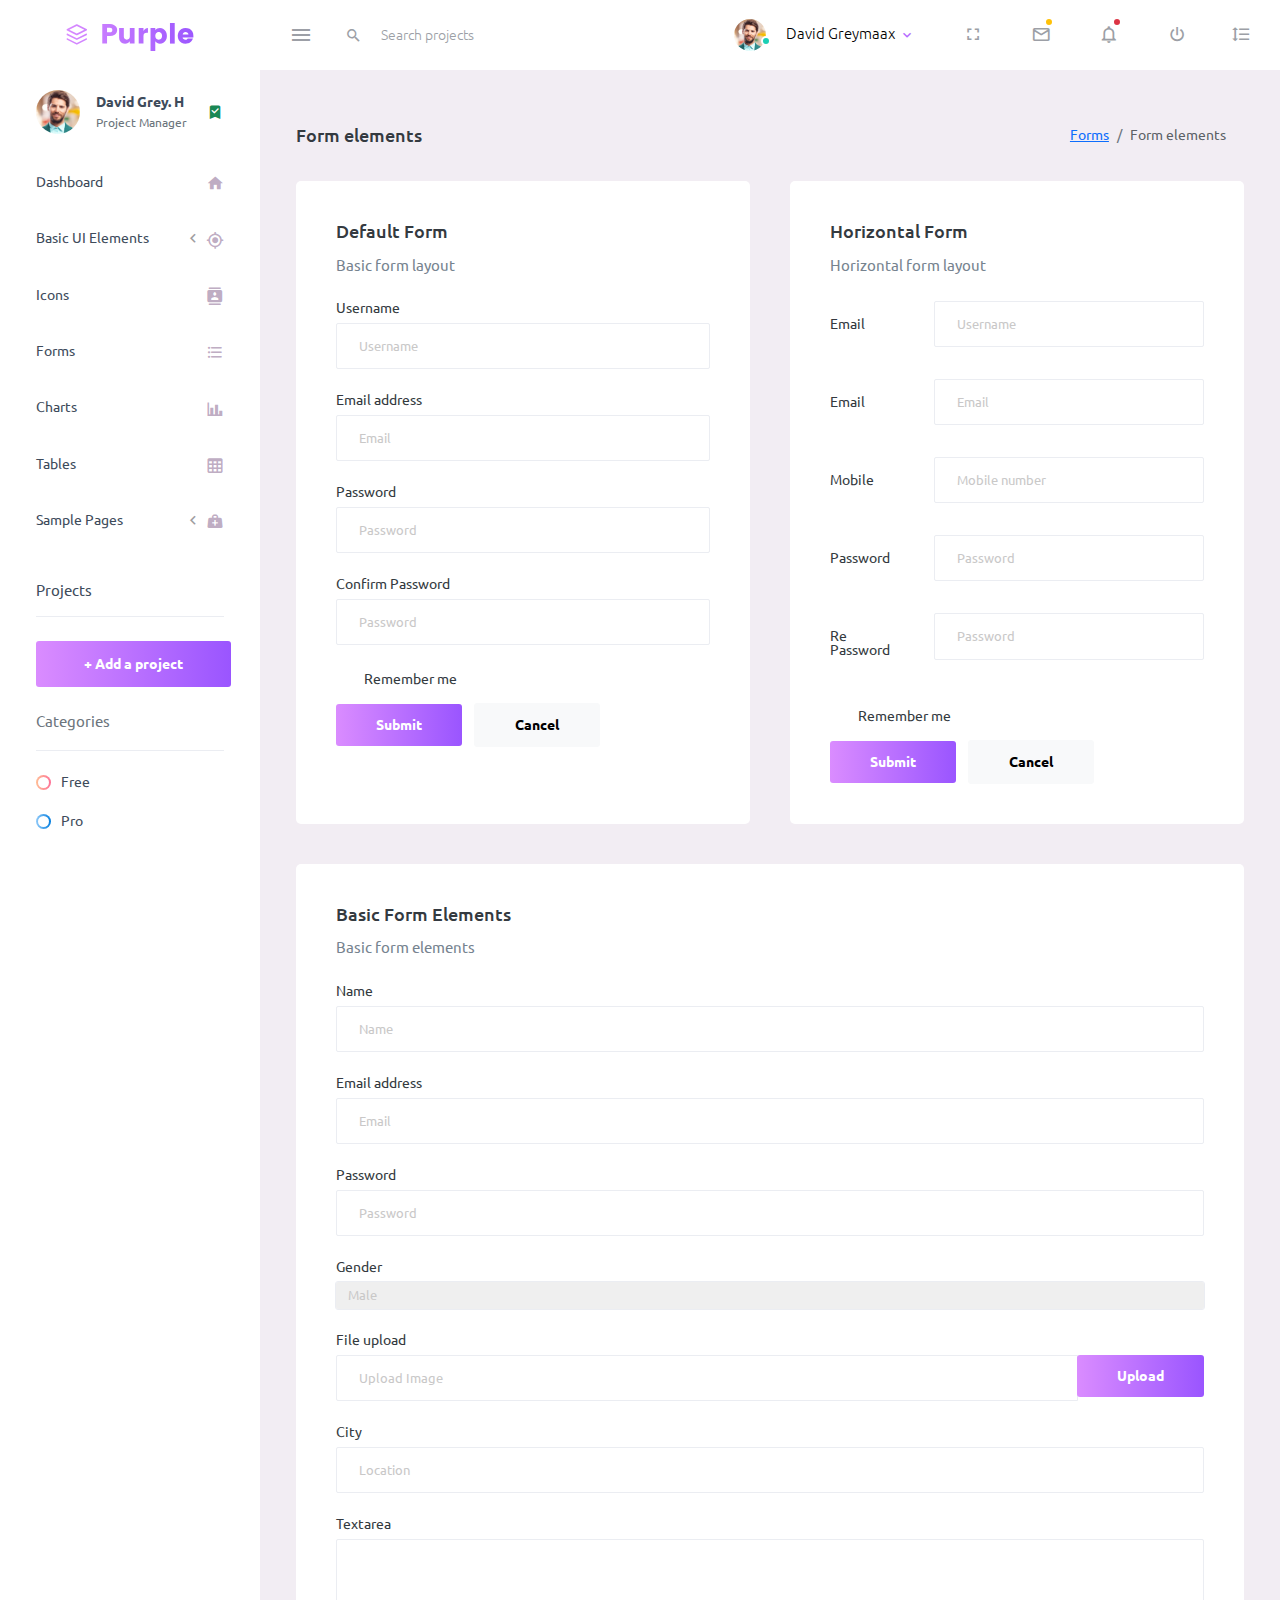
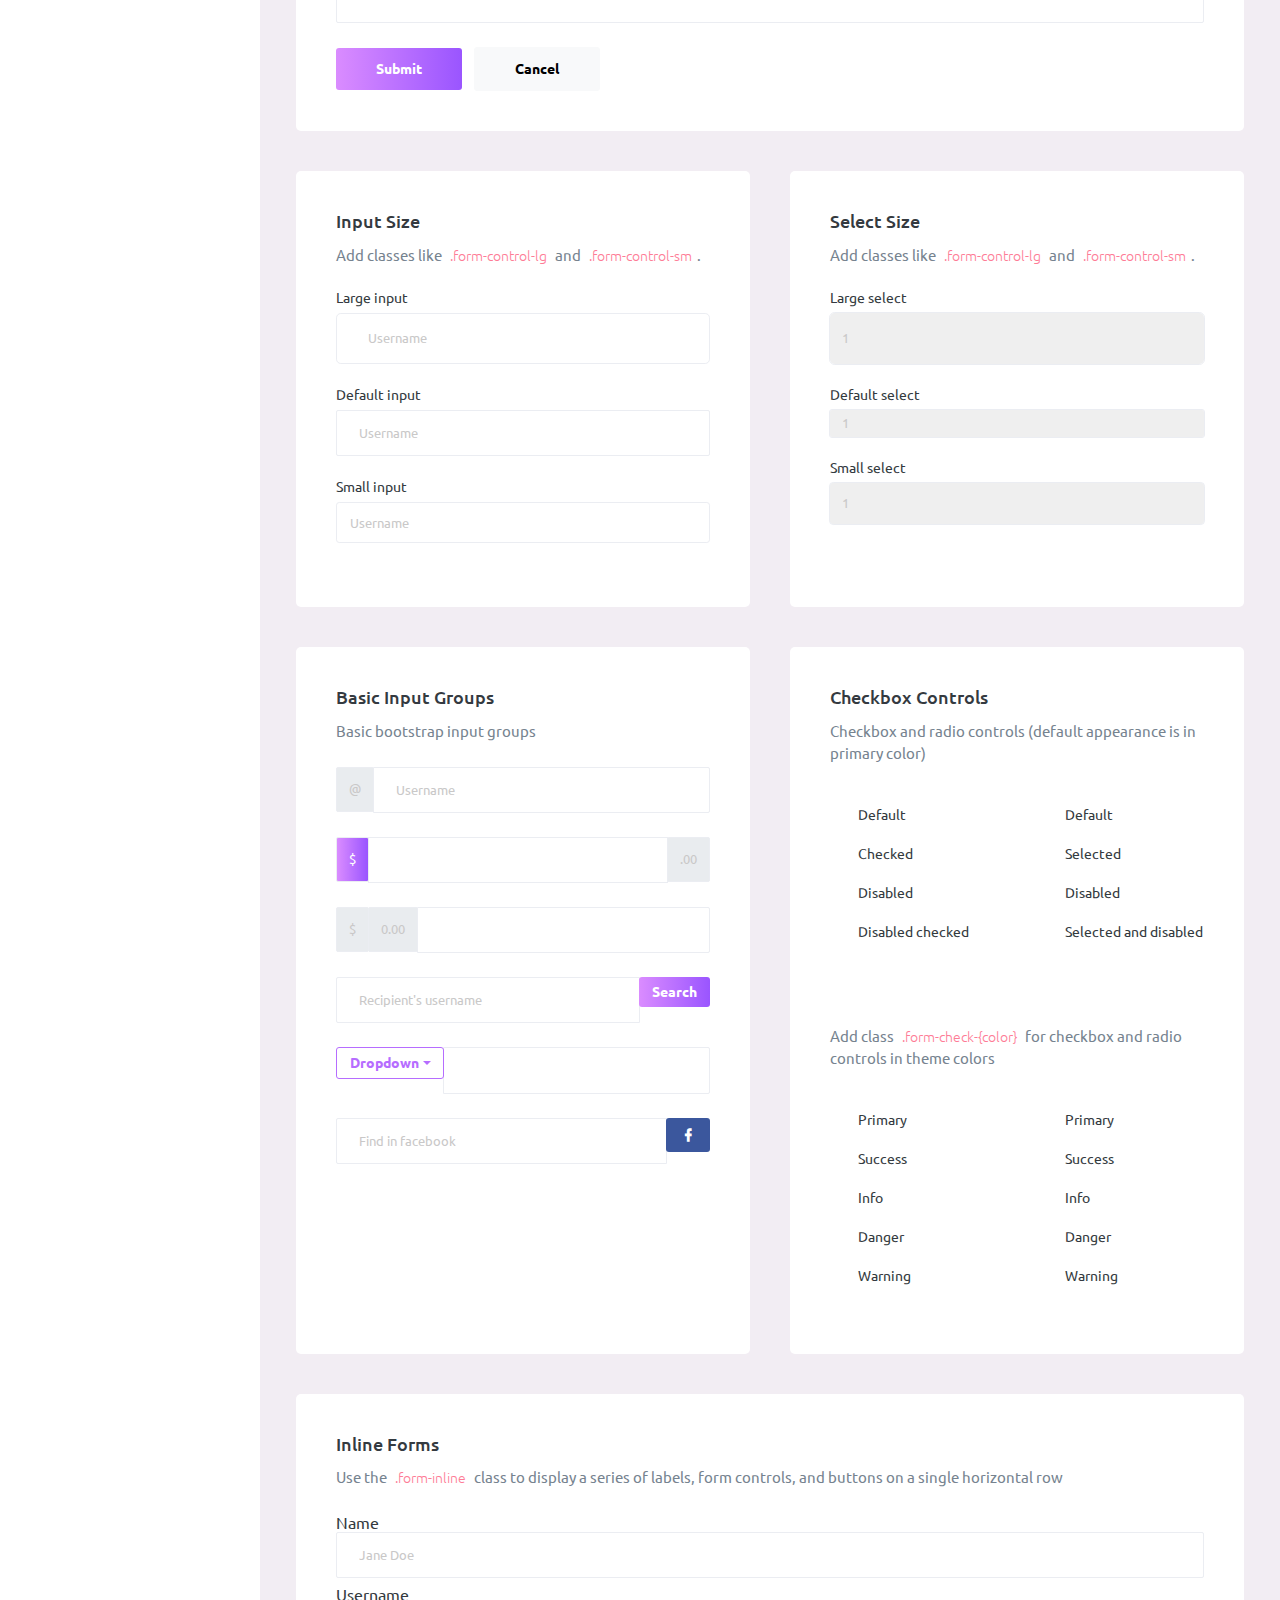
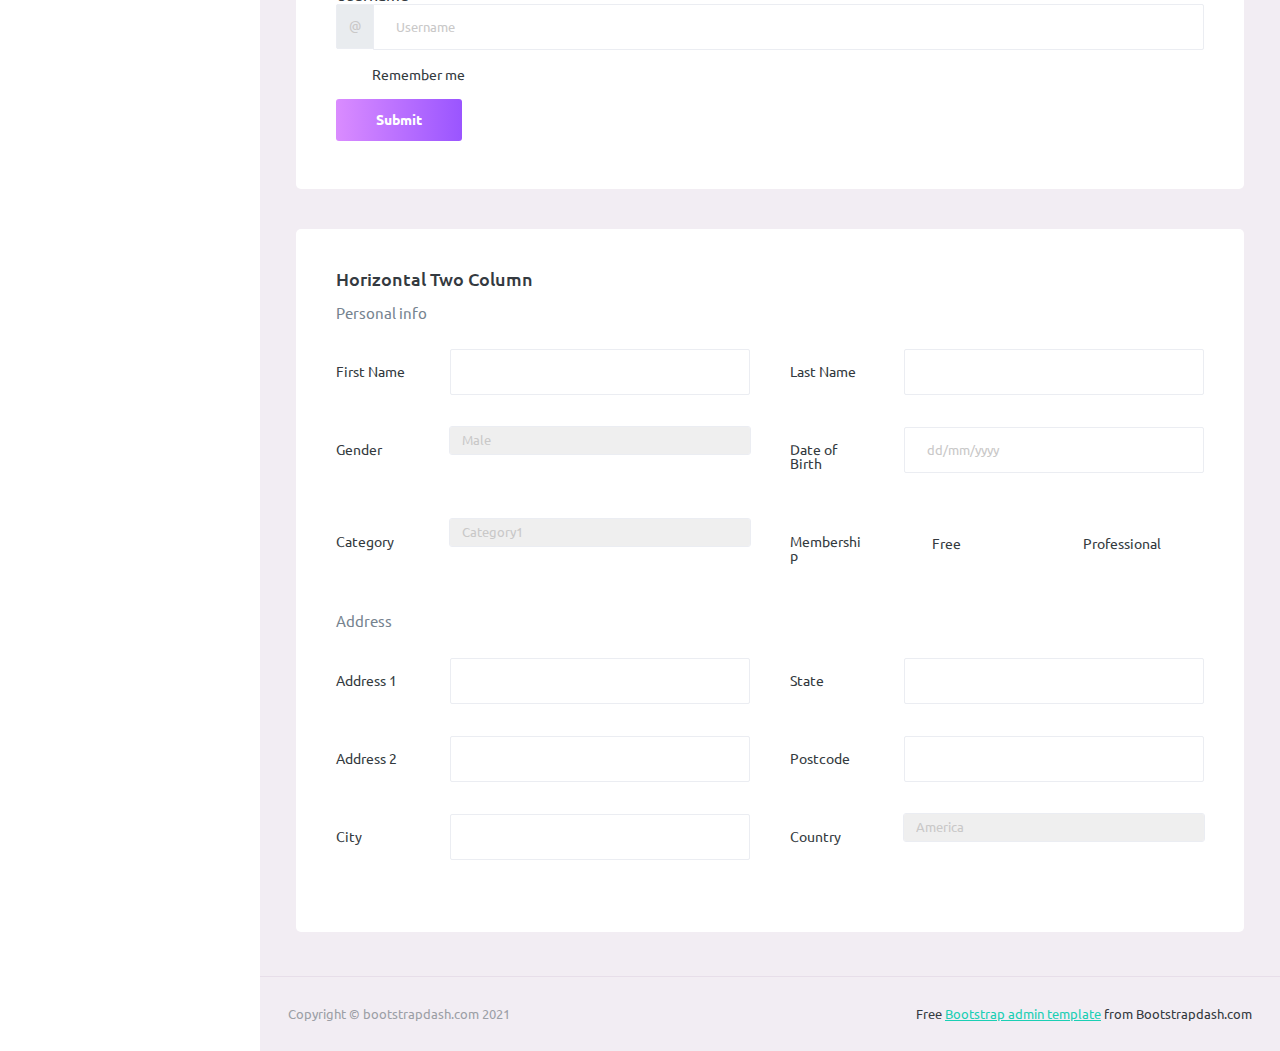
<file: static/resulttransformer/pages/forms/basic_elements.html>
<!DOCTYPE html>
<html lang="en">
  <head>
    <!-- Required meta tags -->
    <meta charset="utf-8">
    <meta name="viewport" content="width=device-width, initial-scale=1, shrink-to-fit=no">
    <title>Purple Admin</title>
    <!-- plugins:css -->
    <link rel="stylesheet" href="../../assets/vendors/mdi/css/materialdesignicons.min.css">
    <link rel="stylesheet" href="../../assets/vendors/css/vendor.bundle.base.css">
    <!-- endinject -->
    <!-- Plugin css for this page -->
    <!-- End plugin css for this page -->
    <!-- inject:css -->
    <!-- endinject -->
    <!-- Layout styles -->
    <link rel="stylesheet" href="../../assets/css/style.css">
    <!-- End layout styles -->
    <link rel="shortcut icon" href="../../assets/images/favicon.ico" />
  </head>
  <body>
    <div class="container-scroller">
      <!-- partial:../../partials/_navbar.html -->
      <nav class="navbar default-layout-navbar col-lg-12 col-12 p-0 fixed-top d-flex flex-row">
        <div class="text-center navbar-brand-wrapper d-flex align-items-center justify-content-center">
          <a class="navbar-brand brand-logo" href="../../index.html"><img src="../../assets/images/logo.svg" alt="logo" /></a>
          <a class="navbar-brand brand-logo-mini" href="../../index.html"><img src="../../assets/images/logo-mini.svg" alt="logo" /></a>
        </div>
        <div class="navbar-menu-wrapper d-flex align-items-stretch">
          <button class="navbar-toggler navbar-toggler align-self-center" type="button" data-toggle="minimize">
            <span class="mdi mdi-menu"></span>
          </button>
          <div class="search-field d-none d-md-block">
            <form class="d-flex align-items-center h-100" action="#">
              <div class="input-group">
                <div class="input-group-prepend bg-transparent">
                  <i class="input-group-text border-0 mdi mdi-magnify"></i>
                </div>
                <input type="text" class="form-control bg-transparent border-0" placeholder="Search projects">
              </div>
            </form>
          </div>
          <ul class="navbar-nav navbar-nav-right">
            <li class="nav-item nav-profile dropdown">
              <a class="nav-link dropdown-toggle" id="profileDropdown" href="#" data-bs-toggle="dropdown" aria-expanded="false">
                <div class="nav-profile-img">
                  <img src="../../assets/images/faces/face1.jpg" alt="image">
                  <span class="availability-status online"></span>
                </div>
                <div class="nav-profile-text">
                  <p class="mb-1 text-black">David Greymaax</p>
                </div>
              </a>
              <div class="dropdown-menu navbar-dropdown" aria-labelledby="profileDropdown">
                <a class="dropdown-item" href="#">
                  <i class="mdi mdi-cached me-2 text-success"></i> Activity Log </a>
                <div class="dropdown-divider"></div>
                <a class="dropdown-item" href="#">
                  <i class="mdi mdi-logout me-2 text-primary"></i> Signout </a>
              </div>
            </li>
            <li class="nav-item d-none d-lg-block full-screen-link">
              <a class="nav-link">
                <i class="mdi mdi-fullscreen" id="fullscreen-button"></i>
              </a>
            </li>
            <li class="nav-item dropdown">
              <a class="nav-link count-indicator dropdown-toggle" id="messageDropdown" href="#" data-bs-toggle="dropdown" aria-expanded="false">
                <i class="mdi mdi-email-outline"></i>
                <span class="count-symbol bg-warning"></span>
              </a>
              <div class="dropdown-menu dropdown-menu-right navbar-dropdown preview-list" aria-labelledby="messageDropdown">
                <h6 class="p-3 mb-0">Messages</h6>
                <div class="dropdown-divider"></div>
                <a class="dropdown-item preview-item">
                  <div class="preview-thumbnail">
                    <img src="../../assets/images/faces/face4.jpg" alt="image" class="profile-pic">
                  </div>
                  <div class="preview-item-content d-flex align-items-start flex-column justify-content-center">
                    <h6 class="preview-subject ellipsis mb-1 font-weight-normal">Mark send you a message</h6>
                    <p class="text-gray mb-0"> 1 Minutes ago </p>
                  </div>
                </a>
                <div class="dropdown-divider"></div>
                <a class="dropdown-item preview-item">
                  <div class="preview-thumbnail">
                    <img src="../../assets/images/faces/face2.jpg" alt="image" class="profile-pic">
                  </div>
                  <div class="preview-item-content d-flex align-items-start flex-column justify-content-center">
                    <h6 class="preview-subject ellipsis mb-1 font-weight-normal">Cregh send you a message</h6>
                    <p class="text-gray mb-0"> 15 Minutes ago </p>
                  </div>
                </a>
                <div class="dropdown-divider"></div>
                <a class="dropdown-item preview-item">
                  <div class="preview-thumbnail">
                    <img src="../../assets/images/faces/face3.jpg" alt="image" class="profile-pic">
                  </div>
                  <div class="preview-item-content d-flex align-items-start flex-column justify-content-center">
                    <h6 class="preview-subject ellipsis mb-1 font-weight-normal">Profile picture updated</h6>
                    <p class="text-gray mb-0"> 18 Minutes ago </p>
                  </div>
                </a>
                <div class="dropdown-divider"></div>
                <h6 class="p-3 mb-0 text-center">4 new messages</h6>
              </div>
            </li>
            <li class="nav-item dropdown">
              <a class="nav-link count-indicator dropdown-toggle" id="notificationDropdown" href="#" data-bs-toggle="dropdown">
                <i class="mdi mdi-bell-outline"></i>
                <span class="count-symbol bg-danger"></span>
              </a>
              <div class="dropdown-menu dropdown-menu-right navbar-dropdown preview-list" aria-labelledby="notificationDropdown">
                <h6 class="p-3 mb-0">Notifications</h6>
                <div class="dropdown-divider"></div>
                <a class="dropdown-item preview-item">
                  <div class="preview-thumbnail">
                    <div class="preview-icon bg-success">
                      <i class="mdi mdi-calendar"></i>
                    </div>
                  </div>
                  <div class="preview-item-content d-flex align-items-start flex-column justify-content-center">
                    <h6 class="preview-subject font-weight-normal mb-1">Event today</h6>
                    <p class="text-gray ellipsis mb-0"> Just a reminder that you have an event today </p>
                  </div>
                </a>
                <div class="dropdown-divider"></div>
                <a class="dropdown-item preview-item">
                  <div class="preview-thumbnail">
                    <div class="preview-icon bg-warning">
                      <i class="mdi mdi-settings"></i>
                    </div>
                  </div>
                  <div class="preview-item-content d-flex align-items-start flex-column justify-content-center">
                    <h6 class="preview-subject font-weight-normal mb-1">Settings</h6>
                    <p class="text-gray ellipsis mb-0"> Update dashboard </p>
                  </div>
                </a>
                <div class="dropdown-divider"></div>
                <a class="dropdown-item preview-item">
                  <div class="preview-thumbnail">
                    <div class="preview-icon bg-info">
                      <i class="mdi mdi-link-variant"></i>
                    </div>
                  </div>
                  <div class="preview-item-content d-flex align-items-start flex-column justify-content-center">
                    <h6 class="preview-subject font-weight-normal mb-1">Launch Admin</h6>
                    <p class="text-gray ellipsis mb-0"> New admin wow! </p>
                  </div>
                </a>
                <div class="dropdown-divider"></div>
                <h6 class="p-3 mb-0 text-center">See all notifications</h6>
              </div>
            </li>
            <li class="nav-item nav-logout d-none d-lg-block">
              <a class="nav-link" href="#">
                <i class="mdi mdi-power"></i>
              </a>
            </li>
            <li class="nav-item nav-settings d-none d-lg-block">
              <a class="nav-link" href="#">
                <i class="mdi mdi-format-line-spacing"></i>
              </a>
            </li>
          </ul>
          <button class="navbar-toggler navbar-toggler-right d-lg-none align-self-center" type="button" data-toggle="offcanvas">
            <span class="mdi mdi-menu"></span>
          </button>
        </div>
      </nav>
      <!-- partial -->
      <div class="container-fluid page-body-wrapper">
        <!-- partial:../../partials/_sidebar.html -->
        <nav class="sidebar sidebar-offcanvas" id="sidebar">
          <ul class="nav">
            <li class="nav-item nav-profile">
              <a href="#" class="nav-link">
                <div class="nav-profile-image">
                  <img src="../../assets/images/faces/face1.jpg" alt="profile">
                  <span class="login-status online"></span>
                  <!--change to offline or busy as needed-->
                </div>
                <div class="nav-profile-text d-flex flex-column">
                  <span class="font-weight-bold mb-2">David Grey. H</span>
                  <span class="text-secondary text-small">Project Manager</span>
                </div>
                <i class="mdi mdi-bookmark-check text-success nav-profile-badge"></i>
              </a>
            </li>
            <li class="nav-item">
              <a class="nav-link" href="../../index.html">
                <span class="menu-title">Dashboard</span>
                <i class="mdi mdi-home menu-icon"></i>
              </a>
            </li>
            <li class="nav-item">
              <a class="nav-link" data-bs-toggle="collapse" href="#ui-basic" aria-expanded="false" aria-controls="ui-basic">
                <span class="menu-title">Basic UI Elements</span>
                <i class="menu-arrow"></i>
                <i class="mdi mdi-crosshairs-gps menu-icon"></i>
              </a>
              <div class="collapse" id="ui-basic">
                <ul class="nav flex-column sub-menu">
                  <li class="nav-item"> <a class="nav-link" href="../../pages/ui-features/buttons.html">Buttons</a></li>
                  <li class="nav-item"> <a class="nav-link" href="../../pages/ui-features/typography.html">Typography</a></li>
                </ul>
              </div>
            </li>
            <li class="nav-item">
              <a class="nav-link" href="../../pages/icons/mdi.html">
                <span class="menu-title">Icons</span>
                <i class="mdi mdi-contacts menu-icon"></i>
              </a>
            </li>
            <li class="nav-item">
              <a class="nav-link" href="../../pages/forms/basic_elements.html">
                <span class="menu-title">Forms</span>
                <i class="mdi mdi-format-list-bulleted menu-icon"></i>
              </a>
            </li>
            <li class="nav-item">
              <a class="nav-link" href="../../pages/charts/chartjs.html">
                <span class="menu-title">Charts</span>
                <i class="mdi mdi-chart-bar menu-icon"></i>
              </a>
            </li>
            <li class="nav-item">
              <a class="nav-link" href="../../pages/tables/basic-table.html">
                <span class="menu-title">Tables</span>
                <i class="mdi mdi-table-large menu-icon"></i>
              </a>
            </li>
            <li class="nav-item">
              <a class="nav-link" data-bs-toggle="collapse" href="#general-pages" aria-expanded="false" aria-controls="general-pages">
                <span class="menu-title">Sample Pages</span>
                <i class="menu-arrow"></i>
                <i class="mdi mdi-medical-bag menu-icon"></i>
              </a>
              <div class="collapse" id="general-pages">
                <ul class="nav flex-column sub-menu">
                  <li class="nav-item"> <a class="nav-link" href="../../pages/samples/blank-page.html"> Blank Page </a></li>
                  <li class="nav-item"> <a class="nav-link" href="../../pages/samples/login.html"> Login </a></li>
                  <li class="nav-item"> <a class="nav-link" href="../../pages/samples/register.html"> Register </a></li>
                  <li class="nav-item"> <a class="nav-link" href="../../pages/samples/error-404.html"> 404 </a></li>
                  <li class="nav-item"> <a class="nav-link" href="../../pages/samples/error-500.html"> 500 </a></li>
                </ul>
              </div>
            </li>
            <li class="nav-item sidebar-actions">
              <span class="nav-link">
                <div class="border-bottom">
                  <h6 class="font-weight-normal mb-3">Projects</h6>
                </div>
                <button class="btn btn-block btn-lg btn-gradient-primary mt-4">+ Add a project</button>
                <div class="mt-4">
                  <div class="border-bottom">
                    <p class="text-secondary">Categories</p>
                  </div>
                  <ul class="gradient-bullet-list mt-4">
                    <li>Free</li>
                    <li>Pro</li>
                  </ul>
                </div>
              </span>
            </li>
          </ul>
        </nav>
        <!-- partial -->
        <div class="main-panel">
          <div class="content-wrapper">
            <div class="page-header">
              <h3 class="page-title"> Form elements </h3>
              <nav aria-label="breadcrumb">
                <ol class="breadcrumb">
                  <li class="breadcrumb-item"><a href="#">Forms</a></li>
                  <li class="breadcrumb-item active" aria-current="page">Form elements</li>
                </ol>
              </nav>
            </div>
            <div class="row">
              <div class="col-md-6 grid-margin stretch-card">
                <div class="card">
                  <div class="card-body">
                    <h4 class="card-title">Default form</h4>
                    <p class="card-description"> Basic form layout </p>
                    <form class="forms-sample">
                      <div class="form-group">
                        <label for="exampleInputUsername1">Username</label>
                        <input type="text" class="form-control" id="exampleInputUsername1" placeholder="Username">
                      </div>
                      <div class="form-group">
                        <label for="exampleInputEmail1">Email address</label>
                        <input type="email" class="form-control" id="exampleInputEmail1" placeholder="Email">
                      </div>
                      <div class="form-group">
                        <label for="exampleInputPassword1">Password</label>
                        <input type="password" class="form-control" id="exampleInputPassword1" placeholder="Password">
                      </div>
                      <div class="form-group">
                        <label for="exampleInputConfirmPassword1">Confirm Password</label>
                        <input type="password" class="form-control" id="exampleInputConfirmPassword1" placeholder="Password">
                      </div>
                      <div class="form-check form-check-flat form-check-primary">
                        <label class="form-check-label">
                          <input type="checkbox" class="form-check-input"> Remember me </label>
                      </div>
                      <button type="submit" class="btn btn-gradient-primary me-2">Submit</button>
                      <button class="btn btn-light">Cancel</button>
                    </form>
                  </div>
                </div>
              </div>
              <div class="col-md-6 grid-margin stretch-card">
                <div class="card">
                  <div class="card-body">
                    <h4 class="card-title">Horizontal Form</h4>
                    <p class="card-description"> Horizontal form layout </p>
                    <form class="forms-sample">
                      <div class="form-group row">
                        <label for="exampleInputUsername2" class="col-sm-3 col-form-label">Email</label>
                        <div class="col-sm-9">
                          <input type="text" class="form-control" id="exampleInputUsername2" placeholder="Username">
                        </div>
                      </div>
                      <div class="form-group row">
                        <label for="exampleInputEmail2" class="col-sm-3 col-form-label">Email</label>
                        <div class="col-sm-9">
                          <input type="email" class="form-control" id="exampleInputEmail2" placeholder="Email">
                        </div>
                      </div>
                      <div class="form-group row">
                        <label for="exampleInputMobile" class="col-sm-3 col-form-label">Mobile</label>
                        <div class="col-sm-9">
                          <input type="text" class="form-control" id="exampleInputMobile" placeholder="Mobile number">
                        </div>
                      </div>
                      <div class="form-group row">
                        <label for="exampleInputPassword2" class="col-sm-3 col-form-label">Password</label>
                        <div class="col-sm-9">
                          <input type="password" class="form-control" id="exampleInputPassword2" placeholder="Password">
                        </div>
                      </div>
                      <div class="form-group row">
                        <label for="exampleInputConfirmPassword2" class="col-sm-3 col-form-label">Re Password</label>
                        <div class="col-sm-9">
                          <input type="password" class="form-control" id="exampleInputConfirmPassword2" placeholder="Password">
                        </div>
                      </div>
                      <div class="form-check form-check-flat form-check-primary">
                        <label class="form-check-label">
                          <input type="checkbox" class="form-check-input"> Remember me </label>
                      </div>
                      <button type="submit" class="btn btn-gradient-primary me-2">Submit</button>
                      <button class="btn btn-light">Cancel</button>
                    </form>
                  </div>
                </div>
              </div>
              <div class="col-12 grid-margin stretch-card">
                <div class="card">
                  <div class="card-body">
                    <h4 class="card-title">Basic form elements</h4>
                    <p class="card-description"> Basic form elements </p>
                    <form class="forms-sample">
                      <div class="form-group">
                        <label for="exampleInputName1">Name</label>
                        <input type="text" class="form-control" id="exampleInputName1" placeholder="Name">
                      </div>
                      <div class="form-group">
                        <label for="exampleInputEmail3">Email address</label>
                        <input type="email" class="form-control" id="exampleInputEmail3" placeholder="Email">
                      </div>
                      <div class="form-group">
                        <label for="exampleInputPassword4">Password</label>
                        <input type="password" class="form-control" id="exampleInputPassword4" placeholder="Password">
                      </div>
                      <div class="form-group">
                        <label for="exampleSelectGender">Gender</label>
                        <select class="form-control" id="exampleSelectGender">
                          <option>Male</option>
                          <option>Female</option>
                        </select>
                      </div>
                      <div class="form-group">
                        <label>File upload</label>
                        <input type="file" name="img[]" class="file-upload-default">
                        <div class="input-group col-xs-12">
                          <input type="text" class="form-control file-upload-info" disabled placeholder="Upload Image">
                          <span class="input-group-append">
                            <button class="file-upload-browse btn btn-gradient-primary" type="button">Upload</button>
                          </span>
                        </div>
                      </div>
                      <div class="form-group">
                        <label for="exampleInputCity1">City</label>
                        <input type="text" class="form-control" id="exampleInputCity1" placeholder="Location">
                      </div>
                      <div class="form-group">
                        <label for="exampleTextarea1">Textarea</label>
                        <textarea class="form-control" id="exampleTextarea1" rows="4"></textarea>
                      </div>
                      <button type="submit" class="btn btn-gradient-primary me-2">Submit</button>
                      <button class="btn btn-light">Cancel</button>
                    </form>
                  </div>
                </div>
              </div>
              <div class="col-md-6 grid-margin stretch-card">
                <div class="card">
                  <div class="card-body">
                    <h4 class="card-title">Input size</h4>
                    <p class="card-description"> Add classes like <code>.form-control-lg</code> and <code>.form-control-sm</code>. </p>
                    <div class="form-group">
                      <label>Large input</label>
                      <input type="text" class="form-control form-control-lg" placeholder="Username" aria-label="Username">
                    </div>
                    <div class="form-group">
                      <label>Default input</label>
                      <input type="text" class="form-control" placeholder="Username" aria-label="Username">
                    </div>
                    <div class="form-group">
                      <label>Small input</label>
                      <input type="text" class="form-control form-control-sm" placeholder="Username" aria-label="Username">
                    </div>
                  </div>
                </div>
              </div>
              <div class="col-md-6 grid-margin stretch-card">
                <div class="card">
                  <div class="card-body">
                    <h4 class="card-title">Select size</h4>
                    <p class="card-description"> Add classes like <code>.form-control-lg</code> and <code>.form-control-sm</code>. </p>
                    <div class="form-group">
                      <label for="exampleFormControlSelect1">Large select</label>
                      <select class="form-control form-control-lg" id="exampleFormControlSelect1">
                        <option>1</option>
                        <option>2</option>
                        <option>3</option>
                        <option>4</option>
                        <option>5</option>
                      </select>
                    </div>
                    <div class="form-group">
                      <label for="exampleFormControlSelect2">Default select</label>
                      <select class="form-control" id="exampleFormControlSelect2">
                        <option>1</option>
                        <option>2</option>
                        <option>3</option>
                        <option>4</option>
                        <option>5</option>
                      </select>
                    </div>
                    <div class="form-group">
                      <label for="exampleFormControlSelect3">Small select</label>
                      <select class="form-control form-control-sm" id="exampleFormControlSelect3">
                        <option>1</option>
                        <option>2</option>
                        <option>3</option>
                        <option>4</option>
                        <option>5</option>
                      </select>
                    </div>
                  </div>
                </div>
              </div>
              <div class="col-md-6 grid-margin stretch-card">
                <div class="card">
                  <div class="card-body">
                    <h4 class="card-title">Basic input groups</h4>
                    <p class="card-description"> Basic bootstrap input groups </p>
                    <div class="form-group">
                      <div class="input-group">
                        <div class="input-group-prepend">
                          <span class="input-group-text">@</span>
                        </div>
                        <input type="text" class="form-control" placeholder="Username" aria-label="Username" aria-describedby="basic-addon1">
                      </div>
                    </div>
                    <div class="form-group">
                      <div class="input-group">
                        <div class="input-group-prepend">
                          <span class="input-group-text bg-gradient-primary text-white">$</span>
                        </div>
                        <input type="text" class="form-control" aria-label="Amount (to the nearest dollar)">
                        <div class="input-group-append">
                          <span class="input-group-text">.00</span>
                        </div>
                      </div>
                    </div>
                    <div class="form-group">
                      <div class="input-group">
                        <div class="input-group-prepend">
                          <span class="input-group-text">$</span>
                        </div>
                        <div class="input-group-prepend">
                          <span class="input-group-text">0.00</span>
                        </div>
                        <input type="text" class="form-control" aria-label="Amount (to the nearest dollar)">
                      </div>
                    </div>
                    <div class="form-group">
                      <div class="input-group">
                        <input type="text" class="form-control" placeholder="Recipient's username" aria-label="Recipient's username" aria-describedby="basic-addon2">
                        <div class="input-group-append">
                          <button class="btn btn-sm btn-gradient-primary" type="button">Search</button>
                        </div>
                      </div>
                    </div>
                    <div class="form-group">
                      <div class="input-group">
                        <div class="input-group-prepend">
                          <button class="btn btn-sm btn-outline-primary dropdown-toggle" type="button" data-bs-toggle="dropdown" aria-haspopup="true" aria-expanded="false">Dropdown</button>
                          <div class="dropdown-menu">
                            <a class="dropdown-item" href="#">Action</a>
                            <a class="dropdown-item" href="#">Another action</a>
                            <a class="dropdown-item" href="#">Something else here</a>
                            <div role="separator" class="dropdown-divider"></div>
                            <a class="dropdown-item" href="#">Separated link</a>
                          </div>
                        </div>
                        <input type="text" class="form-control" aria-label="Text input with dropdown button">
                      </div>
                    </div>
                    <div class="form-group">
                      <div class="input-group">
                        <input type="text" class="form-control" placeholder="Find in facebook" aria-label="Recipient's username" aria-describedby="basic-addon2">
                        <div class="input-group-append">
                          <button class="btn btn-sm btn-facebook" type="button">
                            <i class="mdi mdi-facebook"></i>
                          </button>
                        </div>
                      </div>
                    </div>
                  </div>
                </div>
              </div>
              <div class="col-md-6 grid-margin stretch-card">
                <div class="card">
                  <div class="card-body">
                    <h4 class="card-title">Checkbox Controls</h4>
                    <p class="card-description">Checkbox and radio controls (default appearance is in primary color)</p>
                    <form>
                      <div class="row">
                        <div class="col-md-6">
                          <div class="form-group">
                            <div class="form-check">
                              <label class="form-check-label">
                                <input type="checkbox" class="form-check-input"> Default </label>
                            </div>
                            <div class="form-check">
                              <label class="form-check-label">
                                <input type="checkbox" class="form-check-input" checked> Checked </label>
                            </div>
                            <div class="form-check">
                              <label class="form-check-label">
                                <input type="checkbox" class="form-check-input" disabled> Disabled </label>
                            </div>
                            <div class="form-check">
                              <label class="form-check-label">
                                <input type="checkbox" class="form-check-input" disabled checked> Disabled checked </label>
                            </div>
                          </div>
                        </div>
                        <div class="col-md-6">
                          <div class="form-group">
                            <div class="form-check">
                              <label class="form-check-label">
                                <input type="radio" class="form-check-input" name="optionsRadios" id="optionsRadios1" value=""> Default </label>
                            </div>
                            <div class="form-check">
                              <label class="form-check-label">
                                <input type="radio" class="form-check-input" name="optionsRadios" id="optionsRadios2" value="option2" checked> Selected </label>
                            </div>
                            <div class="form-check">
                              <label class="form-check-label">
                                <input type="radio" class="form-check-input" name="optionsRadios2" id="optionsRadios3" value="option3" disabled> Disabled </label>
                            </div>
                            <div class="form-check">
                              <label class="form-check-label">
                                <input type="radio" class="form-check-input" name="optionsRadio2" id="optionsRadios4" value="option4" disabled checked> Selected and disabled </label>
                            </div>
                          </div>
                        </div>
                      </div>
                    </form>
                  </div>
                  <div class="card-body">
                    <p class="card-description">Add class <code>.form-check-{color}</code> for checkbox and radio controls in theme colors</p>
                    <form>
                      <div class="row">
                        <div class="col-md-6">
                          <div class="form-group">
                            <div class="form-check form-check-primary">
                              <label class="form-check-label">
                                <input type="checkbox" class="form-check-input" checked> Primary </label>
                            </div>
                            <div class="form-check form-check-success">
                              <label class="form-check-label">
                                <input type="checkbox" class="form-check-input" checked> Success </label>
                            </div>
                            <div class="form-check form-check-info">
                              <label class="form-check-label">
                                <input type="checkbox" class="form-check-input" checked> Info </label>
                            </div>
                            <div class="form-check form-check-danger">
                              <label class="form-check-label">
                                <input type="checkbox" class="form-check-input" checked> Danger </label>
                            </div>
                            <div class="form-check form-check-warning">
                              <label class="form-check-label">
                                <input type="checkbox" class="form-check-input" checked> Warning </label>
                            </div>
                          </div>
                        </div>
                        <div class="col-md-6">
                          <div class="form-group">
                            <div class="form-check form-check-primary">
                              <label class="form-check-label">
                                <input type="radio" class="form-check-input" name="ExampleRadio1" id="ExampleRadio1" checked> Primary </label>
                            </div>
                            <div class="form-check form-check-success">
                              <label class="form-check-label">
                                <input type="radio" class="form-check-input" name="ExampleRadio2" id="ExampleRadio2" checked> Success </label>
                            </div>
                            <div class="form-check form-check-info">
                              <label class="form-check-label">
                                <input type="radio" class="form-check-input" name="ExampleRadio3" id="ExampleRadio3" checked> Info </label>
                            </div>
                            <div class="form-check form-check-danger">
                              <label class="form-check-label">
                                <input type="radio" class="form-check-input" name="ExampleRadio4" id="ExampleRadio4" checked> Danger </label>
                            </div>
                            <div class="form-check form-check-warning">
                              <label class="form-check-label">
                                <input type="radio" class="form-check-input" name="ExampleRadio5" id="ExampleRadio5" checked> Warning </label>
                            </div>
                          </div>
                        </div>
                      </div>
                    </form>
                  </div>
                </div>
              </div>
              <div class="col-12 grid-margin stretch-card">
                <div class="card">
                  <div class="card-body">
                    <h4 class="card-title">Inline forms</h4>
                    <p class="card-description"> Use the <code>.form-inline</code> class to display a series of labels, form controls, and buttons on a single horizontal row </p>
                    <form class="form-inline">
                      <label class="sr-only" for="inlineFormInputName2">Name</label>
                      <input type="text" class="form-control mb-2 mr-sm-2" id="inlineFormInputName2" placeholder="Jane Doe">
                      <label class="sr-only" for="inlineFormInputGroupUsername2">Username</label>
                      <div class="input-group mb-2 mr-sm-2">
                        <div class="input-group-prepend">
                          <div class="input-group-text">@</div>
                        </div>
                        <input type="text" class="form-control" id="inlineFormInputGroupUsername2" placeholder="Username">
                      </div>
                      <div class="form-check mx-sm-2">
                        <label class="form-check-label">
                          <input type="checkbox" class="form-check-input" checked> Remember me </label>
                      </div>
                      <button type="submit" class="btn btn-gradient-primary mb-2">Submit</button>
                    </form>
                  </div>
                </div>
              </div>
              <div class="col-12">
                <div class="card">
                  <div class="card-body">
                    <h4 class="card-title">Horizontal Two column</h4>
                    <form class="form-sample">
                      <p class="card-description"> Personal info </p>
                      <div class="row">
                        <div class="col-md-6">
                          <div class="form-group row">
                            <label class="col-sm-3 col-form-label">First Name</label>
                            <div class="col-sm-9">
                              <input type="text" class="form-control" />
                            </div>
                          </div>
                        </div>
                        <div class="col-md-6">
                          <div class="form-group row">
                            <label class="col-sm-3 col-form-label">Last Name</label>
                            <div class="col-sm-9">
                              <input type="text" class="form-control" />
                            </div>
                          </div>
                        </div>
                      </div>
                      <div class="row">
                        <div class="col-md-6">
                          <div class="form-group row">
                            <label class="col-sm-3 col-form-label">Gender</label>
                            <div class="col-sm-9">
                              <select class="form-control">
                                <option>Male</option>
                                <option>Female</option>
                              </select>
                            </div>
                          </div>
                        </div>
                        <div class="col-md-6">
                          <div class="form-group row">
                            <label class="col-sm-3 col-form-label">Date of Birth</label>
                            <div class="col-sm-9">
                              <input class="form-control" placeholder="dd/mm/yyyy" />
                            </div>
                          </div>
                        </div>
                      </div>
                      <div class="row">
                        <div class="col-md-6">
                          <div class="form-group row">
                            <label class="col-sm-3 col-form-label">Category</label>
                            <div class="col-sm-9">
                              <select class="form-control">
                                <option>Category1</option>
                                <option>Category2</option>
                                <option>Category3</option>
                                <option>Category4</option>
                              </select>
                            </div>
                          </div>
                        </div>
                        <div class="col-md-6">
                          <div class="form-group row">
                            <label class="col-sm-3 col-form-label">Membership</label>
                            <div class="col-sm-4">
                              <div class="form-check">
                                <label class="form-check-label">
                                  <input type="radio" class="form-check-input" name="membershipRadios" id="membershipRadios1" value="" checked> Free </label>
                              </div>
                            </div>
                            <div class="col-sm-5">
                              <div class="form-check">
                                <label class="form-check-label">
                                  <input type="radio" class="form-check-input" name="membershipRadios" id="membershipRadios2" value="option2"> Professional </label>
                              </div>
                            </div>
                          </div>
                        </div>
                      </div>
                      <p class="card-description"> Address </p>
                      <div class="row">
                        <div class="col-md-6">
                          <div class="form-group row">
                            <label class="col-sm-3 col-form-label">Address 1</label>
                            <div class="col-sm-9">
                              <input type="text" class="form-control" />
                            </div>
                          </div>
                        </div>
                        <div class="col-md-6">
                          <div class="form-group row">
                            <label class="col-sm-3 col-form-label">State</label>
                            <div class="col-sm-9">
                              <input type="text" class="form-control" />
                            </div>
                          </div>
                        </div>
                      </div>
                      <div class="row">
                        <div class="col-md-6">
                          <div class="form-group row">
                            <label class="col-sm-3 col-form-label">Address 2</label>
                            <div class="col-sm-9">
                              <input type="text" class="form-control" />
                            </div>
                          </div>
                        </div>
                        <div class="col-md-6">
                          <div class="form-group row">
                            <label class="col-sm-3 col-form-label">Postcode</label>
                            <div class="col-sm-9">
                              <input type="text" class="form-control" />
                            </div>
                          </div>
                        </div>
                      </div>
                      <div class="row">
                        <div class="col-md-6">
                          <div class="form-group row">
                            <label class="col-sm-3 col-form-label">City</label>
                            <div class="col-sm-9">
                              <input type="text" class="form-control" />
                            </div>
                          </div>
                        </div>
                        <div class="col-md-6">
                          <div class="form-group row">
                            <label class="col-sm-3 col-form-label">Country</label>
                            <div class="col-sm-9">
                              <select class="form-control">
                                <option>America</option>
                                <option>Italy</option>
                                <option>Russia</option>
                                <option>Britain</option>
                              </select>
                            </div>
                          </div>
                        </div>
                      </div>
                    </form>
                  </div>
                </div>
              </div>
            </div>
          </div>
          <!-- content-wrapper ends -->
          <!-- partial:../../partials/_footer.html -->
          <footer class="footer">
            <div class="container-fluid d-flex justify-content-between">
              <span class="text-muted d-block text-center text-sm-start d-sm-inline-block">Copyright © bootstrapdash.com 2021</span>
              <span class="float-none float-sm-end mt-1 mt-sm-0 text-end"> Free <a href="https://www.bootstrapdash.com/bootstrap-admin-template/" target="_blank">Bootstrap admin template</a> from Bootstrapdash.com</span>
            </div>
          </footer>
          <!-- partial -->
        </div>
        <!-- main-panel ends -->
      </div>
      <!-- page-body-wrapper ends -->
    </div>
    <!-- container-scroller -->
    <!-- plugins:js -->
    <script src="../../assets/vendors/js/vendor.bundle.base.js"></script>
    <!-- endinject -->
    <!-- Plugin js for this page -->
    <!-- End plugin js for this page -->
    <!-- inject:js -->
    <script src="../../assets/js/off-canvas.js"></script>
    <script src="../../assets/js/hoverable-collapse.js"></script>
    <script src="../../assets/js/misc.js"></script>
    <!-- endinject -->
    <!-- Custom js for this page -->
    <script src="../../assets/js/file-upload.js"></script>
    <!-- End custom js for this page -->
  </body>
</html>
</file>
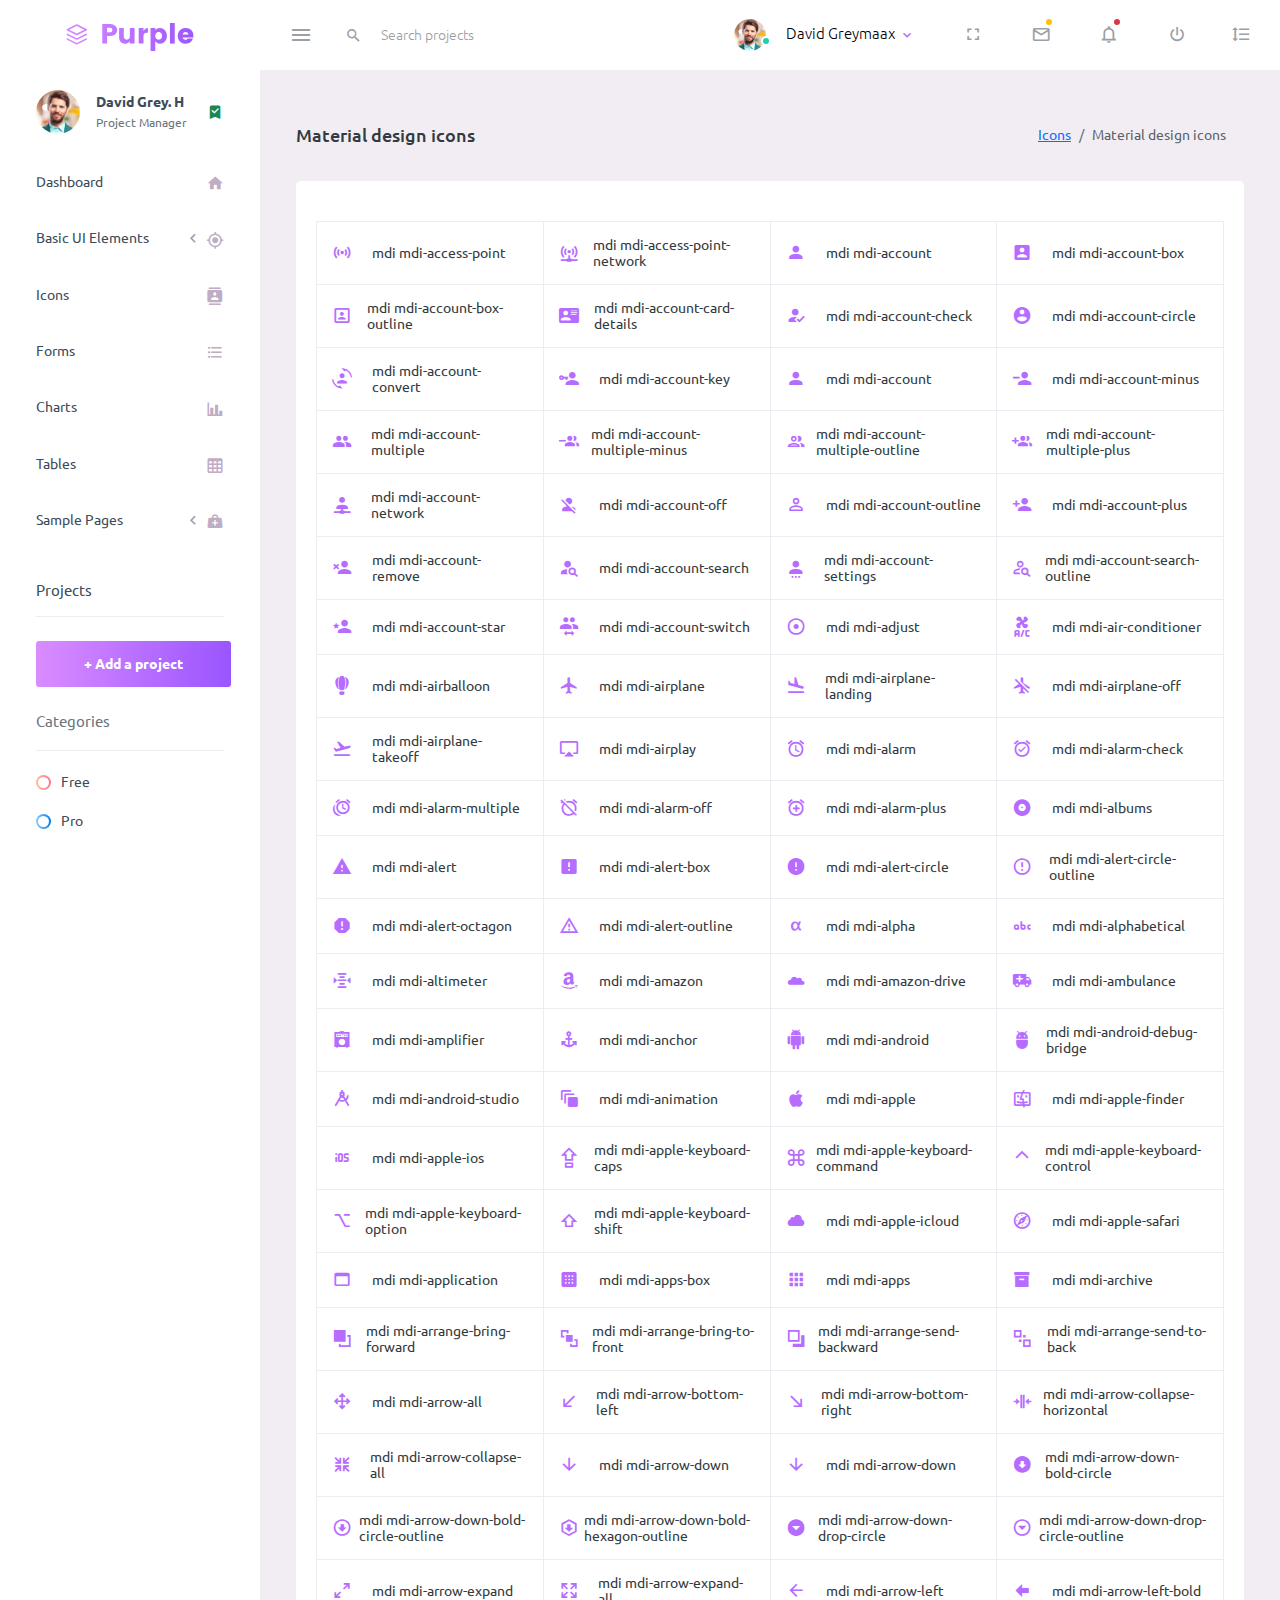
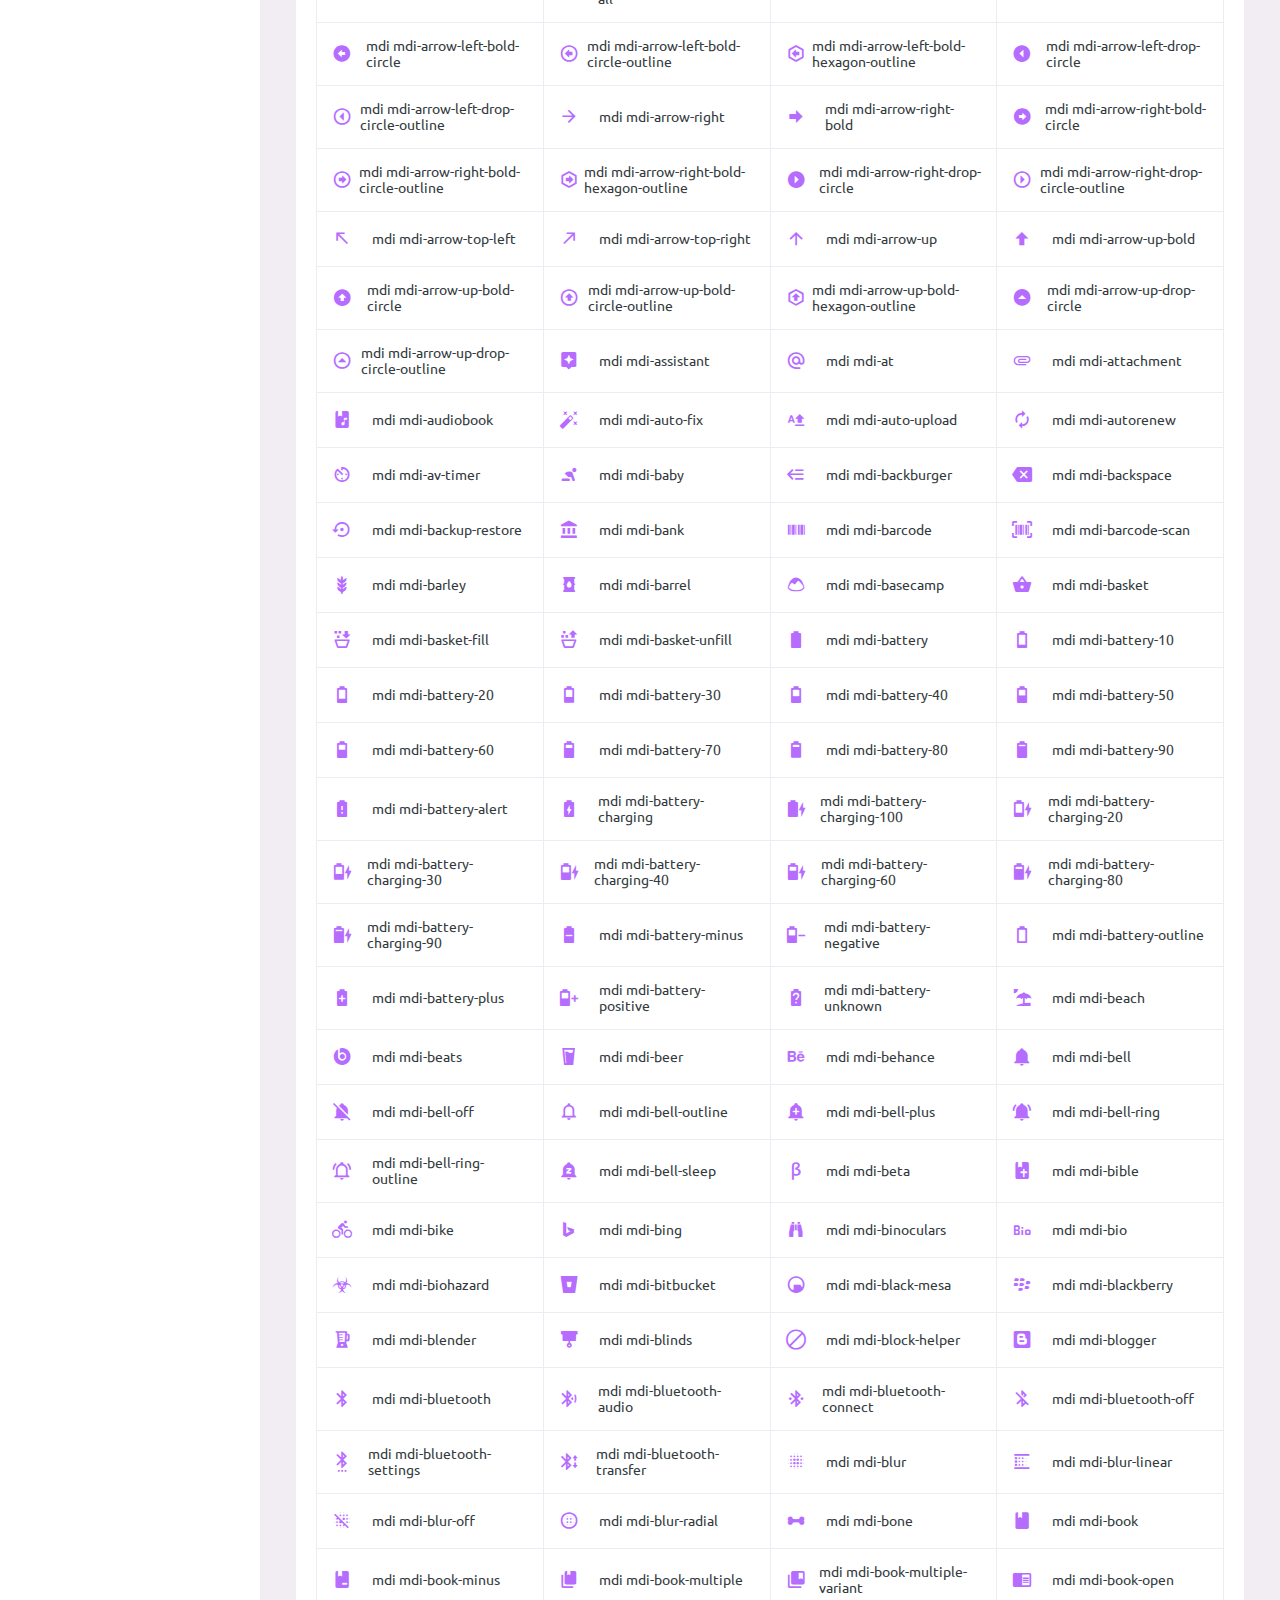
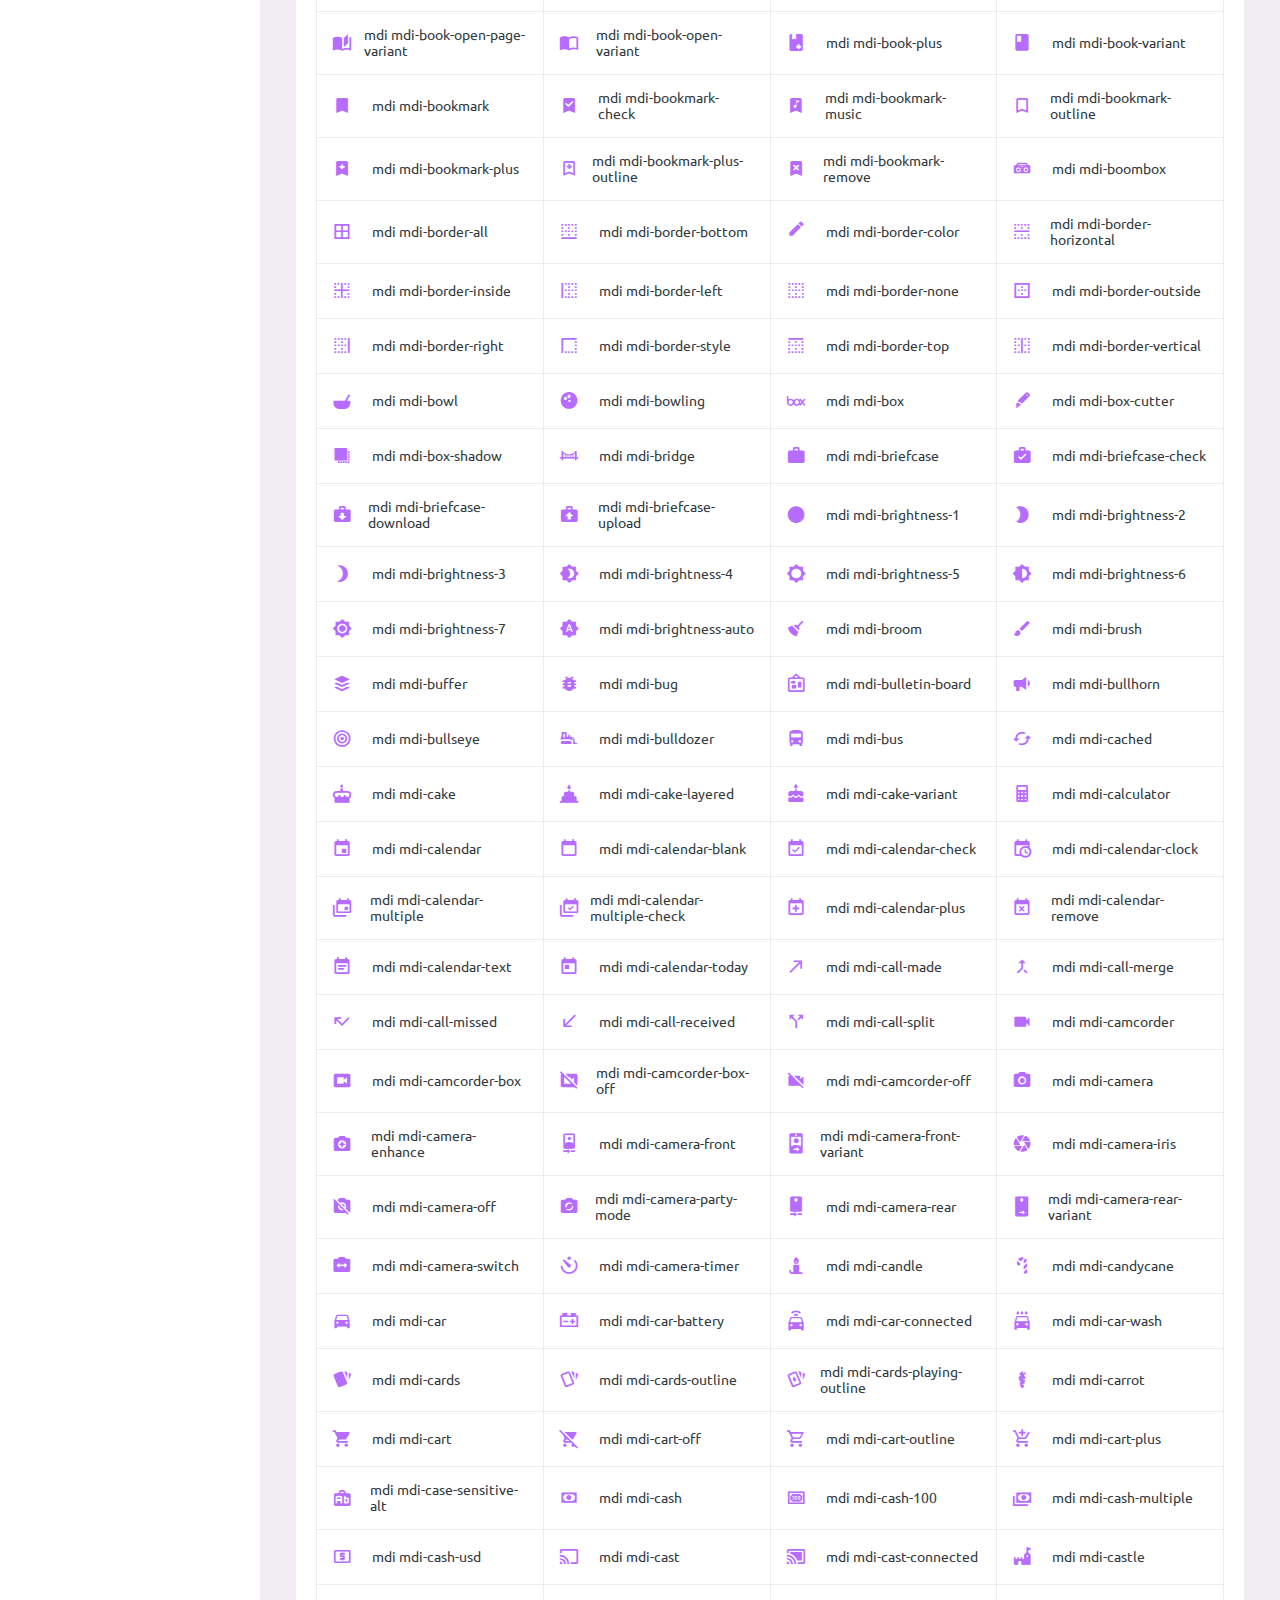
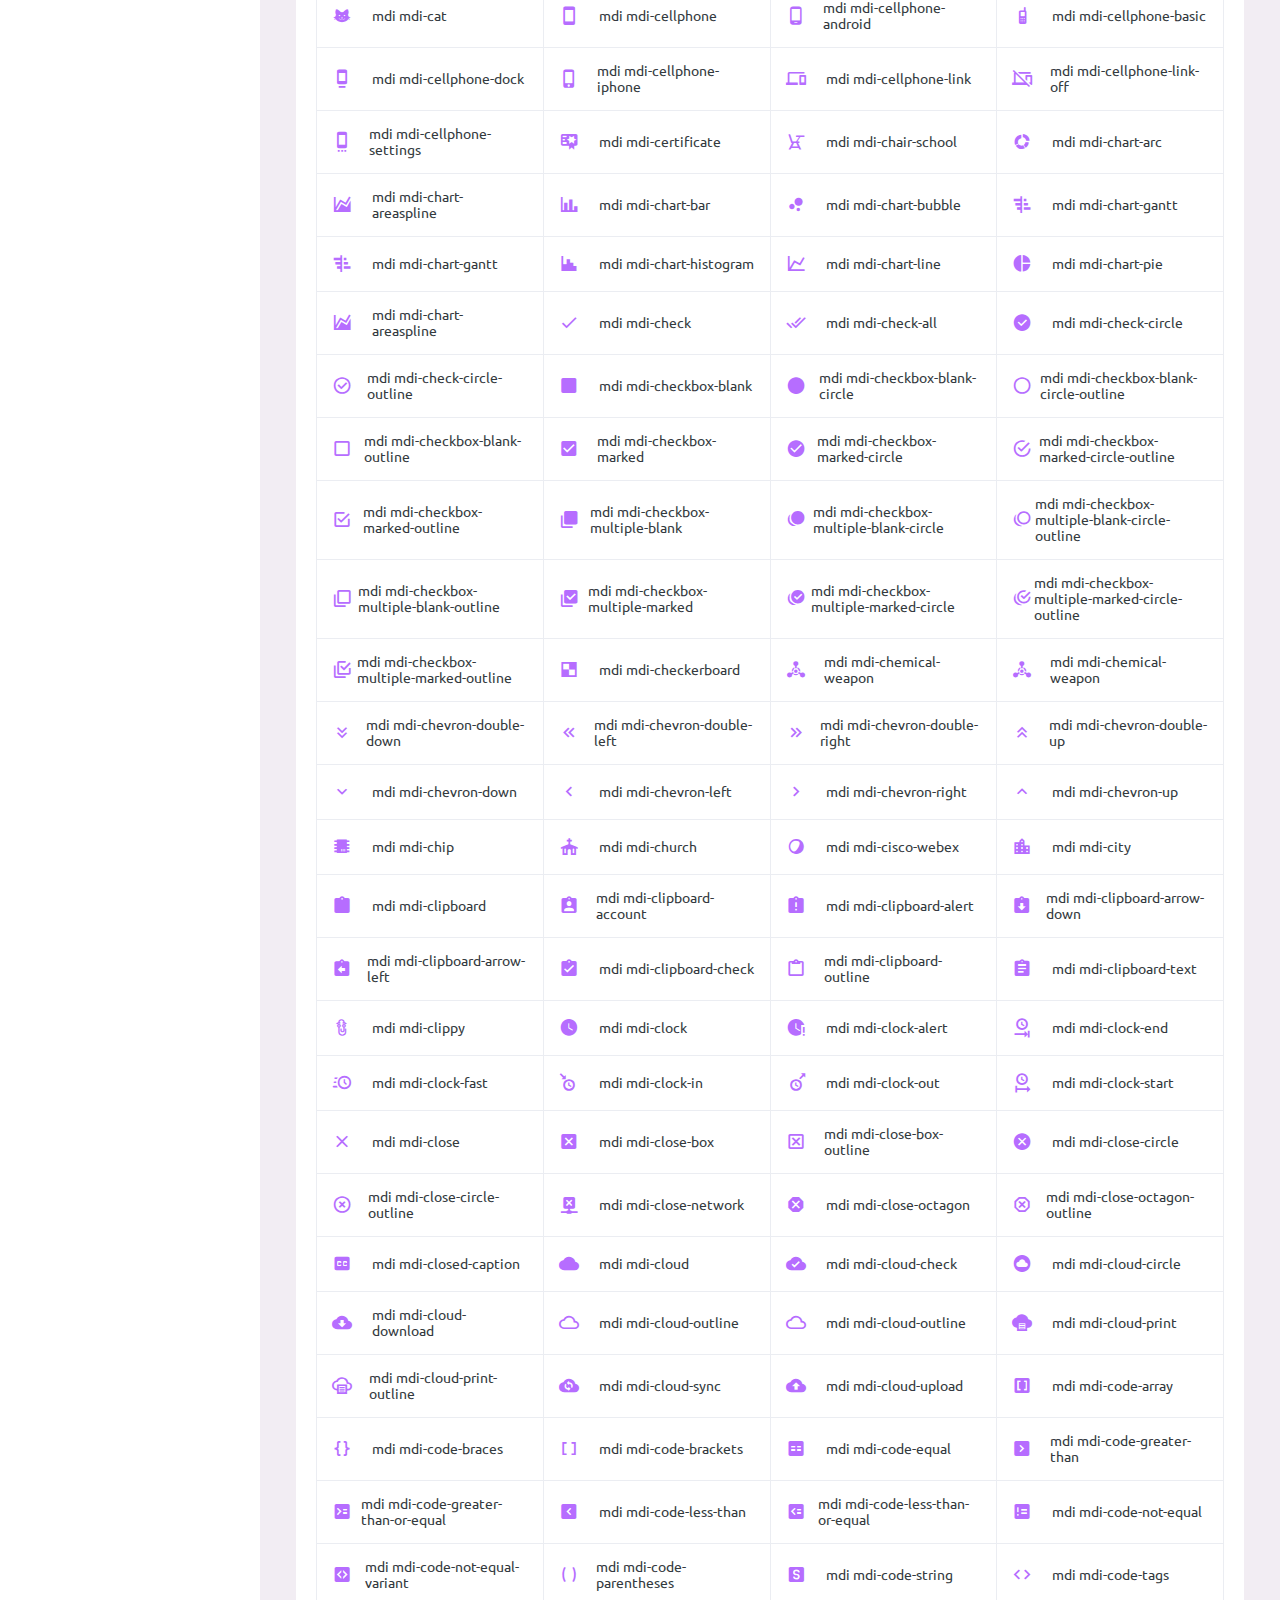
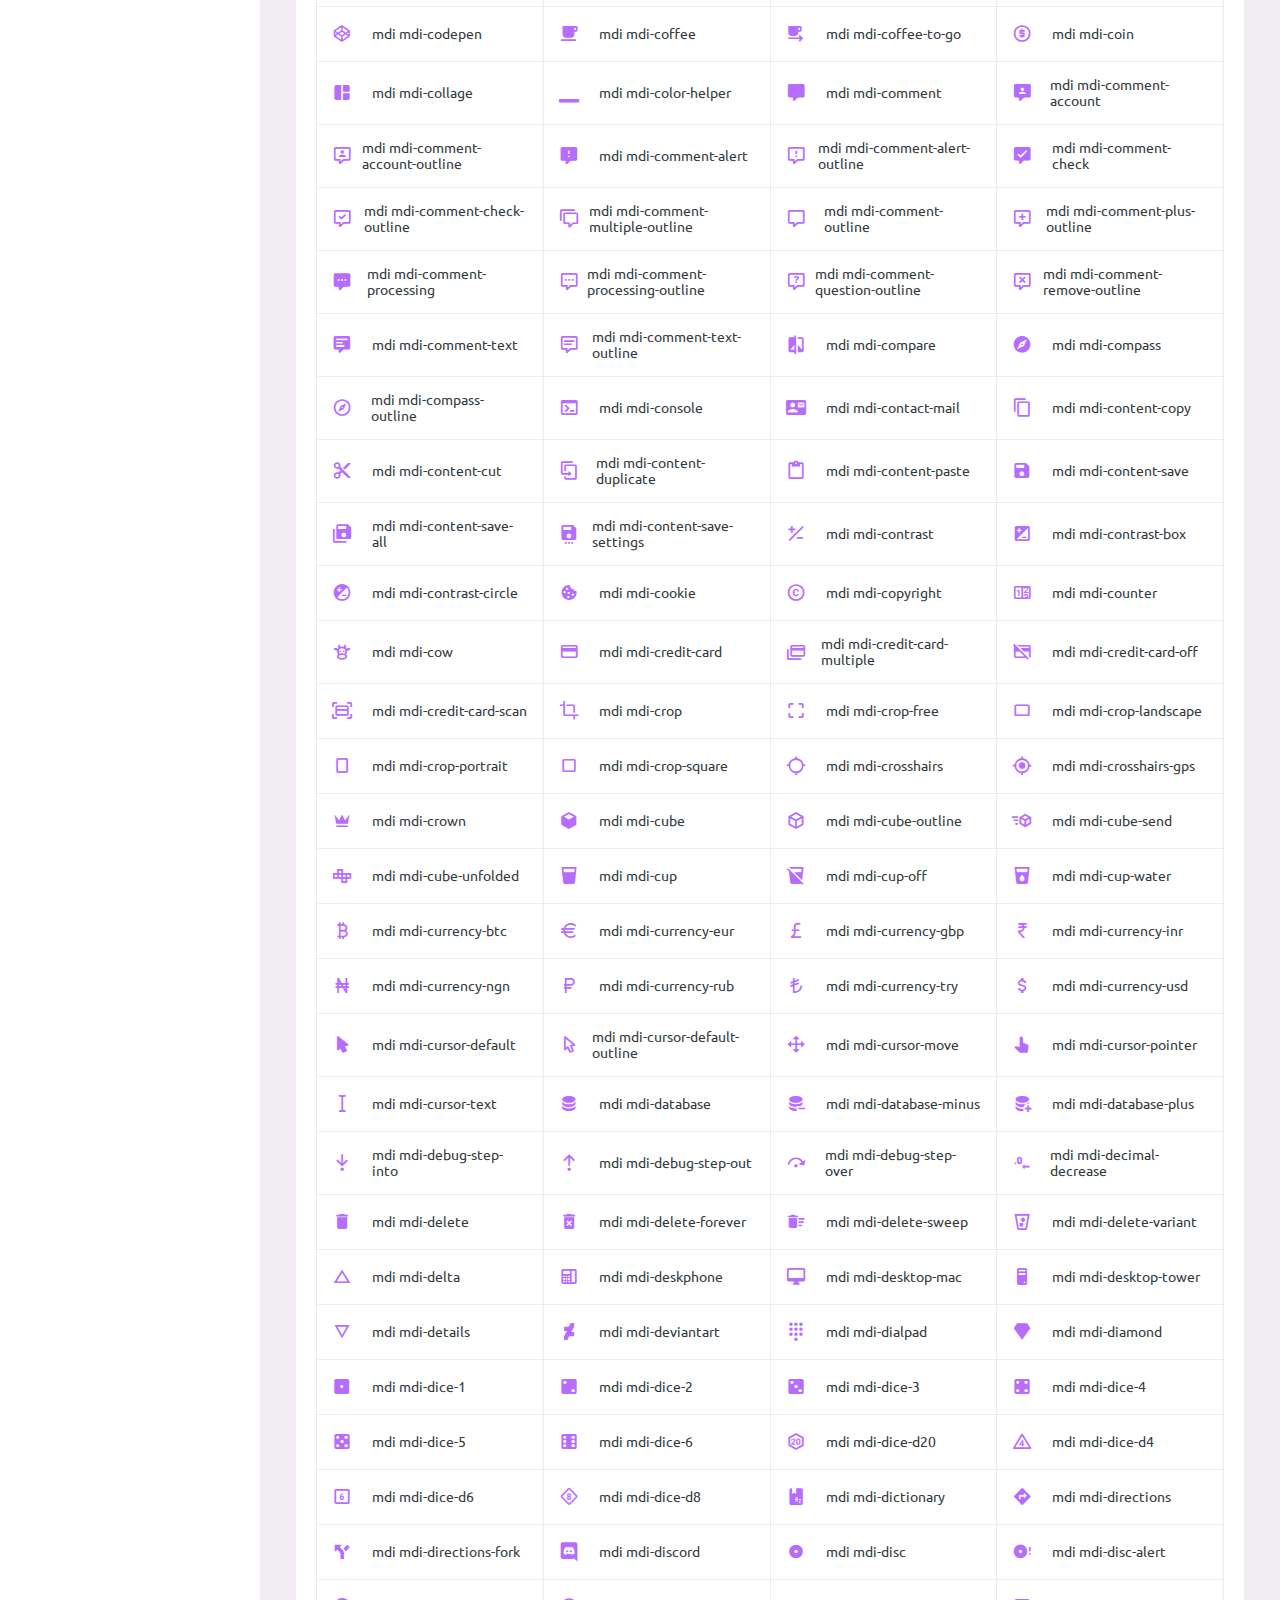
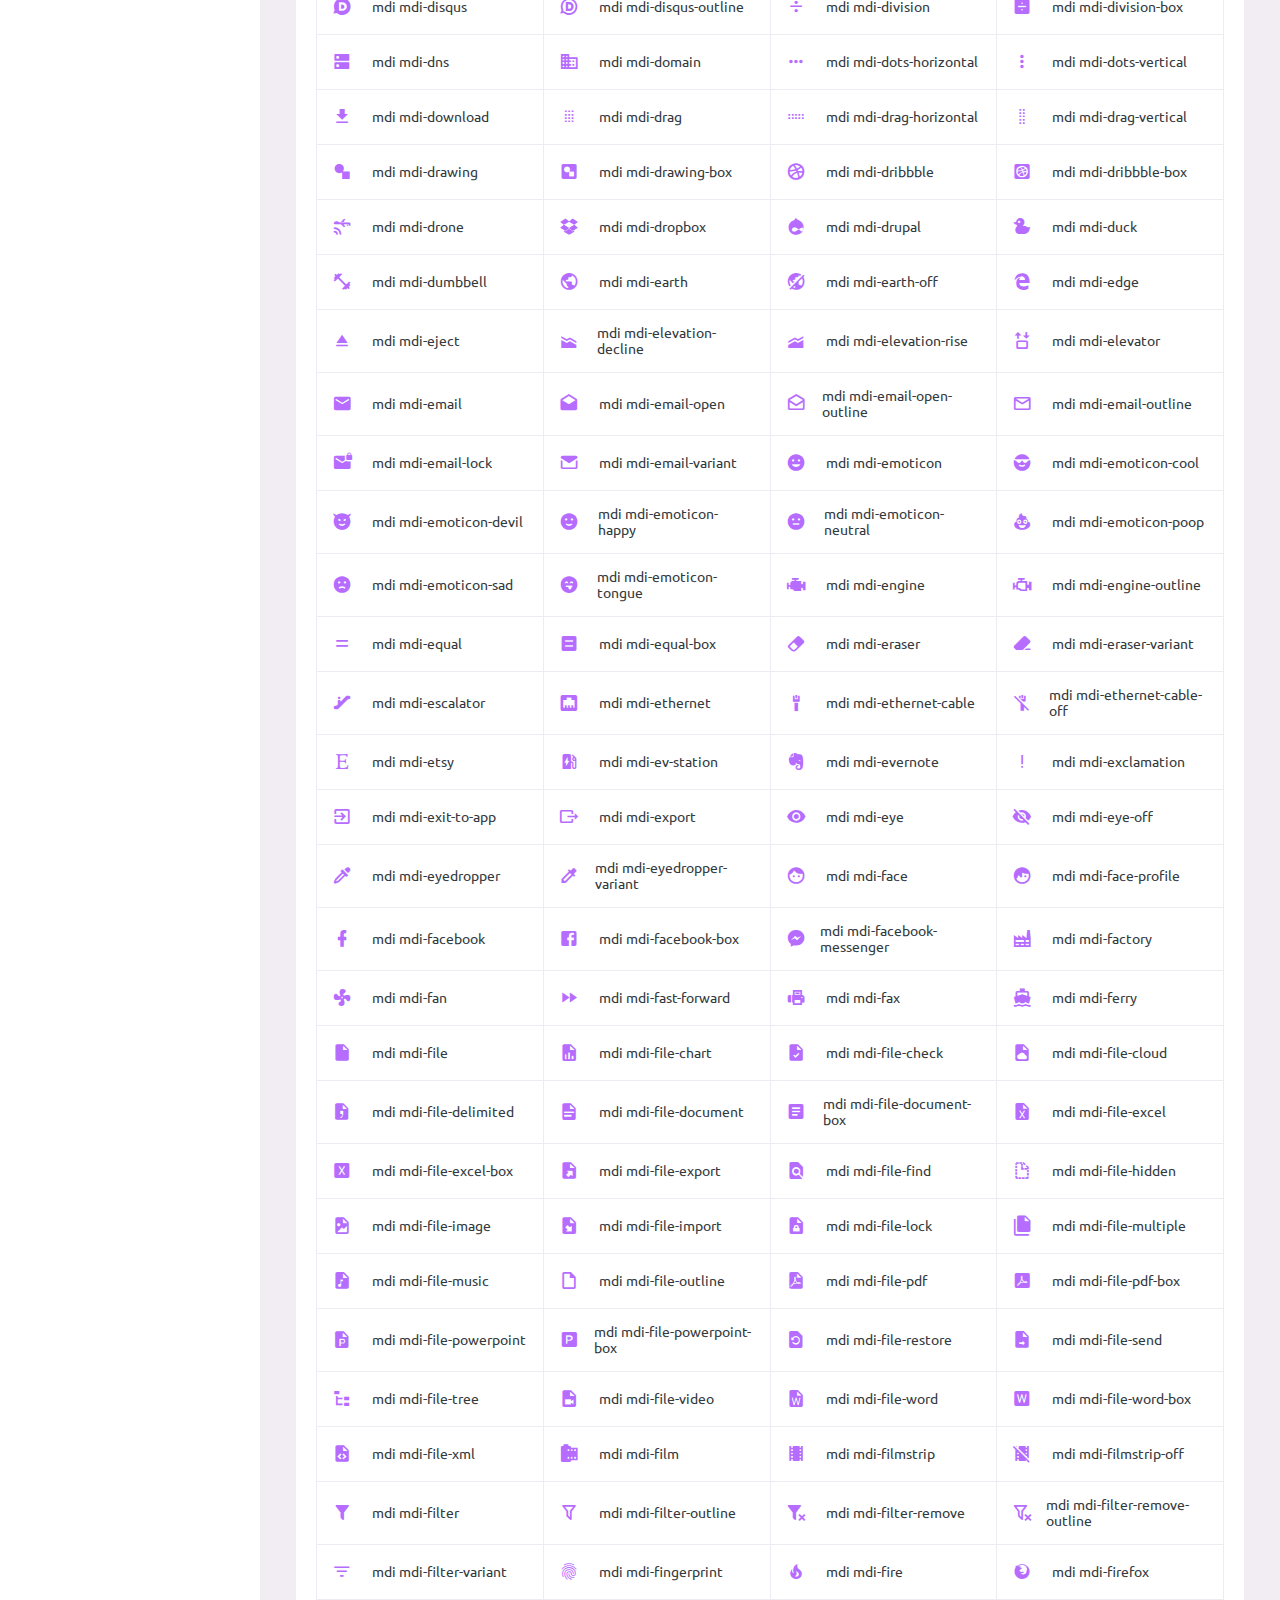
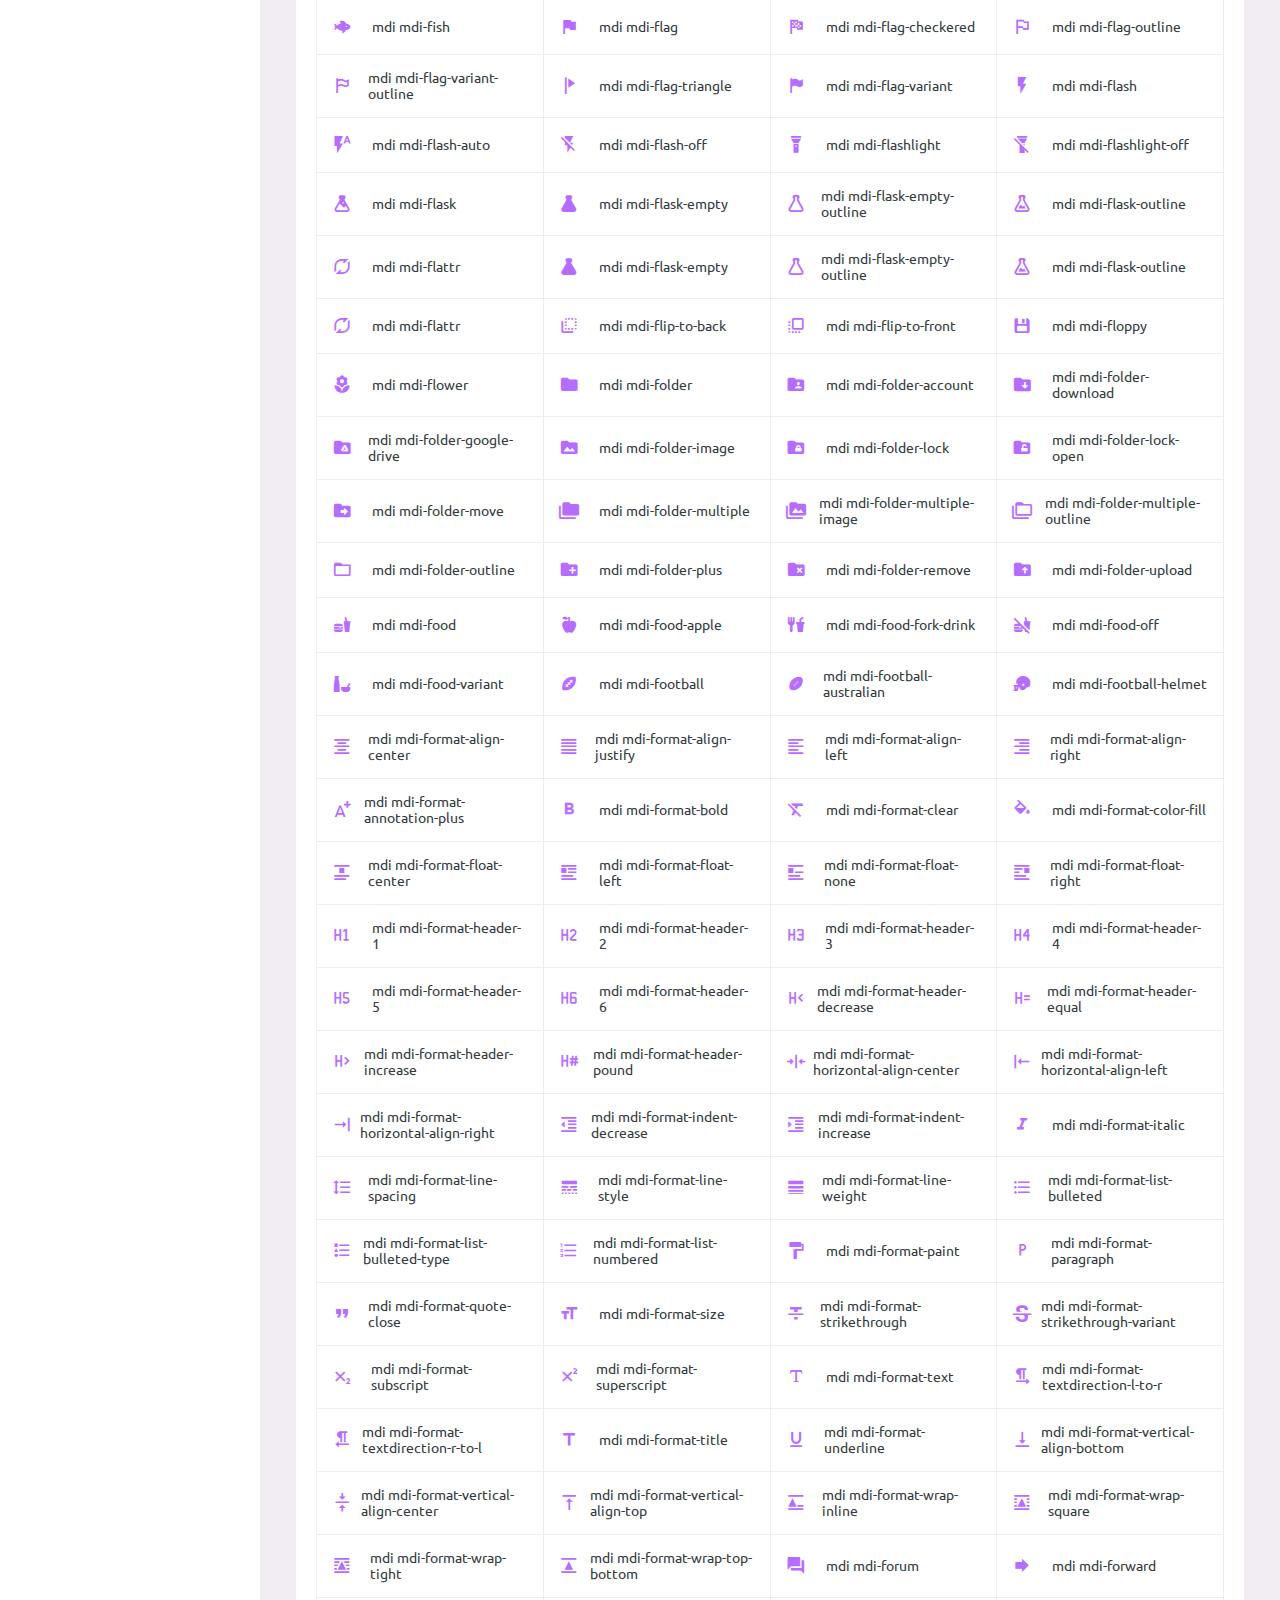
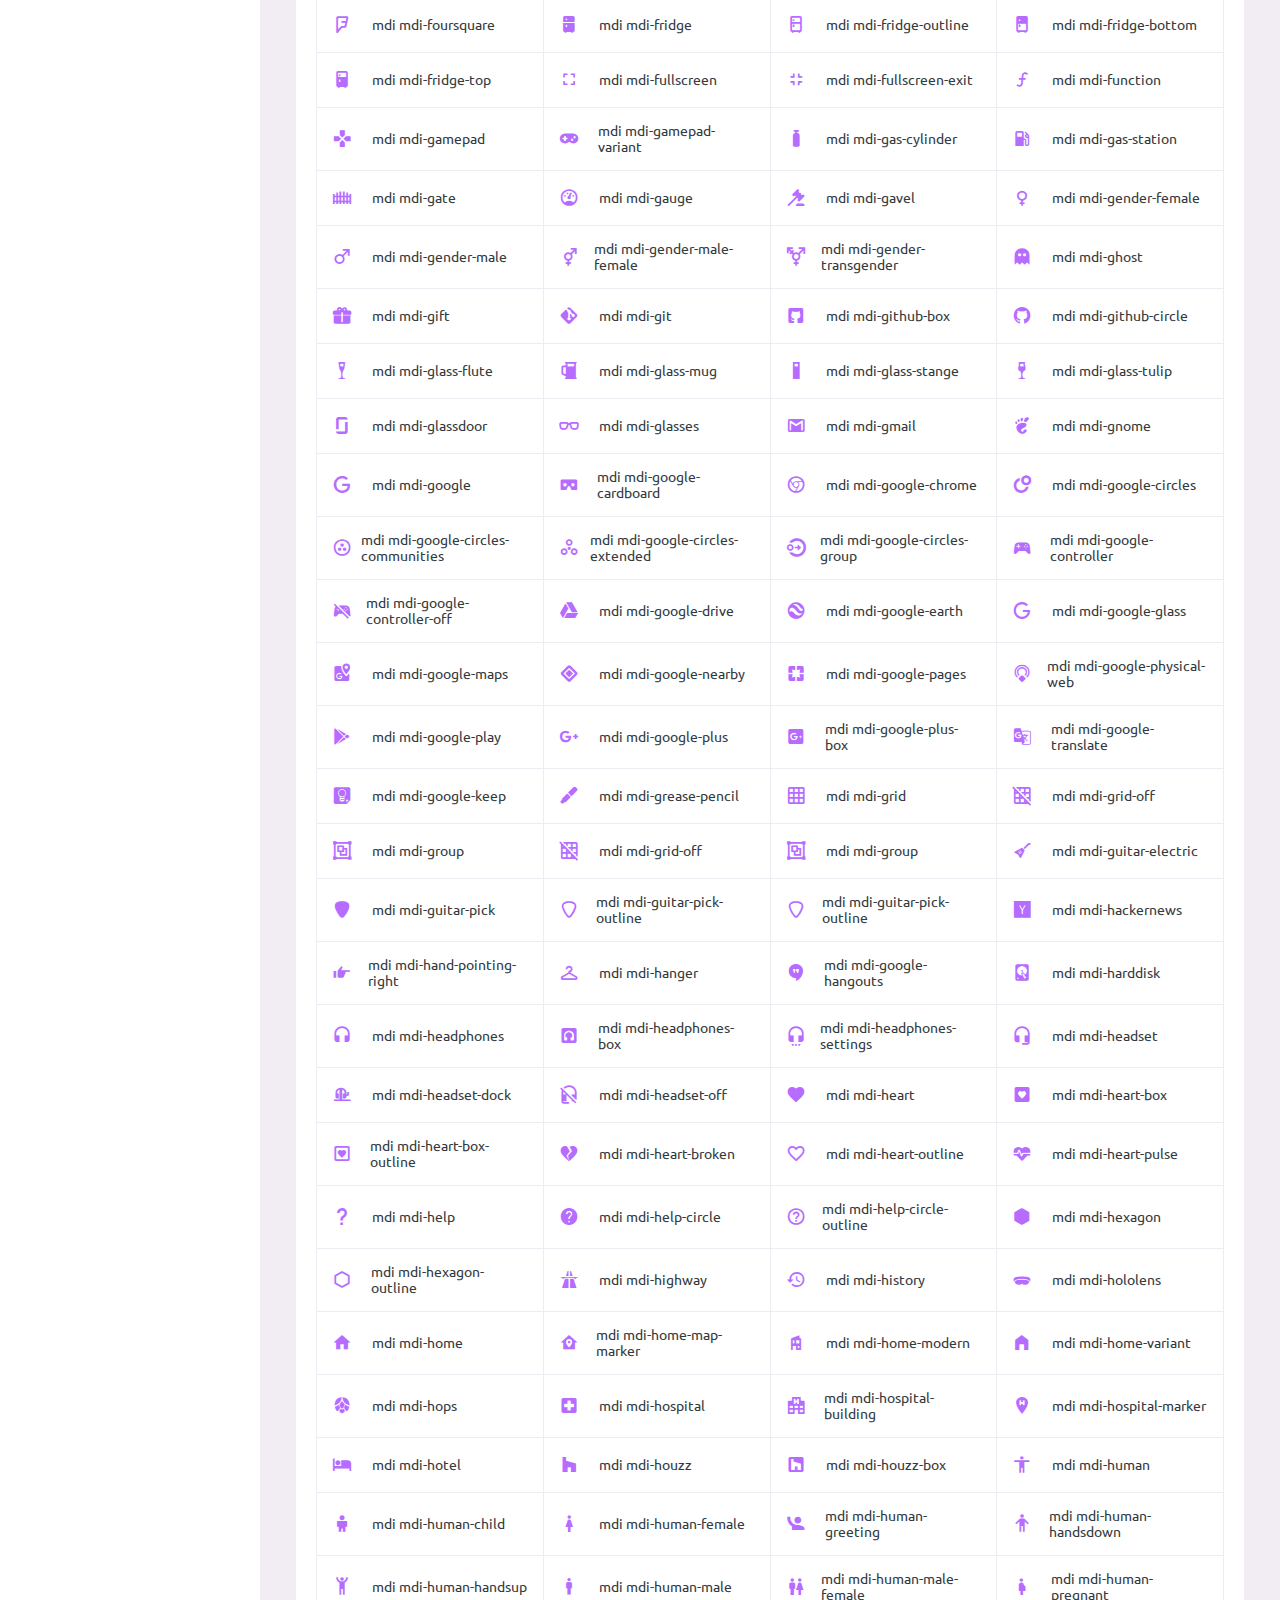
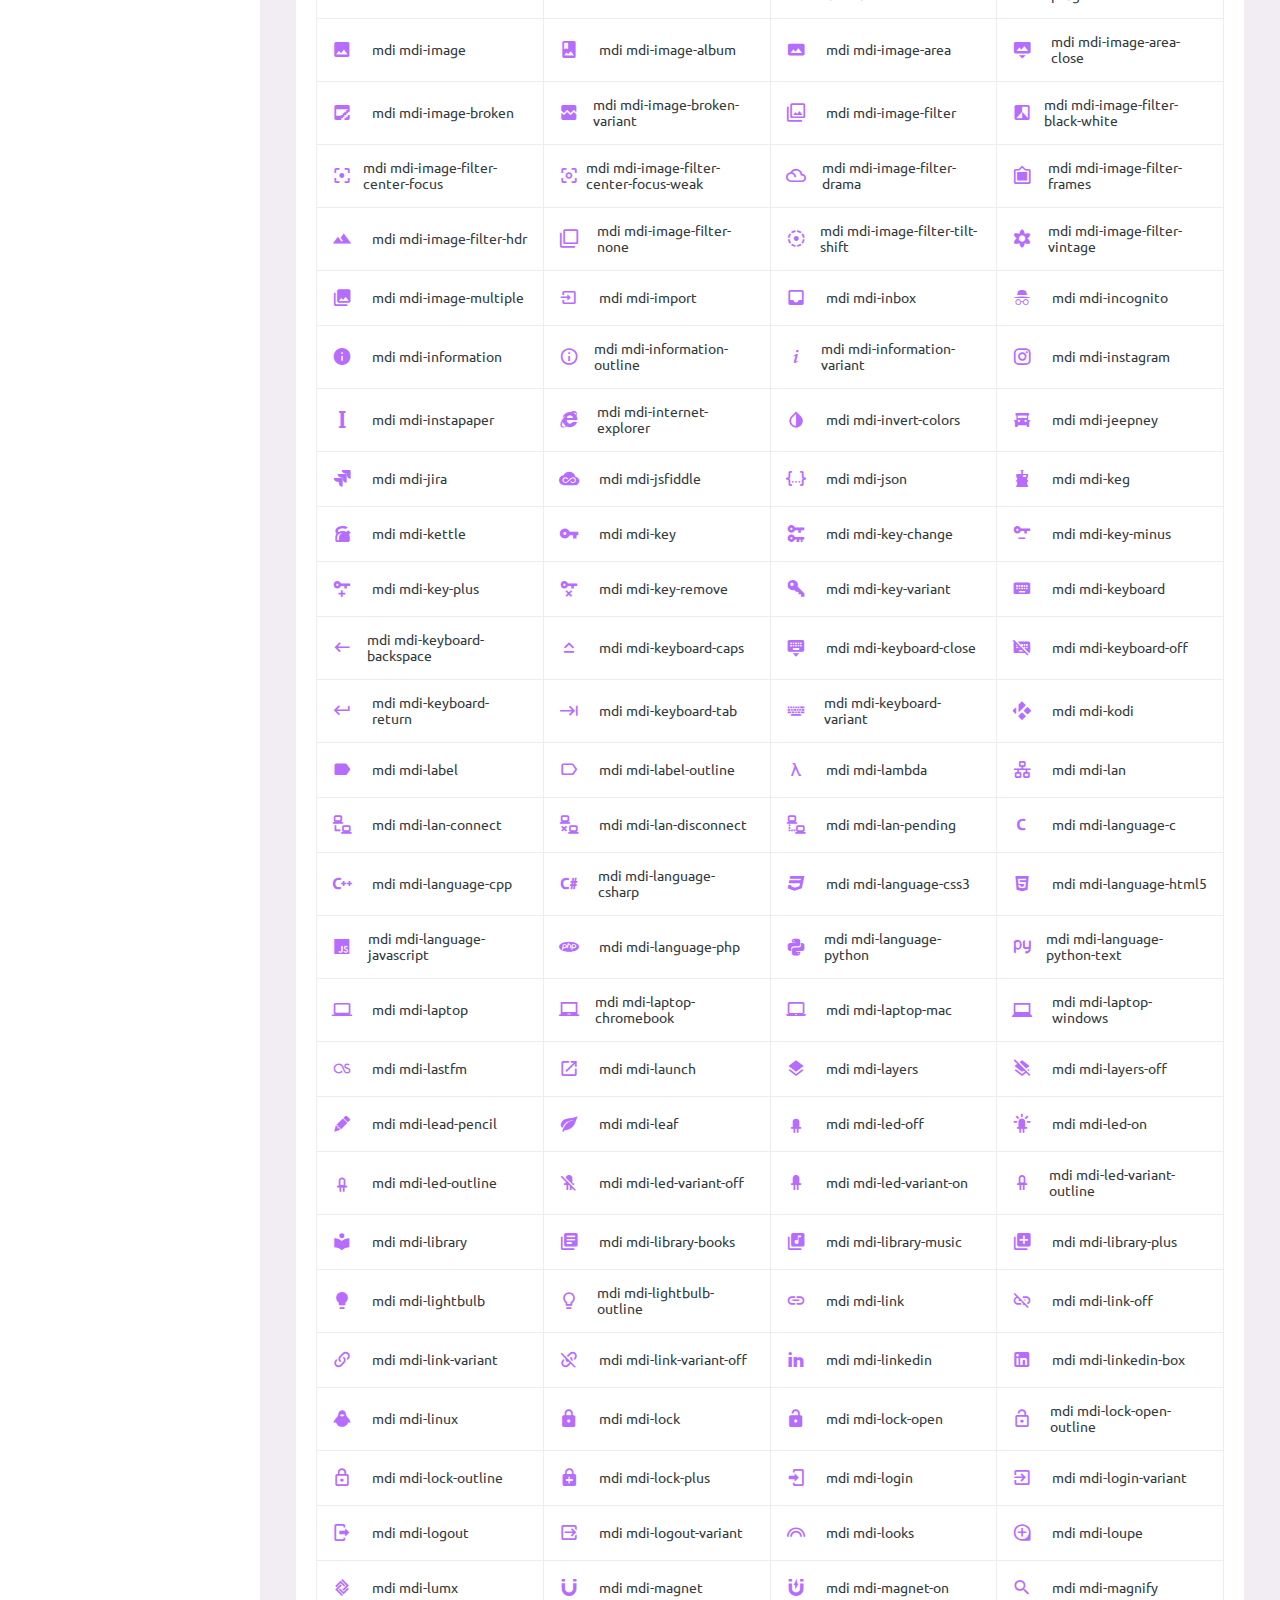
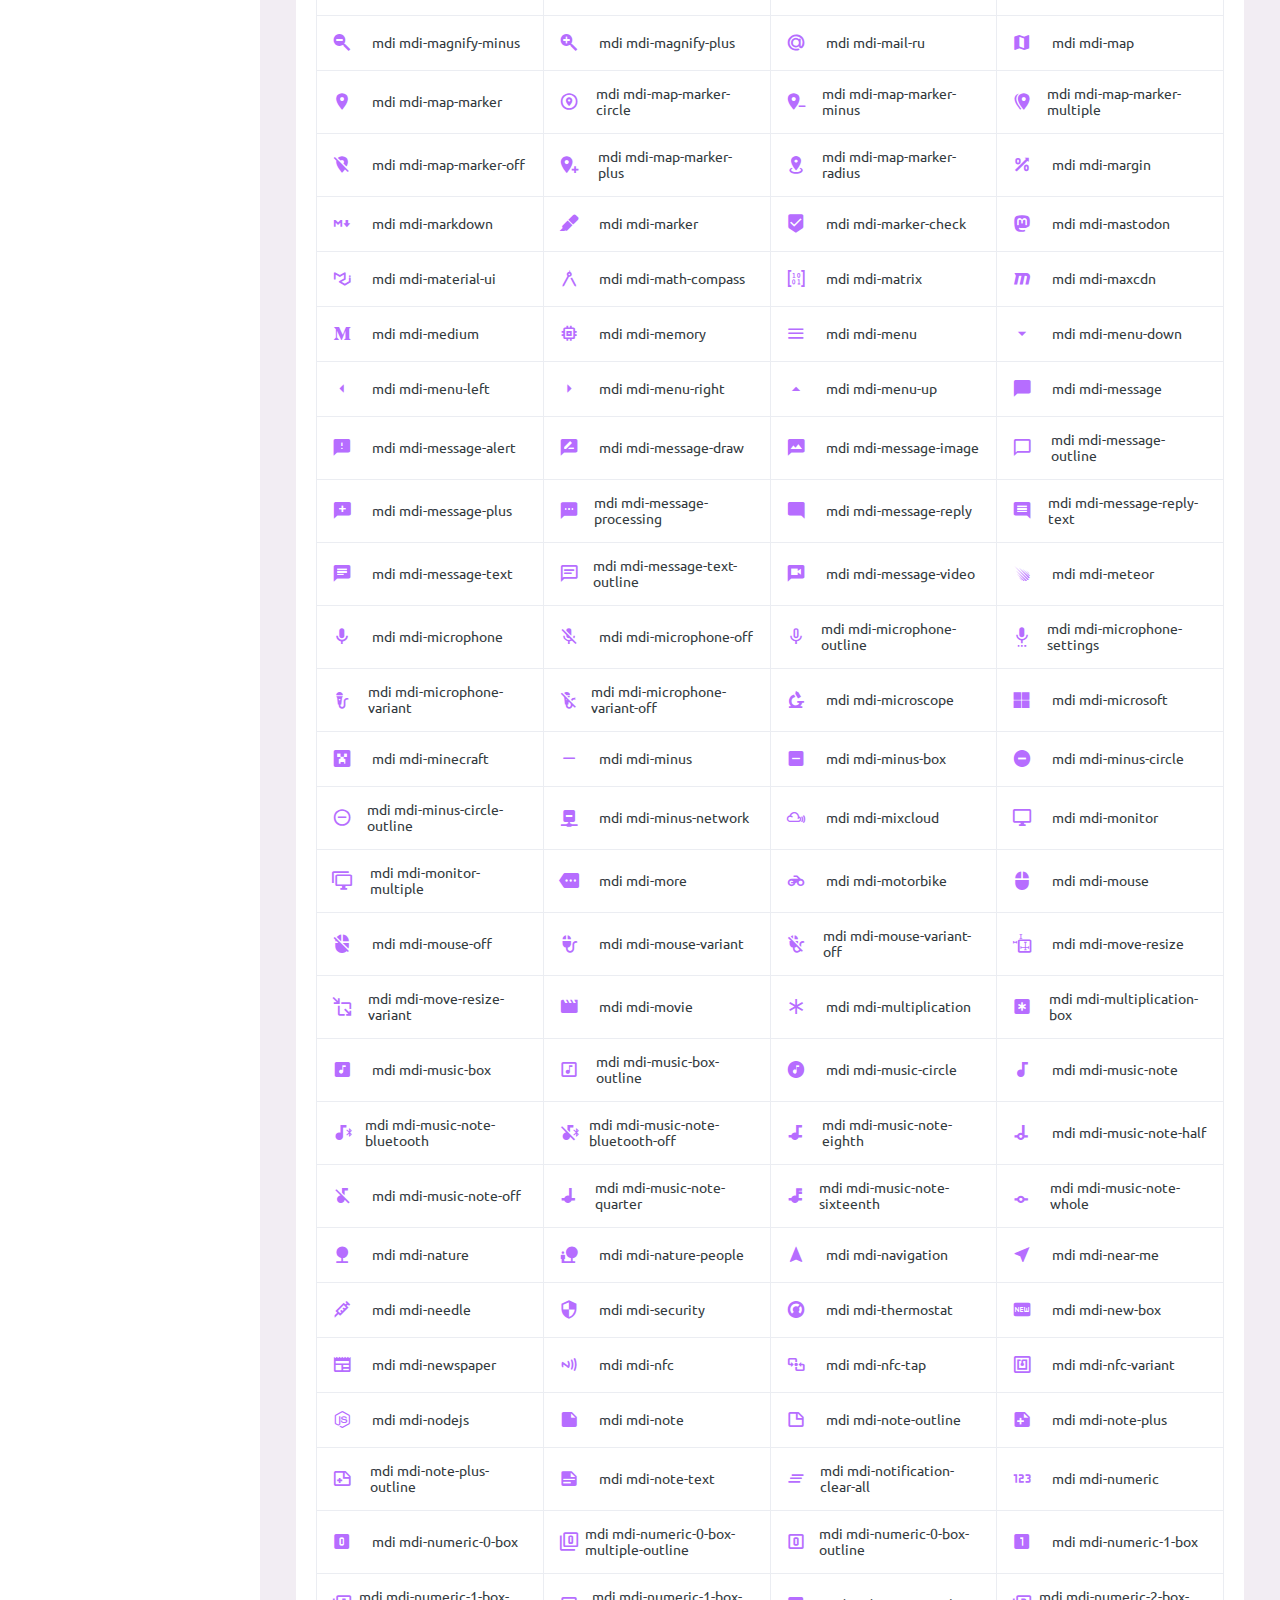
<file: static/resulttransformer/pages/icons/mdi.html>
<!DOCTYPE html>
<html lang="en">
  <head>
    <!-- Required meta tags -->
    <meta charset="utf-8">
    <meta name="viewport" content="width=device-width, initial-scale=1, shrink-to-fit=no">
    <title>Purple Admin</title>
    <!-- plugins:css -->
    <link rel="stylesheet" href="../../assets/vendors/mdi/css/materialdesignicons.min.css">
    <link rel="stylesheet" href="../../assets/vendors/css/vendor.bundle.base.css">
    <!-- endinject -->
    <!-- Plugin css for this page -->
    <!-- End Plugin css for this page -->
    <!-- inject:css -->
    <!-- endinject -->
    <!-- Layout styles -->
    <link rel="stylesheet" href="../../assets/css/style.css">
    <!-- End layout styles -->
    <link rel="shortcut icon" href="../../assets/images/favicon.ico" />
  </head>
  <body>
    <div class=" container-scroller">
      <!-- partial:../../partials/_navbar.html -->
      <nav class="navbar default-layout-navbar col-lg-12 col-12 p-0 fixed-top d-flex flex-row">
        <div class="text-center navbar-brand-wrapper d-flex align-items-center justify-content-center">
          <a class="navbar-brand brand-logo" href="../../index.html"><img src="../../assets/images/logo.svg" alt="logo" /></a>
          <a class="navbar-brand brand-logo-mini" href="../../index.html"><img src="../../assets/images/logo-mini.svg" alt="logo" /></a>
        </div>
        <div class="navbar-menu-wrapper d-flex align-items-stretch">
          <button class="navbar-toggler navbar-toggler align-self-center" type="button" data-toggle="minimize">
            <span class="mdi mdi-menu"></span>
          </button>
          <div class="search-field d-none d-md-block">
            <form class="d-flex align-items-center h-100" action="#">
              <div class="input-group">
                <div class="input-group-prepend bg-transparent">
                  <i class="input-group-text border-0 mdi mdi-magnify"></i>
                </div>
                <input type="text" class="form-control bg-transparent border-0" placeholder="Search projects">
              </div>
            </form>
          </div>
          <ul class="navbar-nav navbar-nav-right">
            <li class="nav-item nav-profile dropdown">
              <a class="nav-link dropdown-toggle" id="profileDropdown" href="#" data-bs-toggle="dropdown" aria-expanded="false">
                <div class="nav-profile-img">
                  <img src="../../assets/images/faces/face1.jpg" alt="image">
                  <span class="availability-status online"></span>
                </div>
                <div class="nav-profile-text">
                  <p class="mb-1 text-black">David Greymaax</p>
                </div>
              </a>
              <div class="dropdown-menu navbar-dropdown" aria-labelledby="profileDropdown">
                <a class="dropdown-item" href="#">
                  <i class="mdi mdi-cached me-2 text-success"></i> Activity Log </a>
                <div class="dropdown-divider"></div>
                <a class="dropdown-item" href="#">
                  <i class="mdi mdi-logout me-2 text-primary"></i> Signout </a>
              </div>
            </li>
            <li class="nav-item d-none d-lg-block full-screen-link">
              <a class="nav-link">
                <i class="mdi mdi-fullscreen" id="fullscreen-button"></i>
              </a>
            </li>
            <li class="nav-item dropdown">
              <a class="nav-link count-indicator dropdown-toggle" id="messageDropdown" href="#" data-bs-toggle="dropdown" aria-expanded="false">
                <i class="mdi mdi-email-outline"></i>
                <span class="count-symbol bg-warning"></span>
              </a>
              <div class="dropdown-menu dropdown-menu-right navbar-dropdown preview-list" aria-labelledby="messageDropdown">
                <h6 class="p-3 mb-0">Messages</h6>
                <div class="dropdown-divider"></div>
                <a class="dropdown-item preview-item">
                  <div class="preview-thumbnail">
                    <img src="../../assets/images/faces/face4.jpg" alt="image" class="profile-pic">
                  </div>
                  <div class="preview-item-content d-flex align-items-start flex-column justify-content-center">
                    <h6 class="preview-subject ellipsis mb-1 font-weight-normal">Mark send you a message</h6>
                    <p class="text-gray mb-0"> 1 Minutes ago </p>
                  </div>
                </a>
                <div class="dropdown-divider"></div>
                <a class="dropdown-item preview-item">
                  <div class="preview-thumbnail">
                    <img src="../../assets/images/faces/face2.jpg" alt="image" class="profile-pic">
                  </div>
                  <div class="preview-item-content d-flex align-items-start flex-column justify-content-center">
                    <h6 class="preview-subject ellipsis mb-1 font-weight-normal">Cregh send you a message</h6>
                    <p class="text-gray mb-0"> 15 Minutes ago </p>
                  </div>
                </a>
                <div class="dropdown-divider"></div>
                <a class="dropdown-item preview-item">
                  <div class="preview-thumbnail">
                    <img src="../../assets/images/faces/face3.jpg" alt="image" class="profile-pic">
                  </div>
                  <div class="preview-item-content d-flex align-items-start flex-column justify-content-center">
                    <h6 class="preview-subject ellipsis mb-1 font-weight-normal">Profile picture updated</h6>
                    <p class="text-gray mb-0"> 18 Minutes ago </p>
                  </div>
                </a>
                <div class="dropdown-divider"></div>
                <h6 class="p-3 mb-0 text-center">4 new messages</h6>
              </div>
            </li>
            <li class="nav-item dropdown">
              <a class="nav-link count-indicator dropdown-toggle" id="notificationDropdown" href="#" data-bs-toggle="dropdown">
                <i class="mdi mdi-bell-outline"></i>
                <span class="count-symbol bg-danger"></span>
              </a>
              <div class="dropdown-menu dropdown-menu-right navbar-dropdown preview-list" aria-labelledby="notificationDropdown">
                <h6 class="p-3 mb-0">Notifications</h6>
                <div class="dropdown-divider"></div>
                <a class="dropdown-item preview-item">
                  <div class="preview-thumbnail">
                    <div class="preview-icon bg-success">
                      <i class="mdi mdi-calendar"></i>
                    </div>
                  </div>
                  <div class="preview-item-content d-flex align-items-start flex-column justify-content-center">
                    <h6 class="preview-subject font-weight-normal mb-1">Event today</h6>
                    <p class="text-gray ellipsis mb-0"> Just a reminder that you have an event today </p>
                  </div>
                </a>
                <div class="dropdown-divider"></div>
                <a class="dropdown-item preview-item">
                  <div class="preview-thumbnail">
                    <div class="preview-icon bg-warning">
                      <i class="mdi mdi-settings"></i>
                    </div>
                  </div>
                  <div class="preview-item-content d-flex align-items-start flex-column justify-content-center">
                    <h6 class="preview-subject font-weight-normal mb-1">Settings</h6>
                    <p class="text-gray ellipsis mb-0"> Update dashboard </p>
                  </div>
                </a>
                <div class="dropdown-divider"></div>
                <a class="dropdown-item preview-item">
                  <div class="preview-thumbnail">
                    <div class="preview-icon bg-info">
                      <i class="mdi mdi-link-variant"></i>
                    </div>
                  </div>
                  <div class="preview-item-content d-flex align-items-start flex-column justify-content-center">
                    <h6 class="preview-subject font-weight-normal mb-1">Launch Admin</h6>
                    <p class="text-gray ellipsis mb-0"> New admin wow! </p>
                  </div>
                </a>
                <div class="dropdown-divider"></div>
                <h6 class="p-3 mb-0 text-center">See all notifications</h6>
              </div>
            </li>
            <li class="nav-item nav-logout d-none d-lg-block">
              <a class="nav-link" href="#">
                <i class="mdi mdi-power"></i>
              </a>
            </li>
            <li class="nav-item nav-settings d-none d-lg-block">
              <a class="nav-link" href="#">
                <i class="mdi mdi-format-line-spacing"></i>
              </a>
            </li>
          </ul>
          <button class="navbar-toggler navbar-toggler-right d-lg-none align-self-center" type="button" data-toggle="offcanvas">
            <span class="mdi mdi-menu"></span>
          </button>
        </div>
      </nav>
      <!-- partial -->
      <div class="container-fluid page-body-wrapper">
        <!-- partial:../../partials/_sidebar.html -->
        <nav class="sidebar sidebar-offcanvas" id="sidebar">
          <ul class="nav">
            <li class="nav-item nav-profile">
              <a href="#" class="nav-link">
                <div class="nav-profile-image">
                  <img src="../../assets/images/faces/face1.jpg" alt="profile">
                  <span class="login-status online"></span>
                  <!--change to offline or busy as needed-->
                </div>
                <div class="nav-profile-text d-flex flex-column">
                  <span class="font-weight-bold mb-2">David Grey. H</span>
                  <span class="text-secondary text-small">Project Manager</span>
                </div>
                <i class="mdi mdi-bookmark-check text-success nav-profile-badge"></i>
              </a>
            </li>
            <li class="nav-item">
              <a class="nav-link" href="../../index.html">
                <span class="menu-title">Dashboard</span>
                <i class="mdi mdi-home menu-icon"></i>
              </a>
            </li>
            <li class="nav-item">
              <a class="nav-link" data-bs-toggle="collapse" href="#ui-basic" aria-expanded="false" aria-controls="ui-basic">
                <span class="menu-title">Basic UI Elements</span>
                <i class="menu-arrow"></i>
                <i class="mdi mdi-crosshairs-gps menu-icon"></i>
              </a>
              <div class="collapse" id="ui-basic">
                <ul class="nav flex-column sub-menu">
                  <li class="nav-item"> <a class="nav-link" href="../../pages/ui-features/buttons.html">Buttons</a></li>
                  <li class="nav-item"> <a class="nav-link" href="../../pages/ui-features/typography.html">Typography</a></li>
                </ul>
              </div>
            </li>
            <li class="nav-item">
              <a class="nav-link" href="../../pages/icons/mdi.html">
                <span class="menu-title">Icons</span>
                <i class="mdi mdi-contacts menu-icon"></i>
              </a>
            </li>
            <li class="nav-item">
              <a class="nav-link" href="../../pages/forms/basic_elements.html">
                <span class="menu-title">Forms</span>
                <i class="mdi mdi-format-list-bulleted menu-icon"></i>
              </a>
            </li>
            <li class="nav-item">
              <a class="nav-link" href="../../pages/charts/chartjs.html">
                <span class="menu-title">Charts</span>
                <i class="mdi mdi-chart-bar menu-icon"></i>
              </a>
            </li>
            <li class="nav-item">
              <a class="nav-link" href="../../pages/tables/basic-table.html">
                <span class="menu-title">Tables</span>
                <i class="mdi mdi-table-large menu-icon"></i>
              </a>
            </li>
            <li class="nav-item">
              <a class="nav-link" data-bs-toggle="collapse" href="#general-pages" aria-expanded="false" aria-controls="general-pages">
                <span class="menu-title">Sample Pages</span>
                <i class="menu-arrow"></i>
                <i class="mdi mdi-medical-bag menu-icon"></i>
              </a>
              <div class="collapse" id="general-pages">
                <ul class="nav flex-column sub-menu">
                  <li class="nav-item"> <a class="nav-link" href="../../pages/samples/blank-page.html"> Blank Page </a></li>
                  <li class="nav-item"> <a class="nav-link" href="../../pages/samples/login.html"> Login </a></li>
                  <li class="nav-item"> <a class="nav-link" href="../../pages/samples/register.html"> Register </a></li>
                  <li class="nav-item"> <a class="nav-link" href="../../pages/samples/error-404.html"> 404 </a></li>
                  <li class="nav-item"> <a class="nav-link" href="../../pages/samples/error-500.html"> 500 </a></li>
                </ul>
              </div>
            </li>
            <li class="nav-item sidebar-actions">
              <span class="nav-link">
                <div class="border-bottom">
                  <h6 class="font-weight-normal mb-3">Projects</h6>
                </div>
                <button class="btn btn-block btn-lg btn-gradient-primary mt-4">+ Add a project</button>
                <div class="mt-4">
                  <div class="border-bottom">
                    <p class="text-secondary">Categories</p>
                  </div>
                  <ul class="gradient-bullet-list mt-4">
                    <li>Free</li>
                    <li>Pro</li>
                  </ul>
                </div>
              </span>
            </li>
          </ul>
        </nav>
        <!-- partial -->
        <div class="main-panel">
          <div class="content-wrapper">
            <div class="page-header">
              <h3 class="page-title"> Material design icons </h3>
              <nav aria-label="breadcrumb">
                <ol class="breadcrumb">
                  <li class="breadcrumb-item"><a href="#">Icons</a></li>
                  <li class="breadcrumb-item active" aria-current="page">Material design icons</li>
                </ol>
              </nav>
            </div>
            <div class="row">
              <div class="col-lg-12 grid-margin">
                <div class="card">
                  <div class="card-body">
                    <div class="row icons-list">
                      <div class="col-sm-6 col-md-4 col-lg-3">
                        <i class="mdi mdi-access-point"></i> mdi mdi-access-point
                      </div>
                      <div class="col-sm-6 col-md-4 col-lg-3">
                        <i class="mdi mdi-access-point-network"></i> mdi mdi-access-point-network
                      </div>
                      <div class="col-sm-6 col-md-4 col-lg-3">
                        <i class="mdi mdi-account"></i> mdi mdi-account
                      </div>
                      <div class="col-sm-6 col-md-4 col-lg-3">
                        <i class="mdi mdi-account-box"></i> mdi mdi-account-box
                      </div>
                      <div class="col-sm-6 col-md-4 col-lg-3">
                        <i class="mdi mdi-account-box-outline"></i> mdi mdi-account-box-outline
                      </div>
                      <div class="col-sm-6 col-md-4 col-lg-3">
                        <i class="mdi mdi-account-card-details"></i> mdi mdi-account-card-details
                      </div>
                      <div class="col-sm-6 col-md-4 col-lg-3">
                        <i class="mdi mdi-account-check"></i> mdi mdi-account-check
                      </div>
                      <div class="col-sm-6 col-md-4 col-lg-3">
                        <i class="mdi mdi-account-circle"></i> mdi mdi-account-circle
                      </div>
                      <div class="col-sm-6 col-md-4 col-lg-3">
                        <i class="mdi mdi-account-convert"></i> mdi mdi-account-convert
                      </div>
                      <div class="col-sm-6 col-md-4 col-lg-3">
                        <i class="mdi mdi-account-key"></i> mdi mdi-account-key
                      </div>
                      <div class="col-sm-6 col-md-4 col-lg-3">
                        <i class="mdi mdi-account"></i> mdi mdi-account
                      </div>
                      <div class="col-sm-6 col-md-4 col-lg-3">
                        <i class="mdi mdi-account-minus"></i> mdi mdi-account-minus
                      </div>
                      <div class="col-sm-6 col-md-4 col-lg-3">
                        <i class="mdi mdi-account-multiple"></i> mdi mdi-account-multiple
                      </div>
                      <div class="col-sm-6 col-md-4 col-lg-3">
                        <i class="mdi mdi-account-multiple-minus"></i> mdi mdi-account-multiple-minus
                      </div>
                      <div class="col-sm-6 col-md-4 col-lg-3">
                        <i class="mdi mdi-account-multiple-outline"></i> mdi mdi-account-multiple-outline
                      </div>
                      <div class="col-sm-6 col-md-4 col-lg-3">
                        <i class="mdi mdi-account-multiple-plus"></i> mdi mdi-account-multiple-plus
                      </div>
                      <div class="col-sm-6 col-md-4 col-lg-3">
                        <i class="mdi mdi-account-network"></i> mdi mdi-account-network
                      </div>
                      <div class="col-sm-6 col-md-4 col-lg-3">
                        <i class="mdi mdi-account-off"></i> mdi mdi-account-off
                      </div>
                      <div class="col-sm-6 col-md-4 col-lg-3">
                        <i class="mdi mdi-account-outline"></i> mdi mdi-account-outline
                      </div>
                      <div class="col-sm-6 col-md-4 col-lg-3">
                        <i class="mdi mdi-account-plus"></i> mdi mdi-account-plus
                      </div>
                      <div class="col-sm-6 col-md-4 col-lg-3">
                        <i class="mdi mdi-account-remove"></i> mdi mdi-account-remove
                      </div>
                      <div class="col-sm-6 col-md-4 col-lg-3">
                        <i class="mdi mdi-account-search"></i> mdi mdi-account-search
                      </div>
                      <div class="col-sm-6 col-md-4 col-lg-3">
                        <i class="mdi mdi-account-settings"></i> mdi mdi-account-settings
                      </div>
                      <div class="col-sm-6 col-md-4 col-lg-3">
                        <i class="mdi mdi-account-search-outline"></i> mdi mdi-account-search-outline
                      </div>
                      <div class="col-sm-6 col-md-4 col-lg-3">
                        <i class="mdi mdi-account-star"></i> mdi mdi-account-star
                      </div>
                      <div class="col-sm-6 col-md-4 col-lg-3">
                        <i class="mdi mdi-account-switch"></i> mdi mdi-account-switch
                      </div>
                      <div class="col-sm-6 col-md-4 col-lg-3">
                        <i class="mdi mdi-adjust"></i> mdi mdi-adjust
                      </div>
                      <div class="col-sm-6 col-md-4 col-lg-3">
                        <i class="mdi mdi-air-conditioner"></i> mdi mdi-air-conditioner
                      </div>
                      <div class="col-sm-6 col-md-4 col-lg-3">
                        <i class="mdi mdi-airballoon"></i> mdi mdi-airballoon
                      </div>
                      <div class="col-sm-6 col-md-4 col-lg-3">
                        <i class="mdi mdi-airplane"></i> mdi mdi-airplane
                      </div>
                      <div class="col-sm-6 col-md-4 col-lg-3">
                        <i class="mdi mdi-airplane-landing"></i> mdi mdi-airplane-landing
                      </div>
                      <div class="col-sm-6 col-md-4 col-lg-3">
                        <i class="mdi mdi-airplane-off"></i> mdi mdi-airplane-off
                      </div>
                      <div class="col-sm-6 col-md-4 col-lg-3">
                        <i class="mdi mdi-airplane-takeoff"></i> mdi mdi-airplane-takeoff
                      </div>
                      <div class="col-sm-6 col-md-4 col-lg-3">
                        <i class="mdi mdi-airplay"></i> mdi mdi-airplay
                      </div>
                      <div class="col-sm-6 col-md-4 col-lg-3">
                        <i class="mdi mdi-alarm"></i> mdi mdi-alarm
                      </div>
                      <div class="col-sm-6 col-md-4 col-lg-3">
                        <i class="mdi mdi-alarm-check"></i> mdi mdi-alarm-check
                      </div>
                      <div class="col-sm-6 col-md-4 col-lg-3">
                        <i class="mdi mdi-alarm-multiple"></i> mdi mdi-alarm-multiple
                      </div>
                      <div class="col-sm-6 col-md-4 col-lg-3">
                        <i class="mdi mdi-alarm-off"></i> mdi mdi-alarm-off
                      </div>
                      <div class="col-sm-6 col-md-4 col-lg-3">
                        <i class="mdi mdi-alarm-plus"></i> mdi mdi-alarm-plus
                      </div>
                      <div class="col-sm-6 col-md-4 col-lg-3">
                        <i class="mdi mdi-album"></i> mdi mdi-albums
                      </div>
                      <div class="col-sm-6 col-md-4 col-lg-3">
                        <i class="mdi mdi-alert"></i> mdi mdi-alert
                      </div>
                      <div class="col-sm-6 col-md-4 col-lg-3">
                        <i class="mdi mdi-alert-box"></i> mdi mdi-alert-box
                      </div>
                      <div class="col-sm-6 col-md-4 col-lg-3">
                        <i class="mdi mdi-alert-circle"></i> mdi mdi-alert-circle
                      </div>
                      <div class="col-sm-6 col-md-4 col-lg-3">
                        <i class="mdi mdi-alert-circle-outline"></i> mdi mdi-alert-circle-outline
                      </div>
                      <div class="col-sm-6 col-md-4 col-lg-3">
                        <i class="mdi mdi-alert-octagon"></i> mdi mdi-alert-octagon
                      </div>
                      <div class="col-sm-6 col-md-4 col-lg-3">
                        <i class="mdi mdi-alert-outline"></i> mdi mdi-alert-outline
                      </div>
                      <div class="col-sm-6 col-md-4 col-lg-3">
                        <i class="mdi mdi-alpha"></i> mdi mdi-alpha
                      </div>
                      <div class="col-sm-6 col-md-4 col-lg-3">
                        <i class="mdi mdi-alphabetical"></i> mdi mdi-alphabetical
                      </div>
                      <div class="col-sm-6 col-md-4 col-lg-3">
                        <i class="mdi mdi-altimeter"></i> mdi mdi-altimeter
                      </div>
                      <div class="col-sm-6 col-md-4 col-lg-3">
                        <i class="mdi mdi-amazon"></i> mdi mdi-amazon
                      </div>
                      <div class="col-sm-6 col-md-4 col-lg-3">
                        <i class="mdi mdi-amazon-drive"></i> mdi mdi-amazon-drive
                      </div>
                      <div class="col-sm-6 col-md-4 col-lg-3">
                        <i class="mdi mdi-ambulance"></i> mdi mdi-ambulance
                      </div>
                      <div class="col-sm-6 col-md-4 col-lg-3">
                        <i class="mdi mdi-amplifier"></i> mdi mdi-amplifier
                      </div>
                      <div class="col-sm-6 col-md-4 col-lg-3">
                        <i class="mdi mdi-anchor"></i> mdi mdi-anchor
                      </div>
                      <div class="col-sm-6 col-md-4 col-lg-3">
                        <i class="mdi mdi-android"></i> mdi mdi-android
                      </div>
                      <div class="col-sm-6 col-md-4 col-lg-3">
                        <i class="mdi mdi-android-debug-bridge"></i> mdi mdi-android-debug-bridge
                      </div>
                      <div class="col-sm-6 col-md-4 col-lg-3">
                        <i class="mdi mdi-android-studio"></i> mdi mdi-android-studio
                      </div>
                      <div class="col-sm-6 col-md-4 col-lg-3">
                        <i class="mdi mdi-animation"></i> mdi mdi-animation
                      </div>
                      <div class="col-sm-6 col-md-4 col-lg-3">
                        <i class="mdi mdi-apple"></i> mdi mdi-apple
                      </div>
                      <div class="col-sm-6 col-md-4 col-lg-3">
                        <i class="mdi mdi-apple-finder"></i> mdi mdi-apple-finder
                      </div>
                      <div class="col-sm-6 col-md-4 col-lg-3">
                        <i class="mdi mdi-apple-ios"></i> mdi mdi-apple-ios
                      </div>
                      <div class="col-sm-6 col-md-4 col-lg-3">
                        <i class="mdi mdi-apple-keyboard-caps"></i> mdi mdi-apple-keyboard-caps
                      </div>
                      <div class="col-sm-6 col-md-4 col-lg-3">
                        <i class="mdi mdi-apple-keyboard-command"></i> mdi mdi-apple-keyboard-command
                      </div>
                      <div class="col-sm-6 col-md-4 col-lg-3">
                        <i class="mdi mdi-apple-keyboard-control"></i> mdi mdi-apple-keyboard-control
                      </div>
                      <div class="col-sm-6 col-md-4 col-lg-3">
                        <i class="mdi mdi-apple-keyboard-option"></i> mdi mdi-apple-keyboard-option
                      </div>
                      <div class="col-sm-6 col-md-4 col-lg-3">
                        <i class="mdi mdi-apple-keyboard-shift"></i> mdi mdi-apple-keyboard-shift
                      </div>
                      <div class="col-sm-6 col-md-4 col-lg-3">
                        <i class="mdi mdi-apple-icloud "></i> mdi mdi-apple-icloud
                      </div>
                      <div class="col-sm-6 col-md-4 col-lg-3">
                        <i class="mdi mdi-apple-safari"></i> mdi mdi-apple-safari
                      </div>
                      <div class="col-sm-6 col-md-4 col-lg-3">
                        <i class="mdi mdi-application"></i> mdi mdi-application
                      </div>
                      <div class="col-sm-6 col-md-4 col-lg-3">
                        <i class="mdi mdi-apps-box"></i> mdi mdi-apps-box
                      </div>
                      <div class="col-sm-6 col-md-4 col-lg-3">
                        <i class="mdi mdi-apps"></i> mdi mdi-apps
                      </div>
                      <div class="col-sm-6 col-md-4 col-lg-3">
                        <i class="mdi mdi-archive"></i> mdi mdi-archive
                      </div>
                      <div class="col-sm-6 col-md-4 col-lg-3">
                        <i class="mdi mdi-arrange-bring-forward"></i> mdi mdi-arrange-bring-forward
                      </div>
                      <div class="col-sm-6 col-md-4 col-lg-3">
                        <i class="mdi mdi-arrange-bring-to-front"></i> mdi mdi-arrange-bring-to-front
                      </div>
                      <div class="col-sm-6 col-md-4 col-lg-3">
                        <i class="mdi mdi-arrange-send-backward"></i> mdi mdi-arrange-send-backward
                      </div>
                      <div class="col-sm-6 col-md-4 col-lg-3">
                        <i class="mdi mdi-arrange-send-to-back"></i> mdi mdi-arrange-send-to-back
                      </div>
                      <div class="col-sm-6 col-md-4 col-lg-3">
                        <i class="mdi mdi-arrow-all"></i> mdi mdi-arrow-all
                      </div>
                      <div class="col-sm-6 col-md-4 col-lg-3">
                        <i class="mdi mdi-arrow-bottom-left"></i> mdi mdi-arrow-bottom-left
                      </div>
                      <div class="col-sm-6 col-md-4 col-lg-3">
                        <i class="mdi mdi-arrow-bottom-right"></i> mdi mdi-arrow-bottom-right
                      </div>
                      <div class="col-sm-6 col-md-4 col-lg-3">
                        <i class="mdi mdi-arrow-collapse-horizontal"></i> mdi mdi-arrow-collapse-horizontal
                      </div>
                      <div class="col-sm-6 col-md-4 col-lg-3">
                        <i class="mdi mdi-arrow-collapse-all"></i> mdi mdi-arrow-collapse-all
                      </div>
                      <div class="col-sm-6 col-md-4 col-lg-3">
                        <i class="mdi mdi-arrow-down"></i> mdi mdi-arrow-down
                      </div>
                      <div class="col-sm-6 col-md-4 col-lg-3">
                        <i class="mdi mdi-arrow-down"></i> mdi mdi-arrow-down
                      </div>
                      <div class="col-sm-6 col-md-4 col-lg-3">
                        <i class="mdi mdi-arrow-down-bold-circle"></i> mdi mdi-arrow-down-bold-circle
                      </div>
                      <div class="col-sm-6 col-md-4 col-lg-3">
                        <i class="mdi mdi-arrow-down-bold-circle-outline"></i> mdi mdi-arrow-down-bold-circle-outline
                      </div>
                      <div class="col-sm-6 col-md-4 col-lg-3">
                        <i class="mdi mdi-arrow-down-bold-hexagon-outline"></i> mdi mdi-arrow-down-bold-hexagon-outline
                      </div>
                      <div class="col-sm-6 col-md-4 col-lg-3">
                        <i class="mdi mdi-arrow-down-drop-circle"></i> mdi mdi-arrow-down-drop-circle
                      </div>
                      <div class="col-sm-6 col-md-4 col-lg-3">
                        <i class="mdi mdi-arrow-down-drop-circle-outline"></i> mdi mdi-arrow-down-drop-circle-outline
                      </div>
                      <div class="col-sm-6 col-md-4 col-lg-3">
                        <i class="mdi mdi-arrow-expand"></i> mdi mdi-arrow-expand
                      </div>
                      <div class="col-sm-6 col-md-4 col-lg-3">
                        <i class="mdi mdi-arrow-expand-all"></i> mdi mdi-arrow-expand-all
                      </div>
                      <div class="col-sm-6 col-md-4 col-lg-3">
                        <i class="mdi mdi-arrow-left"></i> mdi mdi-arrow-left
                      </div>
                      <div class="col-sm-6 col-md-4 col-lg-3">
                        <i class="mdi mdi-arrow-left-bold"></i> mdi mdi-arrow-left-bold
                      </div>
                      <div class="col-sm-6 col-md-4 col-lg-3">
                        <i class="mdi mdi-arrow-left-bold-circle"></i> mdi mdi-arrow-left-bold-circle
                      </div>
                      <div class="col-sm-6 col-md-4 col-lg-3">
                        <i class="mdi mdi-arrow-left-bold-circle-outline"></i> mdi mdi-arrow-left-bold-circle-outline
                      </div>
                      <div class="col-sm-6 col-md-4 col-lg-3">
                        <i class="mdi mdi-arrow-left-bold-hexagon-outline"></i> mdi mdi-arrow-left-bold-hexagon-outline
                      </div>
                      <div class="col-sm-6 col-md-4 col-lg-3">
                        <i class="mdi mdi-arrow-left-drop-circle"></i> mdi mdi-arrow-left-drop-circle
                      </div>
                      <div class="col-sm-6 col-md-4 col-lg-3">
                        <i class="mdi mdi-arrow-left-drop-circle-outline"></i> mdi mdi-arrow-left-drop-circle-outline
                      </div>
                      <div class="col-sm-6 col-md-4 col-lg-3">
                        <i class="mdi mdi-arrow-right"></i> mdi mdi-arrow-right
                      </div>
                      <div class="col-sm-6 col-md-4 col-lg-3">
                        <i class="mdi mdi-arrow-right-bold"></i> mdi mdi-arrow-right-bold
                      </div>
                      <div class="col-sm-6 col-md-4 col-lg-3">
                        <i class="mdi mdi-arrow-right-bold-circle"></i> mdi mdi-arrow-right-bold-circle
                      </div>
                      <div class="col-sm-6 col-md-4 col-lg-3">
                        <i class="mdi mdi-arrow-right-bold-circle-outline"></i> mdi mdi-arrow-right-bold-circle-outline
                      </div>
                      <div class="col-sm-6 col-md-4 col-lg-3">
                        <i class="mdi mdi-arrow-right-bold-hexagon-outline"></i> mdi mdi-arrow-right-bold-hexagon-outline
                      </div>
                      <div class="col-sm-6 col-md-4 col-lg-3">
                        <i class="mdi mdi-arrow-right-drop-circle"></i> mdi mdi-arrow-right-drop-circle
                      </div>
                      <div class="col-sm-6 col-md-4 col-lg-3">
                        <i class="mdi mdi-arrow-right-drop-circle-outline"></i> mdi mdi-arrow-right-drop-circle-outline
                      </div>
                      <div class="col-sm-6 col-md-4 col-lg-3">
                        <i class="mdi mdi-arrow-top-left"></i> mdi mdi-arrow-top-left
                      </div>
                      <div class="col-sm-6 col-md-4 col-lg-3">
                        <i class="mdi mdi-arrow-top-right"></i> mdi mdi-arrow-top-right
                      </div>
                      <div class="col-sm-6 col-md-4 col-lg-3">
                        <i class="mdi mdi-arrow-up"></i> mdi mdi-arrow-up
                      </div>
                      <div class="col-sm-6 col-md-4 col-lg-3">
                        <i class="mdi mdi-arrow-up-bold"></i> mdi mdi-arrow-up-bold
                      </div>
                      <div class="col-sm-6 col-md-4 col-lg-3">
                        <i class="mdi mdi-arrow-up-bold-circle"></i> mdi mdi-arrow-up-bold-circle
                      </div>
                      <div class="col-sm-6 col-md-4 col-lg-3">
                        <i class="mdi mdi-arrow-up-bold-circle-outline"></i> mdi mdi-arrow-up-bold-circle-outline
                      </div>
                      <div class="col-sm-6 col-md-4 col-lg-3">
                        <i class="mdi mdi-arrow-up-bold-hexagon-outline"></i> mdi mdi-arrow-up-bold-hexagon-outline
                      </div>
                      <div class="col-sm-6 col-md-4 col-lg-3">
                        <i class="mdi mdi-arrow-up-drop-circle"></i> mdi mdi-arrow-up-drop-circle
                      </div>
                      <div class="col-sm-6 col-md-4 col-lg-3">
                        <i class="mdi mdi-arrow-up-drop-circle-outline"></i> mdi mdi-arrow-up-drop-circle-outline
                      </div>
                      <div class="col-sm-6 col-md-4 col-lg-3">
                        <i class="mdi mdi-assistant"></i> mdi mdi-assistant
                      </div>
                      <div class="col-sm-6 col-md-4 col-lg-3">
                        <i class="mdi mdi-at"></i> mdi mdi-at
                      </div>
                      <div class="col-sm-6 col-md-4 col-lg-3">
                        <i class="mdi mdi-attachment"></i> mdi mdi-attachment
                      </div>
                      <div class="col-sm-6 col-md-4 col-lg-3">
                        <i class="mdi mdi-audiobook"></i> mdi mdi-audiobook
                      </div>
                      <div class="col-sm-6 col-md-4 col-lg-3">
                        <i class="mdi mdi-auto-fix"></i> mdi mdi-auto-fix
                      </div>
                      <div class="col-sm-6 col-md-4 col-lg-3">
                        <i class="mdi mdi-auto-upload"></i> mdi mdi-auto-upload
                      </div>
                      <div class="col-sm-6 col-md-4 col-lg-3">
                        <i class="mdi mdi-autorenew"></i> mdi mdi-autorenew
                      </div>
                      <div class="col-sm-6 col-md-4 col-lg-3">
                        <i class="mdi mdi-av-timer"></i> mdi mdi-av-timer
                      </div>
                      <div class="col-sm-6 col-md-4 col-lg-3">
                        <i class="mdi mdi-baby"></i> mdi mdi-baby
                      </div>
                      <div class="col-sm-6 col-md-4 col-lg-3">
                        <i class="mdi mdi-backburger"></i> mdi mdi-backburger
                      </div>
                      <div class="col-sm-6 col-md-4 col-lg-3">
                        <i class="mdi mdi-backspace"></i> mdi mdi-backspace
                      </div>
                      <div class="col-sm-6 col-md-4 col-lg-3">
                        <i class="mdi mdi-backup-restore"></i> mdi mdi-backup-restore
                      </div>
                      <div class="col-sm-6 col-md-4 col-lg-3">
                        <i class="mdi mdi-bank"></i> mdi mdi-bank
                      </div>
                      <div class="col-sm-6 col-md-4 col-lg-3">
                        <i class="mdi mdi-barcode"></i> mdi mdi-barcode
                      </div>
                      <div class="col-sm-6 col-md-4 col-lg-3">
                        <i class="mdi mdi-barcode-scan"></i> mdi mdi-barcode-scan
                      </div>
                      <div class="col-sm-6 col-md-4 col-lg-3">
                        <i class="mdi mdi-barley"></i> mdi mdi-barley
                      </div>
                      <div class="col-sm-6 col-md-4 col-lg-3">
                        <i class="mdi mdi-barrel"></i> mdi mdi-barrel
                      </div>
                      <div class="col-sm-6 col-md-4 col-lg-3">
                        <i class="mdi mdi-basecamp"></i> mdi mdi-basecamp
                      </div>
                      <div class="col-sm-6 col-md-4 col-lg-3">
                        <i class="mdi mdi-basket"></i> mdi mdi-basket
                      </div>
                      <div class="col-sm-6 col-md-4 col-lg-3">
                        <i class="mdi mdi-basket-fill"></i> mdi mdi-basket-fill
                      </div>
                      <div class="col-sm-6 col-md-4 col-lg-3">
                        <i class="mdi mdi-basket-unfill"></i> mdi mdi-basket-unfill
                      </div>
                      <div class="col-sm-6 col-md-4 col-lg-3">
                        <i class="mdi mdi-battery"></i> mdi mdi-battery
                      </div>
                      <div class="col-sm-6 col-md-4 col-lg-3">
                        <i class="mdi mdi-battery-10"></i> mdi mdi-battery-10
                      </div>
                      <div class="col-sm-6 col-md-4 col-lg-3">
                        <i class="mdi mdi-battery-20"></i> mdi mdi-battery-20
                      </div>
                      <div class="col-sm-6 col-md-4 col-lg-3">
                        <i class="mdi mdi-battery-30"></i> mdi mdi-battery-30
                      </div>
                      <div class="col-sm-6 col-md-4 col-lg-3">
                        <i class="mdi mdi-battery-40"></i> mdi mdi-battery-40
                      </div>
                      <div class="col-sm-6 col-md-4 col-lg-3">
                        <i class="mdi mdi-battery-50"></i> mdi mdi-battery-50
                      </div>
                      <div class="col-sm-6 col-md-4 col-lg-3">
                        <i class="mdi mdi-battery-60"></i> mdi mdi-battery-60
                      </div>
                      <div class="col-sm-6 col-md-4 col-lg-3">
                        <i class="mdi mdi-battery-70"></i> mdi mdi-battery-70
                      </div>
                      <div class="col-sm-6 col-md-4 col-lg-3">
                        <i class="mdi mdi-battery-80"></i> mdi mdi-battery-80
                      </div>
                      <div class="col-sm-6 col-md-4 col-lg-3">
                        <i class="mdi mdi-battery-90"></i> mdi mdi-battery-90
                      </div>
                      <div class="col-sm-6 col-md-4 col-lg-3">
                        <i class="mdi mdi-battery-alert"></i> mdi mdi-battery-alert
                      </div>
                      <div class="col-sm-6 col-md-4 col-lg-3">
                        <i class="mdi mdi-battery-charging"></i> mdi mdi-battery-charging
                      </div>
                      <div class="col-sm-6 col-md-4 col-lg-3">
                        <i class="mdi mdi-battery-charging-100"></i> mdi mdi-battery-charging-100
                      </div>
                      <div class="col-sm-6 col-md-4 col-lg-3">
                        <i class="mdi mdi-battery-charging-20"></i> mdi mdi-battery-charging-20
                      </div>
                      <div class="col-sm-6 col-md-4 col-lg-3">
                        <i class="mdi mdi-battery-charging-30"></i> mdi mdi-battery-charging-30
                      </div>
                      <div class="col-sm-6 col-md-4 col-lg-3">
                        <i class="mdi mdi-battery-charging-40"></i> mdi mdi-battery-charging-40
                      </div>
                      <div class="col-sm-6 col-md-4 col-lg-3">
                        <i class="mdi mdi-battery-charging-60"></i> mdi mdi-battery-charging-60
                      </div>
                      <div class="col-sm-6 col-md-4 col-lg-3">
                        <i class="mdi mdi-battery-charging-80"></i> mdi mdi-battery-charging-80
                      </div>
                      <div class="col-sm-6 col-md-4 col-lg-3">
                        <i class="mdi mdi-battery-charging-90"></i> mdi mdi-battery-charging-90
                      </div>
                      <div class="col-sm-6 col-md-4 col-lg-3">
                        <i class="mdi mdi-battery-minus"></i> mdi mdi-battery-minus
                      </div>
                      <div class="col-sm-6 col-md-4 col-lg-3">
                        <i class="mdi mdi-battery-negative"></i> mdi mdi-battery-negative
                      </div>
                      <div class="col-sm-6 col-md-4 col-lg-3">
                        <i class="mdi mdi-battery-outline"></i> mdi mdi-battery-outline
                      </div>
                      <div class="col-sm-6 col-md-4 col-lg-3">
                        <i class="mdi mdi-battery-plus"></i> mdi mdi-battery-plus
                      </div>
                      <div class="col-sm-6 col-md-4 col-lg-3">
                        <i class="mdi mdi-battery-positive"></i> mdi mdi-battery-positive
                      </div>
                      <div class="col-sm-6 col-md-4 col-lg-3">
                        <i class="mdi mdi-battery-unknown"></i> mdi mdi-battery-unknown
                      </div>
                      <div class="col-sm-6 col-md-4 col-lg-3">
                        <i class="mdi mdi-beach"></i> mdi mdi-beach
                      </div>
                      <div class="col-sm-6 col-md-4 col-lg-3">
                        <i class="mdi mdi-beats"></i> mdi mdi-beats
                      </div>
                      <div class="col-sm-6 col-md-4 col-lg-3">
                        <i class="mdi mdi-beer"></i> mdi mdi-beer
                      </div>
                      <div class="col-sm-6 col-md-4 col-lg-3">
                        <i class="mdi mdi-behance"></i> mdi mdi-behance
                      </div>
                      <div class="col-sm-6 col-md-4 col-lg-3">
                        <i class="mdi mdi-bell"></i> mdi mdi-bell
                      </div>
                      <div class="col-sm-6 col-md-4 col-lg-3">
                        <i class="mdi mdi-bell-off"></i> mdi mdi-bell-off
                      </div>
                      <div class="col-sm-6 col-md-4 col-lg-3">
                        <i class="mdi mdi-bell-outline"></i> mdi mdi-bell-outline
                      </div>
                      <div class="col-sm-6 col-md-4 col-lg-3">
                        <i class="mdi mdi-bell-plus"></i> mdi mdi-bell-plus
                      </div>
                      <div class="col-sm-6 col-md-4 col-lg-3">
                        <i class="mdi mdi-bell-ring"></i> mdi mdi-bell-ring
                      </div>
                      <div class="col-sm-6 col-md-4 col-lg-3">
                        <i class="mdi mdi-bell-ring-outline"></i> mdi mdi-bell-ring-outline
                      </div>
                      <div class="col-sm-6 col-md-4 col-lg-3">
                        <i class="mdi mdi-bell-sleep"></i> mdi mdi-bell-sleep
                      </div>
                      <div class="col-sm-6 col-md-4 col-lg-3">
                        <i class="mdi mdi-beta"></i> mdi mdi-beta
                      </div>
                      <div class="col-sm-6 col-md-4 col-lg-3">
                        <i class="mdi mdi-bible"></i> mdi mdi-bible
                      </div>
                      <div class="col-sm-6 col-md-4 col-lg-3">
                        <i class="mdi mdi-bike"></i> mdi mdi-bike
                      </div>
                      <div class="col-sm-6 col-md-4 col-lg-3">
                        <i class="mdi mdi-bing"></i> mdi mdi-bing
                      </div>
                      <div class="col-sm-6 col-md-4 col-lg-3">
                        <i class="mdi mdi-binoculars"></i> mdi mdi-binoculars
                      </div>
                      <div class="col-sm-6 col-md-4 col-lg-3">
                        <i class="mdi mdi-bio"></i> mdi mdi-bio
                      </div>
                      <div class="col-sm-6 col-md-4 col-lg-3">
                        <i class="mdi mdi-biohazard"></i> mdi mdi-biohazard
                      </div>
                      <div class="col-sm-6 col-md-4 col-lg-3">
                        <i class="mdi mdi-bitbucket"></i> mdi mdi-bitbucket
                      </div>
                      <div class="col-sm-6 col-md-4 col-lg-3">
                        <i class="mdi mdi-black-mesa"></i> mdi mdi-black-mesa
                      </div>
                      <div class="col-sm-6 col-md-4 col-lg-3">
                        <i class="mdi mdi-blackberry"></i> mdi mdi-blackberry
                      </div>
                      <div class="col-sm-6 col-md-4 col-lg-3">
                        <i class="mdi mdi-blender"></i> mdi mdi-blender
                      </div>
                      <div class="col-sm-6 col-md-4 col-lg-3">
                        <i class="mdi mdi-blinds"></i> mdi mdi-blinds
                      </div>
                      <div class="col-sm-6 col-md-4 col-lg-3">
                        <i class="mdi mdi-block-helper"></i> mdi mdi-block-helper
                      </div>
                      <div class="col-sm-6 col-md-4 col-lg-3">
                        <i class="mdi mdi-blogger"></i> mdi mdi-blogger
                      </div>
                      <div class="col-sm-6 col-md-4 col-lg-3">
                        <i class="mdi mdi-bluetooth"></i> mdi mdi-bluetooth
                      </div>
                      <div class="col-sm-6 col-md-4 col-lg-3">
                        <i class="mdi mdi-bluetooth-audio"></i> mdi mdi-bluetooth-audio
                      </div>
                      <div class="col-sm-6 col-md-4 col-lg-3">
                        <i class="mdi mdi-bluetooth-connect"></i> mdi mdi-bluetooth-connect
                      </div>
                      <div class="col-sm-6 col-md-4 col-lg-3">
                        <i class="mdi mdi-bluetooth-off"></i> mdi mdi-bluetooth-off
                      </div>
                      <div class="col-sm-6 col-md-4 col-lg-3">
                        <i class="mdi mdi-bluetooth-settings"></i> mdi mdi-bluetooth-settings
                      </div>
                      <div class="col-sm-6 col-md-4 col-lg-3">
                        <i class="mdi mdi-bluetooth-transfer"></i> mdi mdi-bluetooth-transfer
                      </div>
                      <div class="col-sm-6 col-md-4 col-lg-3">
                        <i class="mdi mdi-blur"></i> mdi mdi-blur
                      </div>
                      <div class="col-sm-6 col-md-4 col-lg-3">
                        <i class="mdi mdi-blur-linear"></i> mdi mdi-blur-linear
                      </div>
                      <div class="col-sm-6 col-md-4 col-lg-3">
                        <i class="mdi mdi-blur-off"></i> mdi mdi-blur-off
                      </div>
                      <div class="col-sm-6 col-md-4 col-lg-3">
                        <i class="mdi mdi-blur-radial"></i> mdi mdi-blur-radial
                      </div>
                      <div class="col-sm-6 col-md-4 col-lg-3">
                        <i class="mdi mdi-bone"></i> mdi mdi-bone
                      </div>
                      <div class="col-sm-6 col-md-4 col-lg-3">
                        <i class="mdi mdi-book"></i> mdi mdi-book
                      </div>
                      <div class="col-sm-6 col-md-4 col-lg-3">
                        <i class="mdi mdi-book-minus"></i> mdi mdi-book-minus
                      </div>
                      <div class="col-sm-6 col-md-4 col-lg-3">
                        <i class="mdi mdi-book-multiple"></i> mdi mdi-book-multiple
                      </div>
                      <div class="col-sm-6 col-md-4 col-lg-3">
                        <i class="mdi mdi-book-multiple-variant"></i> mdi mdi-book-multiple-variant
                      </div>
                      <div class="col-sm-6 col-md-4 col-lg-3">
                        <i class="mdi mdi-book-open"></i> mdi mdi-book-open
                      </div>
                      <div class="col-sm-6 col-md-4 col-lg-3">
                        <i class="mdi mdi-book-open-page-variant"></i> mdi mdi-book-open-page-variant
                      </div>
                      <div class="col-sm-6 col-md-4 col-lg-3">
                        <i class="mdi mdi-book-open-variant"></i> mdi mdi-book-open-variant
                      </div>
                      <div class="col-sm-6 col-md-4 col-lg-3">
                        <i class="mdi mdi-book-plus"></i> mdi mdi-book-plus
                      </div>
                      <div class="col-sm-6 col-md-4 col-lg-3">
                        <i class="mdi mdi-book-variant"></i> mdi mdi-book-variant
                      </div>
                      <div class="col-sm-6 col-md-4 col-lg-3">
                        <i class="mdi mdi-bookmark"></i> mdi mdi-bookmark
                      </div>
                      <div class="col-sm-6 col-md-4 col-lg-3">
                        <i class="mdi mdi-bookmark-check"></i> mdi mdi-bookmark-check
                      </div>
                      <div class="col-sm-6 col-md-4 col-lg-3">
                        <i class="mdi mdi-bookmark-music"></i> mdi mdi-bookmark-music
                      </div>
                      <div class="col-sm-6 col-md-4 col-lg-3">
                        <i class="mdi mdi-bookmark-outline"></i> mdi mdi-bookmark-outline
                      </div>
                      <div class="col-sm-6 col-md-4 col-lg-3">
                        <i class="mdi mdi-bookmark-plus"></i> mdi mdi-bookmark-plus
                      </div>
                      <div class="col-sm-6 col-md-4 col-lg-3">
                        <i class="mdi mdi-bookmark-plus-outline"></i> mdi mdi-bookmark-plus-outline
                      </div>
                      <div class="col-sm-6 col-md-4 col-lg-3">
                        <i class="mdi mdi-bookmark-remove"></i> mdi mdi-bookmark-remove
                      </div>
                      <div class="col-sm-6 col-md-4 col-lg-3">
                        <i class="mdi mdi-boombox"></i> mdi mdi-boombox
                      </div>
                      <div class="col-sm-6 col-md-4 col-lg-3">
                        <i class="mdi mdi-border-all"></i> mdi mdi-border-all
                      </div>
                      <div class="col-sm-6 col-md-4 col-lg-3">
                        <i class="mdi mdi-border-bottom"></i> mdi mdi-border-bottom
                      </div>
                      <div class="col-sm-6 col-md-4 col-lg-3">
                        <i class="mdi mdi-border-color"></i> mdi mdi-border-color
                      </div>
                      <div class="col-sm-6 col-md-4 col-lg-3">
                        <i class="mdi mdi-border-horizontal"></i> mdi mdi-border-horizontal
                      </div>
                      <div class="col-sm-6 col-md-4 col-lg-3">
                        <i class="mdi mdi-border-inside"></i> mdi mdi-border-inside
                      </div>
                      <div class="col-sm-6 col-md-4 col-lg-3">
                        <i class="mdi mdi-border-left"></i> mdi mdi-border-left
                      </div>
                      <div class="col-sm-6 col-md-4 col-lg-3">
                        <i class="mdi mdi-border-none"></i> mdi mdi-border-none
                      </div>
                      <div class="col-sm-6 col-md-4 col-lg-3">
                        <i class="mdi mdi-border-outside"></i> mdi mdi-border-outside
                      </div>
                      <div class="col-sm-6 col-md-4 col-lg-3">
                        <i class="mdi mdi-border-right"></i> mdi mdi-border-right
                      </div>
                      <div class="col-sm-6 col-md-4 col-lg-3">
                        <i class="mdi mdi-border-style"></i> mdi mdi-border-style
                      </div>
                      <div class="col-sm-6 col-md-4 col-lg-3">
                        <i class="mdi mdi-border-top"></i> mdi mdi-border-top
                      </div>
                      <div class="col-sm-6 col-md-4 col-lg-3">
                        <i class="mdi mdi-border-vertical"></i> mdi mdi-border-vertical
                      </div>
                      <div class="col-sm-6 col-md-4 col-lg-3">
                        <i class="mdi mdi-bowl"></i> mdi mdi-bowl
                      </div>
                      <div class="col-sm-6 col-md-4 col-lg-3">
                        <i class="mdi mdi-bowling"></i> mdi mdi-bowling
                      </div>
                      <div class="col-sm-6 col-md-4 col-lg-3">
                        <i class="mdi mdi-box"></i> mdi mdi-box
                      </div>
                      <div class="col-sm-6 col-md-4 col-lg-3">
                        <i class="mdi mdi-box-cutter"></i> mdi mdi-box-cutter
                      </div>
                      <div class="col-sm-6 col-md-4 col-lg-3">
                        <i class="mdi mdi-box-shadow"></i> mdi mdi-box-shadow
                      </div>
                      <div class="col-sm-6 col-md-4 col-lg-3">
                        <i class="mdi mdi-bridge"></i> mdi mdi-bridge
                      </div>
                      <div class="col-sm-6 col-md-4 col-lg-3">
                        <i class="mdi mdi-briefcase"></i> mdi mdi-briefcase
                      </div>
                      <div class="col-sm-6 col-md-4 col-lg-3">
                        <i class="mdi mdi-briefcase-check"></i> mdi mdi-briefcase-check
                      </div>
                      <div class="col-sm-6 col-md-4 col-lg-3">
                        <i class="mdi mdi-briefcase-download"></i> mdi mdi-briefcase-download
                      </div>
                      <div class="col-sm-6 col-md-4 col-lg-3">
                        <i class="mdi mdi-briefcase-upload"></i> mdi mdi-briefcase-upload
                      </div>
                      <div class="col-sm-6 col-md-4 col-lg-3">
                        <i class="mdi mdi-brightness-1"></i> mdi mdi-brightness-1
                      </div>
                      <div class="col-sm-6 col-md-4 col-lg-3">
                        <i class="mdi mdi-brightness-2"></i> mdi mdi-brightness-2
                      </div>
                      <div class="col-sm-6 col-md-4 col-lg-3">
                        <i class="mdi mdi-brightness-3"></i> mdi mdi-brightness-3
                      </div>
                      <div class="col-sm-6 col-md-4 col-lg-3">
                        <i class="mdi mdi-brightness-4"></i> mdi mdi-brightness-4
                      </div>
                      <div class="col-sm-6 col-md-4 col-lg-3">
                        <i class="mdi mdi-brightness-5"></i> mdi mdi-brightness-5
                      </div>
                      <div class="col-sm-6 col-md-4 col-lg-3">
                        <i class="mdi mdi-brightness-6"></i> mdi mdi-brightness-6
                      </div>
                      <div class="col-sm-6 col-md-4 col-lg-3">
                        <i class="mdi mdi-brightness-7"></i> mdi mdi-brightness-7
                      </div>
                      <div class="col-sm-6 col-md-4 col-lg-3">
                        <i class="mdi mdi-brightness-auto"></i> mdi mdi-brightness-auto
                      </div>
                      <div class="col-sm-6 col-md-4 col-lg-3">
                        <i class="mdi mdi-broom"></i> mdi mdi-broom
                      </div>
                      <div class="col-sm-6 col-md-4 col-lg-3">
                        <i class="mdi mdi-brush"></i> mdi mdi-brush
                      </div>
                      <div class="col-sm-6 col-md-4 col-lg-3">
                        <i class="mdi mdi-buffer"></i> mdi mdi-buffer
                      </div>
                      <div class="col-sm-6 col-md-4 col-lg-3">
                        <i class="mdi mdi-bug"></i> mdi mdi-bug
                      </div>
                      <div class="col-sm-6 col-md-4 col-lg-3">
                        <i class="mdi mdi-bulletin-board"></i> mdi mdi-bulletin-board
                      </div>
                      <div class="col-sm-6 col-md-4 col-lg-3">
                        <i class="mdi mdi-bullhorn"></i> mdi mdi-bullhorn
                      </div>
                      <div class="col-sm-6 col-md-4 col-lg-3">
                        <i class="mdi mdi-bullseye"></i> mdi mdi-bullseye
                      </div>
                      <div class="col-sm-6 col-md-4 col-lg-3">
                        <i class="mdi mdi-bulldozer"></i> mdi mdi-bulldozer
                      </div>
                      <div class="col-sm-6 col-md-4 col-lg-3">
                        <i class="mdi mdi-bus"></i> mdi mdi-bus
                      </div>
                      <div class="col-sm-6 col-md-4 col-lg-3">
                        <i class="mdi mdi-cached"></i> mdi mdi-cached
                      </div>
                      <div class="col-sm-6 col-md-4 col-lg-3">
                        <i class="mdi mdi-cake"></i> mdi mdi-cake
                      </div>
                      <div class="col-sm-6 col-md-4 col-lg-3">
                        <i class="mdi mdi-cake-layered"></i> mdi mdi-cake-layered
                      </div>
                      <div class="col-sm-6 col-md-4 col-lg-3">
                        <i class="mdi mdi-cake-variant"></i> mdi mdi-cake-variant
                      </div>
                      <div class="col-sm-6 col-md-4 col-lg-3">
                        <i class="mdi mdi-calculator"></i> mdi mdi-calculator
                      </div>
                      <div class="col-sm-6 col-md-4 col-lg-3">
                        <i class="mdi mdi-calendar"></i> mdi mdi-calendar
                      </div>
                      <div class="col-sm-6 col-md-4 col-lg-3">
                        <i class="mdi mdi-calendar-blank"></i> mdi mdi-calendar-blank
                      </div>
                      <div class="col-sm-6 col-md-4 col-lg-3">
                        <i class="mdi mdi-calendar-check"></i> mdi mdi-calendar-check
                      </div>
                      <div class="col-sm-6 col-md-4 col-lg-3">
                        <i class="mdi mdi-calendar-clock"></i> mdi mdi-calendar-clock
                      </div>
                      <div class="col-sm-6 col-md-4 col-lg-3">
                        <i class="mdi mdi-calendar-multiple"></i> mdi mdi-calendar-multiple
                      </div>
                      <div class="col-sm-6 col-md-4 col-lg-3">
                        <i class="mdi mdi-calendar-multiple-check"></i> mdi mdi-calendar-multiple-check
                      </div>
                      <div class="col-sm-6 col-md-4 col-lg-3">
                        <i class="mdi mdi-calendar-plus"></i> mdi mdi-calendar-plus
                      </div>
                      <div class="col-sm-6 col-md-4 col-lg-3">
                        <i class="mdi mdi-calendar-remove"></i> mdi mdi-calendar-remove
                      </div>
                      <div class="col-sm-6 col-md-4 col-lg-3">
                        <i class="mdi mdi-calendar-text"></i> mdi mdi-calendar-text
                      </div>
                      <div class="col-sm-6 col-md-4 col-lg-3">
                        <i class="mdi mdi-calendar-today"></i> mdi mdi-calendar-today
                      </div>
                      <div class="col-sm-6 col-md-4 col-lg-3">
                        <i class="mdi mdi-call-made"></i> mdi mdi-call-made
                      </div>
                      <div class="col-sm-6 col-md-4 col-lg-3">
                        <i class="mdi mdi-call-merge"></i> mdi mdi-call-merge
                      </div>
                      <div class="col-sm-6 col-md-4 col-lg-3">
                        <i class="mdi mdi-call-missed"></i> mdi mdi-call-missed
                      </div>
                      <div class="col-sm-6 col-md-4 col-lg-3">
                        <i class="mdi mdi-call-received"></i> mdi mdi-call-received
                      </div>
                      <div class="col-sm-6 col-md-4 col-lg-3">
                        <i class="mdi mdi-call-split"></i> mdi mdi-call-split
                      </div>
                      <div class="col-sm-6 col-md-4 col-lg-3">
                        <i class="mdi mdi-camcorder"></i> mdi mdi-camcorder
                      </div>
                      <div class="col-sm-6 col-md-4 col-lg-3">
                        <i class="mdi mdi-camcorder-box"></i> mdi mdi-camcorder-box
                      </div>
                      <div class="col-sm-6 col-md-4 col-lg-3">
                        <i class="mdi mdi-camcorder-box-off"></i> mdi mdi-camcorder-box-off
                      </div>
                      <div class="col-sm-6 col-md-4 col-lg-3">
                        <i class="mdi mdi-camcorder-off"></i> mdi mdi-camcorder-off
                      </div>
                      <div class="col-sm-6 col-md-4 col-lg-3">
                        <i class="mdi mdi-camera"></i> mdi mdi-camera
                      </div>
                      <div class="col-sm-6 col-md-4 col-lg-3">
                        <i class="mdi mdi-camera-enhance"></i> mdi mdi-camera-enhance
                      </div>
                      <div class="col-sm-6 col-md-4 col-lg-3">
                        <i class="mdi mdi-camera-front"></i> mdi mdi-camera-front
                      </div>
                      <div class="col-sm-6 col-md-4 col-lg-3">
                        <i class="mdi mdi-camera-front-variant"></i> mdi mdi-camera-front-variant
                      </div>
                      <div class="col-sm-6 col-md-4 col-lg-3">
                        <i class="mdi mdi-camera-iris"></i> mdi mdi-camera-iris
                      </div>
                      <div class="col-sm-6 col-md-4 col-lg-3">
                        <i class="mdi mdi-camera-off"></i> mdi mdi-camera-off
                      </div>
                      <div class="col-sm-6 col-md-4 col-lg-3">
                        <i class="mdi mdi-camera-party-mode"></i> mdi mdi-camera-party-mode
                      </div>
                      <div class="col-sm-6 col-md-4 col-lg-3">
                        <i class="mdi mdi-camera-rear"></i> mdi mdi-camera-rear
                      </div>
                      <div class="col-sm-6 col-md-4 col-lg-3">
                        <i class="mdi mdi-camera-rear-variant"></i> mdi mdi-camera-rear-variant
                      </div>
                      <div class="col-sm-6 col-md-4 col-lg-3">
                        <i class="mdi mdi-camera-switch"></i> mdi mdi-camera-switch
                      </div>
                      <div class="col-sm-6 col-md-4 col-lg-3">
                        <i class="mdi mdi-camera-timer"></i> mdi mdi-camera-timer
                      </div>
                      <div class="col-sm-6 col-md-4 col-lg-3">
                        <i class="mdi mdi-candle"></i> mdi mdi-candle
                      </div>
                      <div class="col-sm-6 col-md-4 col-lg-3">
                        <i class="mdi mdi-candycane"></i> mdi mdi-candycane
                      </div>
                      <div class="col-sm-6 col-md-4 col-lg-3">
                        <i class="mdi mdi-car"></i> mdi mdi-car
                      </div>
                      <div class="col-sm-6 col-md-4 col-lg-3">
                        <i class="mdi mdi-car-battery"></i> mdi mdi-car-battery
                      </div>
                      <div class="col-sm-6 col-md-4 col-lg-3">
                        <i class="mdi mdi-car-connected"></i> mdi mdi-car-connected
                      </div>
                      <div class="col-sm-6 col-md-4 col-lg-3">
                        <i class="mdi mdi-car-wash"></i> mdi mdi-car-wash
                      </div>
                      <div class="col-sm-6 col-md-4 col-lg-3">
                        <i class="mdi mdi-cards"></i> mdi mdi-cards
                      </div>
                      <div class="col-sm-6 col-md-4 col-lg-3">
                        <i class="mdi mdi-cards-outline"></i> mdi mdi-cards-outline
                      </div>
                      <div class="col-sm-6 col-md-4 col-lg-3">
                        <i class="mdi mdi-cards-playing-outline"></i> mdi mdi-cards-playing-outline
                      </div>
                      <div class="col-sm-6 col-md-4 col-lg-3">
                        <i class="mdi mdi-carrot"></i> mdi mdi-carrot
                      </div>
                      <div class="col-sm-6 col-md-4 col-lg-3">
                        <i class="mdi mdi-cart"></i> mdi mdi-cart
                      </div>
                      <div class="col-sm-6 col-md-4 col-lg-3">
                        <i class="mdi mdi-cart-off"></i> mdi mdi-cart-off
                      </div>
                      <div class="col-sm-6 col-md-4 col-lg-3">
                        <i class="mdi mdi-cart-outline"></i> mdi mdi-cart-outline
                      </div>
                      <div class="col-sm-6 col-md-4 col-lg-3">
                        <i class="mdi mdi-cart-plus"></i> mdi mdi-cart-plus
                      </div>
                      <div class="col-sm-6 col-md-4 col-lg-3">
                        <i class="mdi mdi-case-sensitive-alt"></i> mdi mdi-case-sensitive-alt
                      </div>
                      <div class="col-sm-6 col-md-4 col-lg-3">
                        <i class="mdi mdi-cash"></i> mdi mdi-cash
                      </div>
                      <div class="col-sm-6 col-md-4 col-lg-3">
                        <i class="mdi mdi-cash-100"></i> mdi mdi-cash-100
                      </div>
                      <div class="col-sm-6 col-md-4 col-lg-3">
                        <i class="mdi mdi-cash-multiple"></i> mdi mdi-cash-multiple
                      </div>
                      <div class="col-sm-6 col-md-4 col-lg-3">
                        <i class="mdi mdi-cash-usd"></i> mdi mdi-cash-usd
                      </div>
                      <div class="col-sm-6 col-md-4 col-lg-3">
                        <i class="mdi mdi-cast"></i> mdi mdi-cast
                      </div>
                      <div class="col-sm-6 col-md-4 col-lg-3">
                        <i class="mdi mdi-cast-connected"></i> mdi mdi-cast-connected
                      </div>
                      <div class="col-sm-6 col-md-4 col-lg-3">
                        <i class="mdi mdi-castle"></i> mdi mdi-castle
                      </div>
                      <div class="col-sm-6 col-md-4 col-lg-3">
                        <i class="mdi mdi-cat"></i> mdi mdi-cat
                      </div>
                      <div class="col-sm-6 col-md-4 col-lg-3">
                        <i class="mdi mdi-cellphone"></i> mdi mdi-cellphone
                      </div>
                      <div class="col-sm-6 col-md-4 col-lg-3">
                        <i class="mdi mdi-cellphone-android"></i> mdi mdi-cellphone-android
                      </div>
                      <div class="col-sm-6 col-md-4 col-lg-3">
                        <i class="mdi mdi-cellphone-basic"></i> mdi mdi-cellphone-basic
                      </div>
                      <div class="col-sm-6 col-md-4 col-lg-3">
                        <i class="mdi mdi-cellphone-dock"></i> mdi mdi-cellphone-dock
                      </div>
                      <div class="col-sm-6 col-md-4 col-lg-3">
                        <i class="mdi mdi-cellphone-iphone"></i> mdi mdi-cellphone-iphone
                      </div>
                      <div class="col-sm-6 col-md-4 col-lg-3">
                        <i class="mdi mdi-cellphone-link"></i> mdi mdi-cellphone-link
                      </div>
                      <div class="col-sm-6 col-md-4 col-lg-3">
                        <i class="mdi mdi-cellphone-link-off"></i> mdi mdi-cellphone-link-off
                      </div>
                      <div class="col-sm-6 col-md-4 col-lg-3">
                        <i class="mdi mdi-cellphone-settings"></i> mdi mdi-cellphone-settings
                      </div>
                      <div class="col-sm-6 col-md-4 col-lg-3">
                        <i class="mdi mdi-certificate"></i> mdi mdi-certificate
                      </div>
                      <div class="col-sm-6 col-md-4 col-lg-3">
                        <i class="mdi mdi-chair-school"></i> mdi mdi-chair-school
                      </div>
                      <div class="col-sm-6 col-md-4 col-lg-3">
                        <i class="mdi mdi-chart-arc"></i> mdi mdi-chart-arc
                      </div>
                      <div class="col-sm-6 col-md-4 col-lg-3">
                        <i class="mdi mdi-chart-areaspline"></i> mdi mdi-chart-areaspline
                      </div>
                      <div class="col-sm-6 col-md-4 col-lg-3">
                        <i class="mdi mdi-chart-bar"></i> mdi mdi-chart-bar
                      </div>
                      <div class="col-sm-6 col-md-4 col-lg-3">
                        <i class="mdi mdi-chart-bubble"></i> mdi mdi-chart-bubble
                      </div>
                      <div class="col-sm-6 col-md-4 col-lg-3">
                        <i class="mdi mdi-chart-gantt"></i> mdi mdi-chart-gantt
                      </div>
                      <div class="col-sm-6 col-md-4 col-lg-3">
                        <i class="mdi mdi-chart-gantt"></i> mdi mdi-chart-gantt
                      </div>
                      <div class="col-sm-6 col-md-4 col-lg-3">
                        <i class="mdi mdi-chart-histogram"></i> mdi mdi-chart-histogram
                      </div>
                      <div class="col-sm-6 col-md-4 col-lg-3">
                        <i class="mdi mdi-chart-line"></i> mdi mdi-chart-line
                      </div>
                      <div class="col-sm-6 col-md-4 col-lg-3">
                        <i class="mdi mdi-chart-pie"></i> mdi mdi-chart-pie
                      </div>
                      <div class="col-sm-6 col-md-4 col-lg-3">
                        <i class="mdi mdi-chart-areaspline"></i> mdi mdi-chart-areaspline
                      </div>
                      <div class="col-sm-6 col-md-4 col-lg-3">
                        <i class="mdi mdi-check"></i> mdi mdi-check
                      </div>
                      <div class="col-sm-6 col-md-4 col-lg-3">
                        <i class="mdi mdi-check-all"></i> mdi mdi-check-all
                      </div>
                      <div class="col-sm-6 col-md-4 col-lg-3">
                        <i class="mdi mdi-check-circle"></i> mdi mdi-check-circle
                      </div>
                      <div class="col-sm-6 col-md-4 col-lg-3">
                        <i class="mdi mdi-check-circle-outline"></i> mdi mdi-check-circle-outline
                      </div>
                      <div class="col-sm-6 col-md-4 col-lg-3">
                        <i class="mdi mdi-checkbox-blank"></i> mdi mdi-checkbox-blank
                      </div>
                      <div class="col-sm-6 col-md-4 col-lg-3">
                        <i class="mdi mdi-checkbox-blank-circle"></i> mdi mdi-checkbox-blank-circle
                      </div>
                      <div class="col-sm-6 col-md-4 col-lg-3">
                        <i class="mdi mdi-checkbox-blank-circle-outline"></i> mdi mdi-checkbox-blank-circle-outline
                      </div>
                      <div class="col-sm-6 col-md-4 col-lg-3">
                        <i class="mdi mdi-checkbox-blank-outline"></i> mdi mdi-checkbox-blank-outline
                      </div>
                      <div class="col-sm-6 col-md-4 col-lg-3">
                        <i class="mdi mdi-checkbox-marked"></i> mdi mdi-checkbox-marked
                      </div>
                      <div class="col-sm-6 col-md-4 col-lg-3">
                        <i class="mdi mdi-checkbox-marked-circle"></i> mdi mdi-checkbox-marked-circle
                      </div>
                      <div class="col-sm-6 col-md-4 col-lg-3">
                        <i class="mdi mdi-checkbox-marked-circle-outline"></i> mdi mdi-checkbox-marked-circle-outline
                      </div>
                      <div class="col-sm-6 col-md-4 col-lg-3">
                        <i class="mdi mdi-checkbox-marked-outline"></i> mdi mdi-checkbox-marked-outline
                      </div>
                      <div class="col-sm-6 col-md-4 col-lg-3">
                        <i class="mdi mdi-checkbox-multiple-blank"></i> mdi mdi-checkbox-multiple-blank
                      </div>
                      <div class="col-sm-6 col-md-4 col-lg-3">
                        <i class="mdi mdi-checkbox-multiple-blank-circle"></i> mdi mdi-checkbox-multiple-blank-circle
                      </div>
                      <div class="col-sm-6 col-md-4 col-lg-3">
                        <i class="mdi mdi-checkbox-multiple-blank-circle-outline"></i> mdi mdi-checkbox-multiple-blank-circle-outline
                      </div>
                      <div class="col-sm-6 col-md-4 col-lg-3">
                        <i class="mdi mdi-checkbox-multiple-blank-outline"></i> mdi mdi-checkbox-multiple-blank-outline
                      </div>
                      <div class="col-sm-6 col-md-4 col-lg-3">
                        <i class="mdi mdi-checkbox-multiple-marked"></i> mdi mdi-checkbox-multiple-marked
                      </div>
                      <div class="col-sm-6 col-md-4 col-lg-3">
                        <i class="mdi mdi-checkbox-multiple-marked-circle"></i> mdi mdi-checkbox-multiple-marked-circle
                      </div>
                      <div class="col-sm-6 col-md-4 col-lg-3">
                        <i class="mdi mdi-checkbox-multiple-marked-circle-outline"></i> mdi mdi-checkbox-multiple-marked-circle-outline
                      </div>
                      <div class="col-sm-6 col-md-4 col-lg-3">
                        <i class="mdi mdi-checkbox-multiple-marked-outline"></i> mdi mdi-checkbox-multiple-marked-outline
                      </div>
                      <div class="col-sm-6 col-md-4 col-lg-3">
                        <i class="mdi mdi-checkerboard"></i> mdi mdi-checkerboard
                      </div>
                      <div class="col-sm-6 col-md-4 col-lg-3">
                        <i class="mdi mdi-chemical-weapon"></i> mdi mdi-chemical-weapon
                      </div>
                      <div class="col-sm-6 col-md-4 col-lg-3">
                        <i class="mdi mdi-chemical-weapon"></i> mdi mdi-chemical-weapon
                      </div>
                      <div class="col-sm-6 col-md-4 col-lg-3">
                        <i class="mdi mdi-chevron-double-down"></i> mdi mdi-chevron-double-down
                      </div>
                      <div class="col-sm-6 col-md-4 col-lg-3">
                        <i class="mdi mdi-chevron-double-left"></i> mdi mdi-chevron-double-left
                      </div>
                      <div class="col-sm-6 col-md-4 col-lg-3">
                        <i class="mdi mdi-chevron-double-right"></i> mdi mdi-chevron-double-right
                      </div>
                      <div class="col-sm-6 col-md-4 col-lg-3">
                        <i class="mdi mdi-chevron-double-up"></i> mdi mdi-chevron-double-up
                      </div>
                      <div class="col-sm-6 col-md-4 col-lg-3">
                        <i class="mdi mdi-chevron-down"></i> mdi mdi-chevron-down
                      </div>
                      <div class="col-sm-6 col-md-4 col-lg-3">
                        <i class="mdi mdi-chevron-left"></i> mdi mdi-chevron-left
                      </div>
                      <div class="col-sm-6 col-md-4 col-lg-3">
                        <i class="mdi mdi-chevron-right"></i> mdi mdi-chevron-right
                      </div>
                      <div class="col-sm-6 col-md-4 col-lg-3">
                        <i class="mdi mdi-chevron-up"></i> mdi mdi-chevron-up
                      </div>
                      <div class="col-sm-6 col-md-4 col-lg-3">
                        <i class="mdi mdi-chip"></i> mdi mdi-chip
                      </div>
                      <div class="col-sm-6 col-md-4 col-lg-3">
                        <i class="mdi mdi-church"></i> mdi mdi-church
                      </div>
                      <div class="col-sm-6 col-md-4 col-lg-3">
                        <i class="mdi mdi-cisco-webex"></i> mdi mdi-cisco-webex
                      </div>
                      <div class="col-sm-6 col-md-4 col-lg-3">
                        <i class="mdi mdi-city"></i> mdi mdi-city
                      </div>
                      <div class="col-sm-6 col-md-4 col-lg-3">
                        <i class="mdi mdi-clipboard"></i> mdi mdi-clipboard
                      </div>
                      <div class="col-sm-6 col-md-4 col-lg-3">
                        <i class="mdi mdi-clipboard-account"></i> mdi mdi-clipboard-account
                      </div>
                      <div class="col-sm-6 col-md-4 col-lg-3">
                        <i class="mdi mdi-clipboard-alert"></i> mdi mdi-clipboard-alert
                      </div>
                      <div class="col-sm-6 col-md-4 col-lg-3">
                        <i class="mdi mdi-clipboard-arrow-down"></i> mdi mdi-clipboard-arrow-down
                      </div>
                      <div class="col-sm-6 col-md-4 col-lg-3">
                        <i class="mdi mdi-clipboard-arrow-left"></i> mdi mdi-clipboard-arrow-left
                      </div>
                      <div class="col-sm-6 col-md-4 col-lg-3">
                        <i class="mdi mdi-clipboard-check"></i> mdi mdi-clipboard-check
                      </div>
                      <div class="col-sm-6 col-md-4 col-lg-3">
                        <i class="mdi mdi-clipboard-outline"></i> mdi mdi-clipboard-outline
                      </div>
                      <div class="col-sm-6 col-md-4 col-lg-3">
                        <i class="mdi mdi-clipboard-text"></i> mdi mdi-clipboard-text
                      </div>
                      <div class="col-sm-6 col-md-4 col-lg-3">
                        <i class="mdi mdi-clippy"></i> mdi mdi-clippy
                      </div>
                      <div class="col-sm-6 col-md-4 col-lg-3">
                        <i class="mdi mdi-clock"></i> mdi mdi-clock
                      </div>
                      <div class="col-sm-6 col-md-4 col-lg-3">
                        <i class="mdi mdi-clock-alert"></i> mdi mdi-clock-alert
                      </div>
                      <div class="col-sm-6 col-md-4 col-lg-3">
                        <i class="mdi mdi-clock-end"></i> mdi mdi-clock-end
                      </div>
                      <div class="col-sm-6 col-md-4 col-lg-3">
                        <i class="mdi mdi-clock-fast"></i> mdi mdi-clock-fast
                      </div>
                      <div class="col-sm-6 col-md-4 col-lg-3">
                        <i class="mdi mdi-clock-in"></i> mdi mdi-clock-in
                      </div>
                      <div class="col-sm-6 col-md-4 col-lg-3">
                        <i class="mdi mdi-clock-out"></i> mdi mdi-clock-out
                      </div>
                      <div class="col-sm-6 col-md-4 col-lg-3">
                        <i class="mdi mdi-clock-start"></i> mdi mdi-clock-start
                      </div>
                      <div class="col-sm-6 col-md-4 col-lg-3">
                        <i class="mdi mdi-close"></i> mdi mdi-close
                      </div>
                      <div class="col-sm-6 col-md-4 col-lg-3">
                        <i class="mdi mdi-close-box"></i> mdi mdi-close-box
                      </div>
                      <div class="col-sm-6 col-md-4 col-lg-3">
                        <i class="mdi mdi-close-box-outline"></i> mdi mdi-close-box-outline
                      </div>
                      <div class="col-sm-6 col-md-4 col-lg-3">
                        <i class="mdi mdi-close-circle"></i> mdi mdi-close-circle
                      </div>
                      <div class="col-sm-6 col-md-4 col-lg-3">
                        <i class="mdi mdi-close-circle-outline"></i> mdi mdi-close-circle-outline
                      </div>
                      <div class="col-sm-6 col-md-4 col-lg-3">
                        <i class="mdi mdi-close-network"></i> mdi mdi-close-network
                      </div>
                      <div class="col-sm-6 col-md-4 col-lg-3">
                        <i class="mdi mdi-close-octagon"></i> mdi mdi-close-octagon
                      </div>
                      <div class="col-sm-6 col-md-4 col-lg-3">
                        <i class="mdi mdi-close-octagon-outline"></i> mdi mdi-close-octagon-outline
                      </div>
                      <div class="col-sm-6 col-md-4 col-lg-3">
                        <i class="mdi mdi-closed-caption"></i> mdi mdi-closed-caption
                      </div>
                      <div class="col-sm-6 col-md-4 col-lg-3">
                        <i class="mdi mdi-cloud"></i> mdi mdi-cloud
                      </div>
                      <div class="col-sm-6 col-md-4 col-lg-3">
                        <i class="mdi mdi-cloud-check"></i> mdi mdi-cloud-check
                      </div>
                      <div class="col-sm-6 col-md-4 col-lg-3">
                        <i class="mdi mdi-cloud-circle"></i> mdi mdi-cloud-circle
                      </div>
                      <div class="col-sm-6 col-md-4 col-lg-3">
                        <i class="mdi mdi-cloud-download"></i> mdi mdi-cloud-download
                      </div>
                      <div class="col-sm-6 col-md-4 col-lg-3">
                        <i class="mdi mdi-cloud-outline"></i> mdi mdi-cloud-outline
                      </div>
                      <div class="col-sm-6 col-md-4 col-lg-3">
                        <i class="mdi mdi-cloud-outline"></i> mdi mdi-cloud-outline
                      </div>
                      <div class="col-sm-6 col-md-4 col-lg-3">
                        <i class="mdi mdi-cloud-print"></i> mdi mdi-cloud-print
                      </div>
                      <div class="col-sm-6 col-md-4 col-lg-3">
                        <i class="mdi mdi-cloud-print-outline"></i> mdi mdi-cloud-print-outline
                      </div>
                      <div class="col-sm-6 col-md-4 col-lg-3">
                        <i class="mdi mdi-cloud-sync"></i> mdi mdi-cloud-sync
                      </div>
                      <div class="col-sm-6 col-md-4 col-lg-3">
                        <i class="mdi mdi-cloud-upload"></i> mdi mdi-cloud-upload
                      </div>
                      <div class="col-sm-6 col-md-4 col-lg-3">
                        <i class="mdi mdi-code-array"></i> mdi mdi-code-array
                      </div>
                      <div class="col-sm-6 col-md-4 col-lg-3">
                        <i class="mdi mdi-code-braces"></i> mdi mdi-code-braces
                      </div>
                      <div class="col-sm-6 col-md-4 col-lg-3">
                        <i class="mdi mdi-code-brackets"></i> mdi mdi-code-brackets
                      </div>
                      <div class="col-sm-6 col-md-4 col-lg-3">
                        <i class="mdi mdi-code-equal"></i> mdi mdi-code-equal
                      </div>
                      <div class="col-sm-6 col-md-4 col-lg-3">
                        <i class="mdi mdi-code-greater-than"></i> mdi mdi-code-greater-than
                      </div>
                      <div class="col-sm-6 col-md-4 col-lg-3">
                        <i class="mdi mdi-code-greater-than-or-equal"></i> mdi mdi-code-greater-than-or-equal
                      </div>
                      <div class="col-sm-6 col-md-4 col-lg-3">
                        <i class="mdi mdi-code-less-than"></i> mdi mdi-code-less-than
                      </div>
                      <div class="col-sm-6 col-md-4 col-lg-3">
                        <i class="mdi mdi-code-less-than-or-equal"></i> mdi mdi-code-less-than-or-equal
                      </div>
                      <div class="col-sm-6 col-md-4 col-lg-3">
                        <i class="mdi mdi-code-not-equal"></i> mdi mdi-code-not-equal
                      </div>
                      <div class="col-sm-6 col-md-4 col-lg-3">
                        <i class="mdi mdi-code-not-equal-variant"></i> mdi mdi-code-not-equal-variant
                      </div>
                      <div class="col-sm-6 col-md-4 col-lg-3">
                        <i class="mdi mdi-code-parentheses"></i> mdi mdi-code-parentheses
                      </div>
                      <div class="col-sm-6 col-md-4 col-lg-3">
                        <i class="mdi mdi-code-string"></i> mdi mdi-code-string
                      </div>
                      <div class="col-sm-6 col-md-4 col-lg-3">
                        <i class="mdi mdi-code-tags"></i> mdi mdi-code-tags
                      </div>
                      <div class="col-sm-6 col-md-4 col-lg-3">
                        <i class="mdi mdi-codepen"></i> mdi mdi-codepen
                      </div>
                      <div class="col-sm-6 col-md-4 col-lg-3">
                        <i class="mdi mdi-coffee"></i> mdi mdi-coffee
                      </div>
                      <div class="col-sm-6 col-md-4 col-lg-3">
                        <i class="mdi mdi-coffee-to-go"></i> mdi mdi-coffee-to-go
                      </div>
                      <div class="col-sm-6 col-md-4 col-lg-3">
                        <i class="mdi mdi-coin"></i> mdi mdi-coin
                      </div>
                      <div class="col-sm-6 col-md-4 col-lg-3">
                        <i class="mdi mdi-collage"></i> mdi mdi-collage
                      </div>
                      <div class="col-sm-6 col-md-4 col-lg-3">
                        <i class="mdi mdi-color-helper"></i> mdi mdi-color-helper
                      </div>
                      <div class="col-sm-6 col-md-4 col-lg-3">
                        <i class="mdi mdi-comment"></i> mdi mdi-comment
                      </div>
                      <div class="col-sm-6 col-md-4 col-lg-3">
                        <i class="mdi mdi-comment-account"></i> mdi mdi-comment-account
                      </div>
                      <div class="col-sm-6 col-md-4 col-lg-3">
                        <i class="mdi mdi-comment-account-outline"></i> mdi mdi-comment-account-outline
                      </div>
                      <div class="col-sm-6 col-md-4 col-lg-3">
                        <i class="mdi mdi-comment-alert"></i> mdi mdi-comment-alert
                      </div>
                      <div class="col-sm-6 col-md-4 col-lg-3">
                        <i class="mdi mdi-comment-alert-outline"></i> mdi mdi-comment-alert-outline
                      </div>
                      <div class="col-sm-6 col-md-4 col-lg-3">
                        <i class="mdi mdi-comment-check"></i> mdi mdi-comment-check
                      </div>
                      <div class="col-sm-6 col-md-4 col-lg-3">
                        <i class="mdi mdi-comment-check-outline"></i> mdi mdi-comment-check-outline
                      </div>
                      <div class="col-sm-6 col-md-4 col-lg-3">
                        <i class="mdi mdi-comment-multiple-outline"></i> mdi mdi-comment-multiple-outline
                      </div>
                      <div class="col-sm-6 col-md-4 col-lg-3">
                        <i class="mdi mdi-comment-outline"></i> mdi mdi-comment-outline
                      </div>
                      <div class="col-sm-6 col-md-4 col-lg-3">
                        <i class="mdi mdi-comment-plus-outline"></i> mdi mdi-comment-plus-outline
                      </div>
                      <div class="col-sm-6 col-md-4 col-lg-3">
                        <i class="mdi mdi-comment-processing"></i> mdi mdi-comment-processing
                      </div>
                      <div class="col-sm-6 col-md-4 col-lg-3">
                        <i class="mdi mdi-comment-processing-outline"></i> mdi mdi-comment-processing-outline
                      </div>
                      <div class="col-sm-6 col-md-4 col-lg-3">
                        <i class="mdi mdi-comment-question-outline"></i> mdi mdi-comment-question-outline
                      </div>
                      <div class="col-sm-6 col-md-4 col-lg-3">
                        <i class="mdi mdi-comment-remove-outline"></i> mdi mdi-comment-remove-outline
                      </div>
                      <div class="col-sm-6 col-md-4 col-lg-3">
                        <i class="mdi mdi-comment-text"></i> mdi mdi-comment-text
                      </div>
                      <div class="col-sm-6 col-md-4 col-lg-3">
                        <i class="mdi mdi-comment-text-outline"></i> mdi mdi-comment-text-outline
                      </div>
                      <div class="col-sm-6 col-md-4 col-lg-3">
                        <i class="mdi mdi-compare"></i> mdi mdi-compare
                      </div>
                      <div class="col-sm-6 col-md-4 col-lg-3">
                        <i class="mdi mdi-compass"></i> mdi mdi-compass
                      </div>
                      <div class="col-sm-6 col-md-4 col-lg-3">
                        <i class="mdi mdi-compass-outline"></i> mdi mdi-compass-outline
                      </div>
                      <div class="col-sm-6 col-md-4 col-lg-3">
                        <i class="mdi mdi-console"></i> mdi mdi-console
                      </div>
                      <div class="col-sm-6 col-md-4 col-lg-3">
                        <i class="mdi mdi-contact-mail"></i> mdi mdi-contact-mail
                      </div>
                      <div class="col-sm-6 col-md-4 col-lg-3">
                        <i class="mdi mdi-content-copy"></i> mdi mdi-content-copy
                      </div>
                      <div class="col-sm-6 col-md-4 col-lg-3">
                        <i class="mdi mdi-content-cut"></i> mdi mdi-content-cut
                      </div>
                      <div class="col-sm-6 col-md-4 col-lg-3">
                        <i class="mdi mdi-content-duplicate"></i> mdi mdi-content-duplicate
                      </div>
                      <div class="col-sm-6 col-md-4 col-lg-3">
                        <i class="mdi mdi-content-paste"></i> mdi mdi-content-paste
                      </div>
                      <div class="col-sm-6 col-md-4 col-lg-3">
                        <i class="mdi mdi-content-save"></i> mdi mdi-content-save
                      </div>
                      <div class="col-sm-6 col-md-4 col-lg-3">
                        <i class="mdi mdi-content-save-all"></i> mdi mdi-content-save-all
                      </div>
                      <div class="col-sm-6 col-md-4 col-lg-3">
                        <i class="mdi mdi-content-save-settings"></i> mdi mdi-content-save-settings
                      </div>
                      <div class="col-sm-6 col-md-4 col-lg-3">
                        <i class="mdi mdi-contrast"></i> mdi mdi-contrast
                      </div>
                      <div class="col-sm-6 col-md-4 col-lg-3">
                        <i class="mdi mdi-contrast-box"></i> mdi mdi-contrast-box
                      </div>
                      <div class="col-sm-6 col-md-4 col-lg-3">
                        <i class="mdi mdi-contrast-circle"></i> mdi mdi-contrast-circle
                      </div>
                      <div class="col-sm-6 col-md-4 col-lg-3">
                        <i class="mdi mdi-cookie"></i> mdi mdi-cookie
                      </div>
                      <div class="col-sm-6 col-md-4 col-lg-3">
                        <i class="mdi mdi-copyright"></i> mdi mdi-copyright
                      </div>
                      <div class="col-sm-6 col-md-4 col-lg-3">
                        <i class="mdi mdi-counter"></i> mdi mdi-counter
                      </div>
                      <div class="col-sm-6 col-md-4 col-lg-3">
                        <i class="mdi mdi-cow"></i> mdi mdi-cow
                      </div>
                      <div class="col-sm-6 col-md-4 col-lg-3">
                        <i class="mdi mdi-credit-card"></i> mdi mdi-credit-card
                      </div>
                      <div class="col-sm-6 col-md-4 col-lg-3">
                        <i class="mdi mdi-credit-card-multiple"></i> mdi mdi-credit-card-multiple
                      </div>
                      <div class="col-sm-6 col-md-4 col-lg-3">
                        <i class="mdi mdi-credit-card-off"></i> mdi mdi-credit-card-off
                      </div>
                      <div class="col-sm-6 col-md-4 col-lg-3">
                        <i class="mdi mdi-credit-card-scan"></i> mdi mdi-credit-card-scan
                      </div>
                      <div class="col-sm-6 col-md-4 col-lg-3">
                        <i class="mdi mdi-crop"></i> mdi mdi-crop
                      </div>
                      <div class="col-sm-6 col-md-4 col-lg-3">
                        <i class="mdi mdi-crop-free"></i> mdi mdi-crop-free
                      </div>
                      <div class="col-sm-6 col-md-4 col-lg-3">
                        <i class="mdi mdi-crop-landscape"></i> mdi mdi-crop-landscape
                      </div>
                      <div class="col-sm-6 col-md-4 col-lg-3">
                        <i class="mdi mdi-crop-portrait"></i> mdi mdi-crop-portrait
                      </div>
                      <div class="col-sm-6 col-md-4 col-lg-3">
                        <i class="mdi mdi-crop-square"></i> mdi mdi-crop-square
                      </div>
                      <div class="col-sm-6 col-md-4 col-lg-3">
                        <i class="mdi mdi-crosshairs"></i> mdi mdi-crosshairs
                      </div>
                      <div class="col-sm-6 col-md-4 col-lg-3">
                        <i class="mdi mdi-crosshairs-gps"></i> mdi mdi-crosshairs-gps
                      </div>
                      <div class="col-sm-6 col-md-4 col-lg-3">
                        <i class="mdi mdi-crown"></i> mdi mdi-crown
                      </div>
                      <div class="col-sm-6 col-md-4 col-lg-3">
                        <i class="mdi mdi-cube"></i> mdi mdi-cube
                      </div>
                      <div class="col-sm-6 col-md-4 col-lg-3">
                        <i class="mdi mdi-cube-outline"></i> mdi mdi-cube-outline
                      </div>
                      <div class="col-sm-6 col-md-4 col-lg-3">
                        <i class="mdi mdi-cube-send"></i> mdi mdi-cube-send
                      </div>
                      <div class="col-sm-6 col-md-4 col-lg-3">
                        <i class="mdi mdi-cube-unfolded"></i> mdi mdi-cube-unfolded
                      </div>
                      <div class="col-sm-6 col-md-4 col-lg-3">
                        <i class="mdi mdi-cup"></i> mdi mdi-cup
                      </div>
                      <div class="col-sm-6 col-md-4 col-lg-3">
                        <i class="mdi mdi-cup-off"></i> mdi mdi-cup-off
                      </div>
                      <div class="col-sm-6 col-md-4 col-lg-3">
                        <i class="mdi mdi-cup-water"></i> mdi mdi-cup-water
                      </div>
                      <div class="col-sm-6 col-md-4 col-lg-3">
                        <i class="mdi mdi-currency-btc"></i> mdi mdi-currency-btc
                      </div>
                      <div class="col-sm-6 col-md-4 col-lg-3">
                        <i class="mdi mdi-currency-eur"></i> mdi mdi-currency-eur
                      </div>
                      <div class="col-sm-6 col-md-4 col-lg-3">
                        <i class="mdi mdi-currency-gbp"></i> mdi mdi-currency-gbp
                      </div>
                      <div class="col-sm-6 col-md-4 col-lg-3">
                        <i class="mdi mdi-currency-inr"></i> mdi mdi-currency-inr
                      </div>
                      <div class="col-sm-6 col-md-4 col-lg-3">
                        <i class="mdi mdi-currency-ngn"></i> mdi mdi-currency-ngn
                      </div>
                      <div class="col-sm-6 col-md-4 col-lg-3">
                        <i class="mdi mdi-currency-rub"></i> mdi mdi-currency-rub
                      </div>
                      <div class="col-sm-6 col-md-4 col-lg-3">
                        <i class="mdi mdi-currency-try"></i> mdi mdi-currency-try
                      </div>
                      <div class="col-sm-6 col-md-4 col-lg-3">
                        <i class="mdi mdi-currency-usd"></i> mdi mdi-currency-usd
                      </div>
                      <div class="col-sm-6 col-md-4 col-lg-3">
                        <i class="mdi mdi-cursor-default"></i> mdi mdi-cursor-default
                      </div>
                      <div class="col-sm-6 col-md-4 col-lg-3">
                        <i class="mdi mdi-cursor-default-outline"></i> mdi mdi-cursor-default-outline
                      </div>
                      <div class="col-sm-6 col-md-4 col-lg-3">
                        <i class="mdi mdi-cursor-move"></i> mdi mdi-cursor-move
                      </div>
                      <div class="col-sm-6 col-md-4 col-lg-3">
                        <i class="mdi mdi-cursor-pointer"></i> mdi mdi-cursor-pointer
                      </div>
                      <div class="col-sm-6 col-md-4 col-lg-3">
                        <i class="mdi mdi-cursor-text"></i> mdi mdi-cursor-text
                      </div>
                      <div class="col-sm-6 col-md-4 col-lg-3">
                        <i class="mdi mdi-database"></i> mdi mdi-database
                      </div>
                      <div class="col-sm-6 col-md-4 col-lg-3">
                        <i class="mdi mdi-database-minus"></i> mdi mdi-database-minus
                      </div>
                      <div class="col-sm-6 col-md-4 col-lg-3">
                        <i class="mdi mdi-database-plus"></i> mdi mdi-database-plus
                      </div>
                      <div class="col-sm-6 col-md-4 col-lg-3">
                        <i class="mdi mdi-debug-step-into"></i> mdi mdi-debug-step-into
                      </div>
                      <div class="col-sm-6 col-md-4 col-lg-3">
                        <i class="mdi mdi-debug-step-out"></i> mdi mdi-debug-step-out
                      </div>
                      <div class="col-sm-6 col-md-4 col-lg-3">
                        <i class="mdi mdi-debug-step-over"></i> mdi mdi-debug-step-over
                      </div>
                      <div class="col-sm-6 col-md-4 col-lg-3">
                        <i class="mdi mdi-decimal-decrease"></i> mdi mdi-decimal-decrease
                      </div>
                      <div class="col-sm-6 col-md-4 col-lg-3">
                        <i class="mdi mdi-delete"></i> mdi mdi-delete
                      </div>
                      <div class="col-sm-6 col-md-4 col-lg-3">
                        <i class="mdi mdi-delete-forever"></i> mdi mdi-delete-forever
                      </div>
                      <div class="col-sm-6 col-md-4 col-lg-3">
                        <i class="mdi mdi-delete-sweep"></i> mdi mdi-delete-sweep
                      </div>
                      <div class="col-sm-6 col-md-4 col-lg-3">
                        <i class="mdi mdi-delete-variant"></i> mdi mdi-delete-variant
                      </div>
                      <div class="col-sm-6 col-md-4 col-lg-3">
                        <i class="mdi mdi-delta"></i> mdi mdi-delta
                      </div>
                      <div class="col-sm-6 col-md-4 col-lg-3">
                        <i class="mdi mdi-deskphone"></i> mdi mdi-deskphone
                      </div>
                      <div class="col-sm-6 col-md-4 col-lg-3">
                        <i class="mdi mdi-desktop-mac"></i> mdi mdi-desktop-mac
                      </div>
                      <div class="col-sm-6 col-md-4 col-lg-3">
                        <i class="mdi mdi-desktop-tower"></i> mdi mdi-desktop-tower
                      </div>
                      <div class="col-sm-6 col-md-4 col-lg-3">
                        <i class="mdi mdi-details"></i> mdi mdi-details
                      </div>
                      <div class="col-sm-6 col-md-4 col-lg-3">
                        <i class="mdi mdi-deviantart"></i> mdi mdi-deviantart
                      </div>
                      <div class="col-sm-6 col-md-4 col-lg-3">
                        <i class="mdi mdi-dialpad"></i> mdi mdi-dialpad
                      </div>
                      <div class="col-sm-6 col-md-4 col-lg-3">
                        <i class="mdi mdi-diamond"></i> mdi mdi-diamond
                      </div>
                      <div class="col-sm-6 col-md-4 col-lg-3">
                        <i class="mdi mdi-dice-1"></i> mdi mdi-dice-1
                      </div>
                      <div class="col-sm-6 col-md-4 col-lg-3">
                        <i class="mdi mdi-dice-2"></i> mdi mdi-dice-2
                      </div>
                      <div class="col-sm-6 col-md-4 col-lg-3">
                        <i class="mdi mdi-dice-3"></i> mdi mdi-dice-3
                      </div>
                      <div class="col-sm-6 col-md-4 col-lg-3">
                        <i class="mdi mdi-dice-4"></i> mdi mdi-dice-4
                      </div>
                      <div class="col-sm-6 col-md-4 col-lg-3">
                        <i class="mdi mdi-dice-5"></i> mdi mdi-dice-5
                      </div>
                      <div class="col-sm-6 col-md-4 col-lg-3">
                        <i class="mdi mdi-dice-6"></i> mdi mdi-dice-6
                      </div>
                      <div class="col-sm-6 col-md-4 col-lg-3">
                        <i class="mdi mdi-dice-d20"></i> mdi mdi-dice-d20
                      </div>
                      <div class="col-sm-6 col-md-4 col-lg-3">
                        <i class="mdi mdi-dice-d4"></i> mdi mdi-dice-d4
                      </div>
                      <div class="col-sm-6 col-md-4 col-lg-3">
                        <i class="mdi mdi-dice-d6"></i> mdi mdi-dice-d6
                      </div>
                      <div class="col-sm-6 col-md-4 col-lg-3">
                        <i class="mdi mdi-dice-d8"></i> mdi mdi-dice-d8
                      </div>
                      <div class="col-sm-6 col-md-4 col-lg-3">
                        <i class="mdi mdi-dictionary"></i> mdi mdi-dictionary
                      </div>
                      <div class="col-sm-6 col-md-4 col-lg-3">
                        <i class="mdi mdi-directions"></i> mdi mdi-directions
                      </div>
                      <div class="col-sm-6 col-md-4 col-lg-3">
                        <i class="mdi mdi-directions-fork"></i> mdi mdi-directions-fork
                      </div>
                      <div class="col-sm-6 col-md-4 col-lg-3">
                        <i class="mdi mdi-discord"></i> mdi mdi-discord
                      </div>
                      <div class="col-sm-6 col-md-4 col-lg-3">
                        <i class="mdi mdi-disc"></i> mdi mdi-disc
                      </div>
                      <div class="col-sm-6 col-md-4 col-lg-3">
                        <i class="mdi mdi-disc-alert"></i> mdi mdi-disc-alert
                      </div>
                      <div class="col-sm-6 col-md-4 col-lg-3">
                        <i class="mdi mdi-disqus"></i> mdi mdi-disqus
                      </div>
                      <div class="col-sm-6 col-md-4 col-lg-3">
                        <i class="mdi mdi-disqus-outline"></i> mdi mdi-disqus-outline
                      </div>
                      <div class="col-sm-6 col-md-4 col-lg-3">
                        <i class="mdi mdi-division"></i> mdi mdi-division
                      </div>
                      <div class="col-sm-6 col-md-4 col-lg-3">
                        <i class="mdi mdi-division-box"></i> mdi mdi-division-box
                      </div>
                      <div class="col-sm-6 col-md-4 col-lg-3">
                        <i class="mdi mdi-dns"></i> mdi mdi-dns
                      </div>
                      <div class="col-sm-6 col-md-4 col-lg-3">
                        <i class="mdi mdi-domain"></i> mdi mdi-domain
                      </div>
                      <div class="col-sm-6 col-md-4 col-lg-3">
                        <i class="mdi mdi-dots-horizontal"></i> mdi mdi-dots-horizontal
                      </div>
                      <div class="col-sm-6 col-md-4 col-lg-3">
                        <i class="mdi mdi-dots-vertical"></i> mdi mdi-dots-vertical
                      </div>
                      <div class="col-sm-6 col-md-4 col-lg-3">
                        <i class="mdi mdi-download"></i> mdi mdi-download
                      </div>
                      <div class="col-sm-6 col-md-4 col-lg-3">
                        <i class="mdi mdi-drag"></i> mdi mdi-drag
                      </div>
                      <div class="col-sm-6 col-md-4 col-lg-3">
                        <i class="mdi mdi-drag-horizontal"></i> mdi mdi-drag-horizontal
                      </div>
                      <div class="col-sm-6 col-md-4 col-lg-3">
                        <i class="mdi mdi-drag-vertical"></i> mdi mdi-drag-vertical
                      </div>
                      <div class="col-sm-6 col-md-4 col-lg-3">
                        <i class="mdi mdi-drawing"></i> mdi mdi-drawing
                      </div>
                      <div class="col-sm-6 col-md-4 col-lg-3">
                        <i class="mdi mdi-drawing-box"></i> mdi mdi-drawing-box
                      </div>
                      <div class="col-sm-6 col-md-4 col-lg-3">
                        <i class="mdi mdi-dribbble"></i> mdi mdi-dribbble
                      </div>
                      <div class="col-sm-6 col-md-4 col-lg-3">
                        <i class="mdi mdi-dribbble-box"></i> mdi mdi-dribbble-box
                      </div>
                      <div class="col-sm-6 col-md-4 col-lg-3">
                        <i class="mdi mdi-drone"></i> mdi mdi-drone
                      </div>
                      <div class="col-sm-6 col-md-4 col-lg-3">
                        <i class="mdi mdi-dropbox"></i> mdi mdi-dropbox
                      </div>
                      <div class="col-sm-6 col-md-4 col-lg-3">
                        <i class="mdi mdi-drupal"></i> mdi mdi-drupal
                      </div>
                      <div class="col-sm-6 col-md-4 col-lg-3">
                        <i class="mdi mdi-duck"></i> mdi mdi-duck
                      </div>
                      <div class="col-sm-6 col-md-4 col-lg-3">
                        <i class="mdi mdi-dumbbell"></i> mdi mdi-dumbbell
                      </div>
                      <div class="col-sm-6 col-md-4 col-lg-3">
                        <i class="mdi mdi-earth"></i> mdi mdi-earth
                      </div>
                      <div class="col-sm-6 col-md-4 col-lg-3">
                        <i class="mdi mdi-earth-off"></i> mdi mdi-earth-off
                      </div>
                      <div class="col-sm-6 col-md-4 col-lg-3">
                        <i class="mdi mdi-edge"></i> mdi mdi-edge
                      </div>
                      <div class="col-sm-6 col-md-4 col-lg-3">
                        <i class="mdi mdi-eject"></i> mdi mdi-eject
                      </div>
                      <div class="col-sm-6 col-md-4 col-lg-3">
                        <i class="mdi mdi-elevation-decline"></i> mdi mdi-elevation-decline
                      </div>
                      <div class="col-sm-6 col-md-4 col-lg-3">
                        <i class="mdi mdi-elevation-rise"></i> mdi mdi-elevation-rise
                      </div>
                      <div class="col-sm-6 col-md-4 col-lg-3">
                        <i class="mdi mdi-elevator"></i> mdi mdi-elevator
                      </div>
                      <div class="col-sm-6 col-md-4 col-lg-3">
                        <i class="mdi mdi-email"></i> mdi mdi-email
                      </div>
                      <div class="col-sm-6 col-md-4 col-lg-3">
                        <i class="mdi mdi-email-open"></i> mdi mdi-email-open
                      </div>
                      <div class="col-sm-6 col-md-4 col-lg-3">
                        <i class="mdi mdi-email-open-outline"></i> mdi mdi-email-open-outline
                      </div>
                      <div class="col-sm-6 col-md-4 col-lg-3">
                        <i class="mdi mdi-email-outline"></i> mdi mdi-email-outline
                      </div>
                      <div class="col-sm-6 col-md-4 col-lg-3">
                        <i class="mdi mdi-email-lock"></i> mdi mdi-email-lock
                      </div>
                      <div class="col-sm-6 col-md-4 col-lg-3">
                        <i class="mdi mdi-email-variant"></i> mdi mdi-email-variant
                      </div>
                      <div class="col-sm-6 col-md-4 col-lg-3">
                        <i class="mdi mdi-emoticon"></i> mdi mdi-emoticon
                      </div>
                      <div class="col-sm-6 col-md-4 col-lg-3">
                        <i class="mdi mdi-emoticon-cool"></i> mdi mdi-emoticon-cool
                      </div>
                      <div class="col-sm-6 col-md-4 col-lg-3">
                        <i class="mdi mdi-emoticon-devil"></i> mdi mdi-emoticon-devil
                      </div>
                      <div class="col-sm-6 col-md-4 col-lg-3">
                        <i class="mdi mdi-emoticon-happy"></i> mdi mdi-emoticon-happy
                      </div>
                      <div class="col-sm-6 col-md-4 col-lg-3">
                        <i class="mdi mdi-emoticon-neutral"></i> mdi mdi-emoticon-neutral
                      </div>
                      <div class="col-sm-6 col-md-4 col-lg-3">
                        <i class="mdi mdi-emoticon-poop"></i> mdi mdi-emoticon-poop
                      </div>
                      <div class="col-sm-6 col-md-4 col-lg-3">
                        <i class="mdi mdi-emoticon-sad"></i> mdi mdi-emoticon-sad
                      </div>
                      <div class="col-sm-6 col-md-4 col-lg-3">
                        <i class="mdi mdi-emoticon-tongue"></i> mdi mdi-emoticon-tongue
                      </div>
                      <div class="col-sm-6 col-md-4 col-lg-3">
                        <i class="mdi mdi-engine"></i> mdi mdi-engine
                      </div>
                      <div class="col-sm-6 col-md-4 col-lg-3">
                        <i class="mdi mdi-engine-outline"></i> mdi mdi-engine-outline
                      </div>
                      <div class="col-sm-6 col-md-4 col-lg-3">
                        <i class="mdi mdi-equal"></i> mdi mdi-equal
                      </div>
                      <div class="col-sm-6 col-md-4 col-lg-3">
                        <i class="mdi mdi-equal-box"></i> mdi mdi-equal-box
                      </div>
                      <div class="col-sm-6 col-md-4 col-lg-3">
                        <i class="mdi mdi-eraser"></i> mdi mdi-eraser
                      </div>
                      <div class="col-sm-6 col-md-4 col-lg-3">
                        <i class="mdi mdi-eraser-variant"></i> mdi mdi-eraser-variant
                      </div>
                      <div class="col-sm-6 col-md-4 col-lg-3">
                        <i class="mdi mdi-escalator"></i> mdi mdi-escalator
                      </div>
                      <div class="col-sm-6 col-md-4 col-lg-3">
                        <i class="mdi mdi-ethernet"></i> mdi mdi-ethernet
                      </div>
                      <div class="col-sm-6 col-md-4 col-lg-3">
                        <i class="mdi mdi-ethernet-cable"></i> mdi mdi-ethernet-cable
                      </div>
                      <div class="col-sm-6 col-md-4 col-lg-3">
                        <i class="mdi mdi-ethernet-cable-off"></i> mdi mdi-ethernet-cable-off
                      </div>
                      <div class="col-sm-6 col-md-4 col-lg-3">
                        <i class="mdi mdi-etsy"></i> mdi mdi-etsy
                      </div>
                      <div class="col-sm-6 col-md-4 col-lg-3">
                        <i class="mdi mdi-ev-station"></i> mdi mdi-ev-station
                      </div>
                      <div class="col-sm-6 col-md-4 col-lg-3">
                        <i class="mdi mdi-evernote"></i> mdi mdi-evernote
                      </div>
                      <div class="col-sm-6 col-md-4 col-lg-3">
                        <i class="mdi mdi-exclamation"></i> mdi mdi-exclamation
                      </div>
                      <div class="col-sm-6 col-md-4 col-lg-3">
                        <i class="mdi mdi-exit-to-app"></i> mdi mdi-exit-to-app
                      </div>
                      <div class="col-sm-6 col-md-4 col-lg-3">
                        <i class="mdi mdi-export"></i> mdi mdi-export
                      </div>
                      <div class="col-sm-6 col-md-4 col-lg-3">
                        <i class="mdi mdi-eye"></i> mdi mdi-eye
                      </div>
                      <div class="col-sm-6 col-md-4 col-lg-3">
                        <i class="mdi mdi-eye-off"></i> mdi mdi-eye-off
                      </div>
                      <div class="col-sm-6 col-md-4 col-lg-3">
                        <i class="mdi mdi-eyedropper"></i> mdi mdi-eyedropper
                      </div>
                      <div class="col-sm-6 col-md-4 col-lg-3">
                        <i class="mdi mdi-eyedropper-variant"></i> mdi mdi-eyedropper-variant
                      </div>
                      <div class="col-sm-6 col-md-4 col-lg-3">
                        <i class="mdi mdi-face"></i> mdi mdi-face
                      </div>
                      <div class="col-sm-6 col-md-4 col-lg-3">
                        <i class="mdi mdi-face-profile"></i> mdi mdi-face-profile
                      </div>
                      <div class="col-sm-6 col-md-4 col-lg-3">
                        <i class="mdi mdi-facebook"></i> mdi mdi-facebook
                      </div>
                      <div class="col-sm-6 col-md-4 col-lg-3">
                        <i class="mdi mdi-facebook-box"></i> mdi mdi-facebook-box
                      </div>
                      <div class="col-sm-6 col-md-4 col-lg-3">
                        <i class="mdi mdi-facebook-messenger"></i> mdi mdi-facebook-messenger
                      </div>
                      <div class="col-sm-6 col-md-4 col-lg-3">
                        <i class="mdi mdi-factory"></i> mdi mdi-factory
                      </div>
                      <div class="col-sm-6 col-md-4 col-lg-3">
                        <i class="mdi mdi-fan"></i> mdi mdi-fan
                      </div>
                      <div class="col-sm-6 col-md-4 col-lg-3">
                        <i class="mdi mdi-fast-forward"></i> mdi mdi-fast-forward
                      </div>
                      <div class="col-sm-6 col-md-4 col-lg-3">
                        <i class="mdi mdi-fax"></i> mdi mdi-fax
                      </div>
                      <div class="col-sm-6 col-md-4 col-lg-3">
                        <i class="mdi mdi-ferry"></i> mdi mdi-ferry
                      </div>
                      <div class="col-sm-6 col-md-4 col-lg-3">
                        <i class="mdi mdi-file"></i> mdi mdi-file
                      </div>
                      <div class="col-sm-6 col-md-4 col-lg-3">
                        <i class="mdi mdi-file-chart"></i> mdi mdi-file-chart
                      </div>
                      <div class="col-sm-6 col-md-4 col-lg-3">
                        <i class="mdi mdi-file-check"></i> mdi mdi-file-check
                      </div>
                      <div class="col-sm-6 col-md-4 col-lg-3">
                        <i class="mdi mdi-file-cloud"></i> mdi mdi-file-cloud
                      </div>
                      <div class="col-sm-6 col-md-4 col-lg-3">
                        <i class="mdi mdi-file-delimited"></i> mdi mdi-file-delimited
                      </div>
                      <div class="col-sm-6 col-md-4 col-lg-3">
                        <i class="mdi mdi-file-document"></i> mdi mdi-file-document
                      </div>
                      <div class="col-sm-6 col-md-4 col-lg-3">
                        <i class="mdi mdi-file-document-box"></i> mdi mdi-file-document-box
                      </div>
                      <div class="col-sm-6 col-md-4 col-lg-3">
                        <i class="mdi mdi-file-excel"></i> mdi mdi-file-excel
                      </div>
                      <div class="col-sm-6 col-md-4 col-lg-3">
                        <i class="mdi mdi-file-excel-box"></i> mdi mdi-file-excel-box
                      </div>
                      <div class="col-sm-6 col-md-4 col-lg-3">
                        <i class="mdi mdi-file-export"></i> mdi mdi-file-export
                      </div>
                      <div class="col-sm-6 col-md-4 col-lg-3">
                        <i class="mdi mdi-file-find"></i> mdi mdi-file-find
                      </div>
                      <div class="col-sm-6 col-md-4 col-lg-3">
                        <i class="mdi mdi-file-hidden"></i> mdi mdi-file-hidden
                      </div>
                      <div class="col-sm-6 col-md-4 col-lg-3">
                        <i class="mdi mdi-file-image"></i> mdi mdi-file-image
                      </div>
                      <div class="col-sm-6 col-md-4 col-lg-3">
                        <i class="mdi mdi-file-import"></i> mdi mdi-file-import
                      </div>
                      <div class="col-sm-6 col-md-4 col-lg-3">
                        <i class="mdi mdi-file-lock"></i> mdi mdi-file-lock
                      </div>
                      <div class="col-sm-6 col-md-4 col-lg-3">
                        <i class="mdi mdi-file-multiple"></i> mdi mdi-file-multiple
                      </div>
                      <div class="col-sm-6 col-md-4 col-lg-3">
                        <i class="mdi mdi-file-music"></i> mdi mdi-file-music
                      </div>
                      <div class="col-sm-6 col-md-4 col-lg-3">
                        <i class="mdi mdi-file-outline"></i> mdi mdi-file-outline
                      </div>
                      <div class="col-sm-6 col-md-4 col-lg-3">
                        <i class="mdi mdi-file-pdf"></i> mdi mdi-file-pdf
                      </div>
                      <div class="col-sm-6 col-md-4 col-lg-3">
                        <i class="mdi mdi-file-pdf-box"></i> mdi mdi-file-pdf-box
                      </div>
                      <div class="col-sm-6 col-md-4 col-lg-3">
                        <i class="mdi mdi-file-powerpoint"></i> mdi mdi-file-powerpoint
                      </div>
                      <div class="col-sm-6 col-md-4 col-lg-3">
                        <i class="mdi mdi-file-powerpoint-box"></i> mdi mdi-file-powerpoint-box
                      </div>
                      <div class="col-sm-6 col-md-4 col-lg-3">
                        <i class="mdi mdi-file-restore"></i> mdi mdi-file-restore
                      </div>
                      <div class="col-sm-6 col-md-4 col-lg-3">
                        <i class="mdi mdi-file-send"></i> mdi mdi-file-send
                      </div>
                      <div class="col-sm-6 col-md-4 col-lg-3">
                        <i class="mdi mdi-file-tree"></i> mdi mdi-file-tree
                      </div>
                      <div class="col-sm-6 col-md-4 col-lg-3">
                        <i class="mdi mdi-file-video"></i> mdi mdi-file-video
                      </div>
                      <div class="col-sm-6 col-md-4 col-lg-3">
                        <i class="mdi mdi-file-word"></i> mdi mdi-file-word
                      </div>
                      <div class="col-sm-6 col-md-4 col-lg-3">
                        <i class="mdi mdi-file-word-box"></i> mdi mdi-file-word-box
                      </div>
                      <div class="col-sm-6 col-md-4 col-lg-3">
                        <i class="mdi mdi-file-xml"></i> mdi mdi-file-xml
                      </div>
                      <div class="col-sm-6 col-md-4 col-lg-3">
                        <i class="mdi mdi-film"></i> mdi mdi-film
                      </div>
                      <div class="col-sm-6 col-md-4 col-lg-3">
                        <i class="mdi mdi-filmstrip"></i> mdi mdi-filmstrip
                      </div>
                      <div class="col-sm-6 col-md-4 col-lg-3">
                        <i class="mdi mdi-filmstrip-off"></i> mdi mdi-filmstrip-off
                      </div>
                      <div class="col-sm-6 col-md-4 col-lg-3">
                        <i class="mdi mdi-filter"></i> mdi mdi-filter
                      </div>
                      <div class="col-sm-6 col-md-4 col-lg-3">
                        <i class="mdi mdi-filter-outline"></i> mdi mdi-filter-outline
                      </div>
                      <div class="col-sm-6 col-md-4 col-lg-3">
                        <i class="mdi mdi-filter-remove"></i> mdi mdi-filter-remove
                      </div>
                      <div class="col-sm-6 col-md-4 col-lg-3">
                        <i class="mdi mdi-filter-remove-outline"></i> mdi mdi-filter-remove-outline
                      </div>
                      <div class="col-sm-6 col-md-4 col-lg-3">
                        <i class="mdi mdi-filter-variant"></i> mdi mdi-filter-variant
                      </div>
                      <div class="col-sm-6 col-md-4 col-lg-3">
                        <i class="mdi mdi-fingerprint"></i> mdi mdi-fingerprint
                      </div>
                      <div class="col-sm-6 col-md-4 col-lg-3">
                        <i class="mdi mdi-fire"></i> mdi mdi-fire
                      </div>
                      <div class="col-sm-6 col-md-4 col-lg-3">
                        <i class="mdi mdi-firefox"></i> mdi mdi-firefox
                      </div>
                      <div class="col-sm-6 col-md-4 col-lg-3">
                        <i class="mdi mdi-fish"></i> mdi mdi-fish
                      </div>
                      <div class="col-sm-6 col-md-4 col-lg-3">
                        <i class="mdi mdi-flag"></i> mdi mdi-flag
                      </div>
                      <div class="col-sm-6 col-md-4 col-lg-3">
                        <i class="mdi mdi-flag-checkered"></i> mdi mdi-flag-checkered
                      </div>
                      <div class="col-sm-6 col-md-4 col-lg-3">
                        <i class="mdi mdi-flag-outline"></i> mdi mdi-flag-outline
                      </div>
                      <div class="col-sm-6 col-md-4 col-lg-3">
                        <i class="mdi mdi-flag-variant-outline"></i> mdi mdi-flag-variant-outline
                      </div>
                      <div class="col-sm-6 col-md-4 col-lg-3">
                        <i class="mdi mdi-flag-triangle"></i> mdi mdi-flag-triangle
                      </div>
                      <div class="col-sm-6 col-md-4 col-lg-3">
                        <i class="mdi mdi-flag-variant"></i> mdi mdi-flag-variant
                      </div>
                      <div class="col-sm-6 col-md-4 col-lg-3">
                        <i class="mdi mdi-flash"></i> mdi mdi-flash
                      </div>
                      <div class="col-sm-6 col-md-4 col-lg-3">
                        <i class="mdi mdi-flash-auto"></i> mdi mdi-flash-auto
                      </div>
                      <div class="col-sm-6 col-md-4 col-lg-3">
                        <i class="mdi mdi-flash-off"></i> mdi mdi-flash-off
                      </div>
                      <div class="col-sm-6 col-md-4 col-lg-3">
                        <i class="mdi mdi-flashlight"></i> mdi mdi-flashlight
                      </div>
                      <div class="col-sm-6 col-md-4 col-lg-3">
                        <i class="mdi mdi-flashlight-off"></i> mdi mdi-flashlight-off
                      </div>
                      <div class="col-sm-6 col-md-4 col-lg-3">
                        <i class="mdi mdi-flask"></i> mdi mdi-flask
                      </div>
                      <div class="col-sm-6 col-md-4 col-lg-3">
                        <i class="mdi mdi-flask-empty"></i> mdi mdi-flask-empty
                      </div>
                      <div class="col-sm-6 col-md-4 col-lg-3">
                        <i class="mdi mdi-flask-empty-outline"></i> mdi mdi-flask-empty-outline
                      </div>
                      <div class="col-sm-6 col-md-4 col-lg-3">
                        <i class="mdi mdi-flask-outline"></i> mdi mdi-flask-outline
                      </div>
                      <div class="col-sm-6 col-md-4 col-lg-3">
                        <i class="mdi mdi-flattr"></i> mdi mdi-flattr
                      </div>
                      <div class="col-sm-6 col-md-4 col-lg-3">
                        <i class="mdi mdi-flask-empty"></i> mdi mdi-flask-empty
                      </div>
                      <div class="col-sm-6 col-md-4 col-lg-3">
                        <i class="mdi mdi-flask-empty-outline"></i> mdi mdi-flask-empty-outline
                      </div>
                      <div class="col-sm-6 col-md-4 col-lg-3">
                        <i class="mdi mdi-flask-outline"></i> mdi mdi-flask-outline
                      </div>
                      <div class="col-sm-6 col-md-4 col-lg-3">
                        <i class="mdi mdi-flattr"></i> mdi mdi-flattr
                      </div>
                      <div class="col-sm-6 col-md-4 col-lg-3">
                        <i class="mdi mdi-flip-to-back"></i> mdi mdi-flip-to-back
                      </div>
                      <div class="col-sm-6 col-md-4 col-lg-3">
                        <i class="mdi mdi-flip-to-front"></i> mdi mdi-flip-to-front
                      </div>
                      <div class="col-sm-6 col-md-4 col-lg-3">
                        <i class="mdi mdi-floppy"></i> mdi mdi-floppy
                      </div>
                      <div class="col-sm-6 col-md-4 col-lg-3">
                        <i class="mdi mdi-flower"></i> mdi mdi-flower
                      </div>
                      <div class="col-sm-6 col-md-4 col-lg-3">
                        <i class="mdi mdi-folder"></i> mdi mdi-folder
                      </div>
                      <div class="col-sm-6 col-md-4 col-lg-3">
                        <i class="mdi mdi-folder-account"></i> mdi mdi-folder-account
                      </div>
                      <div class="col-sm-6 col-md-4 col-lg-3">
                        <i class="mdi mdi-folder-download"></i> mdi mdi-folder-download
                      </div>
                      <div class="col-sm-6 col-md-4 col-lg-3">
                        <i class="mdi mdi-folder-google-drive"></i> mdi mdi-folder-google-drive
                      </div>
                      <div class="col-sm-6 col-md-4 col-lg-3">
                        <i class="mdi mdi-folder-image"></i> mdi mdi-folder-image
                      </div>
                      <div class="col-sm-6 col-md-4 col-lg-3">
                        <i class="mdi mdi-folder-lock"></i> mdi mdi-folder-lock
                      </div>
                      <div class="col-sm-6 col-md-4 col-lg-3">
                        <i class="mdi mdi-folder-lock-open"></i> mdi mdi-folder-lock-open
                      </div>
                      <div class="col-sm-6 col-md-4 col-lg-3">
                        <i class="mdi mdi-folder-move"></i> mdi mdi-folder-move
                      </div>
                      <div class="col-sm-6 col-md-4 col-lg-3">
                        <i class="mdi mdi-folder-multiple"></i> mdi mdi-folder-multiple
                      </div>
                      <div class="col-sm-6 col-md-4 col-lg-3">
                        <i class="mdi mdi-folder-multiple-image"></i> mdi mdi-folder-multiple-image
                      </div>
                      <div class="col-sm-6 col-md-4 col-lg-3">
                        <i class="mdi mdi-folder-multiple-outline"></i> mdi mdi-folder-multiple-outline
                      </div>
                      <div class="col-sm-6 col-md-4 col-lg-3">
                        <i class="mdi mdi-folder-outline"></i> mdi mdi-folder-outline
                      </div>
                      <div class="col-sm-6 col-md-4 col-lg-3">
                        <i class="mdi mdi-folder-plus"></i> mdi mdi-folder-plus
                      </div>
                      <div class="col-sm-6 col-md-4 col-lg-3">
                        <i class="mdi mdi-folder-remove"></i> mdi mdi-folder-remove
                      </div>
                      <div class="col-sm-6 col-md-4 col-lg-3">
                        <i class="mdi mdi-folder-upload"></i> mdi mdi-folder-upload
                      </div>
                      <div class="col-sm-6 col-md-4 col-lg-3">
                        <i class="mdi mdi-food"></i> mdi mdi-food
                      </div>
                      <div class="col-sm-6 col-md-4 col-lg-3">
                        <i class="mdi mdi-food-apple"></i> mdi mdi-food-apple
                      </div>
                      <div class="col-sm-6 col-md-4 col-lg-3">
                        <i class="mdi mdi-food-fork-drink"></i> mdi mdi-food-fork-drink
                      </div>
                      <div class="col-sm-6 col-md-4 col-lg-3">
                        <i class="mdi mdi-food-off"></i> mdi mdi-food-off
                      </div>
                      <div class="col-sm-6 col-md-4 col-lg-3">
                        <i class="mdi mdi-food-variant"></i> mdi mdi-food-variant
                      </div>
                      <div class="col-sm-6 col-md-4 col-lg-3">
                        <i class="mdi mdi-football"></i> mdi mdi-football
                      </div>
                      <div class="col-sm-6 col-md-4 col-lg-3">
                        <i class="mdi mdi-football-australian"></i> mdi mdi-football-australian
                      </div>
                      <div class="col-sm-6 col-md-4 col-lg-3">
                        <i class="mdi mdi-football-helmet"></i> mdi mdi-football-helmet
                      </div>
                      <div class="col-sm-6 col-md-4 col-lg-3">
                        <i class="mdi mdi-format-align-center"></i> mdi mdi-format-align-center
                      </div>
                      <div class="col-sm-6 col-md-4 col-lg-3">
                        <i class="mdi mdi-format-align-justify"></i> mdi mdi-format-align-justify
                      </div>
                      <div class="col-sm-6 col-md-4 col-lg-3">
                        <i class="mdi mdi-format-align-left"></i> mdi mdi-format-align-left
                      </div>
                      <div class="col-sm-6 col-md-4 col-lg-3">
                        <i class="mdi mdi-format-align-right"></i> mdi mdi-format-align-right
                      </div>
                      <div class="col-sm-6 col-md-4 col-lg-3">
                        <i class="mdi mdi-format-annotation-plus"></i> mdi mdi-format-annotation-plus
                      </div>
                      <div class="col-sm-6 col-md-4 col-lg-3">
                        <i class="mdi mdi-format-bold"></i> mdi mdi-format-bold
                      </div>
                      <div class="col-sm-6 col-md-4 col-lg-3">
                        <i class="mdi mdi-format-clear"></i> mdi mdi-format-clear
                      </div>
                      <div class="col-sm-6 col-md-4 col-lg-3">
                        <i class="mdi mdi-format-color-fill"></i> mdi mdi-format-color-fill
                      </div>
                      <div class="col-sm-6 col-md-4 col-lg-3">
                        <i class="mdi mdi-format-float-center"></i> mdi mdi-format-float-center
                      </div>
                      <div class="col-sm-6 col-md-4 col-lg-3">
                        <i class="mdi mdi-format-float-left"></i> mdi mdi-format-float-left
                      </div>
                      <div class="col-sm-6 col-md-4 col-lg-3">
                        <i class="mdi mdi-format-float-none"></i> mdi mdi-format-float-none
                      </div>
                      <div class="col-sm-6 col-md-4 col-lg-3">
                        <i class="mdi mdi-format-float-right"></i> mdi mdi-format-float-right
                      </div>
                      <div class="col-sm-6 col-md-4 col-lg-3">
                        <i class="mdi mdi-format-header-1"></i> mdi mdi-format-header-1
                      </div>
                      <div class="col-sm-6 col-md-4 col-lg-3">
                        <i class="mdi mdi-format-header-2"></i> mdi mdi-format-header-2
                      </div>
                      <div class="col-sm-6 col-md-4 col-lg-3">
                        <i class="mdi mdi-format-header-3"></i> mdi mdi-format-header-3
                      </div>
                      <div class="col-sm-6 col-md-4 col-lg-3">
                        <i class="mdi mdi-format-header-4"></i> mdi mdi-format-header-4
                      </div>
                      <div class="col-sm-6 col-md-4 col-lg-3">
                        <i class="mdi mdi-format-header-5"></i> mdi mdi-format-header-5
                      </div>
                      <div class="col-sm-6 col-md-4 col-lg-3">
                        <i class="mdi mdi-format-header-6"></i> mdi mdi-format-header-6
                      </div>
                      <div class="col-sm-6 col-md-4 col-lg-3">
                        <i class="mdi mdi-format-header-decrease"></i> mdi mdi-format-header-decrease
                      </div>
                      <div class="col-sm-6 col-md-4 col-lg-3">
                        <i class="mdi mdi-format-header-equal"></i> mdi mdi-format-header-equal
                      </div>
                      <div class="col-sm-6 col-md-4 col-lg-3">
                        <i class="mdi mdi-format-header-increase"></i> mdi mdi-format-header-increase
                      </div>
                      <div class="col-sm-6 col-md-4 col-lg-3">
                        <i class="mdi mdi-format-header-pound"></i> mdi mdi-format-header-pound
                      </div>
                      <div class="col-sm-6 col-md-4 col-lg-3">
                        <i class="mdi mdi-format-horizontal-align-center"></i> mdi mdi-format-horizontal-align-center
                      </div>
                      <div class="col-sm-6 col-md-4 col-lg-3">
                        <i class="mdi mdi-format-horizontal-align-left"></i> mdi mdi-format-horizontal-align-left
                      </div>
                      <div class="col-sm-6 col-md-4 col-lg-3">
                        <i class="mdi mdi-format-horizontal-align-right"></i> mdi mdi-format-horizontal-align-right
                      </div>
                      <div class="col-sm-6 col-md-4 col-lg-3">
                        <i class="mdi mdi-format-indent-decrease"></i> mdi mdi-format-indent-decrease
                      </div>
                      <div class="col-sm-6 col-md-4 col-lg-3">
                        <i class="mdi mdi-format-indent-increase"></i> mdi mdi-format-indent-increase
                      </div>
                      <div class="col-sm-6 col-md-4 col-lg-3">
                        <i class="mdi mdi-format-italic"></i> mdi mdi-format-italic
                      </div>
                      <div class="col-sm-6 col-md-4 col-lg-3">
                        <i class="mdi mdi-format-line-spacing"></i> mdi mdi-format-line-spacing
                      </div>
                      <div class="col-sm-6 col-md-4 col-lg-3">
                        <i class="mdi mdi-format-line-style"></i> mdi mdi-format-line-style
                      </div>
                      <div class="col-sm-6 col-md-4 col-lg-3">
                        <i class="mdi mdi-format-line-weight"></i> mdi mdi-format-line-weight
                      </div>
                      <div class="col-sm-6 col-md-4 col-lg-3">
                        <i class="mdi mdi-format-list-bulleted"></i> mdi mdi-format-list-bulleted
                      </div>
                      <div class="col-sm-6 col-md-4 col-lg-3">
                        <i class="mdi mdi-format-list-bulleted-type"></i> mdi mdi-format-list-bulleted-type
                      </div>
                      <div class="col-sm-6 col-md-4 col-lg-3">
                        <i class="mdi mdi-format-list-numbered"></i> mdi mdi-format-list-numbered
                      </div>
                      <div class="col-sm-6 col-md-4 col-lg-3">
                        <i class="mdi mdi-format-paint"></i> mdi mdi-format-paint
                      </div>
                      <div class="col-sm-6 col-md-4 col-lg-3">
                        <i class="mdi mdi-format-paragraph"></i> mdi mdi-format-paragraph
                      </div>
                      <div class="col-sm-6 col-md-4 col-lg-3">
                        <i class="mdi mdi-format-quote-close"></i> mdi mdi-format-quote-close
                      </div>
                      <div class="col-sm-6 col-md-4 col-lg-3">
                        <i class="mdi mdi-format-size"></i> mdi mdi-format-size
                      </div>
                      <div class="col-sm-6 col-md-4 col-lg-3">
                        <i class="mdi mdi-format-strikethrough"></i> mdi mdi-format-strikethrough
                      </div>
                      <div class="col-sm-6 col-md-4 col-lg-3">
                        <i class="mdi mdi-format-strikethrough-variant"></i> mdi mdi-format-strikethrough-variant
                      </div>
                      <div class="col-sm-6 col-md-4 col-lg-3">
                        <i class="mdi mdi-format-subscript"></i> mdi mdi-format-subscript
                      </div>
                      <div class="col-sm-6 col-md-4 col-lg-3">
                        <i class="mdi mdi-format-superscript"></i> mdi mdi-format-superscript
                      </div>
                      <div class="col-sm-6 col-md-4 col-lg-3">
                        <i class="mdi mdi-format-text"></i> mdi mdi-format-text
                      </div>
                      <div class="col-sm-6 col-md-4 col-lg-3">
                        <i class="mdi mdi-format-textdirection-l-to-r"></i> mdi mdi-format-textdirection-l-to-r
                      </div>
                      <div class="col-sm-6 col-md-4 col-lg-3">
                        <i class="mdi mdi-format-textdirection-r-to-l"></i> mdi mdi-format-textdirection-r-to-l
                      </div>
                      <div class="col-sm-6 col-md-4 col-lg-3">
                        <i class="mdi mdi-format-title"></i> mdi mdi-format-title
                      </div>
                      <div class="col-sm-6 col-md-4 col-lg-3">
                        <i class="mdi mdi-format-underline"></i> mdi mdi-format-underline
                      </div>
                      <div class="col-sm-6 col-md-4 col-lg-3">
                        <i class="mdi mdi-format-vertical-align-bottom"></i> mdi mdi-format-vertical-align-bottom
                      </div>
                      <div class="col-sm-6 col-md-4 col-lg-3">
                        <i class="mdi mdi-format-vertical-align-center"></i> mdi mdi-format-vertical-align-center
                      </div>
                      <div class="col-sm-6 col-md-4 col-lg-3">
                        <i class="mdi mdi-format-vertical-align-top"></i> mdi mdi-format-vertical-align-top
                      </div>
                      <div class="col-sm-6 col-md-4 col-lg-3">
                        <i class="mdi mdi-format-wrap-inline"></i> mdi mdi-format-wrap-inline
                      </div>
                      <div class="col-sm-6 col-md-4 col-lg-3">
                        <i class="mdi mdi-format-wrap-square"></i> mdi mdi-format-wrap-square
                      </div>
                      <div class="col-sm-6 col-md-4 col-lg-3">
                        <i class="mdi mdi-format-wrap-tight"></i> mdi mdi-format-wrap-tight
                      </div>
                      <div class="col-sm-6 col-md-4 col-lg-3">
                        <i class="mdi mdi-format-wrap-top-bottom"></i> mdi mdi-format-wrap-top-bottom
                      </div>
                      <div class="col-sm-6 col-md-4 col-lg-3">
                        <i class="mdi mdi-forum"></i> mdi mdi-forum
                      </div>
                      <div class="col-sm-6 col-md-4 col-lg-3">
                        <i class="mdi mdi-forward"></i> mdi mdi-forward
                      </div>
                      <div class="col-sm-6 col-md-4 col-lg-3">
                        <i class="mdi mdi-foursquare"></i> mdi mdi-foursquare
                      </div>
                      <div class="col-sm-6 col-md-4 col-lg-3">
                        <i class="mdi mdi-fridge"></i> mdi mdi-fridge
                      </div>
                      <div class="col-sm-6 col-md-4 col-lg-3">
                        <i class="mdi mdi-fridge-outline"></i> mdi mdi-fridge-outline
                      </div>
                      <div class="col-sm-6 col-md-4 col-lg-3">
                        <i class="mdi mdi-fridge-bottom"></i> mdi mdi-fridge-bottom
                      </div>
                      <div class="col-sm-6 col-md-4 col-lg-3">
                        <i class="mdi mdi-fridge-top"></i> mdi mdi-fridge-top
                      </div>
                      <div class="col-sm-6 col-md-4 col-lg-3">
                        <i class="mdi mdi-fullscreen"></i> mdi mdi-fullscreen
                      </div>
                      <div class="col-sm-6 col-md-4 col-lg-3">
                        <i class="mdi mdi-fullscreen-exit"></i> mdi mdi-fullscreen-exit
                      </div>
                      <div class="col-sm-6 col-md-4 col-lg-3">
                        <i class="mdi mdi-function"></i> mdi mdi-function
                      </div>
                      <div class="col-sm-6 col-md-4 col-lg-3">
                        <i class="mdi mdi-gamepad"></i> mdi mdi-gamepad
                      </div>
                      <div class="col-sm-6 col-md-4 col-lg-3">
                        <i class="mdi mdi-gamepad-variant"></i> mdi mdi-gamepad-variant
                      </div>
                      <div class="col-sm-6 col-md-4 col-lg-3">
                        <i class="mdi mdi-gas-cylinder"></i> mdi mdi-gas-cylinder
                      </div>
                      <div class="col-sm-6 col-md-4 col-lg-3">
                        <i class="mdi mdi-gas-station"></i> mdi mdi-gas-station
                      </div>
                      <div class="col-sm-6 col-md-4 col-lg-3">
                        <i class="mdi mdi-gate"></i> mdi mdi-gate
                      </div>
                      <div class="col-sm-6 col-md-4 col-lg-3">
                        <i class="mdi mdi-gauge"></i> mdi mdi-gauge
                      </div>
                      <div class="col-sm-6 col-md-4 col-lg-3">
                        <i class="mdi mdi-gavel"></i> mdi mdi-gavel
                      </div>
                      <div class="col-sm-6 col-md-4 col-lg-3">
                        <i class="mdi mdi-gender-female"></i> mdi mdi-gender-female
                      </div>
                      <div class="col-sm-6 col-md-4 col-lg-3">
                        <i class="mdi mdi-gender-male"></i> mdi mdi-gender-male
                      </div>
                      <div class="col-sm-6 col-md-4 col-lg-3">
                        <i class="mdi mdi-gender-male-female"></i> mdi mdi-gender-male-female
                      </div>
                      <div class="col-sm-6 col-md-4 col-lg-3">
                        <i class="mdi mdi-gender-transgender"></i> mdi mdi-gender-transgender
                      </div>
                      <div class="col-sm-6 col-md-4 col-lg-3">
                        <i class="mdi mdi-ghost"></i> mdi mdi-ghost
                      </div>
                      <div class="col-sm-6 col-md-4 col-lg-3">
                        <i class="mdi mdi-gift"></i> mdi mdi-gift
                      </div>
                      <div class="col-sm-6 col-md-4 col-lg-3">
                        <i class="mdi mdi-git"></i> mdi mdi-git
                      </div>
                      <div class="col-sm-6 col-md-4 col-lg-3">
                        <i class="mdi mdi-github-box"></i> mdi mdi-github-box
                      </div>
                      <div class="col-sm-6 col-md-4 col-lg-3">
                        <i class="mdi mdi-github-circle"></i> mdi mdi-github-circle
                      </div>
                      <div class="col-sm-6 col-md-4 col-lg-3">
                        <i class="mdi mdi-glass-flute"></i> mdi mdi-glass-flute
                      </div>
                      <div class="col-sm-6 col-md-4 col-lg-3">
                        <i class="mdi mdi-glass-mug"></i> mdi mdi-glass-mug
                      </div>
                      <div class="col-sm-6 col-md-4 col-lg-3">
                        <i class="mdi mdi-glass-stange"></i> mdi mdi-glass-stange
                      </div>
                      <div class="col-sm-6 col-md-4 col-lg-3">
                        <i class="mdi mdi-glass-tulip"></i> mdi mdi-glass-tulip
                      </div>
                      <div class="col-sm-6 col-md-4 col-lg-3">
                        <i class="mdi mdi-glassdoor"></i> mdi mdi-glassdoor
                      </div>
                      <div class="col-sm-6 col-md-4 col-lg-3">
                        <i class="mdi mdi-glasses"></i> mdi mdi-glasses
                      </div>
                      <div class="col-sm-6 col-md-4 col-lg-3">
                        <i class="mdi mdi-gmail"></i> mdi mdi-gmail
                      </div>
                      <div class="col-sm-6 col-md-4 col-lg-3">
                        <i class="mdi mdi-gnome"></i> mdi mdi-gnome
                      </div>
                      <div class="col-sm-6 col-md-4 col-lg-3">
                        <i class="mdi mdi-google"></i> mdi mdi-google
                      </div>
                      <div class="col-sm-6 col-md-4 col-lg-3">
                        <i class="mdi mdi-google-cardboard"></i> mdi mdi-google-cardboard
                      </div>
                      <div class="col-sm-6 col-md-4 col-lg-3">
                        <i class="mdi mdi-google-chrome"></i> mdi mdi-google-chrome
                      </div>
                      <div class="col-sm-6 col-md-4 col-lg-3">
                        <i class="mdi mdi-google-circles"></i> mdi mdi-google-circles
                      </div>
                      <div class="col-sm-6 col-md-4 col-lg-3">
                        <i class="mdi mdi-google-circles-communities"></i> mdi mdi-google-circles-communities
                      </div>
                      <div class="col-sm-6 col-md-4 col-lg-3">
                        <i class="mdi mdi-google-circles-extended"></i> mdi mdi-google-circles-extended
                      </div>
                      <div class="col-sm-6 col-md-4 col-lg-3">
                        <i class="mdi mdi-google-circles-group"></i> mdi mdi-google-circles-group
                      </div>
                      <div class="col-sm-6 col-md-4 col-lg-3">
                        <i class="mdi mdi-google-controller"></i> mdi mdi-google-controller
                      </div>
                      <div class="col-sm-6 col-md-4 col-lg-3">
                        <i class="mdi mdi-google-controller-off"></i> mdi mdi-google-controller-off
                      </div>
                      <div class="col-sm-6 col-md-4 col-lg-3">
                        <i class="mdi mdi-google-drive"></i> mdi mdi-google-drive
                      </div>
                      <div class="col-sm-6 col-md-4 col-lg-3">
                        <i class="mdi mdi-google-earth"></i> mdi mdi-google-earth
                      </div>
                      <div class="col-sm-6 col-md-4 col-lg-3">
                        <i class="mdi mdi-google-glass"></i> mdi mdi-google-glass
                      </div>
                      <div class="col-sm-6 col-md-4 col-lg-3">
                        <i class="mdi mdi-google-maps"></i> mdi mdi-google-maps
                      </div>
                      <div class="col-sm-6 col-md-4 col-lg-3">
                        <i class="mdi mdi-google-nearby"></i> mdi mdi-google-nearby
                      </div>
                      <div class="col-sm-6 col-md-4 col-lg-3">
                        <i class="mdi mdi-google-pages"></i> mdi mdi-google-pages
                      </div>
                      <div class="col-sm-6 col-md-4 col-lg-3">
                        <i class="mdi mdi-google-physical-web"></i> mdi mdi-google-physical-web
                      </div>
                      <div class="col-sm-6 col-md-4 col-lg-3">
                        <i class="mdi mdi-google-play"></i> mdi mdi-google-play
                      </div>
                      <div class="col-sm-6 col-md-4 col-lg-3">
                        <i class="mdi mdi-google-plus"></i> mdi mdi-google-plus
                      </div>
                      <div class="col-sm-6 col-md-4 col-lg-3">
                        <i class="mdi mdi-google-plus-box"></i> mdi mdi-google-plus-box
                      </div>
                      <div class="col-sm-6 col-md-4 col-lg-3">
                        <i class="mdi mdi-google-translate"></i> mdi mdi-google-translate
                      </div>
                      <div class="col-sm-6 col-md-4 col-lg-3">
                        <i class="mdi mdi-google-keep"></i> mdi mdi-google-keep
                      </div>
                      <div class="col-sm-6 col-md-4 col-lg-3">
                        <i class="mdi mdi-grease-pencil"></i> mdi mdi-grease-pencil
                      </div>
                      <div class="col-sm-6 col-md-4 col-lg-3">
                        <i class="mdi mdi-grid"></i> mdi mdi-grid
                      </div>
                      <div class="col-sm-6 col-md-4 col-lg-3">
                        <i class="mdi mdi-grid-off"></i> mdi mdi-grid-off
                      </div>
                      <div class="col-sm-6 col-md-4 col-lg-3">
                        <i class="mdi mdi-group"></i> mdi mdi-group
                      </div>
                      <div class="col-sm-6 col-md-4 col-lg-3">
                        <i class="mdi mdi-grid-off"></i> mdi mdi-grid-off
                      </div>
                      <div class="col-sm-6 col-md-4 col-lg-3">
                        <i class="mdi mdi-group"></i> mdi mdi-group
                      </div>
                      <div class="col-sm-6 col-md-4 col-lg-3">
                        <i class="mdi mdi-guitar-electric"></i> mdi mdi-guitar-electric
                      </div>
                      <div class="col-sm-6 col-md-4 col-lg-3">
                        <i class="mdi mdi-guitar-pick"></i> mdi mdi-guitar-pick
                      </div>
                      <div class="col-sm-6 col-md-4 col-lg-3">
                        <i class="mdi mdi-guitar-pick-outline"></i> mdi mdi-guitar-pick-outline
                      </div>
                      <div class="col-sm-6 col-md-4 col-lg-3">
                        <i class="mdi mdi-guitar-pick-outline"></i> mdi mdi-guitar-pick-outline
                      </div>
                      <div class="col-sm-6 col-md-4 col-lg-3">
                        <i class="mdi mdi-hackernews"></i> mdi mdi-hackernews
                      </div>
                      <div class="col-sm-6 col-md-4 col-lg-3">
                        <i class="mdi mdi-hand-pointing-right"></i> mdi mdi-hand-pointing-right
                      </div>
                      <div class="col-sm-6 col-md-4 col-lg-3">
                        <i class="mdi mdi-hanger"></i> mdi mdi-hanger
                      </div>
                      <div class="col-sm-6 col-md-4 col-lg-3">
                        <i class="mdi mdi-google-hangouts"></i> mdi mdi-google-hangouts
                      </div>
                      <div class="col-sm-6 col-md-4 col-lg-3">
                        <i class="mdi mdi-harddisk"></i> mdi mdi-harddisk
                      </div>
                      <div class="col-sm-6 col-md-4 col-lg-3">
                        <i class="mdi mdi-headphones"></i> mdi mdi-headphones
                      </div>
                      <div class="col-sm-6 col-md-4 col-lg-3">
                        <i class="mdi mdi-headphones-box"></i> mdi mdi-headphones-box
                      </div>
                      <div class="col-sm-6 col-md-4 col-lg-3">
                        <i class="mdi mdi-headphones-settings"></i> mdi mdi-headphones-settings
                      </div>
                      <div class="col-sm-6 col-md-4 col-lg-3">
                        <i class="mdi mdi-headset"></i> mdi mdi-headset
                      </div>
                      <div class="col-sm-6 col-md-4 col-lg-3">
                        <i class="mdi mdi-headset-dock"></i> mdi mdi-headset-dock
                      </div>
                      <div class="col-sm-6 col-md-4 col-lg-3">
                        <i class="mdi mdi-headset-off"></i> mdi mdi-headset-off
                      </div>
                      <div class="col-sm-6 col-md-4 col-lg-3">
                        <i class="mdi mdi-heart"></i> mdi mdi-heart
                      </div>
                      <div class="col-sm-6 col-md-4 col-lg-3">
                        <i class="mdi mdi-heart-box"></i> mdi mdi-heart-box
                      </div>
                      <div class="col-sm-6 col-md-4 col-lg-3">
                        <i class="mdi mdi-heart-box-outline"></i> mdi mdi-heart-box-outline
                      </div>
                      <div class="col-sm-6 col-md-4 col-lg-3">
                        <i class="mdi mdi-heart-broken"></i> mdi mdi-heart-broken
                      </div>
                      <div class="col-sm-6 col-md-4 col-lg-3">
                        <i class="mdi mdi-heart-outline"></i> mdi mdi-heart-outline
                      </div>
                      <div class="col-sm-6 col-md-4 col-lg-3">
                        <i class="mdi mdi-heart-pulse"></i> mdi mdi-heart-pulse
                      </div>
                      <div class="col-sm-6 col-md-4 col-lg-3">
                        <i class="mdi mdi-help"></i> mdi mdi-help
                      </div>
                      <div class="col-sm-6 col-md-4 col-lg-3">
                        <i class="mdi mdi-help-circle"></i> mdi mdi-help-circle
                      </div>
                      <div class="col-sm-6 col-md-4 col-lg-3">
                        <i class="mdi mdi-help-circle-outline"></i> mdi mdi-help-circle-outline
                      </div>
                      <div class="col-sm-6 col-md-4 col-lg-3">
                        <i class="mdi mdi-hexagon"></i> mdi mdi-hexagon
                      </div>
                      <div class="col-sm-6 col-md-4 col-lg-3">
                        <i class="mdi mdi-hexagon-outline"></i> mdi mdi-hexagon-outline
                      </div>
                      <div class="col-sm-6 col-md-4 col-lg-3">
                        <i class="mdi mdi-highway"></i> mdi mdi-highway
                      </div>
                      <div class="col-sm-6 col-md-4 col-lg-3">
                        <i class="mdi mdi-history"></i> mdi mdi-history
                      </div>
                      <div class="col-sm-6 col-md-4 col-lg-3">
                        <i class="mdi mdi-hololens"></i> mdi mdi-hololens
                      </div>
                      <div class="col-sm-6 col-md-4 col-lg-3">
                        <i class="mdi mdi-home"></i> mdi mdi-home
                      </div>
                      <div class="col-sm-6 col-md-4 col-lg-3">
                        <i class="mdi mdi-home-map-marker"></i> mdi mdi-home-map-marker
                      </div>
                      <div class="col-sm-6 col-md-4 col-lg-3">
                        <i class="mdi mdi-home-modern"></i> mdi mdi-home-modern
                      </div>
                      <div class="col-sm-6 col-md-4 col-lg-3">
                        <i class="mdi mdi-home-variant"></i> mdi mdi-home-variant
                      </div>
                      <div class="col-sm-6 col-md-4 col-lg-3">
                        <i class="mdi mdi-hops"></i> mdi mdi-hops
                      </div>
                      <div class="col-sm-6 col-md-4 col-lg-3">
                        <i class="mdi mdi-hospital"></i> mdi mdi-hospital
                      </div>
                      <div class="col-sm-6 col-md-4 col-lg-3">
                        <i class="mdi mdi-hospital-building"></i> mdi mdi-hospital-building
                      </div>
                      <div class="col-sm-6 col-md-4 col-lg-3">
                        <i class="mdi mdi-hospital-marker"></i> mdi mdi-hospital-marker
                      </div>
                      <div class="col-sm-6 col-md-4 col-lg-3">
                        <i class="mdi mdi-hotel"></i> mdi mdi-hotel
                      </div>
                      <div class="col-sm-6 col-md-4 col-lg-3">
                        <i class="mdi mdi-houzz"></i> mdi mdi-houzz
                      </div>
                      <div class="col-sm-6 col-md-4 col-lg-3">
                        <i class="mdi mdi-houzz-box"></i> mdi mdi-houzz-box
                      </div>
                      <div class="col-sm-6 col-md-4 col-lg-3">
                        <i class="mdi mdi-human"></i> mdi mdi-human
                      </div>
                      <div class="col-sm-6 col-md-4 col-lg-3">
                        <i class="mdi mdi-human-child"></i> mdi mdi-human-child
                      </div>
                      <div class="col-sm-6 col-md-4 col-lg-3">
                        <i class="mdi mdi-human-female"></i> mdi mdi-human-female
                      </div>
                      <div class="col-sm-6 col-md-4 col-lg-3">
                        <i class="mdi mdi-human-greeting"></i> mdi mdi-human-greeting
                      </div>
                      <div class="col-sm-6 col-md-4 col-lg-3">
                        <i class="mdi mdi-human-handsdown"></i> mdi mdi-human-handsdown
                      </div>
                      <div class="col-sm-6 col-md-4 col-lg-3">
                        <i class="mdi mdi-human-handsup"></i> mdi mdi-human-handsup
                      </div>
                      <div class="col-sm-6 col-md-4 col-lg-3">
                        <i class="mdi mdi-human-male"></i> mdi mdi-human-male
                      </div>
                      <div class="col-sm-6 col-md-4 col-lg-3">
                        <i class="mdi mdi-human-male-female"></i> mdi mdi-human-male-female
                      </div>
                      <div class="col-sm-6 col-md-4 col-lg-3">
                        <i class="mdi mdi-human-pregnant"></i> mdi mdi-human-pregnant
                      </div>
                      <div class="col-sm-6 col-md-4 col-lg-3">
                        <i class="mdi mdi-image"></i> mdi mdi-image
                      </div>
                      <div class="col-sm-6 col-md-4 col-lg-3">
                        <i class="mdi mdi-image-album"></i> mdi mdi-image-album
                      </div>
                      <div class="col-sm-6 col-md-4 col-lg-3">
                        <i class="mdi mdi-image-area"></i> mdi mdi-image-area
                      </div>
                      <div class="col-sm-6 col-md-4 col-lg-3">
                        <i class="mdi mdi-image-area-close"></i> mdi mdi-image-area-close
                      </div>
                      <div class="col-sm-6 col-md-4 col-lg-3">
                        <i class="mdi mdi-image-broken"></i> mdi mdi-image-broken
                      </div>
                      <div class="col-sm-6 col-md-4 col-lg-3">
                        <i class="mdi mdi-image-broken-variant"></i> mdi mdi-image-broken-variant
                      </div>
                      <div class="col-sm-6 col-md-4 col-lg-3">
                        <i class="mdi mdi-image-filter"></i> mdi mdi-image-filter
                      </div>
                      <div class="col-sm-6 col-md-4 col-lg-3">
                        <i class="mdi mdi-image-filter-black-white"></i> mdi mdi-image-filter-black-white
                      </div>
                      <div class="col-sm-6 col-md-4 col-lg-3">
                        <i class="mdi mdi-image-filter-center-focus"></i> mdi mdi-image-filter-center-focus
                      </div>
                      <div class="col-sm-6 col-md-4 col-lg-3">
                        <i class="mdi mdi-image-filter-center-focus-weak"></i> mdi mdi-image-filter-center-focus-weak
                      </div>
                      <div class="col-sm-6 col-md-4 col-lg-3">
                        <i class="mdi mdi-image-filter-drama"></i> mdi mdi-image-filter-drama
                      </div>
                      <div class="col-sm-6 col-md-4 col-lg-3">
                        <i class="mdi mdi-image-filter-frames"></i> mdi mdi-image-filter-frames
                      </div>
                      <div class="col-sm-6 col-md-4 col-lg-3">
                        <i class="mdi mdi-image-filter-hdr"></i> mdi mdi-image-filter-hdr
                      </div>
                      <div class="col-sm-6 col-md-4 col-lg-3">
                        <i class="mdi mdi-image-filter-none"></i> mdi mdi-image-filter-none
                      </div>
                      <div class="col-sm-6 col-md-4 col-lg-3">
                        <i class="mdi mdi-image-filter-tilt-shift"></i> mdi mdi-image-filter-tilt-shift
                      </div>
                      <div class="col-sm-6 col-md-4 col-lg-3">
                        <i class="mdi mdi-image-filter-vintage"></i> mdi mdi-image-filter-vintage
                      </div>
                      <div class="col-sm-6 col-md-4 col-lg-3">
                        <i class="mdi mdi-image-multiple"></i> mdi mdi-image-multiple
                      </div>
                      <div class="col-sm-6 col-md-4 col-lg-3">
                        <i class="mdi mdi-import"></i> mdi mdi-import
                      </div>
                      <div class="col-sm-6 col-md-4 col-lg-3">
                        <i class="mdi mdi-inbox"></i> mdi mdi-inbox
                      </div>
                      <div class="col-sm-6 col-md-4 col-lg-3">
                        <i class="mdi mdi-incognito"></i> mdi mdi-incognito
                      </div>
                      <div class="col-sm-6 col-md-4 col-lg-3">
                        <i class="mdi mdi-information"></i> mdi mdi-information
                      </div>
                      <div class="col-sm-6 col-md-4 col-lg-3">
                        <i class="mdi mdi-information-outline"></i> mdi mdi-information-outline
                      </div>
                      <div class="col-sm-6 col-md-4 col-lg-3">
                        <i class="mdi mdi-information-variant"></i> mdi mdi-information-variant
                      </div>
                      <div class="col-sm-6 col-md-4 col-lg-3">
                        <i class="mdi mdi-instagram"></i> mdi mdi-instagram
                      </div>
                      <div class="col-sm-6 col-md-4 col-lg-3">
                        <i class="mdi mdi-instapaper"></i> mdi mdi-instapaper
                      </div>
                      <div class="col-sm-6 col-md-4 col-lg-3">
                        <i class="mdi mdi-internet-explorer"></i> mdi mdi-internet-explorer
                      </div>
                      <div class="col-sm-6 col-md-4 col-lg-3">
                        <i class="mdi mdi-invert-colors"></i> mdi mdi-invert-colors
                      </div>
                      <div class="col-sm-6 col-md-4 col-lg-3">
                        <i class="mdi mdi-jeepney"></i> mdi mdi-jeepney
                      </div>
                      <div class="col-sm-6 col-md-4 col-lg-3">
                        <i class="mdi mdi-jira"></i> mdi mdi-jira
                      </div>
                      <div class="col-sm-6 col-md-4 col-lg-3">
                        <i class="mdi mdi-jsfiddle"></i> mdi mdi-jsfiddle
                      </div>
                      <div class="col-sm-6 col-md-4 col-lg-3">
                        <i class="mdi mdi-json"></i> mdi mdi-json
                      </div>
                      <div class="col-sm-6 col-md-4 col-lg-3">
                        <i class="mdi mdi-keg"></i> mdi mdi-keg
                      </div>
                      <div class="col-sm-6 col-md-4 col-lg-3">
                        <i class="mdi mdi-kettle"></i> mdi mdi-kettle
                      </div>
                      <div class="col-sm-6 col-md-4 col-lg-3">
                        <i class="mdi mdi-key"></i> mdi mdi-key
                      </div>
                      <div class="col-sm-6 col-md-4 col-lg-3">
                        <i class="mdi mdi-key-change"></i> mdi mdi-key-change
                      </div>
                      <div class="col-sm-6 col-md-4 col-lg-3">
                        <i class="mdi mdi-key-minus"></i> mdi mdi-key-minus
                      </div>
                      <div class="col-sm-6 col-md-4 col-lg-3">
                        <i class="mdi mdi-key-plus"></i> mdi mdi-key-plus
                      </div>
                      <div class="col-sm-6 col-md-4 col-lg-3">
                        <i class="mdi mdi-key-remove"></i> mdi mdi-key-remove
                      </div>
                      <div class="col-sm-6 col-md-4 col-lg-3">
                        <i class="mdi mdi-key-variant"></i> mdi mdi-key-variant
                      </div>
                      <div class="col-sm-6 col-md-4 col-lg-3">
                        <i class="mdi mdi-keyboard"></i> mdi mdi-keyboard
                      </div>
                      <div class="col-sm-6 col-md-4 col-lg-3">
                        <i class="mdi mdi-keyboard-backspace"></i> mdi mdi-keyboard-backspace
                      </div>
                      <div class="col-sm-6 col-md-4 col-lg-3">
                        <i class="mdi mdi-keyboard-caps"></i> mdi mdi-keyboard-caps
                      </div>
                      <div class="col-sm-6 col-md-4 col-lg-3">
                        <i class="mdi mdi-keyboard-close"></i> mdi mdi-keyboard-close
                      </div>
                      <div class="col-sm-6 col-md-4 col-lg-3">
                        <i class="mdi mdi-keyboard-off"></i> mdi mdi-keyboard-off
                      </div>
                      <div class="col-sm-6 col-md-4 col-lg-3">
                        <i class="mdi mdi-keyboard-return"></i> mdi mdi-keyboard-return
                      </div>
                      <div class="col-sm-6 col-md-4 col-lg-3">
                        <i class="mdi mdi-keyboard-tab"></i> mdi mdi-keyboard-tab
                      </div>
                      <div class="col-sm-6 col-md-4 col-lg-3">
                        <i class="mdi mdi-keyboard-variant"></i> mdi mdi-keyboard-variant
                      </div>
                      <div class="col-sm-6 col-md-4 col-lg-3">
                        <i class="mdi mdi-kodi"></i> mdi mdi-kodi
                      </div>
                      <div class="col-sm-6 col-md-4 col-lg-3">
                        <i class="mdi mdi-label"></i> mdi mdi-label
                      </div>
                      <div class="col-sm-6 col-md-4 col-lg-3">
                        <i class="mdi mdi-label-outline"></i> mdi mdi-label-outline
                      </div>
                      <div class="col-sm-6 col-md-4 col-lg-3">
                        <i class="mdi mdi-lambda"></i> mdi mdi-lambda
                      </div>
                      <div class="col-sm-6 col-md-4 col-lg-3">
                        <i class="mdi mdi-lan"></i> mdi mdi-lan
                      </div>
                      <div class="col-sm-6 col-md-4 col-lg-3">
                        <i class="mdi mdi-lan-connect"></i> mdi mdi-lan-connect
                      </div>
                      <div class="col-sm-6 col-md-4 col-lg-3">
                        <i class="mdi mdi-lan-disconnect"></i> mdi mdi-lan-disconnect
                      </div>
                      <div class="col-sm-6 col-md-4 col-lg-3">
                        <i class="mdi mdi-lan-pending"></i> mdi mdi-lan-pending
                      </div>
                      <div class="col-sm-6 col-md-4 col-lg-3">
                        <i class="mdi mdi-language-c"></i> mdi mdi-language-c
                      </div>
                      <div class="col-sm-6 col-md-4 col-lg-3">
                        <i class="mdi mdi-language-cpp"></i> mdi mdi-language-cpp
                      </div>
                      <div class="col-sm-6 col-md-4 col-lg-3">
                        <i class="mdi mdi-language-csharp"></i> mdi mdi-language-csharp
                      </div>
                      <div class="col-sm-6 col-md-4 col-lg-3">
                        <i class="mdi mdi-language-css3"></i> mdi mdi-language-css3
                      </div>
                      <div class="col-sm-6 col-md-4 col-lg-3">
                        <i class="mdi mdi-language-html5"></i> mdi mdi-language-html5
                      </div>
                      <div class="col-sm-6 col-md-4 col-lg-3">
                        <i class="mdi mdi-language-javascript"></i> mdi mdi-language-javascript
                      </div>
                      <div class="col-sm-6 col-md-4 col-lg-3">
                        <i class="mdi mdi-language-php"></i> mdi mdi-language-php
                      </div>
                      <div class="col-sm-6 col-md-4 col-lg-3">
                        <i class="mdi mdi-language-python"></i> mdi mdi-language-python
                      </div>
                      <div class="col-sm-6 col-md-4 col-lg-3">
                        <i class="mdi mdi-language-python-text"></i> mdi mdi-language-python-text
                      </div>
                      <div class="col-sm-6 col-md-4 col-lg-3">
                        <i class="mdi mdi-laptop"></i> mdi mdi-laptop
                      </div>
                      <div class="col-sm-6 col-md-4 col-lg-3">
                        <i class="mdi mdi-laptop-chromebook"></i> mdi mdi-laptop-chromebook
                      </div>
                      <div class="col-sm-6 col-md-4 col-lg-3">
                        <i class="mdi mdi-laptop-mac"></i> mdi mdi-laptop-mac
                      </div>
                      <div class="col-sm-6 col-md-4 col-lg-3">
                        <i class="mdi mdi-laptop-windows"></i> mdi mdi-laptop-windows
                      </div>
                      <div class="col-sm-6 col-md-4 col-lg-3">
                        <i class="mdi mdi-lastfm"></i> mdi mdi-lastfm
                      </div>
                      <div class="col-sm-6 col-md-4 col-lg-3">
                        <i class="mdi mdi-launch"></i> mdi mdi-launch
                      </div>
                      <div class="col-sm-6 col-md-4 col-lg-3">
                        <i class="mdi mdi-layers"></i> mdi mdi-layers
                      </div>
                      <div class="col-sm-6 col-md-4 col-lg-3">
                        <i class="mdi mdi-layers-off"></i> mdi mdi-layers-off
                      </div>
                      <div class="col-sm-6 col-md-4 col-lg-3">
                        <i class="mdi mdi-lead-pencil"></i> mdi mdi-lead-pencil
                      </div>
                      <div class="col-sm-6 col-md-4 col-lg-3">
                        <i class="mdi mdi-leaf"></i> mdi mdi-leaf
                      </div>
                      <div class="col-sm-6 col-md-4 col-lg-3">
                        <i class="mdi mdi-led-off"></i> mdi mdi-led-off
                      </div>
                      <div class="col-sm-6 col-md-4 col-lg-3">
                        <i class="mdi mdi-led-on"></i> mdi mdi-led-on
                      </div>
                      <div class="col-sm-6 col-md-4 col-lg-3">
                        <i class="mdi mdi-led-outline"></i> mdi mdi-led-outline
                      </div>
                      <div class="col-sm-6 col-md-4 col-lg-3">
                        <i class="mdi mdi-led-variant-off"></i> mdi mdi-led-variant-off
                      </div>
                      <div class="col-sm-6 col-md-4 col-lg-3">
                        <i class="mdi mdi-led-variant-on"></i> mdi mdi-led-variant-on
                      </div>
                      <div class="col-sm-6 col-md-4 col-lg-3">
                        <i class="mdi mdi-led-variant-outline"></i> mdi mdi-led-variant-outline
                      </div>
                      <div class="col-sm-6 col-md-4 col-lg-3">
                        <i class="mdi mdi-library"></i> mdi mdi-library
                      </div>
                      <div class="col-sm-6 col-md-4 col-lg-3">
                        <i class="mdi mdi-library-books"></i> mdi mdi-library-books
                      </div>
                      <div class="col-sm-6 col-md-4 col-lg-3">
                        <i class="mdi mdi-library-music"></i> mdi mdi-library-music
                      </div>
                      <div class="col-sm-6 col-md-4 col-lg-3">
                        <i class="mdi mdi-library-plus"></i> mdi mdi-library-plus
                      </div>
                      <div class="col-sm-6 col-md-4 col-lg-3">
                        <i class="mdi mdi-lightbulb"></i> mdi mdi-lightbulb
                      </div>
                      <div class="col-sm-6 col-md-4 col-lg-3">
                        <i class="mdi mdi-lightbulb-outline"></i> mdi mdi-lightbulb-outline
                      </div>
                      <div class="col-sm-6 col-md-4 col-lg-3">
                        <i class="mdi mdi-link"></i> mdi mdi-link
                      </div>
                      <div class="col-sm-6 col-md-4 col-lg-3">
                        <i class="mdi mdi-link-off"></i> mdi mdi-link-off
                      </div>
                      <div class="col-sm-6 col-md-4 col-lg-3">
                        <i class="mdi mdi-link-variant"></i> mdi mdi-link-variant
                      </div>
                      <div class="col-sm-6 col-md-4 col-lg-3">
                        <i class="mdi mdi-link-variant-off"></i> mdi mdi-link-variant-off
                      </div>
                      <div class="col-sm-6 col-md-4 col-lg-3">
                        <i class="mdi mdi-linkedin"></i> mdi mdi-linkedin
                      </div>
                      <div class="col-sm-6 col-md-4 col-lg-3">
                        <i class="mdi mdi-linkedin-box"></i> mdi mdi-linkedin-box
                      </div>
                      <div class="col-sm-6 col-md-4 col-lg-3">
                        <i class="mdi mdi-linux"></i> mdi mdi-linux
                      </div>
                      <div class="col-sm-6 col-md-4 col-lg-3">
                        <i class="mdi mdi-lock"></i> mdi mdi-lock
                      </div>
                      <div class="col-sm-6 col-md-4 col-lg-3">
                        <i class="mdi mdi-lock-open"></i> mdi mdi-lock-open
                      </div>
                      <div class="col-sm-6 col-md-4 col-lg-3">
                        <i class="mdi mdi-lock-open-outline"></i> mdi mdi-lock-open-outline
                      </div>
                      <div class="col-sm-6 col-md-4 col-lg-3">
                        <i class="mdi mdi-lock-outline"></i> mdi mdi-lock-outline
                      </div>
                      <div class="col-sm-6 col-md-4 col-lg-3">
                        <i class="mdi mdi-lock-plus"></i> mdi mdi-lock-plus
                      </div>
                      <div class="col-sm-6 col-md-4 col-lg-3">
                        <i class="mdi mdi-login"></i> mdi mdi-login
                      </div>
                      <div class="col-sm-6 col-md-4 col-lg-3">
                        <i class="mdi mdi-login-variant"></i> mdi mdi-login-variant
                      </div>
                      <div class="col-sm-6 col-md-4 col-lg-3">
                        <i class="mdi mdi-logout"></i> mdi mdi-logout
                      </div>
                      <div class="col-sm-6 col-md-4 col-lg-3">
                        <i class="mdi mdi-logout-variant"></i> mdi mdi-logout-variant
                      </div>
                      <div class="col-sm-6 col-md-4 col-lg-3">
                        <i class="mdi mdi-looks"></i> mdi mdi-looks
                      </div>
                      <div class="col-sm-6 col-md-4 col-lg-3">
                        <i class="mdi mdi-loupe"></i> mdi mdi-loupe
                      </div>
                      <div class="col-sm-6 col-md-4 col-lg-3">
                        <i class="mdi mdi-lumx"></i> mdi mdi-lumx
                      </div>
                      <div class="col-sm-6 col-md-4 col-lg-3">
                        <i class="mdi mdi-magnet"></i> mdi mdi-magnet
                      </div>
                      <div class="col-sm-6 col-md-4 col-lg-3">
                        <i class="mdi mdi-magnet-on"></i> mdi mdi-magnet-on
                      </div>
                      <div class="col-sm-6 col-md-4 col-lg-3">
                        <i class="mdi mdi-magnify"></i> mdi mdi-magnify
                      </div>
                      <div class="col-sm-6 col-md-4 col-lg-3">
                        <i class="mdi mdi-magnify-minus"></i> mdi mdi-magnify-minus
                      </div>
                      <div class="col-sm-6 col-md-4 col-lg-3">
                        <i class="mdi mdi-magnify-plus"></i> mdi mdi-magnify-plus
                      </div>
                      <div class="col-sm-6 col-md-4 col-lg-3">
                        <i class="mdi mdi-mail-ru"></i> mdi mdi-mail-ru
                      </div>
                      <div class="col-sm-6 col-md-4 col-lg-3">
                        <i class="mdi mdi-map"></i> mdi mdi-map
                      </div>
                      <div class="col-sm-6 col-md-4 col-lg-3">
                        <i class="mdi mdi-map-marker"></i> mdi mdi-map-marker
                      </div>
                      <div class="col-sm-6 col-md-4 col-lg-3">
                        <i class="mdi mdi-map-marker-circle"></i> mdi mdi-map-marker-circle
                      </div>
                      <div class="col-sm-6 col-md-4 col-lg-3">
                        <i class="mdi mdi-map-marker-minus"></i> mdi mdi-map-marker-minus
                      </div>
                      <div class="col-sm-6 col-md-4 col-lg-3">
                        <i class="mdi mdi-map-marker-multiple"></i> mdi mdi-map-marker-multiple
                      </div>
                      <div class="col-sm-6 col-md-4 col-lg-3">
                        <i class="mdi mdi-map-marker-off"></i> mdi mdi-map-marker-off
                      </div>
                      <div class="col-sm-6 col-md-4 col-lg-3">
                        <i class="mdi mdi-map-marker-plus"></i> mdi mdi-map-marker-plus
                      </div>
                      <div class="col-sm-6 col-md-4 col-lg-3">
                        <i class="mdi mdi-map-marker-radius"></i> mdi mdi-map-marker-radius
                      </div>
                      <div class="col-sm-6 col-md-4 col-lg-3">
                        <i class="mdi mdi-margin"></i> mdi mdi-margin
                      </div>
                      <div class="col-sm-6 col-md-4 col-lg-3">
                        <i class="mdi mdi-markdown"></i> mdi mdi-markdown
                      </div>
                      <div class="col-sm-6 col-md-4 col-lg-3">
                        <i class="mdi mdi-marker"></i> mdi mdi-marker
                      </div>
                      <div class="col-sm-6 col-md-4 col-lg-3">
                        <i class="mdi mdi-marker-check"></i> mdi mdi-marker-check
                      </div>
                      <div class="col-sm-6 col-md-4 col-lg-3">
                        <i class="mdi mdi-mastodon"></i> mdi mdi-mastodon
                      </div>
                      <div class="col-sm-6 col-md-4 col-lg-3">
                        <i class="mdi mdi-material-ui"></i> mdi mdi-material-ui
                      </div>
                      <div class="col-sm-6 col-md-4 col-lg-3">
                        <i class="mdi mdi-math-compass"></i> mdi mdi-math-compass
                      </div>
                      <div class="col-sm-6 col-md-4 col-lg-3">
                        <i class="mdi mdi-matrix"></i> mdi mdi-matrix
                      </div>
                      <div class="col-sm-6 col-md-4 col-lg-3">
                        <i class="mdi mdi-maxcdn"></i> mdi mdi-maxcdn
                      </div>
                      <div class="col-sm-6 col-md-4 col-lg-3">
                        <i class="mdi mdi-medium"></i> mdi mdi-medium
                      </div>
                      <div class="col-sm-6 col-md-4 col-lg-3">
                        <i class="mdi mdi-memory"></i> mdi mdi-memory
                      </div>
                      <div class="col-sm-6 col-md-4 col-lg-3">
                        <i class="mdi mdi-menu"></i> mdi mdi-menu
                      </div>
                      <div class="col-sm-6 col-md-4 col-lg-3">
                        <i class="mdi mdi-menu-down"></i> mdi mdi-menu-down
                      </div>
                      <div class="col-sm-6 col-md-4 col-lg-3">
                        <i class="mdi mdi-menu-left"></i> mdi mdi-menu-left
                      </div>
                      <div class="col-sm-6 col-md-4 col-lg-3">
                        <i class="mdi mdi-menu-right"></i> mdi mdi-menu-right
                      </div>
                      <div class="col-sm-6 col-md-4 col-lg-3">
                        <i class="mdi mdi-menu-up"></i> mdi mdi-menu-up
                      </div>
                      <div class="col-sm-6 col-md-4 col-lg-3">
                        <i class="mdi mdi-message"></i> mdi mdi-message
                      </div>
                      <div class="col-sm-6 col-md-4 col-lg-3">
                        <i class="mdi mdi-message-alert"></i> mdi mdi-message-alert
                      </div>
                      <div class="col-sm-6 col-md-4 col-lg-3">
                        <i class="mdi mdi-message-draw"></i> mdi mdi-message-draw
                      </div>
                      <div class="col-sm-6 col-md-4 col-lg-3">
                        <i class="mdi mdi-message-image"></i> mdi mdi-message-image
                      </div>
                      <div class="col-sm-6 col-md-4 col-lg-3">
                        <i class="mdi mdi-message-outline"></i> mdi mdi-message-outline
                      </div>
                      <div class="col-sm-6 col-md-4 col-lg-3">
                        <i class="mdi mdi-message-plus"></i> mdi mdi-message-plus
                      </div>
                      <div class="col-sm-6 col-md-4 col-lg-3">
                        <i class="mdi mdi-message-processing"></i> mdi mdi-message-processing
                      </div>
                      <div class="col-sm-6 col-md-4 col-lg-3">
                        <i class="mdi mdi-message-reply"></i> mdi mdi-message-reply
                      </div>
                      <div class="col-sm-6 col-md-4 col-lg-3">
                        <i class="mdi mdi-message-reply-text"></i> mdi mdi-message-reply-text
                      </div>
                      <div class="col-sm-6 col-md-4 col-lg-3">
                        <i class="mdi mdi-message-text"></i> mdi mdi-message-text
                      </div>
                      <div class="col-sm-6 col-md-4 col-lg-3">
                        <i class="mdi mdi-message-text-outline"></i> mdi mdi-message-text-outline
                      </div>
                      <div class="col-sm-6 col-md-4 col-lg-3">
                        <i class="mdi mdi-message-video"></i> mdi mdi-message-video
                      </div>
                      <div class="col-sm-6 col-md-4 col-lg-3">
                        <i class="mdi mdi-meteor"></i> mdi mdi-meteor
                      </div>
                      <div class="col-sm-6 col-md-4 col-lg-3">
                        <i class="mdi mdi-microphone"></i> mdi mdi-microphone
                      </div>
                      <div class="col-sm-6 col-md-4 col-lg-3">
                        <i class="mdi mdi-microphone-off"></i> mdi mdi-microphone-off
                      </div>
                      <div class="col-sm-6 col-md-4 col-lg-3">
                        <i class="mdi mdi-microphone-outline"></i> mdi mdi-microphone-outline
                      </div>
                      <div class="col-sm-6 col-md-4 col-lg-3">
                        <i class="mdi mdi-microphone-settings"></i> mdi mdi-microphone-settings
                      </div>
                      <div class="col-sm-6 col-md-4 col-lg-3">
                        <i class="mdi mdi-microphone-variant"></i> mdi mdi-microphone-variant
                      </div>
                      <div class="col-sm-6 col-md-4 col-lg-3">
                        <i class="mdi mdi-microphone-variant-off"></i> mdi mdi-microphone-variant-off
                      </div>
                      <div class="col-sm-6 col-md-4 col-lg-3">
                        <i class="mdi mdi-microscope"></i> mdi mdi-microscope
                      </div>
                      <div class="col-sm-6 col-md-4 col-lg-3">
                        <i class="mdi mdi-microsoft"></i> mdi mdi-microsoft
                      </div>
                      <div class="col-sm-6 col-md-4 col-lg-3">
                        <i class="mdi mdi-minecraft"></i> mdi mdi-minecraft
                      </div>
                      <div class="col-sm-6 col-md-4 col-lg-3">
                        <i class="mdi mdi-minus"></i> mdi mdi-minus
                      </div>
                      <div class="col-sm-6 col-md-4 col-lg-3">
                        <i class="mdi mdi-minus-box"></i> mdi mdi-minus-box
                      </div>
                      <div class="col-sm-6 col-md-4 col-lg-3">
                        <i class="mdi mdi-minus-circle"></i> mdi mdi-minus-circle
                      </div>
                      <div class="col-sm-6 col-md-4 col-lg-3">
                        <i class="mdi mdi-minus-circle-outline"></i> mdi mdi-minus-circle-outline
                      </div>
                      <div class="col-sm-6 col-md-4 col-lg-3">
                        <i class="mdi mdi-minus-network"></i> mdi mdi-minus-network
                      </div>
                      <div class="col-sm-6 col-md-4 col-lg-3">
                        <i class="mdi mdi-mixcloud"></i> mdi mdi-mixcloud
                      </div>
                      <div class="col-sm-6 col-md-4 col-lg-3">
                        <i class="mdi mdi-monitor"></i> mdi mdi-monitor
                      </div>
                      <div class="col-sm-6 col-md-4 col-lg-3">
                        <i class="mdi mdi-monitor-multiple"></i> mdi mdi-monitor-multiple
                      </div>
                      <div class="col-sm-6 col-md-4 col-lg-3">
                        <i class="mdi mdi-more"></i> mdi mdi-more
                      </div>
                      <div class="col-sm-6 col-md-4 col-lg-3">
                        <i class="mdi mdi-motorbike"></i> mdi mdi-motorbike
                      </div>
                      <div class="col-sm-6 col-md-4 col-lg-3">
                        <i class="mdi mdi-mouse"></i> mdi mdi-mouse
                      </div>
                      <div class="col-sm-6 col-md-4 col-lg-3">
                        <i class="mdi mdi-mouse-off"></i> mdi mdi-mouse-off
                      </div>
                      <div class="col-sm-6 col-md-4 col-lg-3">
                        <i class="mdi mdi-mouse-variant"></i> mdi mdi-mouse-variant
                      </div>
                      <div class="col-sm-6 col-md-4 col-lg-3">
                        <i class="mdi mdi-mouse-variant-off"></i> mdi mdi-mouse-variant-off
                      </div>
                      <div class="col-sm-6 col-md-4 col-lg-3">
                        <i class="mdi mdi-move-resize"></i> mdi mdi-move-resize
                      </div>
                      <div class="col-sm-6 col-md-4 col-lg-3">
                        <i class="mdi mdi-move-resize-variant"></i> mdi mdi-move-resize-variant
                      </div>
                      <div class="col-sm-6 col-md-4 col-lg-3">
                        <i class="mdi mdi-movie"></i> mdi mdi-movie
                      </div>
                      <div class="col-sm-6 col-md-4 col-lg-3">
                        <i class="mdi mdi-multiplication"></i> mdi mdi-multiplication
                      </div>
                      <div class="col-sm-6 col-md-4 col-lg-3">
                        <i class="mdi mdi-multiplication-box"></i> mdi mdi-multiplication-box
                      </div>
                      <div class="col-sm-6 col-md-4 col-lg-3">
                        <i class="mdi mdi-music-box"></i> mdi mdi-music-box
                      </div>
                      <div class="col-sm-6 col-md-4 col-lg-3">
                        <i class="mdi mdi-music-box-outline"></i> mdi mdi-music-box-outline
                      </div>
                      <div class="col-sm-6 col-md-4 col-lg-3">
                        <i class="mdi mdi-music-circle"></i> mdi mdi-music-circle
                      </div>
                      <div class="col-sm-6 col-md-4 col-lg-3">
                        <i class="mdi mdi-music-note"></i> mdi mdi-music-note
                      </div>
                      <div class="col-sm-6 col-md-4 col-lg-3">
                        <i class="mdi mdi-music-note-bluetooth"></i> mdi mdi-music-note-bluetooth
                      </div>
                      <div class="col-sm-6 col-md-4 col-lg-3">
                        <i class="mdi mdi-music-note-bluetooth-off"></i> mdi mdi-music-note-bluetooth-off
                      </div>
                      <div class="col-sm-6 col-md-4 col-lg-3">
                        <i class="mdi mdi-music-note-eighth"></i> mdi mdi-music-note-eighth
                      </div>
                      <div class="col-sm-6 col-md-4 col-lg-3">
                        <i class="mdi mdi-music-note-half"></i> mdi mdi-music-note-half
                      </div>
                      <div class="col-sm-6 col-md-4 col-lg-3">
                        <i class="mdi mdi-music-note-off"></i> mdi mdi-music-note-off
                      </div>
                      <div class="col-sm-6 col-md-4 col-lg-3">
                        <i class="mdi mdi-music-note-quarter"></i> mdi mdi-music-note-quarter
                      </div>
                      <div class="col-sm-6 col-md-4 col-lg-3">
                        <i class="mdi mdi-music-note-sixteenth"></i> mdi mdi-music-note-sixteenth
                      </div>
                      <div class="col-sm-6 col-md-4 col-lg-3">
                        <i class="mdi mdi-music-note-whole"></i> mdi mdi-music-note-whole
                      </div>
                      <div class="col-sm-6 col-md-4 col-lg-3">
                        <i class="mdi mdi-nature"></i> mdi mdi-nature
                      </div>
                      <div class="col-sm-6 col-md-4 col-lg-3">
                        <i class="mdi mdi-nature-people"></i> mdi mdi-nature-people
                      </div>
                      <div class="col-sm-6 col-md-4 col-lg-3">
                        <i class="mdi mdi-navigation"></i> mdi mdi-navigation
                      </div>
                      <div class="col-sm-6 col-md-4 col-lg-3">
                        <i class="mdi mdi-near-me"></i> mdi mdi-near-me
                      </div>
                      <div class="col-sm-6 col-md-4 col-lg-3">
                        <i class="mdi mdi-needle"></i> mdi mdi-needle
                      </div>
                      <div class="col-sm-6 col-md-4 col-lg-3">
                        <i class="mdi mdi-security"></i> mdi mdi-security
                      </div>
                      <div class="col-sm-6 col-md-4 col-lg-3">
                        <i class="mdi mdi-thermostat"></i> mdi mdi-thermostat
                      </div>
                      <div class="col-sm-6 col-md-4 col-lg-3">
                        <i class="mdi mdi-new-box"></i> mdi mdi-new-box
                      </div>
                      <div class="col-sm-6 col-md-4 col-lg-3">
                        <i class="mdi mdi-newspaper"></i> mdi mdi-newspaper
                      </div>
                      <div class="col-sm-6 col-md-4 col-lg-3">
                        <i class="mdi mdi-nfc"></i> mdi mdi-nfc
                      </div>
                      <div class="col-sm-6 col-md-4 col-lg-3">
                        <i class="mdi mdi-nfc-tap"></i> mdi mdi-nfc-tap
                      </div>
                      <div class="col-sm-6 col-md-4 col-lg-3">
                        <i class="mdi mdi-nfc-variant"></i> mdi mdi-nfc-variant
                      </div>
                      <div class="col-sm-6 col-md-4 col-lg-3">
                        <i class="mdi mdi-nodejs"></i> mdi mdi-nodejs
                      </div>
                      <div class="col-sm-6 col-md-4 col-lg-3">
                        <i class="mdi mdi-note"></i> mdi mdi-note
                      </div>
                      <div class="col-sm-6 col-md-4 col-lg-3">
                        <i class="mdi mdi-note-outline"></i> mdi mdi-note-outline
                      </div>
                      <div class="col-sm-6 col-md-4 col-lg-3">
                        <i class="mdi mdi-note-plus"></i> mdi mdi-note-plus
                      </div>
                      <div class="col-sm-6 col-md-4 col-lg-3">
                        <i class="mdi mdi-note-plus-outline"></i> mdi mdi-note-plus-outline
                      </div>
                      <div class="col-sm-6 col-md-4 col-lg-3">
                        <i class="mdi mdi-note-text"></i> mdi mdi-note-text
                      </div>
                      <div class="col-sm-6 col-md-4 col-lg-3">
                        <i class="mdi mdi-notification-clear-all"></i> mdi mdi-notification-clear-all
                      </div>
                      <div class="col-sm-6 col-md-4 col-lg-3">
                        <i class="mdi mdi-numeric"></i> mdi mdi-numeric
                      </div>
                      <div class="col-sm-6 col-md-4 col-lg-3">
                        <i class="mdi mdi-numeric-0-box"></i> mdi mdi-numeric-0-box
                      </div>
                      <div class="col-sm-6 col-md-4 col-lg-3">
                        <i class="mdi mdi-numeric-0-box-multiple-outline"></i> mdi mdi-numeric-0-box-multiple-outline
                      </div>
                      <div class="col-sm-6 col-md-4 col-lg-3">
                        <i class="mdi mdi-numeric-0-box-outline"></i> mdi mdi-numeric-0-box-outline
                      </div>
                      <div class="col-sm-6 col-md-4 col-lg-3">
                        <i class="mdi mdi-numeric-1-box"></i> mdi mdi-numeric-1-box
                      </div>
                      <div class="col-sm-6 col-md-4 col-lg-3">
                        <i class="mdi mdi-numeric-1-box-multiple-outline"></i> mdi mdi-numeric-1-box-multiple-outline
                      </div>
                      <div class="col-sm-6 col-md-4 col-lg-3">
                        <i class="mdi mdi-numeric-1-box-outline"></i> mdi mdi-numeric-1-box-outline
                      </div>
                      <div class="col-sm-6 col-md-4 col-lg-3">
                        <i class="mdi mdi-numeric-2-box"></i> mdi mdi-numeric-2-box
                      </div>
                      <div class="col-sm-6 col-md-4 col-lg-3">
                        <i class="mdi mdi-numeric-2-box-multiple-outline"></i> mdi mdi-numeric-2-box-multiple-outline
                      </div>
                      <div class="col-sm-6 col-md-4 col-lg-3">
                        <i class="mdi mdi-numeric-2-box-outline"></i> mdi mdi-numeric-2-box-outline
                      </div>
                      <div class="col-sm-6 col-md-4 col-lg-3">
                        <i class="mdi mdi-numeric-3-box"></i> mdi mdi-numeric-3-box
                      </div>
                      <div class="col-sm-6 col-md-4 col-lg-3">
                        <i class="mdi mdi-numeric-3-box-multiple-outline"></i> mdi mdi-numeric-3-box-multiple-outline
                      </div>
                      <div class="col-sm-6 col-md-4 col-lg-3">
                        <i class="mdi mdi-numeric-3-box-outline"></i> mdi mdi-numeric-3-box-outline
                      </div>
                      <div class="col-sm-6 col-md-4 col-lg-3">
                        <i class="mdi mdi-numeric-4-box"></i> mdi mdi-numeric-4-box
                      </div>
                      <div class="col-sm-6 col-md-4 col-lg-3">
                        <i class="mdi mdi-numeric-4-box-multiple-outline"></i> mdi mdi-numeric-4-box-multiple-outline
                      </div>
                      <div class="col-sm-6 col-md-4 col-lg-3">
                        <i class="mdi mdi-numeric-4-box-outline"></i> mdi mdi-numeric-4-box-outline
                      </div>
                      <div class="col-sm-6 col-md-4 col-lg-3">
                        <i class="mdi mdi-numeric-5-box"></i> mdi mdi-numeric-5-box
                      </div>
                      <div class="col-sm-6 col-md-4 col-lg-3">
                        <i class="mdi mdi-numeric-5-box-multiple-outline"></i> mdi mdi-numeric-5-box-multiple-outline
                      </div>
                      <div class="col-sm-6 col-md-4 col-lg-3">
                        <i class="mdi mdi-numeric-5-box-outline"></i> mdi mdi-numeric-5-box-outline
                      </div>
                      <div class="col-sm-6 col-md-4 col-lg-3">
                        <i class="mdi mdi-numeric-6-box"></i> mdi mdi-numeric-6-box
                      </div>
                      <div class="col-sm-6 col-md-4 col-lg-3">
                        <i class="mdi mdi-numeric-6-box-multiple-outline"></i> mdi mdi-numeric-6-box-multiple-outline
                      </div>
                      <div class="col-sm-6 col-md-4 col-lg-3">
                        <i class="mdi mdi-numeric-6-box-outline"></i> mdi mdi-numeric-6-box-outline
                      </div>
                      <div class="col-sm-6 col-md-4 col-lg-3">
                        <i class="mdi mdi-numeric-7-box"></i> mdi mdi-numeric-7-box
                      </div>
                      <div class="col-sm-6 col-md-4 col-lg-3">
                        <i class="mdi mdi-numeric-7-box-multiple-outline"></i> mdi mdi-numeric-7-box-multiple-outline
                      </div>
                      <div class="col-sm-6 col-md-4 col-lg-3">
                        <i class="mdi mdi-numeric-7-box-outline"></i> mdi mdi-numeric-7-box-outline
                      </div>
                      <div class="col-sm-6 col-md-4 col-lg-3">
                        <i class="mdi mdi-numeric-8-box"></i> mdi mdi-numeric-8-box
                      </div>
                      <div class="col-sm-6 col-md-4 col-lg-3">
                        <i class="mdi mdi-numeric-8-box-multiple-outline"></i> mdi mdi-numeric-8-box-multiple-outline
                      </div>
                      <div class="col-sm-6 col-md-4 col-lg-3">
                        <i class="mdi mdi-numeric-8-box-outline"></i> mdi mdi-numeric-8-box-outline
                      </div>
                      <div class="col-sm-6 col-md-4 col-lg-3">
                        <i class="mdi mdi-numeric-9-box"></i> mdi mdi-numeric-9-box
                      </div>
                      <div class="col-sm-6 col-md-4 col-lg-3">
                        <i class="mdi mdi-numeric-9-box-multiple-outline"></i> mdi mdi-numeric-9-box-multiple-outline
                      </div>
                      <div class="col-sm-6 col-md-4 col-lg-3">
                        <i class="mdi mdi-numeric-9-box-outline"></i> mdi mdi-numeric-9-box-outline
                      </div>
                      <div class="col-sm-6 col-md-4 col-lg-3">
                        <i class="mdi mdi-numeric-9-plus-box"></i> mdi mdi-numeric-9-plus-box
                      </div>
                      <div class="col-sm-6 col-md-4 col-lg-3">
                        <i class="mdi mdi-numeric-9-plus-box-multiple-outline"></i> mdi mdi-numeric-9-plus-box-multiple-outline
                      </div>
                      <div class="col-sm-6 col-md-4 col-lg-3">
                        <i class="mdi mdi-numeric-9-plus-box-outline"></i> mdi mdi-numeric-9-plus-box-outline
                      </div>
                      <div class="col-sm-6 col-md-4 col-lg-3">
                        <i class="mdi mdi-nutrition"></i> mdi mdi-nutrition
                      </div>
                      <div class="col-sm-6 col-md-4 col-lg-3">
                        <i class="mdi mdi-octagon"></i> mdi mdi-octagon
                      </div>
                      <div class="col-sm-6 col-md-4 col-lg-3">
                        <i class="mdi mdi-octagon-outline"></i> mdi mdi-octagon-outline
                      </div>
                      <div class="col-sm-6 col-md-4 col-lg-3">
                        <i class="mdi mdi-odnoklassniki"></i> mdi mdi-odnoklassniki
                      </div>
                      <div class="col-sm-6 col-md-4 col-lg-3">
                        <i class="mdi mdi-office"></i> mdi mdi-office
                      </div>
                      <div class="col-sm-6 col-md-4 col-lg-3">
                        <i class="mdi mdi-oil"></i> mdi mdi-oil
                      </div>
                      <div class="col-sm-6 col-md-4 col-lg-3">
                        <i class="mdi mdi-oil-temperature"></i> mdi mdi-oil-temperature
                      </div>
                      <div class="col-sm-6 col-md-4 col-lg-3">
                        <i class="mdi mdi-omega"></i> mdi mdi-omega
                      </div>
                      <div class="col-sm-6 col-md-4 col-lg-3">
                        <i class="mdi mdi-onedrive"></i> mdi mdi-onedrive
                      </div>
                      <div class="col-sm-6 col-md-4 col-lg-3">
                        <i class="mdi mdi-opacity"></i> mdi mdi-opacity
                      </div>
                      <div class="col-sm-6 col-md-4 col-lg-3">
                        <i class="mdi mdi-open-in-app"></i> mdi mdi-open-in-app
                      </div>
                      <div class="col-sm-6 col-md-4 col-lg-3">
                        <i class="mdi mdi-open-in-new"></i> mdi mdi-open-in-new
                      </div>
                      <div class="col-sm-6 col-md-4 col-lg-3">
                        <i class="mdi mdi-openid"></i> mdi mdi-openid
                      </div>
                      <div class="col-sm-6 col-md-4 col-lg-3">
                        <i class="mdi mdi-opera"></i> mdi mdi-opera
                      </div>
                      <div class="col-sm-6 col-md-4 col-lg-3">
                        <i class="mdi mdi-ornament"></i> mdi mdi-ornament
                      </div>
                      <div class="col-sm-6 col-md-4 col-lg-3">
                        <i class="mdi mdi-ornament-variant"></i> mdi mdi-ornament-variant
                      </div>
                      <div class="col-sm-6 col-md-4 col-lg-3">
                        <i class="mdi mdi-outlook"></i> mdi mdi-outlook
                      </div>
                      <div class="col-sm-6 col-md-4 col-lg-3">
                        <i class="mdi mdi-owl"></i> mdi mdi-owl
                      </div>
                      <div class="col-sm-6 col-md-4 col-lg-3">
                        <i class="mdi mdi-package"></i> mdi mdi-package
                      </div>
                      <div class="col-sm-6 col-md-4 col-lg-3">
                        <i class="mdi mdi-package-down"></i> mdi mdi-package-down
                      </div>
                      <div class="col-sm-6 col-md-4 col-lg-3">
                        <i class="mdi mdi-package-up"></i> mdi mdi-package-up
                      </div>
                      <div class="col-sm-6 col-md-4 col-lg-3">
                        <i class="mdi mdi-package-variant"></i> mdi mdi-package-variant
                      </div>
                      <div class="col-sm-6 col-md-4 col-lg-3">
                        <i class="mdi mdi-package-variant-closed"></i> mdi mdi-package-variant-closed
                      </div>
                      <div class="col-sm-6 col-md-4 col-lg-3">
                        <i class="mdi mdi-page-first"></i> mdi mdi-page-first
                      </div>
                      <div class="col-sm-6 col-md-4 col-lg-3">
                        <i class="mdi mdi-page-last"></i> mdi mdi-page-last
                      </div>
                      <div class="col-sm-6 col-md-4 col-lg-3">
                        <i class="mdi mdi-palette"></i> mdi mdi-palette
                      </div>
                      <div class="col-sm-6 col-md-4 col-lg-3">
                        <i class="mdi mdi-palette-advanced"></i> mdi mdi-palette-advanced
                      </div>
                      <div class="col-sm-6 col-md-4 col-lg-3">
                        <i class="mdi mdi-panda"></i> mdi mdi-panda
                      </div>
                      <div class="col-sm-6 col-md-4 col-lg-3">
                        <i class="mdi mdi-pandora"></i> mdi mdi-pandora
                      </div>
                      <div class="col-sm-6 col-md-4 col-lg-3">
                        <i class="mdi mdi-panorama"></i> mdi mdi-panorama
                      </div>
                      <div class="col-sm-6 col-md-4 col-lg-3">
                        <i class="mdi mdi-panorama-fisheye"></i> mdi mdi-panorama-fisheye
                      </div>
                      <div class="col-sm-6 col-md-4 col-lg-3">
                        <i class="mdi mdi-panorama-horizontal"></i> mdi mdi-panorama-horizontal
                      </div>
                      <div class="col-sm-6 col-md-4 col-lg-3">
                        <i class="mdi mdi-panorama-vertical"></i> mdi mdi-panorama-vertical
                      </div>
                      <div class="col-sm-6 col-md-4 col-lg-3">
                        <i class="mdi mdi-panorama-wide-angle"></i> mdi mdi-panorama-wide-angle
                      </div>
                      <div class="col-sm-6 col-md-4 col-lg-3">
                        <i class="mdi mdi-paper-cut-vertical"></i> mdi mdi-paper-cut-vertical
                      </div>
                      <div class="col-sm-6 col-md-4 col-lg-3">
                        <i class="mdi mdi-paperclip"></i> mdi mdi-paperclip
                      </div>
                      <div class="col-sm-6 col-md-4 col-lg-3">
                        <i class="mdi mdi-parking"></i> mdi mdi-parking
                      </div>
                      <div class="col-sm-6 col-md-4 col-lg-3">
                        <i class="mdi mdi-pause"></i> mdi mdi-pause
                      </div>
                      <div class="col-sm-6 col-md-4 col-lg-3">
                        <i class="mdi mdi-pause-circle"></i> mdi mdi-pause-circle
                      </div>
                      <div class="col-sm-6 col-md-4 col-lg-3">
                        <i class="mdi mdi-pause-circle-outline"></i> mdi mdi-pause-circle-outline
                      </div>
                      <div class="col-sm-6 col-md-4 col-lg-3">
                        <i class="mdi mdi-pause-octagon"></i> mdi mdi-pause-octagon
                      </div>
                      <div class="col-sm-6 col-md-4 col-lg-3">
                        <i class="mdi mdi-pause-octagon-outline"></i> mdi mdi-pause-octagon-outline
                      </div>
                      <div class="col-sm-6 col-md-4 col-lg-3">
                        <i class="mdi mdi-paw"></i> mdi mdi-paw
                      </div>
                      <div class="col-sm-6 col-md-4 col-lg-3">
                        <i class="mdi mdi-paw-off"></i> mdi mdi-paw-off
                      </div>
                      <div class="col-sm-6 col-md-4 col-lg-3">
                        <i class="mdi mdi-pen"></i> mdi mdi-pen
                      </div>
                      <div class="col-sm-6 col-md-4 col-lg-3">
                        <i class="mdi mdi-pencil"></i> mdi mdi-pencil
                      </div>
                      <div class="col-sm-6 col-md-4 col-lg-3">
                        <i class="mdi mdi-pencil-box"></i> mdi mdi-pencil-box
                      </div>
                      <div class="col-sm-6 col-md-4 col-lg-3">
                        <i class="mdi mdi-pencil-box-outline"></i> mdi mdi-pencil-box-outline
                      </div>
                      <div class="col-sm-6 col-md-4 col-lg-3">
                        <i class="mdi mdi-pencil-lock"></i> mdi mdi-pencil-lock
                      </div>
                      <div class="col-sm-6 col-md-4 col-lg-3">
                        <i class="mdi mdi-pencil-off"></i> mdi mdi-pencil-off
                      </div>
                      <div class="col-sm-6 col-md-4 col-lg-3">
                        <i class="mdi mdi-percent"></i> mdi mdi-percent
                      </div>
                      <div class="col-sm-6 col-md-4 col-lg-3">
                        <i class="mdi mdi-pharmacy"></i> mdi mdi-pharmacy
                      </div>
                      <div class="col-sm-6 col-md-4 col-lg-3">
                        <i class="mdi mdi-phone"></i> mdi mdi-phone
                      </div>
                      <div class="col-sm-6 col-md-4 col-lg-3">
                        <i class="mdi mdi-phone-bluetooth"></i> mdi mdi-phone-bluetooth
                      </div>
                      <div class="col-sm-6 col-md-4 col-lg-3">
                        <i class="mdi mdi-phone-classic"></i> mdi mdi-phone-classic
                      </div>
                      <div class="col-sm-6 col-md-4 col-lg-3">
                        <i class="mdi mdi-phone-forward"></i> mdi mdi-phone-forward
                      </div>
                      <div class="col-sm-6 col-md-4 col-lg-3">
                        <i class="mdi mdi-phone-hangup"></i> mdi mdi-phone-hangup
                      </div>
                      <div class="col-sm-6 col-md-4 col-lg-3">
                        <i class="mdi mdi-phone-in-talk"></i> mdi mdi-phone-in-talk
                      </div>
                      <div class="col-sm-6 col-md-4 col-lg-3">
                        <i class="mdi mdi-phone-incoming"></i> mdi mdi-phone-incoming
                      </div>
                      <div class="col-sm-6 col-md-4 col-lg-3">
                        <i class="mdi mdi-lock-smart"></i> mdi mdi-lock-smart
                      </div>
                      <div class="col-sm-6 col-md-4 col-lg-3">
                        <i class="mdi mdi-phone-log"></i> mdi mdi-phone-log
                      </div>
                      <div class="col-sm-6 col-md-4 col-lg-3">
                        <i class="mdi mdi-phone-minus"></i> mdi mdi-phone-minus
                      </div>
                      <div class="col-sm-6 col-md-4 col-lg-3">
                        <i class="mdi mdi-phone-missed"></i> mdi mdi-phone-missed
                      </div>
                      <div class="col-sm-6 col-md-4 col-lg-3">
                        <i class="mdi mdi-phone-outgoing"></i> mdi mdi-phone-outgoing
                      </div>
                      <div class="col-sm-6 col-md-4 col-lg-3">
                        <i class="mdi mdi-phone-paused"></i> mdi mdi-phone-paused
                      </div>
                      <div class="col-sm-6 col-md-4 col-lg-3">
                        <i class="mdi mdi-phone-plus"></i> mdi mdi-phone-plus
                      </div>
                      <div class="col-sm-6 col-md-4 col-lg-3">
                        <i class="mdi mdi-phone-settings"></i> mdi mdi-phone-settings
                      </div>
                      <div class="col-sm-6 col-md-4 col-lg-3">
                        <i class="mdi mdi-phone-voip"></i> mdi mdi-phone-voip
                      </div>
                      <div class="col-sm-6 col-md-4 col-lg-3">
                        <i class="mdi mdi-pi"></i> mdi mdi-pi
                      </div>
                      <div class="col-sm-6 col-md-4 col-lg-3">
                        <i class="mdi mdi-pi-box"></i> mdi mdi-pi-box
                      </div>
                      <div class="col-sm-6 col-md-4 col-lg-3">
                        <i class="mdi mdi-pig"></i> mdi mdi-pig
                      </div>
                      <div class="col-sm-6 col-md-4 col-lg-3">
                        <i class="mdi mdi-pill"></i> mdi mdi-pill
                      </div>
                      <div class="col-sm-6 col-md-4 col-lg-3">
                        <i class="mdi mdi-pin"></i> mdi mdi-pin
                      </div>
                      <div class="col-sm-6 col-md-4 col-lg-3">
                        <i class="mdi mdi-pin-off"></i> mdi mdi-pin-off
                      </div>
                      <div class="col-sm-6 col-md-4 col-lg-3">
                        <i class="mdi mdi-pine-tree"></i> mdi mdi-pine-tree
                      </div>
                      <div class="col-sm-6 col-md-4 col-lg-3">
                        <i class="mdi mdi-pine-tree-box"></i> mdi mdi-pine-tree-box
                      </div>
                      <div class="col-sm-6 col-md-4 col-lg-3">
                        <i class="mdi mdi-pinterest"></i> mdi mdi-pinterest
                      </div>
                      <div class="col-sm-6 col-md-4 col-lg-3">
                        <i class="mdi mdi-pinterest-box"></i> mdi mdi-pinterest-box
                      </div>
                      <div class="col-sm-6 col-md-4 col-lg-3">
                        <i class="mdi mdi-pizza"></i> mdi mdi-pizza
                      </div>
                      <div class="col-sm-6 col-md-4 col-lg-3">
                        <i class="mdi mdi-play"></i> mdi mdi-play
                      </div>
                      <div class="col-sm-6 col-md-4 col-lg-3">
                        <i class="mdi mdi-play-box-outline"></i> mdi mdi-play-box-outline
                      </div>
                      <div class="col-sm-6 col-md-4 col-lg-3">
                        <i class="mdi mdi-play-circle"></i> mdi mdi-play-circle
                      </div>
                      <div class="col-sm-6 col-md-4 col-lg-3">
                        <i class="mdi mdi-play-circle-outline"></i> mdi mdi-play-circle-outline
                      </div>
                      <div class="col-sm-6 col-md-4 col-lg-3">
                        <i class="mdi mdi-play-pause"></i> mdi mdi-play-pause
                      </div>
                      <div class="col-sm-6 col-md-4 col-lg-3">
                        <i class="mdi mdi-play-protected-content"></i> mdi mdi-play-protected-content
                      </div>
                      <div class="col-sm-6 col-md-4 col-lg-3">
                        <i class="mdi mdi-playlist-check"></i> mdi mdi-playlist-check
                      </div>
                      <div class="col-sm-6 col-md-4 col-lg-3">
                        <i class="mdi mdi-playlist-minus"></i> mdi mdi-playlist-minus
                      </div>
                      <div class="col-sm-6 col-md-4 col-lg-3">
                        <i class="mdi mdi-playlist-play"></i> mdi mdi-playlist-play
                      </div>
                      <div class="col-sm-6 col-md-4 col-lg-3">
                        <i class="mdi mdi-playlist-plus"></i> mdi mdi-playlist-plus
                      </div>
                      <div class="col-sm-6 col-md-4 col-lg-3">
                        <i class="mdi mdi-playlist-remove"></i> mdi mdi-playlist-remove
                      </div>
                      <div class="col-sm-6 col-md-4 col-lg-3">
                        <i class="mdi mdi-playstation"></i> mdi mdi-playstation
                      </div>
                      <div class="col-sm-6 col-md-4 col-lg-3">
                        <i class="mdi mdi-plus"></i> mdi mdi-plus
                      </div>
                      <div class="col-sm-6 col-md-4 col-lg-3">
                        <i class="mdi mdi-plus-box"></i> mdi mdi-plus-box
                      </div>
                      <div class="col-sm-6 col-md-4 col-lg-3">
                        <i class="mdi mdi-plus-circle"></i> mdi mdi-plus-circle
                      </div>
                      <div class="col-sm-6 col-md-4 col-lg-3">
                        <i class="mdi mdi-plus-circle-multiple-outline"></i> mdi mdi-plus-circle-multiple-outline
                      </div>
                      <div class="col-sm-6 col-md-4 col-lg-3">
                        <i class="mdi mdi-plus-circle-outline"></i> mdi mdi-plus-circle-outline
                      </div>
                      <div class="col-sm-6 col-md-4 col-lg-3">
                        <i class="mdi mdi-plus-network"></i> mdi mdi-plus-network
                      </div>
                      <div class="col-sm-6 col-md-4 col-lg-3">
                        <i class="mdi mdi-plus-one"></i> mdi mdi-plus-one
                      </div>
                      <div class="col-sm-6 col-md-4 col-lg-3">
                        <i class="mdi mdi-pocket"></i> mdi mdi-pocket
                      </div>
                      <div class="col-sm-6 col-md-4 col-lg-3">
                        <i class="mdi mdi-pokeball"></i> mdi mdi-pokeball
                      </div>
                      <div class="col-sm-6 col-md-4 col-lg-3">
                        <i class="mdi mdi-polaroid"></i> mdi mdi-polaroid
                      </div>
                      <div class="col-sm-6 col-md-4 col-lg-3">
                        <i class="mdi mdi-poll"></i> mdi mdi-poll
                      </div>
                      <div class="col-sm-6 col-md-4 col-lg-3">
                        <i class="mdi mdi-poll-box"></i> mdi mdi-poll-box
                      </div>
                      <div class="col-sm-6 col-md-4 col-lg-3">
                        <i class="mdi mdi-polymer"></i> mdi mdi-polymer
                      </div>
                      <div class="col-sm-6 col-md-4 col-lg-3">
                        <i class="mdi mdi-pool"></i> mdi mdi-pool
                      </div>
                      <div class="col-sm-6 col-md-4 col-lg-3">
                        <i class="mdi mdi-popcorn"></i> mdi mdi-popcorn
                      </div>
                      <div class="col-sm-6 col-md-4 col-lg-3">
                        <i class="mdi mdi-pot"></i> mdi mdi-pot
                      </div>
                      <div class="col-sm-6 col-md-4 col-lg-3">
                        <i class="mdi mdi-pot-mix"></i> mdi mdi-pot-mix
                      </div>
                      <div class="col-sm-6 col-md-4 col-lg-3">
                        <i class="mdi mdi-pound"></i> mdi mdi-pound
                      </div>
                      <div class="col-sm-6 col-md-4 col-lg-3">
                        <i class="mdi mdi-pound-box"></i> mdi mdi-pound-box
                      </div>
                      <div class="col-sm-6 col-md-4 col-lg-3">
                        <i class="mdi mdi-power"></i> mdi mdi-power
                      </div>
                      <div class="col-sm-6 col-md-4 col-lg-3">
                        <i class="mdi mdi-power-settings"></i> mdi mdi-power-settings
                      </div>
                      <div class="col-sm-6 col-md-4 col-lg-3">
                        <i class="mdi mdi-power-socket"></i> mdi mdi-power-socket
                      </div>
                      <div class="col-sm-6 col-md-4 col-lg-3">
                        <i class="mdi mdi-presentation"></i> mdi mdi-presentation
                      </div>
                      <div class="col-sm-6 col-md-4 col-lg-3">
                        <i class="mdi mdi-presentation-play"></i> mdi mdi-presentation-play
                      </div>
                      <div class="col-sm-6 col-md-4 col-lg-3">
                        <i class="mdi mdi-printer"></i> mdi mdi-printer
                      </div>
                      <div class="col-sm-6 col-md-4 col-lg-3">
                        <i class="mdi mdi-printer-3d"></i> mdi mdi-printer-3d
                      </div>
                      <div class="col-sm-6 col-md-4 col-lg-3">
                        <i class="mdi mdi-printer-alert"></i> mdi mdi-printer-alert
                      </div>
                      <div class="col-sm-6 col-md-4 col-lg-3">
                        <i class="mdi mdi-priority-high"></i> mdi mdi-priority-high
                      </div>
                      <div class="col-sm-6 col-md-4 col-lg-3">
                        <i class="mdi mdi-priority-low"></i> mdi mdi-priority-low
                      </div>
                      <div class="col-sm-6 col-md-4 col-lg-3">
                        <i class="mdi mdi-professional-hexagon"></i> mdi mdi-professional-hexagon
                      </div>
                      <div class="col-sm-6 col-md-4 col-lg-3">
                        <i class="mdi mdi-projector"></i> mdi mdi-projector
                      </div>
                      <div class="col-sm-6 col-md-4 col-lg-3">
                        <i class="mdi mdi-projector-screen"></i> mdi mdi-projector-screen
                      </div>
                      <div class="col-sm-6 col-md-4 col-lg-3">
                        <i class="mdi mdi-pulse"></i> mdi mdi-pulse
                      </div>
                      <div class="col-sm-6 col-md-4 col-lg-3">
                        <i class="mdi mdi-puzzle"></i> mdi mdi-puzzle
                      </div>
                      <div class="col-sm-6 col-md-4 col-lg-3">
                        <i class="mdi mdi-qqchat"></i> mdi mdi-qqchat
                      </div>
                      <div class="col-sm-6 col-md-4 col-lg-3">
                        <i class="mdi mdi-qrcode"></i> mdi mdi-qrcode
                      </div>
                      <div class="col-sm-6 col-md-4 col-lg-3">
                        <i class="mdi mdi-qrcode-scan"></i> mdi mdi-qrcode-scan
                      </div>
                      <div class="col-sm-6 col-md-4 col-lg-3">
                        <i class="mdi mdi-quadcopter"></i> mdi mdi-quadcopter
                      </div>
                      <div class="col-sm-6 col-md-4 col-lg-3">
                        <i class="mdi mdi-quality-high"></i> mdi mdi-quality-high
                      </div>
                      <div class="col-sm-6 col-md-4 col-lg-3">
                        <i class="mdi mdi-quicktime"></i> mdi mdi-quicktime
                      </div>
                      <div class="col-sm-6 col-md-4 col-lg-3">
                        <i class="mdi mdi-radar"></i> mdi mdi-radar
                      </div>
                      <div class="col-sm-6 col-md-4 col-lg-3">
                        <i class="mdi mdi-radiator"></i> mdi mdi-radiator
                      </div>
                      <div class="col-sm-6 col-md-4 col-lg-3">
                        <i class="mdi mdi-radio"></i> mdi mdi-radio
                      </div>
                      <div class="col-sm-6 col-md-4 col-lg-3">
                        <i class="mdi mdi-radio-handheld"></i> mdi mdi-radio-handheld
                      </div>
                      <div class="col-sm-6 col-md-4 col-lg-3">
                        <i class="mdi mdi-radio-tower"></i> mdi mdi-radio-tower
                      </div>
                      <div class="col-sm-6 col-md-4 col-lg-3">
                        <i class="mdi mdi-radioactive"></i> mdi mdi-radioactive
                      </div>
                      <div class="col-sm-6 col-md-4 col-lg-3">
                        <i class="mdi mdi-radiobox-blank"></i> mdi mdi-radiobox-blank
                      </div>
                      <div class="col-sm-6 col-md-4 col-lg-3">
                        <i class="mdi mdi-radiobox-marked"></i> mdi mdi-radiobox-marked
                      </div>
                      <div class="col-sm-6 col-md-4 col-lg-3">
                        <i class="mdi mdi-raspberry-pi"></i> mdi mdi-raspberry-pi
                      </div>
                      <div class="col-sm-6 col-md-4 col-lg-3">
                        <i class="mdi mdi-ray-end"></i> mdi mdi-ray-end
                      </div>
                      <div class="col-sm-6 col-md-4 col-lg-3">
                        <i class="mdi mdi-ray-end-arrow"></i> mdi mdi-ray-end-arrow
                      </div>
                      <div class="col-sm-6 col-md-4 col-lg-3">
                        <i class="mdi mdi-ray-start-end"></i> mdi mdi-ray-start-end
                      </div>
                      <div class="col-sm-6 col-md-4 col-lg-3">
                        <i class="mdi mdi-ray-vertex"></i> mdi mdi-ray-vertex
                      </div>
                      <div class="col-sm-6 col-md-4 col-lg-3">
                        <i class="mdi mdi-radio-am"></i> mdi mdi-radio-am
                      </div>
                      <div class="col-sm-6 col-md-4 col-lg-3">
                        <i class="mdi mdi-read"></i> mdi mdi-read
                      </div>
                      <div class="col-sm-6 col-md-4 col-lg-3">
                        <i class="mdi mdi-react"></i> mdi mdi-react
                      </div>
                      <div class="col-sm-6 col-md-4 col-lg-3">
                        <i class="mdi mdi-receipt"></i> mdi mdi-receipt
                      </div>
                      <div class="col-sm-6 col-md-4 col-lg-3">
                        <i class="mdi mdi-record"></i> mdi mdi-record
                      </div>
                      <div class="col-sm-6 col-md-4 col-lg-3">
                        <i class="mdi mdi-record-rec"></i> mdi mdi-record-rec
                      </div>
                      <div class="col-sm-6 col-md-4 col-lg-3">
                        <i class="mdi mdi-recycle"></i> mdi mdi-recycle
                      </div>
                      <div class="col-sm-6 col-md-4 col-lg-3">
                        <i class="mdi mdi-reddit"></i> mdi mdi-reddit
                      </div>
                      <div class="col-sm-6 col-md-4 col-lg-3">
                        <i class="mdi mdi-redo"></i> mdi mdi-redo
                      </div>
                      <div class="col-sm-6 col-md-4 col-lg-3">
                        <i class="mdi mdi-redo-variant"></i> mdi mdi-redo-variant
                      </div>
                      <div class="col-sm-6 col-md-4 col-lg-3">
                        <i class="mdi mdi-refresh"></i> mdi mdi-refresh
                      </div>
                      <div class="col-sm-6 col-md-4 col-lg-3">
                        <i class="mdi mdi-regex"></i> mdi mdi-regex
                      </div>
                      <div class="col-sm-6 col-md-4 col-lg-3">
                        <i class="mdi mdi-relative-scale"></i> mdi mdi-relative-scale
                      </div>
                      <div class="col-sm-6 col-md-4 col-lg-3">
                        <i class="mdi mdi-reload"></i> mdi mdi-reload
                      </div>
                      <div class="col-sm-6 col-md-4 col-lg-3">
                        <i class="mdi mdi-remote"></i> mdi mdi-remote
                      </div>
                      <div class="col-sm-6 col-md-4 col-lg-3">
                        <i class="mdi mdi-rename-box"></i> mdi mdi-rename-box
                      </div>
                      <div class="col-sm-6 col-md-4 col-lg-3">
                        <i class="mdi mdi-repeat"></i> mdi mdi-repeat
                      </div>
                      <div class="col-sm-6 col-md-4 col-lg-3">
                        <i class="mdi mdi-repeat-off"></i> mdi mdi-repeat-off
                      </div>
                      <div class="col-sm-6 col-md-4 col-lg-3">
                        <i class="mdi mdi-repeat-once"></i> mdi mdi-repeat-once
                      </div>
                      <div class="col-sm-6 col-md-4 col-lg-3">
                        <i class="mdi mdi-replay"></i> mdi mdi-replay
                      </div>
                      <div class="col-sm-6 col-md-4 col-lg-3">
                        <i class="mdi mdi-reply"></i> mdi mdi-reply
                      </div>
                      <div class="col-sm-6 col-md-4 col-lg-3">
                        <i class="mdi mdi-reply-all"></i> mdi mdi-reply-all
                      </div>
                      <div class="col-sm-6 col-md-4 col-lg-3">
                        <i class="mdi mdi-reproduction"></i> mdi mdi-reproduction
                      </div>
                      <div class="col-sm-6 col-md-4 col-lg-3">
                        <i class="mdi mdi-resize-bottom-right"></i> mdi mdi-resize-bottom-right
                      </div>
                      <div class="col-sm-6 col-md-4 col-lg-3">
                        <i class="mdi mdi-responsive"></i> mdi mdi-responsive
                      </div>
                      <div class="col-sm-6 col-md-4 col-lg-3">
                        <i class="mdi mdi-rewind"></i> mdi mdi-rewind
                      </div>
                      <div class="col-sm-6 col-md-4 col-lg-3">
                        <i class="mdi mdi-ribbon"></i> mdi mdi-ribbon
                      </div>
                      <div class="col-sm-6 col-md-4 col-lg-3">
                        <i class="mdi mdi-road"></i> mdi mdi-road
                      </div>
                      <div class="col-sm-6 col-md-4 col-lg-3">
                        <i class="mdi mdi-road-variant"></i> mdi mdi-road-variant
                      </div>
                      <div class="col-sm-6 col-md-4 col-lg-3">
                        <i class="mdi mdi-rocket"></i> mdi mdi-rocket
                      </div>
                      <div class="col-sm-6 col-md-4 col-lg-3">
                        <i class="mdi mdi-rotate-3d"></i> mdi mdi-rotate-3d
                      </div>
                      <div class="col-sm-6 col-md-4 col-lg-3">
                        <i class="mdi mdi-rotate-left"></i> mdi mdi-rotate-left
                      </div>
                      <div class="col-sm-6 col-md-4 col-lg-3">
                        <i class="mdi mdi-rotate-left-variant"></i> mdi mdi-rotate-left-variant
                      </div>
                      <div class="col-sm-6 col-md-4 col-lg-3">
                        <i class="mdi mdi-rotate-right"></i> mdi mdi-rotate-right
                      </div>
                      <div class="col-sm-6 col-md-4 col-lg-3">
                        <i class="mdi mdi-rotate-right-variant"></i> mdi mdi-rotate-right-variant
                      </div>
                      <div class="col-sm-6 col-md-4 col-lg-3">
                        <i class="mdi mdi-rounded-corner"></i> mdi mdi-rounded-corner
                      </div>
                      <div class="col-sm-6 col-md-4 col-lg-3">
                        <i class="mdi mdi-router-wireless"></i> mdi mdi-router-wireless
                      </div>
                      <div class="col-sm-6 col-md-4 col-lg-3">
                        <i class="mdi mdi-routes"></i> mdi mdi-routes
                      </div>
                      <div class="col-sm-6 col-md-4 col-lg-3">
                        <i class="mdi mdi-rowing"></i> mdi mdi-rowing
                      </div>
                      <div class="col-sm-6 col-md-4 col-lg-3">
                        <i class="mdi mdi-rss"></i> mdi mdi-rss
                      </div>
                      <div class="col-sm-6 col-md-4 col-lg-3">
                        <i class="mdi mdi-rss-box"></i> mdi mdi-rss-box
                      </div>
                      <div class="col-sm-6 col-md-4 col-lg-3">
                        <i class="mdi mdi-ruler"></i> mdi mdi-ruler
                      </div>
                      <div class="col-sm-6 col-md-4 col-lg-3">
                        <i class="mdi mdi-run"></i> mdi mdi-run
                      </div>
                      <div class="col-sm-6 col-md-4 col-lg-3">
                        <i class="mdi mdi-sale"></i> mdi mdi-sale
                      </div>
                      <div class="col-sm-6 col-md-4 col-lg-3">
                        <i class="mdi mdi-satellite"></i> mdi mdi-satellite
                      </div>
                      <div class="col-sm-6 col-md-4 col-lg-3">
                        <i class="mdi mdi-satellite-variant"></i> mdi mdi-satellite-variant
                      </div>
                      <div class="col-sm-6 col-md-4 col-lg-3">
                        <i class="mdi mdi-saxophone"></i> mdi mdi-saxophone
                      </div>
                      <div class="col-sm-6 col-md-4 col-lg-3">
                        <i class="mdi mdi-scale"></i> mdi mdi-scale
                      </div>
                      <div class="col-sm-6 col-md-4 col-lg-3">
                        <i class="mdi mdi-scale-balance"></i> mdi mdi-scale-balance
                      </div>
                      <div class="col-sm-6 col-md-4 col-lg-3">
                        <i class="mdi mdi-scale-bathroom"></i> mdi mdi-scale-bathroom
                      </div>
                      <div class="col-sm-6 col-md-4 col-lg-3">
                        <i class="mdi mdi-school"></i> mdi mdi-school
                      </div>
                      <div class="col-sm-6 col-md-4 col-lg-3">
                        <i class="mdi mdi-screen-rotation"></i> mdi mdi-screen-rotation
                      </div>
                      <div class="col-sm-6 col-md-4 col-lg-3">
                        <i class="mdi mdi-screen-rotation-lock"></i> mdi mdi-screen-rotation-lock
                      </div>
                      <div class="col-sm-6 col-md-4 col-lg-3">
                        <i class="mdi mdi-screwdriver"></i> mdi mdi-screwdriver
                      </div>
                      <div class="col-sm-6 col-md-4 col-lg-3">
                        <i class="mdi mdi-script"></i> mdi mdi-script
                      </div>
                      <div class="col-sm-6 col-md-4 col-lg-3">
                        <i class="mdi mdi-sd"></i> mdi mdi-sd
                      </div>
                      <div class="col-sm-6 col-md-4 col-lg-3">
                        <i class="mdi mdi-seal"></i> mdi mdi-seal
                      </div>
                      <div class="col-sm-6 col-md-4 col-lg-3">
                        <i class="mdi mdi-seat-flat"></i> mdi mdi-seat-flat
                      </div>
                      <div class="col-sm-6 col-md-4 col-lg-3">
                        <i class="mdi mdi-seat-flat-angled"></i> mdi mdi-seat-flat-angled
                      </div>
                      <div class="col-sm-6 col-md-4 col-lg-3">
                        <i class="mdi mdi-seat-individual-suite"></i> mdi mdi-seat-individual-suite
                      </div>
                      <div class="col-sm-6 col-md-4 col-lg-3">
                        <i class="mdi mdi-seat-legroom-extra"></i> mdi mdi-seat-legroom-extra
                      </div>
                      <div class="col-sm-6 col-md-4 col-lg-3">
                        <i class="mdi mdi-seat-legroom-normal"></i> mdi mdi-seat-legroom-normal
                      </div>
                      <div class="col-sm-6 col-md-4 col-lg-3">
                        <i class="mdi mdi-seat-legroom-reduced"></i> mdi mdi-seat-legroom-reduced
                      </div>
                      <div class="col-sm-6 col-md-4 col-lg-3">
                        <i class="mdi mdi-seat-recline-extra"></i> mdi mdi-seat-recline-extra
                      </div>
                      <div class="col-sm-6 col-md-4 col-lg-3">
                        <i class="mdi mdi-seat-recline-normal"></i> mdi mdi-seat-recline-normal
                      </div>
                      <div class="col-sm-6 col-md-4 col-lg-3">
                        <i class="mdi mdi-security"></i> mdi mdi-security
                      </div>
                      <div class="col-sm-6 col-md-4 col-lg-3">
                        <i class="mdi mdi-security-network"></i> mdi mdi-security-network
                      </div>
                      <div class="col-sm-6 col-md-4 col-lg-3">
                        <i class="mdi mdi-select"></i> mdi mdi-select
                      </div>
                      <div class="col-sm-6 col-md-4 col-lg-3">
                        <i class="mdi mdi-select-all"></i> mdi mdi-select-all
                      </div>
                      <div class="col-sm-6 col-md-4 col-lg-3">
                        <i class="mdi mdi-select-inverse"></i> mdi mdi-select-inverse
                      </div>
                      <div class="col-sm-6 col-md-4 col-lg-3">
                        <i class="mdi mdi-select-off"></i> mdi mdi-select-off
                      </div>
                      <div class="col-sm-6 col-md-4 col-lg-3">
                        <i class="mdi mdi-selection"></i> mdi mdi-selection
                      </div>
                      <div class="col-sm-6 col-md-4 col-lg-3">
                        <i class="mdi mdi-send"></i> mdi mdi-send
                      </div>
                      <div class="col-sm-6 col-md-4 col-lg-3">
                        <i class="mdi mdi-serial-port"></i> mdi mdi-serial-port
                      </div>
                      <div class="col-sm-6 col-md-4 col-lg-3">
                        <i class="mdi mdi-server"></i> mdi mdi-server
                      </div>
                      <div class="col-sm-6 col-md-4 col-lg-3">
                        <i class="mdi mdi-server-minus"></i> mdi mdi-server-minus
                      </div>
                      <div class="col-sm-6 col-md-4 col-lg-3">
                        <i class="mdi mdi-server-network"></i> mdi mdi-server-network
                      </div>
                      <div class="col-sm-6 col-md-4 col-lg-3">
                        <i class="mdi mdi-server-network-off"></i> mdi mdi-server-network-off
                      </div>
                      <div class="col-sm-6 col-md-4 col-lg-3">
                        <i class="mdi mdi-server-off"></i> mdi mdi-server-off
                      </div>
                      <div class="col-sm-6 col-md-4 col-lg-3">
                        <i class="mdi mdi-server-plus"></i> mdi mdi-server-plus
                      </div>
                      <div class="col-sm-6 col-md-4 col-lg-3">
                        <i class="mdi mdi-server-remove"></i> mdi mdi-server-remove
                      </div>
                      <div class="col-sm-6 col-md-4 col-lg-3">
                        <i class="mdi mdi-server-security"></i> mdi mdi-server-security
                      </div>
                      <div class="col-sm-6 col-md-4 col-lg-3">
                        <i class="mdi mdi-settings"></i> mdi mdi-settings
                      </div>
                      <div class="col-sm-6 col-md-4 col-lg-3">
                        <i class="mdi mdi-settings-box"></i> mdi mdi-settings-box
                      </div>
                      <div class="col-sm-6 col-md-4 col-lg-3">
                        <i class="mdi mdi-shape-circle-plus"></i> mdi mdi-shape-circle-plus
                      </div>
                      <div class="col-sm-6 col-md-4 col-lg-3">
                        <i class="mdi mdi-shape-plus"></i> mdi mdi-shape-plus
                      </div>
                      <div class="col-sm-6 col-md-4 col-lg-3">
                        <i class="mdi mdi-shape-polygon-plus"></i> mdi mdi-shape-polygon-plus
                      </div>
                      <div class="col-sm-6 col-md-4 col-lg-3">
                        <i class="mdi mdi-shape-rectangle-plus"></i> mdi mdi-shape-rectangle-plus
                      </div>
                      <div class="col-sm-6 col-md-4 col-lg-3">
                        <i class="mdi mdi-shape-square-plus"></i> mdi mdi-shape-square-plus
                      </div>
                      <div class="col-sm-6 col-md-4 col-lg-3">
                        <i class="mdi mdi-share"></i> mdi mdi-share
                      </div>
                      <div class="col-sm-6 col-md-4 col-lg-3">
                        <i class="mdi mdi-share-variant"></i> mdi mdi-share-variant
                      </div>
                      <div class="col-sm-6 col-md-4 col-lg-3">
                        <i class="mdi mdi-shield"></i> mdi mdi-shield
                      </div>
                      <div class="col-sm-6 col-md-4 col-lg-3">
                        <i class="mdi mdi-shield-outline"></i> mdi mdi-shield-outline
                      </div>
                      <div class="col-sm-6 col-md-4 col-lg-3">
                        <i class="mdi mdi-shopping"></i> mdi mdi-shopping
                      </div>
                      <div class="col-sm-6 col-md-4 col-lg-3">
                        <i class="mdi mdi-shopping-music"></i> mdi mdi-shopping-music
                      </div>
                      <div class="col-sm-6 col-md-4 col-lg-3">
                        <i class="mdi mdi-shredder"></i> mdi mdi-shredder
                      </div>
                      <div class="col-sm-6 col-md-4 col-lg-3">
                        <i class="mdi mdi-shuffle"></i> mdi mdi-shuffle
                      </div>
                      <div class="col-sm-6 col-md-4 col-lg-3">
                        <i class="mdi mdi-shuffle-disabled"></i> mdi mdi-shuffle-disabled
                      </div>
                      <div class="col-sm-6 col-md-4 col-lg-3">
                        <i class="mdi mdi-shuffle-variant"></i> mdi mdi-shuffle-variant
                      </div>
                      <div class="col-sm-6 col-md-4 col-lg-3">
                        <i class="mdi mdi-sigma"></i> mdi mdi-sigma
                      </div>
                      <div class="col-sm-6 col-md-4 col-lg-3">
                        <i class="mdi mdi-sigma-lower"></i> mdi mdi-sigma-lower
                      </div>
                      <div class="col-sm-6 col-md-4 col-lg-3">
                        <i class="mdi mdi-sign-caution"></i> mdi mdi-sign-caution
                      </div>
                      <div class="col-sm-6 col-md-4 col-lg-3">
                        <i class="mdi mdi-signal"></i> mdi mdi-signal
                      </div>
                      <div class="col-sm-6 col-md-4 col-lg-3">
                        <i class="mdi mdi-signal-variant"></i> mdi mdi-signal-variant
                      </div>
                      <div class="col-sm-6 col-md-4 col-lg-3">
                        <i class="mdi mdi-silverware"></i> mdi mdi-silverware
                      </div>
                      <div class="col-sm-6 col-md-4 col-lg-3">
                        <i class="mdi mdi-silverware-fork"></i> mdi mdi-silverware-fork
                      </div>
                      <div class="col-sm-6 col-md-4 col-lg-3">
                        <i class="mdi mdi-silverware-spoon"></i> mdi mdi-silverware-spoon
                      </div>
                      <div class="col-sm-6 col-md-4 col-lg-3">
                        <i class="mdi mdi-silverware-variant"></i> mdi mdi-silverware-variant
                      </div>
                      <div class="col-sm-6 col-md-4 col-lg-3">
                        <i class="mdi mdi-sim"></i> mdi mdi-sim
                      </div>
                      <div class="col-sm-6 col-md-4 col-lg-3">
                        <i class="mdi mdi-sim-alert"></i> mdi mdi-sim-alert
                      </div>
                      <div class="col-sm-6 col-md-4 col-lg-3">
                        <i class="mdi mdi-sim-off"></i> mdi mdi-sim-off
                      </div>
                      <div class="col-sm-6 col-md-4 col-lg-3">
                        <i class="mdi mdi-sitemap"></i> mdi mdi-sitemap
                      </div>
                      <div class="col-sm-6 col-md-4 col-lg-3">
                        <i class="mdi mdi-skip-backward"></i> mdi mdi-skip-backward
                      </div>
                      <div class="col-sm-6 col-md-4 col-lg-3">
                        <i class="mdi mdi-skip-forward"></i> mdi mdi-skip-forward
                      </div>
                      <div class="col-sm-6 col-md-4 col-lg-3">
                        <i class="mdi mdi-skip-next"></i> mdi mdi-skip-next
                      </div>
                      <div class="col-sm-6 col-md-4 col-lg-3">
                        <i class="mdi mdi-skip-next-circle"></i> mdi mdi-skip-next-circle
                      </div>
                      <div class="col-sm-6 col-md-4 col-lg-3">
                        <i class="mdi mdi-skip-next-circle-outline"></i> mdi mdi-skip-next-circle-outline
                      </div>
                      <div class="col-sm-6 col-md-4 col-lg-3">
                        <i class="mdi mdi-skip-previous"></i> mdi mdi-skip-previous
                      </div>
                      <div class="col-sm-6 col-md-4 col-lg-3">
                        <i class="mdi mdi-skip-previous-circle"></i> mdi mdi-skip-previous-circle
                      </div>
                      <div class="col-sm-6 col-md-4 col-lg-3">
                        <i class="mdi mdi-skip-previous-circle-outline"></i> mdi mdi-skip-previous-circle-outline
                      </div>
                      <div class="col-sm-6 col-md-4 col-lg-3">
                        <i class="mdi mdi-skype"></i> mdi mdi-skype
                      </div>
                      <div class="col-sm-6 col-md-4 col-lg-3">
                        <i class="mdi mdi-skype-business"></i> mdi mdi-skype-business
                      </div>
                      <div class="col-sm-6 col-md-4 col-lg-3">
                        <i class="mdi mdi-slack"></i> mdi mdi-slack
                      </div>
                      <div class="col-sm-6 col-md-4 col-lg-3">
                        <i class="mdi mdi-sleep"></i> mdi mdi-sleep
                      </div>
                      <div class="col-sm-6 col-md-4 col-lg-3">
                        <i class="mdi mdi-sleep-off"></i> mdi mdi-sleep-off
                      </div>
                      <div class="col-sm-6 col-md-4 col-lg-3">
                        <i class="mdi mdi-smoking"></i> mdi mdi-smoking
                      </div>
                      <div class="col-sm-6 col-md-4 col-lg-3">
                        <i class="mdi mdi-smoking-off"></i> mdi mdi-smoking-off
                      </div>
                      <div class="col-sm-6 col-md-4 col-lg-3">
                        <i class="mdi mdi-snapchat"></i> mdi mdi-snapchat
                      </div>
                      <div class="col-sm-6 col-md-4 col-lg-3">
                        <i class="mdi mdi-snowman"></i> mdi mdi-snowman
                      </div>
                      <div class="col-sm-6 col-md-4 col-lg-3">
                        <i class="mdi mdi-soccer"></i> mdi mdi-soccer
                      </div>
                      <div class="col-sm-6 col-md-4 col-lg-3">
                        <i class="mdi mdi-sofa"></i> mdi mdi-sofa
                      </div>
                      <div class="col-sm-6 col-md-4 col-lg-3">
                        <i class="mdi mdi-sort"></i> mdi mdi-sort
                      </div>
                      <div class="col-sm-6 col-md-4 col-lg-3">
                        <i class="mdi mdi-sort-alphabetical"></i> mdi mdi-sort-alphabetical
                      </div>
                      <div class="col-sm-6 col-md-4 col-lg-3">
                        <i class="mdi mdi-sort-ascending"></i> mdi mdi-sort-ascending
                      </div>
                      <div class="col-sm-6 col-md-4 col-lg-3">
                        <i class="mdi mdi-sort-descending"></i> mdi mdi-sort-descending
                      </div>
                      <div class="col-sm-6 col-md-4 col-lg-3">
                        <i class="mdi mdi-sort-numeric"></i> mdi mdi-sort-numeric
                      </div>
                      <div class="col-sm-6 col-md-4 col-lg-3">
                        <i class="mdi mdi-sort-variant"></i> mdi mdi-sort-variant
                      </div>
                      <div class="col-sm-6 col-md-4 col-lg-3">
                        <i class="mdi mdi-soundcloud"></i> mdi mdi-soundcloud
                      </div>
                      <div class="col-sm-6 col-md-4 col-lg-3">
                        <i class="mdi mdi-source-branch"></i> mdi mdi-source-branch
                      </div>
                      <div class="col-sm-6 col-md-4 col-lg-3">
                        <i class="mdi mdi-source-fork"></i> mdi mdi-source-fork
                      </div>
                      <div class="col-sm-6 col-md-4 col-lg-3">
                        <i class="mdi mdi-source-merge"></i> mdi mdi-source-merge
                      </div>
                      <div class="col-sm-6 col-md-4 col-lg-3">
                        <i class="mdi mdi-source-pull"></i> mdi mdi-source-pull
                      </div>
                      <div class="col-sm-6 col-md-4 col-lg-3">
                        <i class="mdi mdi-speaker"></i> mdi mdi-speaker
                      </div>
                      <div class="col-sm-6 col-md-4 col-lg-3">
                        <i class="mdi mdi-speaker-off"></i> mdi mdi-speaker-off
                      </div>
                      <div class="col-sm-6 col-md-4 col-lg-3">
                        <i class="mdi mdi-speedometer"></i> mdi mdi-speedometer
                      </div>
                      <div class="col-sm-6 col-md-4 col-lg-3">
                        <i class="mdi mdi-spellcheck"></i> mdi mdi-spellcheck
                      </div>
                      <div class="col-sm-6 col-md-4 col-lg-3">
                        <i class="mdi mdi-spotify"></i> mdi mdi-spotify
                      </div>
                      <div class="col-sm-6 col-md-4 col-lg-3">
                        <i class="mdi mdi-spotlight"></i> mdi mdi-spotlight
                      </div>
                      <div class="col-sm-6 col-md-4 col-lg-3">
                        <i class="mdi mdi-spotlight-beam"></i> mdi mdi-spotlight-beam
                      </div>
                      <div class="col-sm-6 col-md-4 col-lg-3">
                        <i class="mdi mdi-spray"></i> mdi mdi-spray
                      </div>
                      <div class="col-sm-6 col-md-4 col-lg-3">
                        <i class="mdi mdi-square-inc"></i> mdi mdi-square-inc
                      </div>
                      <div class="col-sm-6 col-md-4 col-lg-3">
                        <i class="mdi mdi-square-inc-cash"></i> mdi mdi-square-inc-cash
                      </div>
                      <div class="col-sm-6 col-md-4 col-lg-3">
                        <i class="mdi mdi-stack-exchange"></i> mdi mdi-stack-exchange
                      </div>
                      <div class="col-sm-6 col-md-4 col-lg-3">
                        <i class="mdi mdi-stack-overflow"></i> mdi mdi-stack-overflow
                      </div>
                      <div class="col-sm-6 col-md-4 col-lg-3">
                        <i class="mdi mdi-stairs"></i> mdi mdi-stairs
                      </div>
                      <div class="col-sm-6 col-md-4 col-lg-3">
                        <i class="mdi mdi-star"></i> mdi mdi-star
                      </div>
                      <div class="col-sm-6 col-md-4 col-lg-3">
                        <i class="mdi mdi-star-circle"></i> mdi mdi-star-circle
                      </div>
                      <div class="col-sm-6 col-md-4 col-lg-3">
                        <i class="mdi mdi-star-half"></i> mdi mdi-star-half
                      </div>
                      <div class="col-sm-6 col-md-4 col-lg-3">
                        <i class="mdi mdi-star-off"></i> mdi mdi-star-off
                      </div>
                      <div class="col-sm-6 col-md-4 col-lg-3">
                        <i class="mdi mdi-star-outline"></i> mdi mdi-star-outline
                      </div>
                      <div class="col-sm-6 col-md-4 col-lg-3">
                        <i class="mdi mdi-steam"></i> mdi mdi-steam
                      </div>
                      <div class="col-sm-6 col-md-4 col-lg-3">
                        <i class="mdi mdi-steering"></i> mdi mdi-steering
                      </div>
                      <div class="col-sm-6 col-md-4 col-lg-3">
                        <i class="mdi mdi-step-backward"></i> mdi mdi-step-backward
                      </div>
                      <div class="col-sm-6 col-md-4 col-lg-3">
                        <i class="mdi mdi-step-backward-2"></i> mdi mdi-step-backward-2
                      </div>
                      <div class="col-sm-6 col-md-4 col-lg-3">
                        <i class="mdi mdi-step-forward"></i> mdi mdi-step-forward
                      </div>
                      <div class="col-sm-6 col-md-4 col-lg-3">
                        <i class="mdi mdi-step-forward-2"></i> mdi mdi-step-forward-2
                      </div>
                      <div class="col-sm-6 col-md-4 col-lg-3">
                        <i class="mdi mdi-stethoscope"></i> mdi mdi-stethoscope
                      </div>
                      <div class="col-sm-6 col-md-4 col-lg-3">
                        <i class="mdi mdi-sticker"></i> mdi mdi-sticker
                      </div>
                      <div class="col-sm-6 col-md-4 col-lg-3">
                        <i class="mdi mdi-stocking"></i> mdi mdi-stocking
                      </div>
                      <div class="col-sm-6 col-md-4 col-lg-3">
                        <i class="mdi mdi-stop"></i> mdi mdi-stop
                      </div>
                      <div class="col-sm-6 col-md-4 col-lg-3">
                        <i class="mdi mdi-stop-circle"></i> mdi mdi-stop-circle
                      </div>
                      <div class="col-sm-6 col-md-4 col-lg-3">
                        <i class="mdi mdi-stop-circle-outline"></i> mdi mdi-stop-circle-outline
                      </div>
                      <div class="col-sm-6 col-md-4 col-lg-3">
                        <i class="mdi mdi-store"></i> mdi mdi-store
                      </div>
                      <div class="col-sm-6 col-md-4 col-lg-3">
                        <i class="mdi mdi-store-24-hour"></i> mdi mdi-store-24-hour
                      </div>
                      <div class="col-sm-6 col-md-4 col-lg-3">
                        <i class="mdi mdi-stove"></i> mdi mdi-stove
                      </div>
                      <div class="col-sm-6 col-md-4 col-lg-3">
                        <i class="mdi mdi-subdirectory-arrow-left"></i> mdi mdi-subdirectory-arrow-left
                      </div>
                      <div class="col-sm-6 col-md-4 col-lg-3">
                        <i class="mdi mdi-subdirectory-arrow-right"></i> mdi mdi-subdirectory-arrow-right
                      </div>
                      <div class="col-sm-6 col-md-4 col-lg-3">
                        <i class="mdi mdi-subway"></i> mdi mdi-subway
                      </div>
                      <div class="col-sm-6 col-md-4 col-lg-3">
                        <i class="mdi mdi-sunglasses"></i> mdi mdi-sunglasses
                      </div>
                      <div class="col-sm-6 col-md-4 col-lg-3">
                        <i class="mdi mdi-surround-sound"></i> mdi mdi-surround-sound
                      </div>
                      <div class="col-sm-6 col-md-4 col-lg-3">
                        <i class="mdi mdi-swap-horizontal"></i> mdi mdi-swap-horizontal
                      </div>
                      <div class="col-sm-6 col-md-4 col-lg-3">
                        <i class="mdi mdi-swap-vertical"></i> mdi mdi-swap-vertical
                      </div>
                      <div class="col-sm-6 col-md-4 col-lg-3">
                        <i class="mdi mdi-swim"></i> mdi mdi-swim
                      </div>
                      <div class="col-sm-6 col-md-4 col-lg-3">
                        <i class="mdi mdi-switch"></i> mdi mdi-switch
                      </div>
                      <div class="col-sm-6 col-md-4 col-lg-3">
                        <i class="mdi mdi-sword"></i> mdi mdi-sword
                      </div>
                      <div class="col-sm-6 col-md-4 col-lg-3">
                        <i class="mdi mdi-sync"></i> mdi mdi-sync
                      </div>
                      <div class="col-sm-6 col-md-4 col-lg-3">
                        <i class="mdi mdi-sync-alert"></i> mdi mdi-sync-alert
                      </div>
                      <div class="col-sm-6 col-md-4 col-lg-3">
                        <i class="mdi mdi-sync-off"></i> mdi mdi-sync-off
                      </div>
                      <div class="col-sm-6 col-md-4 col-lg-3">
                        <i class="mdi mdi-tab"></i> mdi mdi-tab
                      </div>
                      <div class="col-sm-6 col-md-4 col-lg-3">
                        <i class="mdi mdi-tab-unselected"></i> mdi mdi-tab-unselected
                      </div>
                      <div class="col-sm-6 col-md-4 col-lg-3">
                        <i class="mdi mdi-table"></i> mdi mdi-table
                      </div>
                      <div class="col-sm-6 col-md-4 col-lg-3">
                        <i class="mdi mdi-table-column-plus-after"></i> mdi mdi-table-column-plus-after
                      </div>
                      <div class="col-sm-6 col-md-4 col-lg-3">
                        <i class="mdi mdi-table-column-plus-before"></i> mdi mdi-table-column-plus-before
                      </div>
                      <div class="col-sm-6 col-md-4 col-lg-3">
                        <i class="mdi mdi-table-column-remove"></i> mdi mdi-table-column-remove
                      </div>
                      <div class="col-sm-6 col-md-4 col-lg-3">
                        <i class="mdi mdi-table-column-width"></i> mdi mdi-table-column-width
                      </div>
                      <div class="col-sm-6 col-md-4 col-lg-3">
                        <i class="mdi mdi-table-edit"></i> mdi mdi-table-edit
                      </div>
                      <div class="col-sm-6 col-md-4 col-lg-3">
                        <i class="mdi mdi-table-large"></i> mdi mdi-table-large
                      </div>
                      <div class="col-sm-6 col-md-4 col-lg-3">
                        <i class="mdi mdi-table-row-height"></i> mdi mdi-table-row-height
                      </div>
                      <div class="col-sm-6 col-md-4 col-lg-3">
                        <i class="mdi mdi-table-row-plus-after"></i> mdi mdi-table-row-plus-after
                      </div>
                      <div class="col-sm-6 col-md-4 col-lg-3">
                        <i class="mdi mdi-table-row-plus-before"></i> mdi mdi-table-row-plus-before
                      </div>
                      <div class="col-sm-6 col-md-4 col-lg-3">
                        <i class="mdi mdi-table-row-remove"></i> mdi mdi-table-row-remove
                      </div>
                      <div class="col-sm-6 col-md-4 col-lg-3">
                        <i class="mdi mdi-tablet"></i> mdi mdi-tablet
                      </div>
                      <div class="col-sm-6 col-md-4 col-lg-3">
                        <i class="mdi mdi-tablet-android"></i> mdi mdi-tablet-android
                      </div>
                      <div class="col-sm-6 col-md-4 col-lg-3">
                        <i class="mdi mdi-tablet-ipad"></i> mdi mdi-tablet-ipad
                      </div>
                      <div class="col-sm-6 col-md-4 col-lg-3">
                        <i class="mdi mdi-tag"></i> mdi mdi-tag
                      </div>
                      <div class="col-sm-6 col-md-4 col-lg-3">
                        <i class="mdi mdi-tag-faces"></i> mdi mdi-tag-faces
                      </div>
                      <div class="col-sm-6 col-md-4 col-lg-3">
                        <i class="mdi mdi-tag-multiple"></i> mdi mdi-tag-multiple
                      </div>
                      <div class="col-sm-6 col-md-4 col-lg-3">
                        <i class="mdi mdi-tag-outline"></i> mdi mdi-tag-outline
                      </div>
                      <div class="col-sm-6 col-md-4 col-lg-3">
                        <i class="mdi mdi-tag-text-outline"></i> mdi mdi-tag-text-outline
                      </div>
                      <div class="col-sm-6 col-md-4 col-lg-3">
                        <i class="mdi mdi-target"></i> mdi mdi-target
                      </div>
                      <div class="col-sm-6 col-md-4 col-lg-3">
                        <i class="mdi mdi-taxi"></i> mdi mdi-taxi
                      </div>
                      <div class="col-sm-6 col-md-4 col-lg-3">
                        <i class="mdi mdi-teamviewer"></i> mdi mdi-teamviewer
                      </div>
                      <div class="col-sm-6 col-md-4 col-lg-3">
                        <i class="mdi mdi-telegram"></i> mdi mdi-telegram
                      </div>
                      <div class="col-sm-6 col-md-4 col-lg-3">
                        <i class="mdi mdi-television"></i> mdi mdi-television
                      </div>
                      <div class="col-sm-6 col-md-4 col-lg-3">
                        <i class="mdi mdi-television-guide"></i> mdi mdi-television-guide
                      </div>
                      <div class="col-sm-6 col-md-4 col-lg-3">
                        <i class="mdi mdi-temperature-celsius"></i> mdi mdi-temperature-celsius
                      </div>
                      <div class="col-sm-6 col-md-4 col-lg-3">
                        <i class="mdi mdi-temperature-fahrenheit"></i> mdi mdi-temperature-fahrenheit
                      </div>
                      <div class="col-sm-6 col-md-4 col-lg-3">
                        <i class="mdi mdi-temperature-kelvin"></i> mdi mdi-temperature-kelvin
                      </div>
                      <div class="col-sm-6 col-md-4 col-lg-3">
                        <i class="mdi mdi-tennis"></i> mdi mdi-tennis
                      </div>
                      <div class="col-sm-6 col-md-4 col-lg-3">
                        <i class="mdi mdi-tent"></i> mdi mdi-tent
                      </div>
                      <div class="col-sm-6 col-md-4 col-lg-3">
                        <i class="mdi mdi-terrain"></i> mdi mdi-terrain
                      </div>
                      <div class="col-sm-6 col-md-4 col-lg-3">
                        <i class="mdi mdi-test-tube"></i> mdi mdi-test-tube
                      </div>
                      <div class="col-sm-6 col-md-4 col-lg-3">
                        <i class="mdi mdi-text-shadow"></i> mdi mdi-text-shadow
                      </div>
                      <div class="col-sm-6 col-md-4 col-lg-3">
                        <i class="mdi mdi-text-to-speech"></i> mdi mdi-text-to-speech
                      </div>
                      <div class="col-sm-6 col-md-4 col-lg-3">
                        <i class="mdi mdi-text-to-speech-off"></i> mdi mdi-text-to-speech-off
                      </div>
                      <div class="col-sm-6 col-md-4 col-lg-3">
                        <i class="mdi mdi-textbox"></i> mdi mdi-textbox
                      </div>
                      <div class="col-sm-6 col-md-4 col-lg-3">
                        <i class="mdi mdi-texture"></i> mdi mdi-texture
                      </div>
                      <div class="col-sm-6 col-md-4 col-lg-3">
                        <i class="mdi mdi-theater"></i> mdi mdi-theater
                      </div>
                      <div class="col-sm-6 col-md-4 col-lg-3">
                        <i class="mdi mdi-theme-light-dark"></i> mdi mdi-theme-light-dark
                      </div>
                      <div class="col-sm-6 col-md-4 col-lg-3">
                        <i class="mdi mdi-thermometer"></i> mdi mdi-thermometer
                      </div>
                      <div class="col-sm-6 col-md-4 col-lg-3">
                        <i class="mdi mdi-thermometer-lines"></i> mdi mdi-thermometer-lines
                      </div>
                      <div class="col-sm-6 col-md-4 col-lg-3">
                        <i class="mdi mdi-thumb-down"></i> mdi mdi-thumb-down
                      </div>
                      <div class="col-sm-6 col-md-4 col-lg-3">
                        <i class="mdi mdi-thumb-down-outline"></i> mdi mdi-thumb-down-outline
                      </div>
                      <div class="col-sm-6 col-md-4 col-lg-3">
                        <i class="mdi mdi-thumb-up"></i> mdi mdi-thumb-up
                      </div>
                      <div class="col-sm-6 col-md-4 col-lg-3">
                        <i class="mdi mdi-thumb-up-outline"></i> mdi mdi-thumb-up-outline
                      </div>
                      <div class="col-sm-6 col-md-4 col-lg-3">
                        <i class="mdi mdi-thumbs-up-down"></i> mdi mdi-thumbs-up-down
                      </div>
                      <div class="col-sm-6 col-md-4 col-lg-3">
                        <i class="mdi mdi-ticket"></i> mdi mdi-ticket
                      </div>
                      <div class="col-sm-6 col-md-4 col-lg-3">
                        <i class="mdi mdi-ticket-account"></i> mdi mdi-ticket-account
                      </div>
                      <div class="col-sm-6 col-md-4 col-lg-3">
                        <i class="mdi mdi-ticket-confirmation"></i> mdi mdi-ticket-confirmation
                      </div>
                      <div class="col-sm-6 col-md-4 col-lg-3">
                        <i class="mdi mdi-tie"></i> mdi mdi-tie
                      </div>
                      <div class="col-sm-6 col-md-4 col-lg-3">
                        <i class="mdi mdi-timelapse"></i> mdi mdi-timelapse
                      </div>
                      <div class="col-sm-6 col-md-4 col-lg-3">
                        <i class="mdi mdi-timer"></i> mdi mdi-timer
                      </div>
                      <div class="col-sm-6 col-md-4 col-lg-3">
                        <i class="mdi mdi-timer-10"></i> mdi mdi-timer-10
                      </div>
                      <div class="col-sm-6 col-md-4 col-lg-3">
                        <i class="mdi mdi-timer-3"></i> mdi mdi-timer-3
                      </div>
                      <div class="col-sm-6 col-md-4 col-lg-3">
                        <i class="mdi mdi-timer-off"></i> mdi mdi-timer-off
                      </div>
                      <div class="col-sm-6 col-md-4 col-lg-3">
                        <i class="mdi mdi-timer-sand"></i> mdi mdi-timer-sand
                      </div>
                      <div class="col-sm-6 col-md-4 col-lg-3">
                        <i class="mdi mdi-timetable"></i> mdi mdi-timetable
                      </div>
                      <div class="col-sm-6 col-md-4 col-lg-3">
                        <i class="mdi mdi-toggle-switch"></i> mdi mdi-toggle-switch
                      </div>
                      <div class="col-sm-6 col-md-4 col-lg-3">
                        <i class="mdi mdi-toggle-switch-off"></i> mdi mdi-toggle-switch-off
                      </div>
                      <div class="col-sm-6 col-md-4 col-lg-3">
                        <i class="mdi mdi-tooltip"></i> mdi mdi-tooltip
                      </div>
                      <div class="col-sm-6 col-md-4 col-lg-3">
                        <i class="mdi mdi-tooltip-edit"></i> mdi mdi-tooltip-edit
                      </div>
                      <div class="col-sm-6 col-md-4 col-lg-3">
                        <i class="mdi mdi-tooltip-image"></i> mdi mdi-tooltip-image
                      </div>
                      <div class="col-sm-6 col-md-4 col-lg-3">
                        <i class="mdi mdi-tooltip-outline"></i> mdi mdi-tooltip-outline
                      </div>
                      <div class="col-sm-6 col-md-4 col-lg-3">
                        <i class="mdi mdi-tooltip-plus-outline"></i> mdi mdi-tooltip-plus-outline
                      </div>
                      <div class="col-sm-6 col-md-4 col-lg-3">
                        <i class="mdi mdi-tooltip-text"></i> mdi mdi-tooltip-text
                      </div>
                      <div class="col-sm-6 col-md-4 col-lg-3">
                        <i class="mdi mdi-tooth"></i> mdi mdi-tooth
                      </div>
                      <div class="col-sm-6 col-md-4 col-lg-3">
                        <i class="mdi mdi-tor"></i> mdi mdi-tor
                      </div>
                      <div class="col-sm-6 col-md-4 col-lg-3">
                        <i class="mdi mdi-traffic-light"></i> mdi mdi-traffic-light
                      </div>
                      <div class="col-sm-6 col-md-4 col-lg-3">
                        <i class="mdi mdi-train"></i> mdi mdi-train
                      </div>
                      <div class="col-sm-6 col-md-4 col-lg-3">
                        <i class="mdi mdi-tram"></i> mdi mdi-tram
                      </div>
                      <div class="col-sm-6 col-md-4 col-lg-3">
                        <i class="mdi mdi-transcribe"></i> mdi mdi-transcribe
                      </div>
                      <div class="col-sm-6 col-md-4 col-lg-3">
                        <i class="mdi mdi-transcribe-close"></i> mdi mdi-transcribe-close
                      </div>
                      <div class="col-sm-6 col-md-4 col-lg-3">
                        <i class="mdi mdi-transfer-right"></i> mdi mdi-transfer-right
                      </div>
                      <div class="col-sm-6 col-md-4 col-lg-3">
                        <i class="mdi mdi-translate"></i> mdi mdi-translate
                      </div>
                      <div class="col-sm-6 col-md-4 col-lg-3">
                        <i class="mdi mdi-tree"></i> mdi mdi-tree
                      </div>
                      <div class="col-sm-6 col-md-4 col-lg-3">
                        <i class="mdi mdi-trello"></i> mdi mdi-trello
                      </div>
                      <div class="col-sm-6 col-md-4 col-lg-3">
                        <i class="mdi mdi-trending-down"></i> mdi mdi-trending-down
                      </div>
                      <div class="col-sm-6 col-md-4 col-lg-3">
                        <i class="mdi mdi-trending-neutral"></i> mdi mdi-trending-neutral
                      </div>
                      <div class="col-sm-6 col-md-4 col-lg-3">
                        <i class="mdi mdi-trending-up"></i> mdi mdi-trending-up
                      </div>
                      <div class="col-sm-6 col-md-4 col-lg-3">
                        <i class="mdi mdi-triangle"></i> mdi mdi-triangle
                      </div>
                      <div class="col-sm-6 col-md-4 col-lg-3">
                        <i class="mdi mdi-triangle-outline"></i> mdi mdi-triangle-outline
                      </div>
                      <div class="col-sm-6 col-md-4 col-lg-3">
                        <i class="mdi mdi-trophy"></i> mdi mdi-trophy
                      </div>
                      <div class="col-sm-6 col-md-4 col-lg-3">
                        <i class="mdi mdi-trophy-award"></i> mdi mdi-trophy-award
                      </div>
                      <div class="col-sm-6 col-md-4 col-lg-3">
                        <i class="mdi mdi-trophy-outline"></i> mdi mdi-trophy-outline
                      </div>
                      <div class="col-sm-6 col-md-4 col-lg-3">
                        <i class="mdi mdi-trophy-variant"></i> mdi mdi-trophy-variant
                      </div>
                      <div class="col-sm-6 col-md-4 col-lg-3">
                        <i class="mdi mdi-trophy-variant-outline"></i> mdi mdi-trophy-variant-outline
                      </div>
                      <div class="col-sm-6 col-md-4 col-lg-3">
                        <i class="mdi mdi-truck"></i> mdi mdi-truck
                      </div>
                      <div class="col-sm-6 col-md-4 col-lg-3">
                        <i class="mdi mdi-truck-delivery"></i> mdi mdi-truck-delivery
                      </div>
                      <div class="col-sm-6 col-md-4 col-lg-3">
                        <i class="mdi mdi-tshirt-crew"></i> mdi mdi-tshirt-crew
                      </div>
                      <div class="col-sm-6 col-md-4 col-lg-3">
                        <i class="mdi mdi-tshirt-v"></i> mdi mdi-tshirt-v
                      </div>
                      <div class="col-sm-6 col-md-4 col-lg-3">
                        <i class="mdi mdi-tumblr"></i> mdi mdi-tumblr
                      </div>
                      <div class="col-sm-6 col-md-4 col-lg-3">
                        <i class="mdi mdi-tumblr-reblog"></i> mdi mdi-tumblr-reblog
                      </div>
                      <div class="col-sm-6 col-md-4 col-lg-3">
                        <i class="mdi mdi-tune"></i> mdi mdi-tune
                      </div>
                      <div class="col-sm-6 col-md-4 col-lg-3">
                        <i class="mdi mdi-tune-vertical"></i> mdi mdi-tune-vertical
                      </div>
                      <div class="col-sm-6 col-md-4 col-lg-3">
                        <i class="mdi mdi-twitch"></i> mdi mdi-twitch
                      </div>
                      <div class="col-sm-6 col-md-4 col-lg-3">
                        <i class="mdi mdi-twitter"></i> mdi mdi-twitter
                      </div>
                      <div class="col-sm-6 col-md-4 col-lg-3">
                        <i class="mdi mdi-twitter-box"></i> mdi mdi-twitter-box
                      </div>
                      <div class="col-sm-6 col-md-4 col-lg-3">
                        <i class="mdi mdi-twitter-circle"></i> mdi mdi-twitter-circle
                      </div>
                      <div class="col-sm-6 col-md-4 col-lg-3">
                        <i class="mdi mdi-twitter-retweet"></i> mdi mdi-twitter-retweet
                      </div>
                      <div class="col-sm-6 col-md-4 col-lg-3">
                        <i class="mdi mdi-ubuntu"></i> mdi mdi-ubuntu
                      </div>
                      <div class="col-sm-6 col-md-4 col-lg-3">
                        <i class="mdi mdi-umbraco"></i> mdi mdi-umbraco
                      </div>
                      <div class="col-sm-6 col-md-4 col-lg-3">
                        <i class="mdi mdi-umbrella"></i> mdi mdi-umbrella
                      </div>
                      <div class="col-sm-6 col-md-4 col-lg-3">
                        <i class="mdi mdi-umbrella-outline"></i> mdi mdi-umbrella-outline
                      </div>
                      <div class="col-sm-6 col-md-4 col-lg-3">
                        <i class="mdi mdi-undo"></i> mdi mdi-undo
                      </div>
                      <div class="col-sm-6 col-md-4 col-lg-3">
                        <i class="mdi mdi-undo-variant"></i> mdi mdi-undo-variant
                      </div>
                      <div class="col-sm-6 col-md-4 col-lg-3">
                        <i class="mdi mdi-unfold-less-horizontal"></i> mdi mdi-unfold-less-horizontal
                      </div>
                      <div class="col-sm-6 col-md-4 col-lg-3">
                        <i class="mdi mdi-unfold-more-vertical"></i> mdi mdi-unfold-more-vertical
                      </div>
                      <div class="col-sm-6 col-md-4 col-lg-3">
                        <i class="mdi mdi-ungroup"></i> mdi mdi-ungroup
                      </div>
                      <div class="col-sm-6 col-md-4 col-lg-3">
                        <i class="mdi mdi-untappd"></i> mdi mdi-untappd
                      </div>
                      <div class="col-sm-6 col-md-4 col-lg-3">
                        <i class="mdi mdi-upload"></i> mdi mdi-upload
                      </div>
                      <div class="col-sm-6 col-md-4 col-lg-3">
                        <i class="mdi mdi-usb"></i> mdi mdi-usb
                      </div>
                      <div class="col-sm-6 col-md-4 col-lg-3">
                        <i class="mdi mdi-vector-arrange-above"></i> mdi mdi-vector-arrange-above
                      </div>
                      <div class="col-sm-6 col-md-4 col-lg-3">
                        <i class="mdi mdi-vector-arrange-below "></i> mdi mdi-vector-arrange-below
                      </div>
                      <div class="col-sm-6 col-md-4 col-lg-3">
                        <i class="mdi mdi-vector-circle"></i> mdi mdi-vector-circle
                      </div>
                      <div class="col-sm-6 col-md-4 col-lg-3">
                        <i class="mdi mdi-vector-circle-variant"></i> mdi mdi-vector-circle-variant
                      </div>
                      <div class="col-sm-6 col-md-4 col-lg-3">
                        <i class="mdi mdi-vector-combine"></i> mdi mdi-vector-combine
                      </div>
                      <div class="col-sm-6 col-md-4 col-lg-3">
                        <i class="mdi mdi-vector-curve"></i> mdi mdi-vector-curve
                      </div>
                      <div class="col-sm-6 col-md-4 col-lg-3">
                        <i class="mdi mdi-vector-difference"></i> mdi mdi-vector-difference
                      </div>
                      <div class="col-sm-6 col-md-4 col-lg-3">
                        <i class="mdi mdi-vector-difference-ab"></i> mdi mdi-vector-difference-ab
                      </div>
                      <div class="col-sm-6 col-md-4 col-lg-3">
                        <i class="mdi mdi-vector-difference-ba"></i> mdi mdi-vector-difference-ba
                      </div>
                      <div class="col-sm-6 col-md-4 col-lg-3">
                        <i class="mdi mdi-vector-intersection"></i> mdi mdi-vector-intersection
                      </div>
                      <div class="col-sm-6 col-md-4 col-lg-3">
                        <i class="mdi mdi-vector-line"></i> mdi mdi-vector-line
                      </div>
                      <div class="col-sm-6 col-md-4 col-lg-3">
                        <i class="mdi mdi-vector-point"></i> mdi mdi-vector-point
                      </div>
                      <div class="col-sm-6 col-md-4 col-lg-3">
                        <i class="mdi mdi-vector-polygon"></i> mdi mdi-vector-polygon
                      </div>
                      <div class="col-sm-6 col-md-4 col-lg-3">
                        <i class="mdi mdi-vector-polyline "></i> mdi mdi-vector-polyline
                      </div>
                      <div class="col-sm-6 col-md-4 col-lg-3">
                        <i class="mdi mdi-vector-rectangle"></i> mdi mdi-vector-rectangle
                      </div>
                      <div class="col-sm-6 col-md-4 col-lg-3">
                        <i class="mdi mdi-vector-selection "></i> mdi mdi-vector-selection
                      </div>
                      <div class="col-sm-6 col-md-4 col-lg-3">
                        <i class="mdi mdi-vector-square"></i> mdi mdi-vector-square
                      </div>
                      <div class="col-sm-6 col-md-4 col-lg-3">
                        <i class="mdi mdi-vector-triangle"></i> mdi mdi-vector-triangle
                      </div>
                      <div class="col-sm-6 col-md-4 col-lg-3">
                        <i class="mdi mdi-vector-union"></i> mdi mdi-vector-union
                      </div>
                      <div class="col-sm-6 col-md-4 col-lg-3">
                        <i class="mdi mdi-check-decagram"></i> mdi mdi-check-decagram
                      </div>
                      <div class="col-sm-6 col-md-4 col-lg-3">
                        <i class="mdi mdi-vibrate "></i> mdi mdi-vibrate
                      </div>
                      <div class="col-sm-6 col-md-4 col-lg-3">
                        <i class="mdi mdi-video"></i> mdi mdi-video
                      </div>
                      <div class="col-sm-6 col-md-4 col-lg-3">
                        <i class="mdi mdi-video-off"></i> mdi mdi-video-off
                      </div>
                      <div class="col-sm-6 col-md-4 col-lg-3">
                        <i class="mdi mdi-video-switch"></i> mdi mdi-video-switch
                      </div>
                      <div class="col-sm-6 col-md-4 col-lg-3">
                        <i class="mdi mdi-view-agenda"></i> mdi mdi-view-agenda
                      </div>
                      <div class="col-sm-6 col-md-4 col-lg-3">
                        <i class="mdi mdi-view-array"></i> mdi mdi-view-array
                      </div>
                      <div class="col-sm-6 col-md-4 col-lg-3">
                        <i class="mdi mdi-view-carousel"></i> mdi mdi-view-carousel
                      </div>
                      <div class="col-sm-6 col-md-4 col-lg-3">
                        <i class="mdi mdi-view-column"></i> mdi mdi-view-column
                      </div>
                      <div class="col-sm-6 col-md-4 col-lg-3">
                        <i class="mdi mdi-view-dashboard"></i> mdi mdi-view-dashboard
                      </div>
                      <div class="col-sm-6 col-md-4 col-lg-3">
                        <i class="mdi mdi-view-day"></i> mdi mdi-view-day
                      </div>
                      <div class="col-sm-6 col-md-4 col-lg-3">
                        <i class="mdi mdi-view-grid"></i> mdi mdi-view-grid
                      </div>
                      <div class="col-sm-6 col-md-4 col-lg-3">
                        <i class="mdi mdi-view-headline"></i> mdi mdi-view-headline
                      </div>
                      <div class="col-sm-6 col-md-4 col-lg-3">
                        <i class="mdi mdi-view-list"></i> mdi mdi-view-list
                      </div>
                      <div class="col-sm-6 col-md-4 col-lg-3">
                        <i class="mdi mdi-view-module"></i> mdi mdi-view-module
                      </div>
                      <div class="col-sm-6 col-md-4 col-lg-3">
                        <i class="mdi mdi-view-quilt"></i> mdi mdi-view-quilt
                      </div>
                      <div class="col-sm-6 col-md-4 col-lg-3">
                        <i class="mdi mdi-view-stream"></i> mdi mdi-view-stream
                      </div>
                      <div class="col-sm-6 col-md-4 col-lg-3">
                        <i class="mdi mdi-view-week"></i> mdi mdi-view-week
                      </div>
                      <div class="col-sm-6 col-md-4 col-lg-3">
                        <i class="mdi mdi-vimeo "></i> mdi mdi-vimeo
                      </div>
                      <div class="col-sm-6 col-md-4 col-lg-3">
                        <i class="mdi mdi-glass-wine"></i> mdi mdi-glass-wine
                      </div>
                      <div class="col-sm-6 col-md-4 col-lg-3">
                        <i class="mdi mdi-violin"></i> mdi mdi-violin
                      </div>
                      <div class="col-sm-6 col-md-4 col-lg-3">
                        <i class="mdi mdi-visual-studio"></i> mdi mdi-visual-studio
                      </div>
                      <div class="col-sm-6 col-md-4 col-lg-3">
                        <i class="mdi mdi-vk"></i> mdi mdi-vk
                      </div>
                      <div class="col-sm-6 col-md-4 col-lg-3">
                        <i class="mdi mdi-vk-box"></i> mdi mdi-vk-box
                      </div>
                      <div class="col-sm-6 col-md-4 col-lg-3">
                        <i class="mdi mdi-vk-circle"></i> mdi mdi-vk-circle
                      </div>
                      <div class="col-sm-6 col-md-4 col-lg-3">
                        <i class="mdi mdi-vlc"></i> mdi mdi-vlc
                      </div>
                      <div class="col-sm-6 col-md-4 col-lg-3">
                        <i class="mdi mdi-voice"></i> mdi mdi-voice
                      </div>
                      <div class="col-sm-6 col-md-4 col-lg-3">
                        <i class="mdi mdi-voicemail"></i> mdi mdi-voicemail
                      </div>
                      <div class="col-sm-6 col-md-4 col-lg-3">
                        <i class="mdi mdi-volume-high"></i> mdi mdi-volume-high
                      </div>
                      <div class="col-sm-6 col-md-4 col-lg-3">
                        <i class="mdi mdi-volume-low"></i> mdi mdi-volume-low
                      </div>
                      <div class="col-sm-6 col-md-4 col-lg-3">
                        <i class="mdi mdi-volume-medium"></i> mdi mdi-volume-medium
                      </div>
                      <div class="col-sm-6 col-md-4 col-lg-3">
                        <i class="mdi mdi-volume-off"></i> mdi mdi-volume-off
                      </div>
                      <div class="col-sm-6 col-md-4 col-lg-3">
                        <i class="mdi mdi-vpn"></i> mdi mdi-vpn
                      </div>
                      <div class="col-sm-6 col-md-4 col-lg-3">
                        <i class="mdi mdi-walk"></i> mdi mdi-walk
                      </div>
                      <div class="col-sm-6 col-md-4 col-lg-3">
                        <i class="mdi mdi-wallet"></i> mdi mdi-wallet
                      </div>
                      <div class="col-sm-6 col-md-4 col-lg-3">
                        <i class="mdi mdi-wallet-giftcard"></i> mdi mdi-wallet-giftcard
                      </div>
                      <div class="col-sm-6 col-md-4 col-lg-3">
                        <i class="mdi mdi-wallet-membership"></i> mdi mdi-wallet-membership
                      </div>
                      <div class="col-sm-6 col-md-4 col-lg-3">
                        <i class="mdi mdi-wallet-travel"></i> mdi mdi-wallet-travel
                      </div>
                      <div class="col-sm-6 col-md-4 col-lg-3">
                        <i class="mdi mdi-wan"></i> mdi mdi-wan
                      </div>
                      <div class="col-sm-6 col-md-4 col-lg-3">
                        <i class="mdi mdi-watch"></i> mdi mdi-watch
                      </div>
                      <div class="col-sm-6 col-md-4 col-lg-3">
                        <i class="mdi mdi-watch-export"></i> mdi mdi-watch-export
                      </div>
                      <div class="col-sm-6 col-md-4 col-lg-3">
                        <i class="mdi mdi-watch-import"></i> mdi mdi-watch-import
                      </div>
                      <div class="col-sm-6 col-md-4 col-lg-3">
                        <i class="mdi mdi-water"></i> mdi mdi-water
                      </div>
                      <div class="col-sm-6 col-md-4 col-lg-3">
                        <i class="mdi mdi-water-off"></i> mdi mdi-water-off
                      </div>
                      <div class="col-sm-6 col-md-4 col-lg-3">
                        <i class="mdi mdi-water-percent"></i> mdi mdi-water-percent
                      </div>
                      <div class="col-sm-6 col-md-4 col-lg-3">
                        <i class="mdi mdi-water-pump"></i> mdi mdi-water-pump
                      </div>
                      <div class="col-sm-6 col-md-4 col-lg-3">
                        <i class="mdi mdi-watermark"></i> mdi mdi-watermark
                      </div>
                      <div class="col-sm-6 col-md-4 col-lg-3">
                        <i class="mdi mdi-weather-cloudy"></i> mdi mdi-weather-cloudy
                      </div>
                      <div class="col-sm-6 col-md-4 col-lg-3">
                        <i class="mdi mdi-weather-fog"></i> mdi mdi-weather-fog
                      </div>
                      <div class="col-sm-6 col-md-4 col-lg-3">
                        <i class="mdi mdi-weather-hail"></i> mdi mdi-weather-hail
                      </div>
                      <div class="col-sm-6 col-md-4 col-lg-3">
                        <i class="mdi mdi-weather-lightning"></i> mdi mdi-weather-lightning
                      </div>
                      <div class="col-sm-6 col-md-4 col-lg-3">
                        <i class="mdi mdi-weather-night"></i> mdi mdi-weather-night
                      </div>
                      <div class="col-sm-6 col-md-4 col-lg-3">
                        <i class="mdi mdi-weather-partlycloudy"></i> mdi mdi-weather-partlycloudy
                      </div>
                      <div class="col-sm-6 col-md-4 col-lg-3">
                        <i class="mdi mdi-weather-pouring"></i> mdi mdi-weather-pouring
                      </div>
                      <div class="col-sm-6 col-md-4 col-lg-3">
                        <i class="mdi mdi-weather-rainy"></i> mdi mdi-weather-rainy
                      </div>
                      <div class="col-sm-6 col-md-4 col-lg-3">
                        <i class="mdi mdi-weather-snowy"></i> mdi mdi-weather-snowy
                      </div>
                      <div class="col-sm-6 col-md-4 col-lg-3">
                        <i class="mdi mdi-weather-sunny"></i> mdi mdi-weather-sunny
                      </div>
                      <div class="col-sm-6 col-md-4 col-lg-3">
                        <i class="mdi mdi-weather-sunset "></i> mdi mdi-weather-sunset
                      </div>
                      <div class="col-sm-6 col-md-4 col-lg-3">
                        <i class="mdi mdi-weather-sunset-down"></i> mdi mdi-weather-sunset-down
                      </div>
                      <div class="col-sm-6 col-md-4 col-lg-3">
                        <i class="mdi mdi-weather-sunset-up"></i> mdi mdi-weather-sunset-up
                      </div>
                      <div class="col-sm-6 col-md-4 col-lg-3">
                        <i class="mdi mdi-weather-windy"></i> mdi mdi-weather-windy
                      </div>
                      <div class="col-sm-6 col-md-4 col-lg-3">
                        <i class="mdi mdi-weather-windy-variant"></i> mdi mdi-weather-windy-variant
                      </div>
                      <div class="col-sm-6 col-md-4 col-lg-3">
                        <i class="mdi mdi-web"></i> mdi mdi-web
                      </div>
                      <div class="col-sm-6 col-md-4 col-lg-3">
                        <i class="mdi mdi-webcam"></i> mdi mdi-webcam
                      </div>
                      <div class="col-sm-6 col-md-4 col-lg-3">
                        <i class="mdi mdi-webhook"></i> mdi mdi-webhook
                      </div>
                      <div class="col-sm-6 col-md-4 col-lg-3">
                        <i class="mdi mdi-wechat"></i> mdi mdi-wechat
                      </div>
                      <div class="col-sm-6 col-md-4 col-lg-3">
                        <i class="mdi mdi-weight"></i> mdi mdi-weight
                      </div>
                      <div class="col-sm-6 col-md-4 col-lg-3">
                        <i class="mdi mdi-weight-kilogram"></i> mdi mdi-weight-kilogrammdi-whatsapp
                      </div>
                      <div class="col-sm-6 col-md-4 col-lg-3">
                        <i class="mdi mdi-whatsapp"></i> mdi mdi-whatsapp
                      </div>
                      <div class="col-sm-6 col-md-4 col-lg-3">
                        <i class="mdi mdi-wheelchair-accessibility "></i> mdi mdi-wheelchair-accessibility
                      </div>
                      <div class="col-sm-6 col-md-4 col-lg-3">
                        <i class="mdi mdi-white-balance-auto"></i> mdi mdi-white-balance-auto
                      </div>
                      <div class="col-sm-6 col-md-4 col-lg-3">
                        <i class="mdi mdi-white-balance-incandescent "></i> mdi mdi-white-balance-incandescent
                      </div>
                      <div class="col-sm-6 col-md-4 col-lg-3">
                        <i class="mdi mdi-white-balance-iridescent"></i> mdi mdi-white-balance-iridescent
                      </div>
                      <div class="col-sm-6 col-md-4 col-lg-3">
                        <i class="mdi mdi-white-balance-sunny"></i> mdi mdi-white-balance-sunny
                      </div>
                      <div class="col-sm-6 col-md-4 col-lg-3">
                        <i class="mdi mdi-wifi"></i> mdi mdi-wifi
                      </div>
                      <div class="col-sm-6 col-md-4 col-lg-3">
                        <i class="mdi mdi-wifi-off"></i> mdi mdi-wifi-off
                      </div>
                      <div class="col-sm-6 col-md-4 col-lg-3">
                        <i class="mdi mdi-wii"></i> mdi mdi-wii
                      </div>
                      <div class="col-sm-6 col-md-4 col-lg-3">
                        <i class="mdi mdi-wikipedia"></i> mdi mdi-wikipedia
                      </div>
                      <div class="col-sm-6 col-md-4 col-lg-3">
                        <i class="mdi mdi-window-close"></i> mdi mdi-window-close
                      </div>
                      <div class="col-sm-6 col-md-4 col-lg-3">
                        <i class="mdi mdi-window-closed"></i> mdi mdi-window-closed
                      </div>
                      <div class="col-sm-6 col-md-4 col-lg-3">
                        <i class="mdi mdi-window-maximize"></i> mdi mdi-window-maximize
                      </div>
                      <div class="col-sm-6 col-md-4 col-lg-3">
                        <i class="mdi mdi-window-minimize"></i> mdi mdi-window-minimize
                      </div>
                      <div class="col-sm-6 col-md-4 col-lg-3">
                        <i class="mdi mdi-window-open"></i> mdi mdi-window-open
                      </div>
                      <div class="col-sm-6 col-md-4 col-lg-3">
                        <i class="mdi mdi-window-restore"></i> mdi mdi-window-restore
                      </div>
                      <div class="col-sm-6 col-md-4 col-lg-3">
                        <i class="mdi mdi-windows"></i> mdi mdi-windows
                      </div>
                      <div class="col-sm-6 col-md-4 col-lg-3">
                        <i class="mdi mdi-wordpress"></i> mdi mdi-wordpress
                      </div>
                      <div class="col-sm-6 col-md-4 col-lg-3">
                        <i class="mdi mdi-worker"></i> mdi mdi-worker
                      </div>
                      <div class="col-sm-6 col-md-4 col-lg-3">
                        <i class="mdi mdi-wrap "></i> mdi mdi-wrap
                      </div>
                      <div class="col-sm-6 col-md-4 col-lg-3">
                        <i class="mdi mdi-wrench"></i> mdi mdi-wrench
                      </div>
                      <div class="col-sm-6 col-md-4 col-lg-3">
                        <i class="mdi mdi-wunderlist"></i> mdi mdi-wunderlist
                      </div>
                      <div class="col-sm-6 col-md-4 col-lg-3">
                        <i class="mdi mdi-xaml"></i> mdi mdi-xaml
                      </div>
                      <div class="col-sm-6 col-md-4 col-lg-3">
                        <i class="mdi mdi-xbox"></i> mdi mdi-xbox
                      </div>
                      <div class="col-sm-6 col-md-4 col-lg-3">
                        <i class="mdi mdi-xbox-controller"></i> mdi mdi-xbox-controller
                      </div>
                      <div class="col-sm-6 col-md-4 col-lg-3">
                        <i class="mdi mdi-xbox-controller-off"></i> mdi mdi-xbox-controller-off
                      </div>
                      <div class="col-sm-6 col-md-4 col-lg-3">
                        <i class="mdi mdi-xda"></i> mdi mdi-xda
                      </div>
                      <div class="col-sm-6 col-md-4 col-lg-3">
                        <i class="mdi mdi-xing"></i> mdi mdi-xing
                      </div>
                      <div class="col-sm-6 col-md-4 col-lg-3">
                        <i class="mdi mdi-xing-box"></i> mdi mdi-xing-box
                      </div>
                      <div class="col-sm-6 col-md-4 col-lg-3">
                        <i class="mdi mdi-xing-circle"></i> mdi mdi-xing-circle
                      </div>
                      <div class="col-sm-6 col-md-4 col-lg-3">
                        <i class="mdi mdi-xml"></i> mdi mdi-xml
                      </div>
                      <div class="col-sm-6 col-md-4 col-lg-3">
                        <i class="mdi mdi-yeast"></i> mdi mdi-yeast
                      </div>
                      <div class="col-sm-6 col-md-4 col-lg-3">
                        <i class="mdi mdi-yelp"></i> mdi mdi-yelp
                      </div>
                      <div class="col-sm-6 col-md-4 col-lg-3">
                        <i class="mdi mdi-youtube"></i> mdi mdi-youtube
                      </div>
                      <div class="col-sm-6 col-md-4 col-lg-3">
                        <i class="mdi mdi-zip-box"></i> mdi mdi-zip-box
                      </div>
                    </div>
                  </div>
                </div>
              </div>
            </div>
          </div>
          <!-- partial:../../partials/_footer.html -->
          <footer class="footer">
            <div class="container-fluid d-flex justify-content-between">
              <span class="text-muted d-block text-center text-sm-start d-sm-inline-block">Copyright © bootstrapdash.com 2021</span>
              <span class="float-none float-sm-end mt-1 mt-sm-0 text-end"> Free <a href="https://www.bootstrapdash.com/bootstrap-admin-template/" target="_blank">Bootstrap admin template</a> from Bootstrapdash.com</span>
            </div>
          </footer>
          <!-- partial -->
        </div>
      </div>
    </div>
    <!-- plugins:js -->
    <script src="../../assets/vendors/js/vendor.bundle.base.js"></script>
    <!-- endinject -->
    <!-- Plugin js for this page -->
    <!-- End plugin js for this page -->
    <!-- inject:js -->
    <script src="../../assets/js/off-canvas.js"></script>
    <script src="../../assets/js/hoverable-collapse.js"></script>
    <script src="../../assets/js/misc.js"></script>
    <!-- endinject -->
    <!-- Custom js for this page -->
    <!-- End custom js for this page -->
  </body>
</html>
</file>
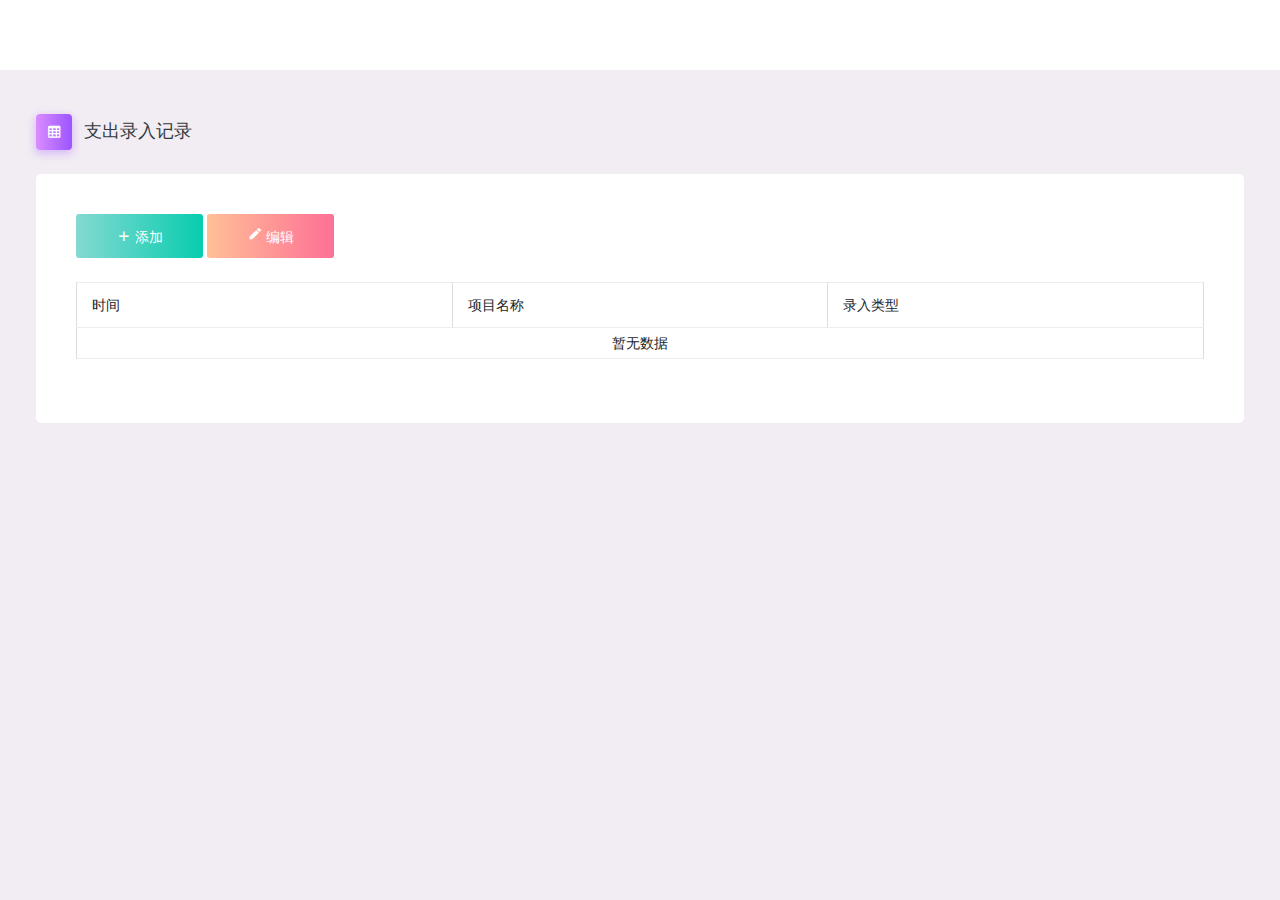
<file: static/resulttransformer/pages/reward/outreward.html>
<!DOCTYPE html>
<html lang="en">
  <head>
    <!-- Required meta tags -->
    <meta charset="utf-8">
    <meta name="viewport" content="width=device-width, initial-scale=1, shrink-to-fit=no">
    <title>Projects</title>
    <!-- plugins:css -->
    <link rel="stylesheet" href="../../assets/vendors/mdi/css/materialdesignicons.min.css">
    <link rel="stylesheet" href="../../assets/vendors/css/vendor.bundle.base.css">
    <!-- endinject -->
    <!-- Plugin css for this page -->
    <!-- End plugin css for this page -->
    <!-- inject:css -->
    <!-- endinject -->
    <!-- Layout styles -->
    <link rel="stylesheet" href="../../assets/css/style.css">
    <link rel="stylesheet" href="../../assets/css/reward.css">
    <!-- End layout styles -->
    <link rel="shortcut icon" href="../../assets/images/favicon.ico" />
  </head>
  <body>
    <div class="container-scroller">
      <div class="row p-0 m-0 proBanner" id="proBanner">
      </div>
      <!-- partial:partials/_navbar.html -->
      <div class="_navbar"></div>
      <!-- partial -->
      <div id="content" class="container-fluid page-body-wrapper">
        <!-- partial:partials/_sidebar.html -->
        <div class="_sidebar"></div>
        <!-- partial -->
        <div class="main-panel">
          <div class="content-wrapper">
            <!-- title -->
            <div class="page-header">
              <h3 class="page-title">
                <span class="page-title-icon bg-gradient-primary text-white me-2">
                  <i class="mdi mdi-table-large"></i>
                </span> 支出录入记录
              </h3>
              <!-- <nav aria-label="breadcrumb">
                <ol class="breadcrumb">
                  <li class="breadcrumb-item"><a href="#">Forms</a></li>
                  <li class="breadcrumb-item active" aria-current="page">Form elements</li>
                </ol>
              </nav> -->
            </div>
            <!-- end title -->
            <!-- content -->
            <div class="row">
              <div class="col-12 grid-margin stretch-card">
                <div class="card">
                  <div class="card-body">
                    <div class="form-group">
                      <button id="addaward" type="button" class="btn btn-gradient-success btn-icon-text">
                        <i class="mdi mdi-plus"></i> 添加 </button>
                      <button id="toawardlist" type="button" class="btn btn-gradient-warning btn-icon-text">
                        <i class="mdi mdi-keyboard-backspace"></i> 返回 </button>
                      <button id="editaward" type="button" class="btn btn-gradient-danger btn-icon-text">
                        <i class="mdi mdi-border-color"></i> 编辑 </button>
                      <button id="btn" type="button" class="btn btn-gradient-info btn-icon-text">
                        <i class="mdi mdi-download"></i> 下载 </button>
                    </div>
                    <div id="awardlist" class="form-group">
                      <table id="award_list" class="table table-hover table-bordered">
                        <thead>
                          <th>时间</th>
                          <th>项目名称</th>
                          <th>录入类型</th>                          
                        </thead>
                        <tbody>
                          <tr class="award_null list_null"><td colspan="3">暂无数据</td></tr>
                        </tbody>
                      </table>
                    </div>
                    <div id="award_content">
                      <div class="form-group" style="overflow-x: auto;">
                        <table id="projects" class="table table-hover table-bordered">
                          <thead>
                            <th style="min-width: 75px;">项目名称</th>
                            <th>签约状态</th>
                            <th style="display:none">po号</th>
                            <th style="display:none">合同号</th>
                            <th>税后金额 / 合同金额(万元)</th>
                            <th style="display:none">成本(万元)</th>
                            <th>支出供应商(万元)</th>
                            <th style="display:none">支出供应商含税(万元)</th>
                            <th style="display:none">本次已到款(万元)</th>
                            <th>项目奖金总数(万元)</th>
                            <th style="display:none">销售奖金总数(万元)</th>
                            <th>本次应发项目奖金(万元)</th>
                            <th style="display:none">进池子的奖金(万元)</th>
                            <th>剩余项目奖金(万元)</th>
                            <th style="width: 44px;" class="addstyle">操作</th>
                          </thead>
                          <tbody>
                            <tr class="project_null list_null"><td colspan="14">暂无数据</td></tr>
                          </tbody>
                        </table>
                      </div>
                      <div class="form-group">
                        <button id="addproject" type="button" class="btn btn-gradient-success btn-sm btn-icon-text addstyle"><i class="mdi mdi-plus"></i> 加一行 </button>
                      </div>
                      <div class="row form-group">
                        <div style="display: none;" class="col-sm-2">
                          <label>本次应发销售奖金<br>(已扣8.3%,单位：万元):</label>
                          <input id="saleaward" value="0" class="form-control form-control-sm" />
                        </div>
                        <div style="display: none;" class="col-sm-2">
                          <label>本次应发销售税费<br>(8%,单位：万元):</label>
                          <input id="saleawardtax" value="0" class="form-control form-control-sm" readonly="readonly"/>
                        </div>
                        <div style="display: none;" class="col-sm-1">
                          <label>使用池子奖金<br>(万元):</label>
                          <input id="poolaward" value="0" class="form-control form-control-sm" />
                        </div>
                        <div style="display: none;" class="col-sm-1">
                          <label>进池子总奖金<br>(万元):</label>
                          <input id="poolmoney" value="0" class="form-control form-control-sm" />
                        </div>
                        <div style="display: none;" class="col-sm-2">
                          <label>池子奖金总数<br>(万元):</label>
                          <input id="totalpool" value="0" class="form-control form-control-sm" readonly="readonly" />
                        </div>

                        <div style="display: none;" class="col-sm-2">
                          <label>支出供应商<br>(已扣8%,单位：万元):</label>
                          <input id="totalpaymoney" value="0" class="form-control form-control-sm" />
                        </div>
                        <div class="col-sm-2">
                          <label>支出供应商含税<br>(含8%,单位：万元):</label>
                          <input id="totalpaymoneyaddtax" value="0" class="form-control form-control-sm" />
                        </div>
                        <div class="col-sm-2">
                          <label>支出供应商税费<br>(8%,单位：万元):</label>
                          <input id="totalpaymoneytax" value="0" class="form-control form-control-sm" readonly="readonly"/>
                        </div>
                        <div class="col-sm-2">
                          <label>本次应发奖金总数<br>(已扣8%,单位：万元):</label>
                          <input id="award" value="0" class="form-control form-control-sm" />
                        </div>
                        <div style="display: none;" class="col-sm-2">
                          <label>本次应发奖金总数含税<br>(8%,单位：万元):</label>
                          <input id="awardaddtax" value="0" class="form-control form-control-sm" />
                        </div>
                        <div style="display: none;" class="col-sm-2">
                          <label>本次应发奖金税费<br>(8%,单位：万元):</label>
                          <input id="awardtax" value="0" class="form-control form-control-sm" readonly="readonly"/>
                        </div>

                      </div>
                      <!-- <div class="form-group">
                        <label>共享奖金总数(万元):</label>
                        <div class="col-sm-4"><input id="award" value="0" class="form-control form-control-sm" /></div>
                      </div>
                      <div class="form-group">
                        <label>销售奖金总数(万元):</label>
                        <div class="col-sm-4"><input id="award" value="0" class="form-control form-control-sm" /></div>
                      </div>
                      <div class="form-group">
                        <label>池子奖金总数(万元):</label>
                        <div class="col-sm-4"><input id="award" value="0" class="form-control form-control-sm" /></div>
                      </div> -->
                      <div class="form-group" style="overflow-x: auto;">
                        <table id="score" class="table table-hover table-bordered">
                          <thead>
                            <th style="width: 60px;">序号</th>
                            <th style="min-width: 60px;">姓名</th>
                            <th style="display: none;">难度系数(<span id="troublerate">50</span>%)</th>
                            <th style="display: none;">工时系数(<span id="durationrate">40</span>%)</th>
                            <th style="display: none;">责任等级(<span id="responserate">10</span>%)</th>
                            <th style="display: none;">系数</th>
                            <th style="display: none;">占比(%)</th>
                            <th>项目奖金(元)</th>
                            <th style="display: none;">销售奖金(元)</th>
                            <th style="display: none;">池子奖金(元)</th>
                            <th style="width: 44px;" class="addstyle">操作</th>
                          </thead>
                          <tbody>
                            <tr class="person_null list_null">
                              <td colspan="11">暂无记录</td>
                            </tr>
                          </tbody>
                        </table>
                      </div>
                      <div class="form-group">
                        <button id="addscore" type="button" class="btn btn-gradient-success btn-sm btn-icon-text addstyle"><i class="mdi mdi-plus"></i> 加一行 </button>
                      </div>
                      <div class="form-group">
                        <!-- <button id="reset" class="addstyle">重置</button> -->
                        <!-- <button id="submit" class="addstyle">提交</button> -->
                        <button id="reset" type="button" class="btn btn-gradient-warning btn-icon-text"><i class="mdi mdi-reload btn-icon-prepend"></i> 重置 </button>
                        <button id="submit" type="button" class="btn btn-gradient-primary btn-icon-text"><i class="mdi mdi-file-check btn-icon-prepend"></i> 提交 </button>
                        <span class="submit-tips badge rounded-pill"></span>
                      </div>
                    </div>

                  </div>
                </div>
              </div>
            </div>
            <!-- end content -->
      </div>
      <div class="_footer"></div>
    </div>
    
    <!-- <script src="https://cdn.jsdelivr.net/npm/vue/dist/vue.js"></script> -->
    <script src="http://47.97.159.26:8081/api/v1/fs/fsvc-40CcBVsgfDr4/jquery.min.js"></script>
    <script src="../../assets/js/reward/reward_common.js"></script>
    <script src="../../assets/js/reward/api.js"></script>
    <!-- <script src="http://47.97.159.26:8081/api/v1/fs/fsvc-40CcBVsgfDr4/score.js"></script> -->
    <script src="../../assets/js/reward/outreward.js"></script>

    <!-- plugins:js -->
    <!-- <script src="../../assets/vendors/js/vendor.bundle.base.js"></script> -->
    <script src="../../assets/js/jquery.cookie.js" type="text/javascript"></script>
    <!-- endinject -->
    <!-- Plugin js for this page -->
    <!-- End plugin js for this page -->
    <!-- inject:js -->
    <script src="../../assets/js/off-canvas.js"></script>
    <script src="../../assets/js/hoverable-collapse.js"></script>
    <script src="../../assets/js/misc.js"></script>
    <!-- endinject -->
    <!-- Custom js for this page -->
    <!-- End custom js for this page -->
  </body>
</html>
</file>
<file: static/resulttransformer/assets/vendors/css/vendor.bundle.base.css>
/*
 * Container style
 */
.ps {
  overflow: hidden !important;
  overflow-anchor: none;
  -ms-overflow-style: none;
  touch-action: auto;
  -ms-touch-action: auto;
}

/*
 * Scrollbar rail styles
 */
.ps__rail-x {
  display: none;
  opacity: 0;
  transition: background-color .2s linear, opacity .2s linear;
  -webkit-transition: background-color .2s linear, opacity .2s linear;
  height: 15px;
  /* there must be 'bottom' or 'top' for ps__rail-x */
  bottom: 0px;
  /* please don't change 'position' */
  position: absolute;
}

.ps__rail-y {
  display: none;
  opacity: 0;
  transition: background-color .2s linear, opacity .2s linear;
  -webkit-transition: background-color .2s linear, opacity .2s linear;
  width: 15px;
  /* there must be 'right' or 'left' for ps__rail-y */
  right: 0;
  /* please don't change 'position' */
  position: absolute;
}

.ps--active-x > .ps__rail-x,
.ps--active-y > .ps__rail-y {
  display: block;
  background-color: transparent;
}

.ps:hover > .ps__rail-x,
.ps:hover > .ps__rail-y,
.ps--focus > .ps__rail-x,
.ps--focus > .ps__rail-y,
.ps--scrolling-x > .ps__rail-x,
.ps--scrolling-y > .ps__rail-y {
  opacity: 0.6;
}

.ps .ps__rail-x:hover,
.ps .ps__rail-y:hover,
.ps .ps__rail-x:focus,
.ps .ps__rail-y:focus,
.ps .ps__rail-x.ps--clicking,
.ps .ps__rail-y.ps--clicking {
  background-color: #eee;
  opacity: 0.9;
}

/*
 * Scrollbar thumb styles
 */
.ps__thumb-x {
  background-color: #aaa;
  border-radius: 6px;
  transition: background-color .2s linear, height .2s ease-in-out;
  -webkit-transition: background-color .2s linear, height .2s ease-in-out;
  height: 6px;
  /* there must be 'bottom' for ps__thumb-x */
  bottom: 2px;
  /* please don't change 'position' */
  position: absolute;
}

.ps__thumb-y {
  background-color: #aaa;
  border-radius: 6px;
  transition: background-color .2s linear, width .2s ease-in-out;
  -webkit-transition: background-color .2s linear, width .2s ease-in-out;
  width: 6px;
  /* there must be 'right' for ps__thumb-y */
  right: 2px;
  /* please don't change 'position' */
  position: absolute;
}

.ps__rail-x:hover > .ps__thumb-x,
.ps__rail-x:focus > .ps__thumb-x,
.ps__rail-x.ps--clicking .ps__thumb-x {
  background-color: #999;
  height: 11px;
}

.ps__rail-y:hover > .ps__thumb-y,
.ps__rail-y:focus > .ps__thumb-y,
.ps__rail-y.ps--clicking .ps__thumb-y {
  background-color: #999;
  width: 11px;
}

/* MS supports */
@supports (-ms-overflow-style: none) {
  .ps {
    overflow: auto !important;
  }
}

@media screen and (-ms-high-contrast: active), (-ms-high-contrast: none) {
  .ps {
    overflow: auto !important;
  }
}
</file>
<file: static/resulttransformer/assets/css/reward.css>
/* 
  滚动条左右分开 start
*/
html , body , .container-scroller , .main-panel{
  /* height: 100%; */
}
html{
  /* overflow: hidden; */
}
.content-wrapper {
  overflow: auto;
}
/* 
  滚动条左右分开 end
*/
.auth .brand-logo img{width: 45px;height: 28px;position: relative;top: -2px;}
.auth .brand-logo{
  color: #b66dff;
  font-size: 1.5rem;
  line-height: 48px;
  margin-right: 0;
  padding: 0.25rem 0;
  width: 100%;
}
.navbar .navbar-brand-wrapper .navbar-brand{color: #b66dff;}
.navbar .navbar-brand-wrapper .navbar-brand:hover{color: #b66dff;}
._sidebar{height: calc(100vh - 70px);overflow-y: auto;}
.sidebar{width: 300px;}
.nav-link-title{max-width: 150px;}
.nav-link-get, .nav-link-post{
  width: 230px;
  overflow: hidden;
  text-overflow: ellipsis;
  white-space: nowrap;
  display: inline-block!important;}
.nav-link-get:before{content: "get"!important;color:#FF5E0B!important;}
.nav-link-post:before{content: "post"!important;color:#FF5E0B!important;}
.main-panel{width: 100%;}
.page-body-wrapper{margin-top: 70px;height: calc(100% - 70px);}
.table td{
  width: 150px;
  white-space:break-spaces;
  padding: 0.5rem;
}
#projects.table th,#projects.table td, #addprojectscontainer.table th,#addprojectscontainer.table td {
  width: 100px;
}
#projects.table th, #addprojectscontainer.table th ,#score.table th {
  white-space:break-spaces;
}
#projects.table td, #addprojectscontainer.table td, #score.table td {
  white-space: nowrap;
}
#projects.table td input, #addprojectscontainer.table td input{
  width: 100%;
}
/* #projects select, #addprojectscontainer select { */
select{
  /* position: absolute;
  width: calc(100% - 15px);
  height: 39px;
  left: 2px;
  top: 1px;
  border: solid 1px #fff; */
  width: 100%;
  height: 41px;
  border: 1px solid #ebedf2;
  border-radius: 0.2rem;
}
content{
  max-height: calc(100vh - 200px);
  overflow: scroll;
}
.apiparamname{
  width: 100%!important;
  line-height: 1.5rem;
}

.collapse-title{
  width: 100%;
  text-align: left;
}
.view-api{
  display: none;
  position: absolute;
  margin-left: 120px;
}
.flex_box {
  display: flex;
  flex-direction: row;
  width: 100%;
}
.flex_left{
  min-width:150px;
  /* border: solid 1px #000; */
  display: flex !important;
  flex-direction: column !important;
}
.flex_right{
  /* border: solid 1px #000; */
  width: calc(100% - 150px);
}
#projects input{
  width: min-content;
}
a{
  color:#000;
}
a.active{
  color:#b66dff;
}
select.form-control{color: #000;}
td, th{
  border:1px solid #ddd;
  padding:3px;
  width: 150px;
  text-align: left;
}
.list_null td {
  text-align: center;
}
.navbar .navbar-brand-wrapper .navbar-brand img{
  width: 45px;
  position: relative;
  top: -2px;
}
#award_content{
  display: none;
}
#toawardlist {
  display: none;
}
#topersonlist{
  display: none;
}
#btn{
  display: none;
}
.modal-content{
  background-color: #fff;
}
.edit-tips{
  display: none;
}
.transform-tips {
  position: fixed;
  top:90px;
  right: 35px;
  text-align: center;
  min-width: 300px;
  /* z-index:1030; */
  z-index:1029;
}
.dropdown .dropdown-menu .dropdown-item:hover{
  color: #000;
}

.nav-item{position: relative;}

.nav-item:hover > .history-del-btn{display: inline-block;}

.history-del-btn { 
  cursor: pointer; 
  position: absolute; 
  right: 20px; 
  top: 5px; 
  display: none; 
  color:#fe7c96
}

.btn-publish,.btn-unpublish{display: none;}
</file>
